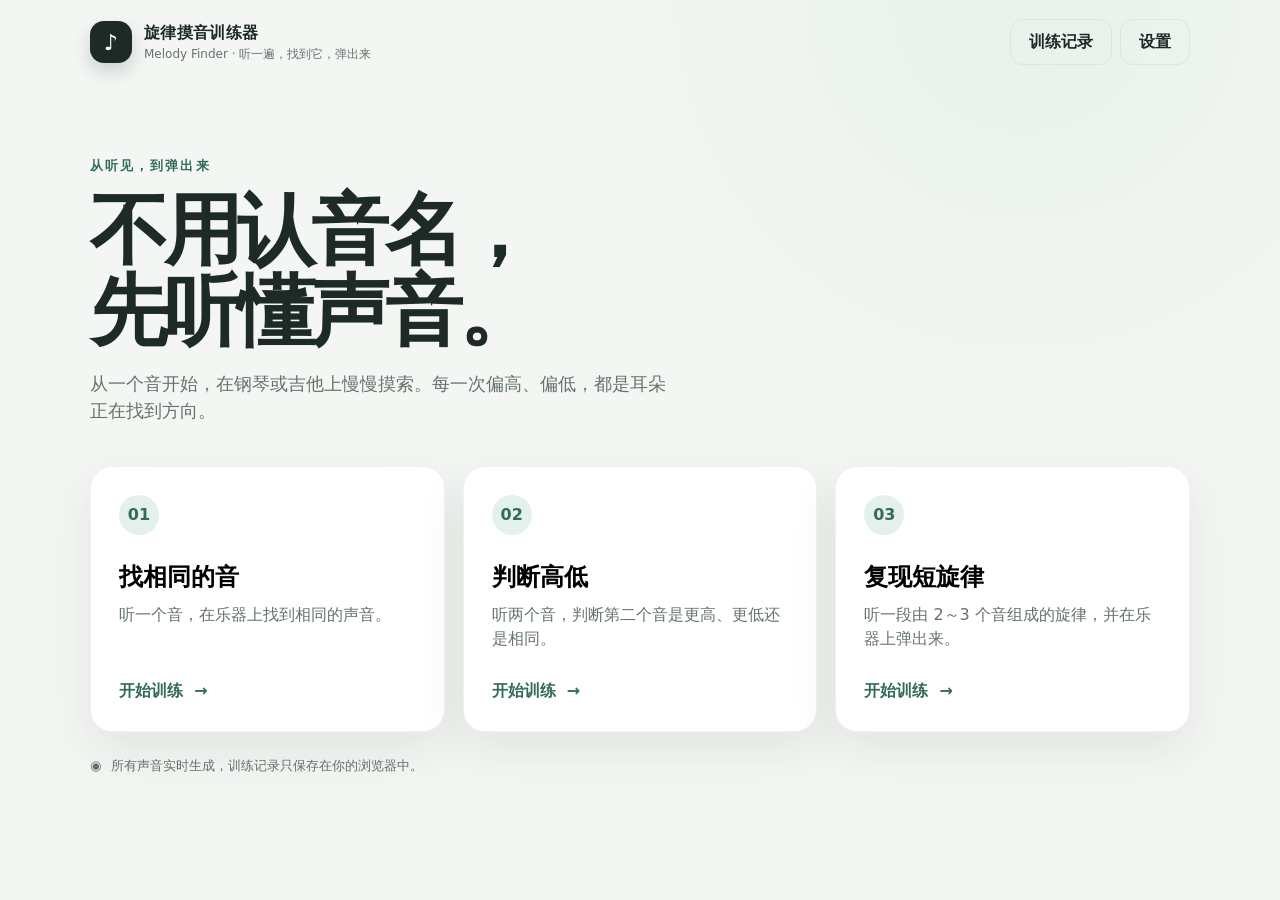
<file: apps/初级练耳/index.html>
<!doctype html>
<html lang="zh-CN">
<head>
  <meta charset="utf-8">
  <meta name="viewport" content="width=device-width,initial-scale=1">
  <meta name="description" content="面向零基础学习者的离线旋律听辨训练工具">
  <title>旋律摸音训练器 · Melody Finder</title>
  <style>
    :root{--bg:#f4f6f3;--paper:#fff;--ink:#1d2a25;--muted:#65736d;--line:#dfe6e1;--brand:#326b58;--brand2:#e4f0eb;--accent:#d8864b;--good:#247153;--bad:#a64e46;--shadow:0 18px 48px rgba(35,55,46,.09);--radius:22px}
    *{box-sizing:border-box}html{scroll-behavior:smooth}body{margin:0;min-height:100vh;background:radial-gradient(circle at 80% 0,#e8f1eb 0,transparent 28rem),var(--bg);color:var(--ink);font-family:ui-rounded,"SF Pro Rounded","PingFang SC","Microsoft YaHei",system-ui,sans-serif;line-height:1.5}
    button,input,select{font:inherit}button{border:0;cursor:pointer}.hidden{display:none!important}
    .app{width:min(1100px,calc(100% - 32px));margin:auto;min-height:100vh;padding-bottom:48px}
    header{height:84px;display:flex;align-items:center;justify-content:space-between;gap:18px}.brand{display:flex;align-items:center;gap:12px}.brand-mark{width:42px;height:42px;border-radius:14px;background:var(--ink);color:#fff;display:grid;place-items:center;font-size:22px;box-shadow:0 8px 18px rgba(29,42,37,.18)}.brand-name{font-weight:800;letter-spacing:.02em}.brand-sub{font-size:12px;color:var(--muted)}.top-actions{display:flex;gap:8px;flex-wrap:wrap;justify-content:flex-end}
    .btn{min-height:44px;padding:10px 18px;border-radius:13px;background:#eef1ef;color:var(--ink);font-weight:700;transition:.18s transform,.18s background,.18s box-shadow}.btn:hover{background:#e4e9e6}.btn:active{transform:translateY(1px)}.btn:focus-visible,.mode-card:focus-visible,.key:focus-visible,.fret:focus-visible{outline:3px solid rgba(50,107,88,.28);outline-offset:3px}.btn.primary{background:var(--brand);color:#fff;box-shadow:0 8px 18px rgba(50,107,88,.18)}.btn.primary:hover{background:#285d4b}.btn.ghost{background:transparent;border:1px solid var(--line)}.btn.danger{color:var(--bad)}.btn:disabled{opacity:.45;cursor:not-allowed;transform:none}.icon-btn{padding:9px 12px}
    main{animation:fade .25s ease}.hero{padding:72px 0 42px;max-width:760px}.eyebrow{font-size:13px;text-transform:uppercase;letter-spacing:.16em;color:var(--brand);font-weight:800}.hero h1{font-size:clamp(42px,7vw,78px);line-height:1.04;letter-spacing:-.055em;margin:14px 0 18px}.hero p{color:var(--muted);font-size:18px;margin:0;max-width:580px}
    .mode-grid{display:grid;grid-template-columns:repeat(3,1fr);gap:18px}.mode-card{position:relative;text-align:left;background:var(--paper);border:1px solid rgba(29,42,37,.06);border-radius:var(--radius);padding:28px;min-height:260px;display:flex;flex-direction:column;box-shadow:var(--shadow);transition:.22s transform,.22s box-shadow}.mode-card:hover{transform:translateY(-4px);box-shadow:0 24px 56px rgba(35,55,46,.13)}.mode-num{width:40px;height:40px;border-radius:50%;display:grid;place-items:center;background:var(--brand2);color:var(--brand);font-weight:900}.mode-card h2{font-size:24px;margin:24px 0 8px}.mode-card p{color:var(--muted);margin:0 0 28px}.card-go{margin-top:auto;color:var(--brand);font-weight:800}.home-note{display:flex;gap:10px;align-items:center;color:var(--muted);font-size:13px;margin-top:24px}
    .intro{max-width:700px;margin:55px auto;background:var(--paper);padding:44px;border-radius:28px;box-shadow:var(--shadow);text-align:center}.intro-icon{width:72px;height:72px;border-radius:24px;margin:auto;display:grid;place-items:center;background:var(--brand2);font-size:34px}.intro h1{font-size:34px;margin:22px 0 10px}.intro p{color:var(--muted);font-size:17px}.setting-summary{display:flex;justify-content:center;gap:8px;flex-wrap:wrap;margin:24px 0 30px}.pill{padding:7px 12px;border-radius:999px;background:#f0f3f1;color:#53625b;font-size:13px;font-weight:700}.intro-actions{display:flex;justify-content:center;gap:10px}
    .train-head{background:var(--paper);padding:18px 22px;border-radius:18px;margin:18px 0 14px;box-shadow:0 8px 24px rgba(35,55,46,.06)}.progress-row{display:flex;align-items:center;justify-content:space-between;gap:16px}.progress-label{font-weight:800}.mode-label{color:var(--muted);font-size:13px}.progress-track{height:7px;background:#e7ece9;border-radius:99px;margin-top:12px;overflow:hidden}.progress-fill{height:100%;background:var(--brand);width:0;transition:width .35s ease;border-radius:99px}
    .question-card{background:var(--paper);border-radius:var(--radius);padding:28px;box-shadow:var(--shadow)}.question-top{text-align:center}.question-top h1{font-size:27px;margin:0 0 6px}.question-top p{color:var(--muted);margin:0}.play-row{display:flex;justify-content:center;gap:10px;margin:22px 0}.sound-btn{min-width:170px}.sound-wave{display:inline-block;margin-right:8px}.is-playing .sound-wave{animation:pulse .55s ease infinite alternate}
    .direction-actions{display:flex;justify-content:center;gap:12px;margin:28px auto 14px}.direction-btn{width:190px;padding:22px 12px;background:#f2f5f3;border:2px solid transparent;border-radius:17px;font-weight:800;font-size:16px}.direction-btn:hover{border-color:#b9cec4}.direction-btn span{display:block;font-size:28px;color:var(--brand);margin-bottom:4px}
    .feedback{min-height:58px;margin:18px auto 6px;max-width:680px;padding:14px 18px;border-radius:14px;background:#f3f5f4;color:var(--muted);text-align:center;font-weight:700;display:flex;align-items:center;justify-content:center}.feedback.good{background:#e5f3ed;color:var(--good);animation:pop .3s ease}.feedback.bad{background:#f8eae8;color:var(--bad);animation:shake .3s ease}.feedback.info{background:#eef2f0;color:#506159}.question-actions{display:flex;justify-content:center;gap:9px;flex-wrap:wrap;margin-top:16px}
    .visual-direction{height:92px;max-width:280px;margin:12px auto;display:flex;justify-content:center;align-items:center;gap:72px;position:relative}.visual-direction:before{content:"";position:absolute;width:150px;height:1px;background:var(--line);transform:rotate(var(--tilt,0deg))}.pitch-dot{width:18px;height:18px;border-radius:50%;background:var(--brand);z-index:1;box-shadow:0 0 0 7px var(--brand2)}.pitch-dot.second{transform:translateY(var(--offset,0px))}
    .melody-slots{display:flex;align-items:center;justify-content:center;gap:15px;margin:24px 0 12px}.note-slot{width:54px;height:54px;border-radius:50%;border:2px dashed #becbc5;display:grid;place-items:center;color:#91a098;font-weight:800}.note-slot.filled{background:var(--brand2);border-style:solid;border-color:#8cb4a4;color:var(--brand)}.note-slot.wrong{background:#f8eae8;border-color:#d8958e;color:var(--bad)}.note-slot.right{background:#e3f3eb;border-color:#78aa96;color:var(--good)}.slot-caption{text-align:center;color:var(--muted);font-size:13px}.compare-row{display:flex;justify-content:center;gap:8px;margin:10px 0}.compare-token{padding:6px 11px;border-radius:99px;background:#f1f3f2;font-size:13px;font-weight:700}
    .instrument-wrap{margin-top:26px;padding-top:23px;border-top:1px solid var(--line)}.instrument-head{display:flex;align-items:center;justify-content:space-between;margin-bottom:14px}.instrument-head strong{font-size:16px}.instrument-help{font-size:13px;color:var(--muted)}
    .piano-scroll{overflow-x:auto;padding:8px 3px 15px}.piano{width:480px;height:240px;position:relative;margin:auto;display:flex;user-select:none}.white-key{position:relative;width:60px;height:230px;background:linear-gradient(#fff,#f8f8f4);border:1px solid #9ca7a1;border-left:0;border-radius:0 0 9px 9px;z-index:1;color:var(--muted);display:flex;align-items:flex-end;justify-content:center;padding-bottom:14px}.white-key:first-child{border-left:1px solid #9ca7a1}.black-key{position:absolute;width:38px;height:142px;background:linear-gradient(145deg,#26322d,#0f1512);border-radius:0 0 7px 7px;z-index:2;color:#fff;align-items:flex-end;justify-content:center;padding-bottom:10px;box-shadow:0 6px 8px rgba(0,0,0,.22)}.key{transition:.09s transform,.12s background}.key:hover{filter:brightness(.97)}.key.pressed{transform:translateY(3px);filter:brightness(.9)}.key.hint{background:#e1b36f!important;box-shadow:inset 0 0 0 4px #ca8243}.key.selected{background:#d8e9e1!important}.key.correct{background:#8fc4ad!important;box-shadow:inset 0 0 0 4px #4b8a70}.key.wrong-key{background:#dca39d!important}.note-name{font-size:12px;font-weight:800}.black-key .note-name{font-size:10px}.keyboard-tip{text-align:center;color:var(--muted);font-size:12px;margin-top:-5px}
    .fretboard-wrap{overflow-x:auto;padding:6px 0 14px}.fretboard{min-width:640px;background:linear-gradient(#8c603f,#71472e);border-radius:16px;padding:28px 22px 22px;position:relative;box-shadow:inset 0 0 18px rgba(42,20,8,.25)}.string-line{height:4px;background:linear-gradient(#f2f0e8,#9b9a91,#f9f7ef);position:absolute;left:22px;right:22px;top:54px;box-shadow:0 2px 2px rgba(0,0,0,.25)}.frets{display:grid;grid-template-columns:.72fr repeat(var(--frets),1fr);position:relative}.fret{height:86px;border-right:4px solid rgba(222,217,197,.78);background:transparent;color:#fff;position:relative}.fret:first-child{border-left:0}.fret:hover{background:rgba(255,255,255,.09)}.fret:after{content:"";width:21px;height:21px;border-radius:50%;background:transparent;position:absolute;top:17px;left:50%;transform:translate(-50%,-50%);transition:.15s}.fret.pressed:after,.fret.selected:after{background:#efc675;box-shadow:0 2px 8px #44210f}.fret.correct:after,.fret.hint:after{background:#9ad2b8;box-shadow:0 0 0 5px rgba(154,210,184,.26)}.fret.wrong-key:after{background:#e49a91}.fret-label{position:absolute;bottom:5px;left:50%;transform:translateX(-50%);font-size:12px;color:#f1dfd2;white-space:nowrap}
    .results{max-width:820px;margin:30px auto}.result-hero{text-align:center;background:var(--paper);padding:38px;border-radius:26px;box-shadow:var(--shadow)}.score-ring{width:132px;height:132px;border-radius:50%;margin:5px auto 18px;display:grid;place-items:center;background:conic-gradient(var(--brand) var(--score),#e5ebe7 0);position:relative}.score-ring:before{content:"";position:absolute;inset:10px;background:#fff;border-radius:50%}.score-ring strong{z-index:1;font-size:32px}.result-hero h1{margin:0 0 6px}.result-hero p{color:var(--muted);margin:0}.stat-grid{display:grid;grid-template-columns:repeat(3,1fr);gap:12px;margin:16px 0}.stat{background:var(--paper);border-radius:17px;padding:18px}.stat small{display:block;color:var(--muted);margin-bottom:5px}.stat strong{font-size:24px}.result-actions{display:flex;justify-content:center;gap:9px;flex-wrap:wrap;margin-top:20px}
    .empty{text-align:center;color:var(--muted);padding:54px 12px}.history{max-width:900px;margin:28px auto}.page-title{display:flex;justify-content:space-between;align-items:end;gap:12px;margin:32px 0 18px}.page-title h1{margin:0;font-size:36px}.page-title p{margin:5px 0 0;color:var(--muted)}.history-list{display:grid;gap:10px}.history-item{display:grid;grid-template-columns:1.3fr 1fr .8fr .7fr .7fr .8fr;align-items:center;gap:10px;background:var(--paper);padding:17px 20px;border-radius:15px}.history-item.header{background:transparent;color:var(--muted);font-size:12px;padding-block:4px}.history-item strong{color:var(--brand)}
    .modal-backdrop{position:fixed;inset:0;background:rgba(16,27,22,.5);backdrop-filter:blur(4px);display:grid;place-items:center;padding:18px;z-index:20}.modal{background:var(--paper);border-radius:24px;width:min(620px,100%);max-height:calc(100vh - 36px);overflow:auto;box-shadow:0 30px 80px rgba(0,0,0,.25);animation:pop .2s ease}.modal-head{position:sticky;top:0;background:rgba(255,255,255,.96);padding:22px 24px 15px;display:flex;justify-content:space-between;align-items:center;z-index:1;border-bottom:1px solid var(--line)}.modal-head h2{margin:0}.modal-body{padding:20px 24px 26px}.setting-group{margin-bottom:23px}.setting-group>label,.setting-title{display:block;font-size:14px;font-weight:800;margin-bottom:9px}.segmented{display:flex;gap:7px;flex-wrap:wrap}.segmented label{position:relative}.segmented input{position:absolute;opacity:0;pointer-events:none}.segmented span{display:block;padding:9px 14px;background:#f0f3f1;border:2px solid transparent;border-radius:11px;font-size:14px;cursor:pointer}.segmented input:checked+span{border-color:var(--brand);background:var(--brand2);color:var(--brand);font-weight:800}.segmented input:focus-visible+span{outline:3px solid rgba(50,107,88,.25)}.range-row{display:flex;align-items:center;gap:12px}.range-row input{flex:1;accent-color:var(--brand)}.notice{position:fixed;left:50%;bottom:24px;transform:translateX(-50%);background:var(--ink);color:#fff;padding:11px 17px;border-radius:11px;z-index:50;box-shadow:var(--shadow);font-size:13px}
    @keyframes fade{from{opacity:0;transform:translateY(5px)}}@keyframes pop{50%{transform:scale(1.02)}}@keyframes shake{25%{transform:translateX(-4px)}75%{transform:translateX(4px)}}@keyframes pulse{to{opacity:.35}}
    @media(max-width:780px){.app{width:min(100% - 20px,1100px)}header{height:auto;padding:16px 0;align-items:flex-start}.brand-sub{display:none}.top-actions .btn{font-size:0;padding:10px 12px}.top-actions .btn:before{font-size:18px}.top-actions [data-action="home"]::before{content:"⌂"}.top-actions [data-action="history"]::before{content:"◷"}.top-actions [data-action="settings"]::before{content:"⚙"}.hero{padding:42px 4px 30px}.mode-grid{grid-template-columns:1fr}.mode-card{min-height:220px}.question-card{padding:22px 14px}.direction-actions{flex-direction:column}.direction-btn{width:100%;padding:14px}.direction-btn span{display:inline;margin-right:8px}.stat-grid{grid-template-columns:repeat(2,1fr)}.history-item{grid-template-columns:1fr 1fr}.history-item.header{display:none}.history-item span:nth-child(n+5){display:none}.intro{padding:30px 20px;margin:28px auto}.instrument-head{align-items:flex-start;flex-direction:column}.page-title h1{font-size:30px}}
    @media(prefers-reduced-motion:reduce){*{animation-duration:.01ms!important;transition-duration:.01ms!important;scroll-behavior:auto!important}}
  </style>
</head>
<body>
  <div class="app">
    <header>
      <div class="brand"><div class="brand-mark" aria-hidden="true">♪</div><div><div class="brand-name">旋律摸音训练器</div><div class="brand-sub">Melody Finder · 听一遍，找到它，弹出来</div></div></div>
      <nav class="top-actions" aria-label="主要导航">
        <button class="btn ghost hidden" data-action="home">返回首页</button>
        <button class="btn ghost" data-action="history">训练记录</button>
        <button class="btn ghost" data-action="settings">设置</button>
      </nav>
    </header>
    <main id="main"></main>
  </div>
  <div id="modalRoot"></div><div id="notice" class="notice hidden" role="status"></div>
  <script>
  (()=>{'use strict';
    const STORAGE={settings:'melodyFinder.settings.v1',history:'melodyFinder.history.v1'};
    const DEFAULTS={instrument:'piano',questionCount:10,playbackSpeed:'normal',hintEnabled:true,difficulty:1,octaveRange:1,autoNext:false,showNoteNames:false,volume:.7,melodyLength:2,guitarString:2,guitarMaxFret:5};
    const DIFFICULTIES={1:{name:'入门',pianoNotes:[60,62]},2:{name:'基础',pianoNotes:[60,62,64]},3:{name:'进阶',pianoNotes:[60,62,64,67,69]}};
    const OPEN_STRINGS={1:64,2:59,3:55};
    const MODE_INFO={singleMatch:{name:'找相同的音',desc:'听一个音，在乐器上找到相同的声音。',icon:'◎'},pitchDirection:{name:'判断高低',desc:'听两个音，判断第二个音是更高、更低还是相同。',icon:'↕'},melodyRepeat:{name:'复现短旋律',desc:'听一段由 2～3 个音组成的旋律，并在乐器上弹出来。',icon:'♫'}};
    const NOTE_NAMES=['C','C♯','D','D♯','E','F','F♯','G','G♯','A','A♯','B'];
    const el={main:document.querySelector('#main'),modal:document.querySelector('#modalRoot'),notice:document.querySelector('#notice'),homeBtn:document.querySelector('[data-action="home"]')};
    let settings=load(STORAGE.settings,DEFAULTS),history=load(STORAGE.history,[]),audioCtx=null,master=null,compressor=null,hammerBuffer=null,activeNodes=[],playToken=0,noticeTimer;
    let state={view:'home',mode:null,totalQuestions:0,currentQuestionIndex:0,targetNotes:[],userNotes:[],attempts:0,replayCount:0,startTime:0,status:'idle',usedAnswerReveal:false,previousTarget:'',questionResults:[],totalAttempts:0,totalReplays:0,directionWrong:0,started:false,playing:false,lastInput:null,comparison:[]};

    function load(key,fallback){try{const x=localStorage.getItem(key);if(!x)return Array.isArray(fallback)?[]:{...fallback};const parsed=JSON.parse(x);return Array.isArray(fallback)?(Array.isArray(parsed)?parsed:[]):{...fallback,...parsed}}catch(e){return Array.isArray(fallback)?[]:{...fallback}}}
    function save(key,value){try{localStorage.setItem(key,JSON.stringify(value));return true}catch(e){showNotice('当前浏览器无法保存训练记录，但不影响本次训练。');return false}}
    function showNotice(text){el.notice.textContent=text;el.notice.classList.remove('hidden');clearTimeout(noticeTimer);noticeTimer=setTimeout(()=>el.notice.classList.add('hidden'),2800)}
    function noteName(m){return NOTE_NAMES[m%12]+(Math.floor(m/12)-1)}
    function modeName(){return MODE_INFO[state.mode]?.name||''}
    function difficultyName(){return DIFFICULTIES[settings.difficulty].name}
    function escapeHtml(s){return String(s).replace(/[&<>"']/g,c=>({'&':'&amp;','<':'&lt;','>':'&gt;','"':'&quot;',"'":'&#39;'}[c]))}
    function setView(view){state.view=view;el.homeBtn.classList.toggle('hidden',view==='home');render()}

    function render(){stopPlayback();if(state.view==='home')renderHome();else if(state.view==='intro')renderIntro();else if(state.view==='training')renderTraining();else if(state.view==='results')renderResults();else if(state.view==='history')renderHistory();}
    function renderHome(){el.main.innerHTML=`<section class="hero"><div class="eyebrow">从听见，到弹出来</div><h1>不用认音名，<br>先听懂声音。</h1><p>从一个音开始，在钢琴或吉他上慢慢摸索。每一次偏高、偏低，都是耳朵正在找到方向。</p></section><section class="mode-grid" aria-label="训练模式">${Object.entries(MODE_INFO).map(([id,m],i)=>`<button class="mode-card" data-mode="${id}"><span class="mode-num">0${i+1}</span><h2>${m.name}</h2><p>${m.desc}</p><span class="card-go">开始训练&nbsp; →</span></button>`).join('')}</section><div class="home-note"><span>◉</span><span>所有声音实时生成，训练记录只保存在你的浏览器中。</span></div>`;el.main.querySelectorAll('[data-mode]').forEach(b=>b.onclick=()=>chooseMode(b.dataset.mode))}
    function chooseMode(mode){state.mode=mode;state.started=false;setView('intro')}
    function renderIntro(){const m=MODE_INFO[state.mode];el.main.innerHTML=`<section class="intro"><div class="intro-icon">${m.icon}</div><h1>${m.name}</h1><p>${m.desc}<br>${state.mode==='melodyRepeat'?'第一个音会先给出，跟着耳朵找到后面的音。':'可以不限次数重听，慢慢比较。'}</p><div class="setting-summary"><span class="pill">${settings.instrument==='piano'?'钢琴':'第 '+settings.guitarString+' 弦吉他'}</span><span class="pill">${settings.octaveRange} 个八度</span><span class="pill">${settings.questionCount} 题</span><span class="pill">${difficultyName()}</span><span class="pill">${settings.playbackSpeed==='slow'?'慢速':'正常速度'}</span>${state.mode==='melodyRepeat'?`<span class="pill">${settings.melodyLength} 个音</span>`:''}</div><div class="intro-actions"><button class="btn ghost" data-back>返回</button><button class="btn primary" data-begin>启用声音并开始</button></div></section>`;el.main.querySelector('[data-back]').onclick=()=>setView('home');el.main.querySelector('[data-begin]').onclick=startTraining}

    async function initAudio(){if(!window.AudioContext&&!window.webkitAudioContext)throw new Error('unsupported');if(!audioCtx){audioCtx=new (window.AudioContext||window.webkitAudioContext)();master=audioCtx.createGain();compressor=audioCtx.createDynamicsCompressor();compressor.threshold.value=-20;compressor.knee.value=18;compressor.ratio.value=3;compressor.attack.value=.004;compressor.release.value=.22;master.gain.value=settings.volume;master.connect(compressor);compressor.connect(audioCtx.destination);hammerBuffer=audioCtx.createBuffer(1,Math.ceil(audioCtx.sampleRate*.035),audioCtx.sampleRate);const data=hammerBuffer.getChannelData(0);for(let i=0;i<data.length;i++)data[i]=(Math.random()*2-1)*Math.pow(1-i/data.length,3)}if(audioCtx.state==='suspended')await audioCtx.resume()}
    async function startTraining(){try{await initAudio()}catch(e){showNotice('当前浏览器不支持所需的音频功能，请使用最新版 Chrome、Edge 或 Safari。');return}state={...state,view:'training',totalQuestions:+settings.questionCount,currentQuestionIndex:0,questionResults:[],totalAttempts:0,totalReplays:0,previousTarget:'',started:true};el.homeBtn.classList.remove('hidden');createNewQuestion()}
    function midiToFrequency(m){return 440*Math.pow(2,(m-69)/12)}
    function stopPlayback(){playToken++;activeNodes.forEach(n=>{try{n.stop()}catch(e){}});activeNodes=[];state.playing=false}
    function soundNote(midi,duration=.5,when=null,token=playToken){if(!audioCtx||token!==playToken)return;const t=when??audioCtx.currentTime,base=midiToFrequency(midi),tail=Math.max(.72,duration*1.65);[[1,1,0],[2,.32,-1.4],[3,.14,1.1],[4,.065,-.7],[5,.028,.6]].forEach(([ratio,level,detune])=>{const osc=audioCtx.createOscillator(),gain=audioCtx.createGain();osc.type='sine';osc.frequency.value=base*ratio;osc.detune.value=detune;const peak=.19*level*Math.min(1.08,Math.pow(440/base,.08));gain.gain.setValueAtTime(.0001,t);gain.gain.exponentialRampToValueAtTime(Math.max(.0001,peak),t+.008+ratio*.0015);gain.gain.exponentialRampToValueAtTime(Math.max(.0001,peak*.34),t+.12);gain.gain.exponentialRampToValueAtTime(.0001,t+tail/(1+(ratio-1)*.16));osc.connect(gain);gain.connect(master);osc.start(t);osc.stop(t+tail+.04);activeNodes.push(osc)});if(hammerBuffer){const hit=audioCtx.createBufferSource(),filter=audioCtx.createBiquadFilter(),gain=audioCtx.createGain();hit.buffer=hammerBuffer;filter.type='bandpass';filter.frequency.value=Math.min(5200,1500+base*3.5);filter.Q.value=.65;gain.gain.setValueAtTime(.014,t);gain.gain.exponentialRampToValueAtTime(.0001,t+.035);hit.connect(filter);filter.connect(gain);gain.connect(master);hit.start(t);hit.stop(t+.04);activeNodes.push(hit)}}
    async function playSequence(notes,isReplay=false){if(state.playing)return;await initAudio();stopPlayback();const token=playToken;state.playing=true;if(isReplay){state.replayCount++;state.totalReplays++;updateLiveMeta()}const duration=settings.playbackSpeed==='slow'?.8:.5,gap=.22;notes.forEach((n,i)=>soundNote(n,duration,audioCtx.currentTime+.06+i*(duration+gap),token));updatePlayButtons(true);setTimeout(()=>{if(token===playToken){state.playing=false;activeNodes=[];updatePlayButtons(false)}},(notes.length*(duration+gap)+.1)*1000)}
    function playInstrumentNote(midi){initAudio().then(()=>{const token=playToken;soundNote(midi,.68,audioCtx.currentTime,token)}).catch(()=>{})}
    function updatePlayButtons(on){document.querySelectorAll('[data-play-question]').forEach(b=>{b.disabled=on;b.classList.toggle('is-playing',on);b.innerHTML=on?'<span class="sound-wave">)))</span> 正在播放':'<span class="sound-wave">◖</span> 再听一次'});document.querySelectorAll('[data-play-answer]').forEach(b=>b.disabled=on)}
    function updateLiveMeta(){const m=document.querySelector('[data-live-meta]');if(m)m.textContent=`尝试 ${state.attempts} 次 · 重播 ${state.replayCount} 次`}

    function getAvailableNotes(){const octaves=+settings.octaveRange||1;if(settings.instrument==='piano'){const base=DIFFICULTIES[settings.difficulty].pianoNotes,notes=[];for(let o=0;o<octaves;o++)base.forEach(n=>notes.push(n+o*12));if(octaves===2)notes.push(84);return[...new Set(notes)].sort((a,b)=>a-b)}const open=OPEN_STRINGS[settings.guitarString],patterns={1:[0,2],2:[0,2,4],3:[0,2,4,5,7]},notes=[];for(let o=0;o<octaves;o++)patterns[settings.difficulty].forEach(f=>notes.push(open+f+o*12));if(octaves===2)notes.push(open+24);return[...new Set(notes)].sort((a,b)=>a-b)}
    function sameTarget(a,b){return a.join(',')===b}
    function pick(arr){return arr[Math.floor(Math.random()*arr.length)]}
    function createNewQuestion(){stopPlayback();state.currentQuestionIndex++;state.userNotes=[];state.attempts=0;state.replayCount=0;state.directionWrong=0;state.usedAnswerReveal=false;state.status='listening';state.startTime=Date.now();state.lastInput=null;state.comparison=[];let target,tries=0;do{target=generateTarget()}while(sameTarget(target,state.previousTarget)&&++tries<12);state.targetNotes=target;state.previousTarget=target.join(',');if(state.mode==='melodyRepeat')state.userNotes=[target[0]];renderTraining();setTimeout(()=>playSequence(target,false),180)}
    function generateTarget(){const notes=getAvailableNotes();if(state.mode==='singleMatch')return[pick(notes)];if(state.mode==='pitchDirection'){let kind;const r=Math.random();kind=r<.4?'higher':r<.8?'lower':'same';if(state.previousTarget){const prev=directionOf(state.previousTarget.split(',').map(Number));if(prev===kind&&Math.random()<.7)kind=pick(['higher','lower','same'].filter(x=>x!==prev))}if(kind==='same'){const n=pick(notes);return[n,n]}const sorted=notes.slice().sort((a,b)=>a-b),lo=pick(sorted.slice(0,-1)),hi=pick(sorted.filter(n=>n>lo));return kind==='higher'?[lo,hi]:[hi,lo]}
      const len=+settings.melodyLength;for(let tries=0;tries<30;tries++){let first=Math.random()<.5?notes[0]:pick(notes),seq=[first];while(seq.length<len){const last=seq[seq.length-1],near=notes.filter(n=>Math.abs(n-last)<=5),idx=near.indexOf(last),options=[near[idx-1],near[idx],near[idx+1]].filter(n=>n!=null);seq.push(pick(options.length?options:[last]))}if(len===2||new Set(seq).size>1)return seq}return len===2?[notes[0],notes[1]||notes[0]]:[notes[0],notes[1]||notes[0],notes[0]]}
    function directionOf(notes){return notes[1]>notes[0]?'higher':notes[1]<notes[0]?'lower':'same'}

    function renderTraining(){const pct=((state.currentQuestionIndex-1)/state.totalQuestions)*100;let prompt=state.mode==='singleMatch'?'请听目标音，然后在乐器上找到相同的声音。':state.mode==='pitchDirection'?'第二个音相对于第一个音，是更高、更低，还是相同？':`第一个音已经给出，请找到后面的 ${settings.melodyLength-1} 个音。`;
      el.main.innerHTML=`<section class="train-head"><div class="progress-row"><div><div class="progress-label">第 ${state.currentQuestionIndex} / ${state.totalQuestions} 题</div><div class="mode-label">${modeName()} · ${difficultyName()}</div></div><div class="mode-label" data-live-meta>尝试 ${state.attempts} 次 · 重播 ${state.replayCount} 次</div></div><div class="progress-track"><div class="progress-fill" style="width:${pct}%"></div></div></section><section class="question-card"><div class="question-top"><h1>${state.mode==='singleMatch'?'找到它':state.mode==='pitchDirection'?'听音高方向':'弹出这段旋律'}</h1><p>${prompt}</p></div><div class="play-row"><button class="btn primary sound-btn" data-play-question><span class="sound-wave">◖</span> 再听一次</button></div><div id="answerArea">${renderAnswerArea()}</div><div id="feedback" class="feedback info">先专心听一遍，再开始作答。</div><div id="questionActions" class="question-actions">${renderQuestionActions()}</div>${state.mode==='pitchDirection'?'':`<div class="instrument-wrap">${renderInstrument()}</div>`}</section>`;
      bindTraining();if(state.mode==='melodyRepeat')markInstrument(state.targetNotes[0],'hint')}
    function renderAnswerArea(){if(state.mode==='singleMatch')return'';if(state.mode==='pitchDirection')return`<div class="direction-actions"><button class="direction-btn" data-direction="higher"><span>↑</span>第二个音更高</button><button class="direction-btn" data-direction="lower"><span>↓</span>第二个音更低</button><button class="direction-btn" data-direction="same"><span>＝</span>两个音相同</button></div><div id="directionVisual"></div>`;return`<div class="melody-slots">${Array.from({length:+settings.melodyLength},(_,i)=>{const n=state.userNotes[i];return`<div class="note-slot ${n!=null?'filled':''}" data-slot="${i}">${i===0?'♪':n!=null?i+1:'○'}</div>`}).join('')}</div><div class="slot-caption">${state.userNotes.length<settings.melodyLength?'点击乐器，依次填入音符':'已填满，可以播放或提交答案'}</div>`}
    function renderQuestionActions(){if(state.mode==='singleMatch')return`<button class="btn ghost" data-reveal>显示答案</button>`;if(state.mode==='pitchDirection')return`<button class="btn ghost hidden" data-reveal>查看答案</button>`;return`<button class="btn ghost" data-delete ${state.userNotes.length<=1?'disabled':''}>删除上一个</button><button class="btn ghost" data-clear ${state.userNotes.length<=1?'disabled':''}>清空重来</button><button class="btn ghost" data-play-answer ${state.userNotes.length<2?'disabled':''}>播放我的答案</button><button class="btn primary" data-submit ${state.userNotes.length<settings.melodyLength?'disabled':''}>提交答案</button>`}
    function renderInstrument(){return`<div class="instrument-head"><div><strong>${settings.instrument==='piano'?'虚拟钢琴':'单弦吉他 · 第 '+settings.guitarString+' 弦'}</strong><div class="instrument-help">${settings.instrument==='piano'?'不用看音名，跟着声音寻找。':'向右音更高，向左音更低。'}</div></div><span class="pill">${settings.showNoteNames?'音名已显示':'音名已隐藏'}</span></div>${settings.instrument==='piano'?renderPiano():renderGuitar()}`}
    function renderPiano(){const end=60+(+settings.octaveRange||1)*12,whites=[],blacks=[];for(let m=60;m<=end;m++){if([0,2,4,5,7,9,11].includes(m%12))whites.push(m);else if(m<end)blacks.push(m)}const width=whites.length*60;return`<div class="piano-scroll"><div class="piano" style="width:${width}px" aria-label="C4 到 ${noteName(end)} 虚拟钢琴">${whites.map(m=>`<button class="white-key key" data-midi="${m}" aria-label="琴键 ${noteName(m)}">${settings.showNoteNames?`<span class="note-name">${noteName(m)}</span>`:''}</button>`).join('')}${blacks.map(m=>{const x=whites.filter(w=>w<m).length*60-19;return`<button class="black-key key" style="left:${x}px" data-midi="${m}" aria-label="琴键 ${noteName(m)}">${settings.showNoteNames?`<span class="note-name">${NOTE_NAMES[m%12]}</span>`:''}</button>`}).join('')}</div></div><div class="keyboard-tip">${settings.octaveRange===1?'也可使用 A W S E D F T G Y H U J K 键弹奏':'键盘可横向滚动；电脑键盘快捷键对应第一个八度'}</div>`}
    function renderGuitar(){const open=OPEN_STRINGS[settings.guitarString],max=(+settings.octaveRange||1)*12;return`<div class="fretboard-wrap"><div class="fretboard" style="--frets:${max};min-width:${Math.max(640,90+max*66)}px"><div class="string-line"></div><div class="frets">${Array.from({length:max+1},(_,f)=>`<button class="fret key" data-midi="${open+f}" aria-label="第 ${f} 品，${noteName(open+f)}"><span class="fret-label">${f===0?'空弦':f+' 品'}${settings.showNoteNames?' · '+noteName(open+f):''}</span></button>`).join('')}</div></div></div>`}
    function bindTraining(){document.querySelector('[data-play-question]').onclick=()=>playSequence(state.targetNotes,true);document.querySelectorAll('[data-midi]').forEach(k=>k.onclick=()=>instrumentInput(+k.dataset.midi,k));document.querySelectorAll('[data-direction]').forEach(b=>b.onclick=()=>checkDirection(b.dataset.direction));const reveal=document.querySelector('[data-reveal]');if(reveal)reveal.onclick=revealAnswer;const del=document.querySelector('[data-delete]');if(del)del.onclick=()=>{if(state.userNotes.length>1)state.userNotes.pop();refreshMelodyUI()};const clear=document.querySelector('[data-clear]');if(clear)clear.onclick=()=>{state.userNotes=[state.targetNotes[0]];state.comparison=[];refreshMelodyUI()};const mine=document.querySelector('[data-play-answer]');if(mine)mine.onclick=()=>playSequence(state.userNotes,false);const submit=document.querySelector('[data-submit]');if(submit)submit.onclick=submitMelody}
    function instrumentInput(midi,key){playInstrumentNote(midi);key.classList.add('pressed');setTimeout(()=>key.classList.remove('pressed'),180);if(state.status==='correct'||state.status==='revealed')return;if(state.mode==='singleMatch')checkSingle(midi);else if(state.mode==='melodyRepeat'&&state.userNotes.length<settings.melodyLength){state.userNotes.push(midi);state.lastInput=midi;markInstrument(midi,'selected');refreshMelodyUI();if(+settings.melodyLength===2)setTimeout(submitMelody,160)}}
    function markInstrument(midi,cls){document.querySelectorAll(`[data-midi="${midi}"]`).forEach(k=>k.classList.add(cls))}
    function setFeedback(text,type='info'){const f=document.querySelector('#feedback');if(!f)return;f.className='feedback '+type;f.textContent=text}
    function checkSingle(midi){state.attempts++;state.totalAttempts++;updateLiveMeta();if(midi===state.targetNotes[0]){markInstrument(midi,'correct');completeQuestion('正确，你找到了相同的音。')}else{markInstrument(midi,'wrong-key');setTimeout(()=>document.querySelectorAll('.wrong-key').forEach(x=>x.classList.remove('wrong-key')),500);const msg=!settings.hintEnabled?'还没有找对，请继续尝试。':midi<state.targetNotes[0]?'这个音偏低，请尝试更高的音。':'这个音偏高，请尝试更低的音。';setFeedback(msg,'bad')}}
    function checkDirection(answer){if(state.status==='correct'||state.status==='revealed')return;state.attempts++;state.totalAttempts++;state.directionWrong++;updateLiveMeta();const correct=directionOf(state.targetNotes);if(answer===correct){const text={higher:'判断正确，第二个音更高。',lower:'判断正确，第二个音更低。',same:'判断正确，两个音相同。'}[correct];showDirectionVisual(correct);completeQuestion(text)}else{let msg='判断不正确，请再听一次。';if(state.directionWrong===2)msg='请重点比较第二个音相对于第一个音的方向。';if(state.directionWrong>=3){msg+=' 现在可以查看答案。';document.querySelector('[data-reveal]').classList.remove('hidden')}setFeedback(msg,'bad')}}
    function showDirectionVisual(dir){const v=document.querySelector('#directionVisual');if(!v)return;const offset=dir==='higher'?-28:dir==='lower'?28:0,tilt=dir==='higher'?-10:dir==='lower'?10:0;v.innerHTML=`<div class="visual-direction" style="--offset:${offset}px;--tilt:${tilt}deg"><i class="pitch-dot"></i><i class="pitch-dot second"></i></div>`}
    function refreshMelodyUI(){const area=document.querySelector('#answerArea'),actions=document.querySelector('#questionActions');area.innerHTML=renderAnswerArea();actions.innerHTML=renderQuestionActions();bindPartialActions();if(state.comparison.length)paintComparison()}
    function bindPartialActions(){const del=document.querySelector('[data-delete]');if(del)del.onclick=()=>{if(state.userNotes.length>1)state.userNotes.pop();state.comparison=[];refreshMelodyUI()};const clear=document.querySelector('[data-clear]');if(clear)clear.onclick=()=>{state.userNotes=[state.targetNotes[0]];state.comparison=[];refreshMelodyUI()};const mine=document.querySelector('[data-play-answer]');if(mine)mine.onclick=()=>playSequence(state.userNotes,false);const submit=document.querySelector('[data-submit]');if(submit)submit.onclick=submitMelody}
    function submitMelody(){if(state.userNotes.length<settings.melodyLength)return;state.attempts++;state.totalAttempts++;updateLiveMeta();state.comparison=state.targetNotes.map((n,i)=>state.userNotes[i]===n?'right':state.userNotes[i]>n?'high':'low');paintComparison();if(state.comparison.every(x=>x==='right')){state.targetNotes.forEach(n=>markInstrument(n,'correct'));completeQuestion('太好了，你按顺序弹出了整段旋律。')}else{setFeedback('还差一点：✓ 正确，↑ 偏高，↓ 偏低。可以修改后再次提交。','bad');document.querySelector('#questionActions').insertAdjacentHTML('beforeend','<button class="btn ghost" data-standard>播放标准旋律</button>');document.querySelector('[data-standard]').onclick=()=>playSequence(state.targetNotes,false)}}
    function paintComparison(){state.comparison.forEach((x,i)=>{const slot=document.querySelector(`[data-slot="${i}"]`);if(slot){slot.classList.remove('filled','right','wrong');slot.classList.add(x==='right'?'right':'wrong');slot.textContent=x==='right'?'✓':x==='high'?'↑':'↓'}})}
    function revealAnswer(){if(state.status==='correct'||state.status==='revealed')return;state.usedAnswerReveal=true;state.status='revealed';state.targetNotes.forEach(n=>markInstrument(n,'correct'));if(state.mode==='pitchDirection'){const d=directionOf(state.targetNotes);showDirectionVisual(d);setFeedback({higher:'答案：第二个音更高。',lower:'答案：第二个音更低。',same:'答案：两个音相同。'}[d],'info')}else{playSequence(state.targetNotes,false);setFeedback(`答案已经在乐器上标出：${settings.showNoteNames?state.targetNotes.map(noteName).join('、'):'请再听一次正确的声音。'}`,'info')}finishQuestionButtons()}
    function completeQuestion(text){state.status='correct';setFeedback(`${text} 尝试 ${state.attempts} 次，用时 ${elapsed()} 秒。`,'good');finishQuestionButtons();if(settings.autoNext)setTimeout(()=>{if(state.view==='training'&&(state.status==='correct'||state.status==='revealed'))nextQuestion()},1000)}
    function elapsed(){return Math.max(.1,(Date.now()-state.startTime)/1000).toFixed(1)}
    function finishQuestionButtons(){const seconds=(Date.now()-state.startTime)/1000;state.questionResults.push({correct:!state.usedAnswerReveal,revealed:state.usedAnswerReveal,attempts:state.attempts,replays:state.replayCount,time:seconds});document.querySelectorAll('.direction-btn').forEach(b=>b.disabled=true);document.querySelector('#questionActions').innerHTML=`${state.mode==='melodyRepeat'?'<button class="btn ghost" data-standard>播放标准旋律</button><button class="btn ghost" data-play-answer>播放我的答案</button>':''}<button class="btn primary" data-next>${state.currentQuestionIndex>=state.totalQuestions?'查看结果':'下一题'}</button>`;document.querySelector('[data-next]').onclick=nextQuestion;const std=document.querySelector('[data-standard]');if(std)std.onclick=()=>playSequence(state.targetNotes,false);const mine=document.querySelector('[data-play-answer]');if(mine)mine.onclick=()=>playSequence(state.userNotes,false)}
    function nextQuestion(){if(state.currentQuestionIndex>=state.totalQuestions)finishTraining();else createNewQuestion()}

    function finishTraining(){const qs=state.questionResults,correct=qs.filter(q=>q.correct).length,revealed=qs.filter(q=>q.revealed).length,avg=qs.reduce((s,q)=>s+q.time,0)/Math.max(1,qs.length),record={id:String(Date.now()),date:new Date().toISOString(),mode:state.mode,instrument:settings.instrument,difficulty:settings.difficulty,questionCount:state.totalQuestions,correctCount:correct,revealedCount:revealed,totalAttempts:state.totalAttempts,replayCount:state.totalReplays,averageTime:+avg.toFixed(1)};history=Array.isArray(history)?history:[];history.push(record);history=history.slice(-100);save(STORAGE.history,history);state.result=record;setView('results')}
    function evaluation(score){if(score>=90)return'非常好，你已经能够比较稳定地完成这一组训练。';if(score>=70)return'表现不错，可以继续巩固当前难度。';if(score>=50)return'你已经开始建立音高感觉，建议继续练习当前难度。';return'不必着急，可以降低难度，多使用高低提示。'}
    function renderResults(){const r=state.result,score=Math.round(r.correctCount/r.questionCount*100);el.main.innerHTML=`<section class="results"><div class="result-hero"><div class="score-ring" style="--score:${score}%"><strong>${score}%</strong></div><h1>这一组完成了</h1><p>${evaluation(score)}</p></div><div class="stat-grid"><div class="stat"><small>完成题数</small><strong>${r.questionCount}</strong></div><div class="stat"><small>独立答对</small><strong>${r.correctCount}</strong></div><div class="stat"><small>查看答案</small><strong>${r.revealedCount}</strong></div><div class="stat"><small>总尝试</small><strong>${r.totalAttempts}</strong></div><div class="stat"><small>总重播</small><strong>${r.replayCount}</strong></div><div class="stat"><small>平均用时</small><strong>${r.averageTime}<small> 秒</small></strong></div></div><div class="result-actions"><button class="btn primary" data-again>再练一组</button>${settings.difficulty>1?'<button class="btn ghost" data-level="down">降低难度</button>':''}${settings.difficulty<3?'<button class="btn ghost" data-level="up">提高难度</button>':''}<button class="btn ghost" data-home>返回首页</button></div></section>`;document.querySelector('[data-again]').onclick=startTraining;document.querySelector('[data-home]').onclick=()=>setView('home');document.querySelectorAll('[data-level]').forEach(b=>b.onclick=()=>{settings.difficulty+=b.dataset.level==='up'?1:-1;save(STORAGE.settings,settings);startTraining()})}
    function renderHistory(){const records=(Array.isArray(history)?history:[]).slice(-10).reverse();el.main.innerHTML=`<section class="history"><div class="page-title"><div><h1>训练记录</h1><p>最近 10 组训练，数据仅保存在此浏览器。</p></div>${records.length?'<button class="btn ghost danger" data-clear-history>清空记录</button>':''}</div>${records.length?`<div class="history-list"><div class="history-item header"><span>日期</span><span>模式</span><span>乐器</span><span>难度</span><span>正确率</span><span>平均用时</span></div>${records.map(r=>`<div class="history-item"><span>${new Date(r.date).toLocaleString('zh-CN',{month:'2-digit',day:'2-digit',hour:'2-digit',minute:'2-digit'})}</span><span>${MODE_INFO[r.mode]?.name||r.mode}</span><span>${r.instrument==='piano'?'钢琴':'吉他'}</span><span>${DIFFICULTIES[r.difficulty]?.name||r.difficulty}</span><strong>${Math.round(r.correctCount/r.questionCount*100)}%</strong><span>${r.averageTime} 秒</span></div>`).join('')}</div>`:'<div class="empty">还没有训练记录。完成第一组练习后，这里会出现你的进步。</div>'}</section>`;const clear=document.querySelector('[data-clear-history]');if(clear)clear.onclick=()=>confirmModal('清空训练记录','确定清空全部训练记录吗？此操作无法撤销。',()=>{history=[];save(STORAGE.history,history);renderHistory()})}

    function openSettings(){const s=settings;el.modal.innerHTML=`<div class="modal-backdrop" data-close-modal><section class="modal" role="dialog" aria-modal="true" aria-labelledby="settingsTitle"><div class="modal-head"><h2 id="settingsTitle">训练设置</h2><button class="btn icon-btn" data-x aria-label="关闭">×</button></div><div class="modal-body"><div class="setting-group"><div class="setting-title">乐器类型</div>${radio('instrument',[['piano','钢琴'],['guitar','吉他']],s.instrument)}</div><div class="setting-group guitar-only ${s.instrument==='guitar'?'':'hidden'}"><div class="setting-title">吉他弦</div>${radio('guitarString',[[1,'第1弦'],[2,'第2弦'],[3,'第3弦']],s.guitarString)}</div><div class="setting-group"><div class="setting-title">音域范围</div>${radio('octaveRange',[[1,'一个八度'],[2,'两个八度']],s.octaveRange)}<div class="instrument-help" style="margin-top:7px">钢琴为 C4–C5 / C4–C6；吉他对应 12 / 24 个品位。</div></div><div class="setting-group"><div class="setting-title">每组题数</div>${radio('questionCount',[[5,'5题'],[10,'10题'],[20,'20题']],s.questionCount)}</div><div class="setting-group"><div class="setting-title">题目难度</div>${radio('difficulty',[[1,'入门 · 2音'],[2,'基础 · 3音'],[3,'进阶 · 5音']],s.difficulty)}</div><div class="setting-group"><div class="setting-title">播放速度</div>${radio('playbackSpeed',[['slow','慢'],['normal','正常']],s.playbackSpeed)}</div><div class="setting-group"><div class="setting-title">短旋律长度</div>${radio('melodyLength',[[2,'两个音'],[3,'三个音']],s.melodyLength)}</div><div class="setting-group"><div class="setting-title">辅助选项</div>${radio('hintEnabled',[[true,'开启高低提示'],[false,'关闭高低提示']],s.hintEnabled)}<div style="height:7px"></div>${radio('showNoteNames',[[false,'隐藏音名'],[true,'显示音名']],s.showNoteNames)}<div style="height:7px"></div>${radio('autoNext',[[false,'手动下一题'],[true,'答对后自动下一题']],s.autoNext)}</div><div class="setting-group"><label for="volume">音量 <span id="volumeValue">${Math.round(s.volume*100)}%</span></label><div class="range-row"><span>◖</span><input id="volume" name="volume" type="range" min="0" max="1" step=".05" value="${s.volume}"><span>◕</span></div></div><button class="btn primary" style="width:100%" data-save-settings>保存设置</button></div></section></div>`;const backdrop=el.modal.querySelector('.modal-backdrop');backdrop.onclick=e=>{if(e.target===backdrop)closeModal()};el.modal.querySelector('[data-x]').onclick=closeModal;el.modal.querySelectorAll('input[name="instrument"]').forEach(x=>x.onchange=()=>el.modal.querySelectorAll('.guitar-only').forEach(g=>g.classList.toggle('hidden',x.value!=='guitar')));el.modal.querySelector('#volume').oninput=e=>el.modal.querySelector('#volumeValue').textContent=Math.round(e.target.value*100)+'%';el.modal.querySelector('[data-save-settings]').onclick=saveSettingsFromModal;setTimeout(()=>el.modal.querySelector('[data-x]').focus(),0)}
    function radio(name,options,value){return`<div class="segmented">${options.map(([v,label])=>`<label><input type="radio" name="${name}" value="${v}" ${String(v)===String(value)?'checked':''}><span>${label}</span></label>`).join('')}</div>`}
    function saveSettingsFromModal(){const value=name=>el.modal.querySelector(`input[name="${name}"]:checked`)?.value;settings={instrument:value('instrument'),guitarString:+value('guitarString')||settings.guitarString,guitarMaxFret:settings.guitarMaxFret,octaveRange:+value('octaveRange')||1,questionCount:+value('questionCount'),difficulty:+value('difficulty'),playbackSpeed:value('playbackSpeed'),melodyLength:+value('melodyLength'),hintEnabled:value('hintEnabled')==='true',showNoteNames:value('showNoteNames')==='true',autoNext:value('autoNext')==='true',volume:+el.modal.querySelector('#volume').value};if(master)master.gain.value=settings.volume;save(STORAGE.settings,settings);closeModal();showNotice('设置已保存');if(state.view==='training'){state.currentQuestionIndex--;createNewQuestion()}else render()}
    function closeModal(){el.modal.innerHTML=''}
    function confirmModal(title,text,onConfirm){el.modal.innerHTML=`<div class="modal-backdrop"><section class="modal" style="max-width:430px" role="alertdialog" aria-modal="true"><div class="modal-body" style="padding:28px"><h2 style="margin-top:0">${title}</h2><p style="color:var(--muted)">${text}</p><div class="question-actions" style="justify-content:flex-end"><button class="btn ghost" data-cancel>取消</button><button class="btn danger" data-confirm>确定</button></div></div></section></div>`;el.modal.querySelector('[data-cancel]').onclick=closeModal;el.modal.querySelector('[data-confirm]').onclick=()=>{closeModal();onConfirm()}}
    function goHome(){if(state.view==='training'&&state.status!=='correct'&&state.status!=='revealed')confirmModal('退出本组训练？','本组训练尚未完成，确定退出吗？',()=>setView('home'));else setView('home')}

    document.querySelector('[data-action="settings"]').onclick=openSettings;document.querySelector('[data-action="history"]').onclick=()=>setView('history');document.querySelector('[data-action="home"]').onclick=goHome;
    document.addEventListener('keydown',e=>{if(e.key==='Escape'&&el.modal.innerHTML){closeModal();return}if(el.modal.innerHTML||state.view!=='training'||/INPUT|SELECT|TEXTAREA/.test(document.activeElement.tagName))return;if(e.code==='Space'){e.preventDefault();document.querySelector('[data-play-question]')?.click()}else if(e.key==='Enter'){e.preventDefault();(document.querySelector('[data-submit]:not(:disabled)')||document.querySelector('[data-next]'))?.click()}else if(e.key==='Backspace'){e.preventDefault();document.querySelector('[data-delete]:not(:disabled)')?.click()}else if(state.mode!=='pitchDirection'){const keys='AWSEDFTGYHUJK',i=keys.indexOf(e.key.toUpperCase());if(i>=0)document.querySelector(`[data-midi="${60+i}"]`)?.click()}});
    renderHome();
  })();
  </script>
</body>
</html>
</file>
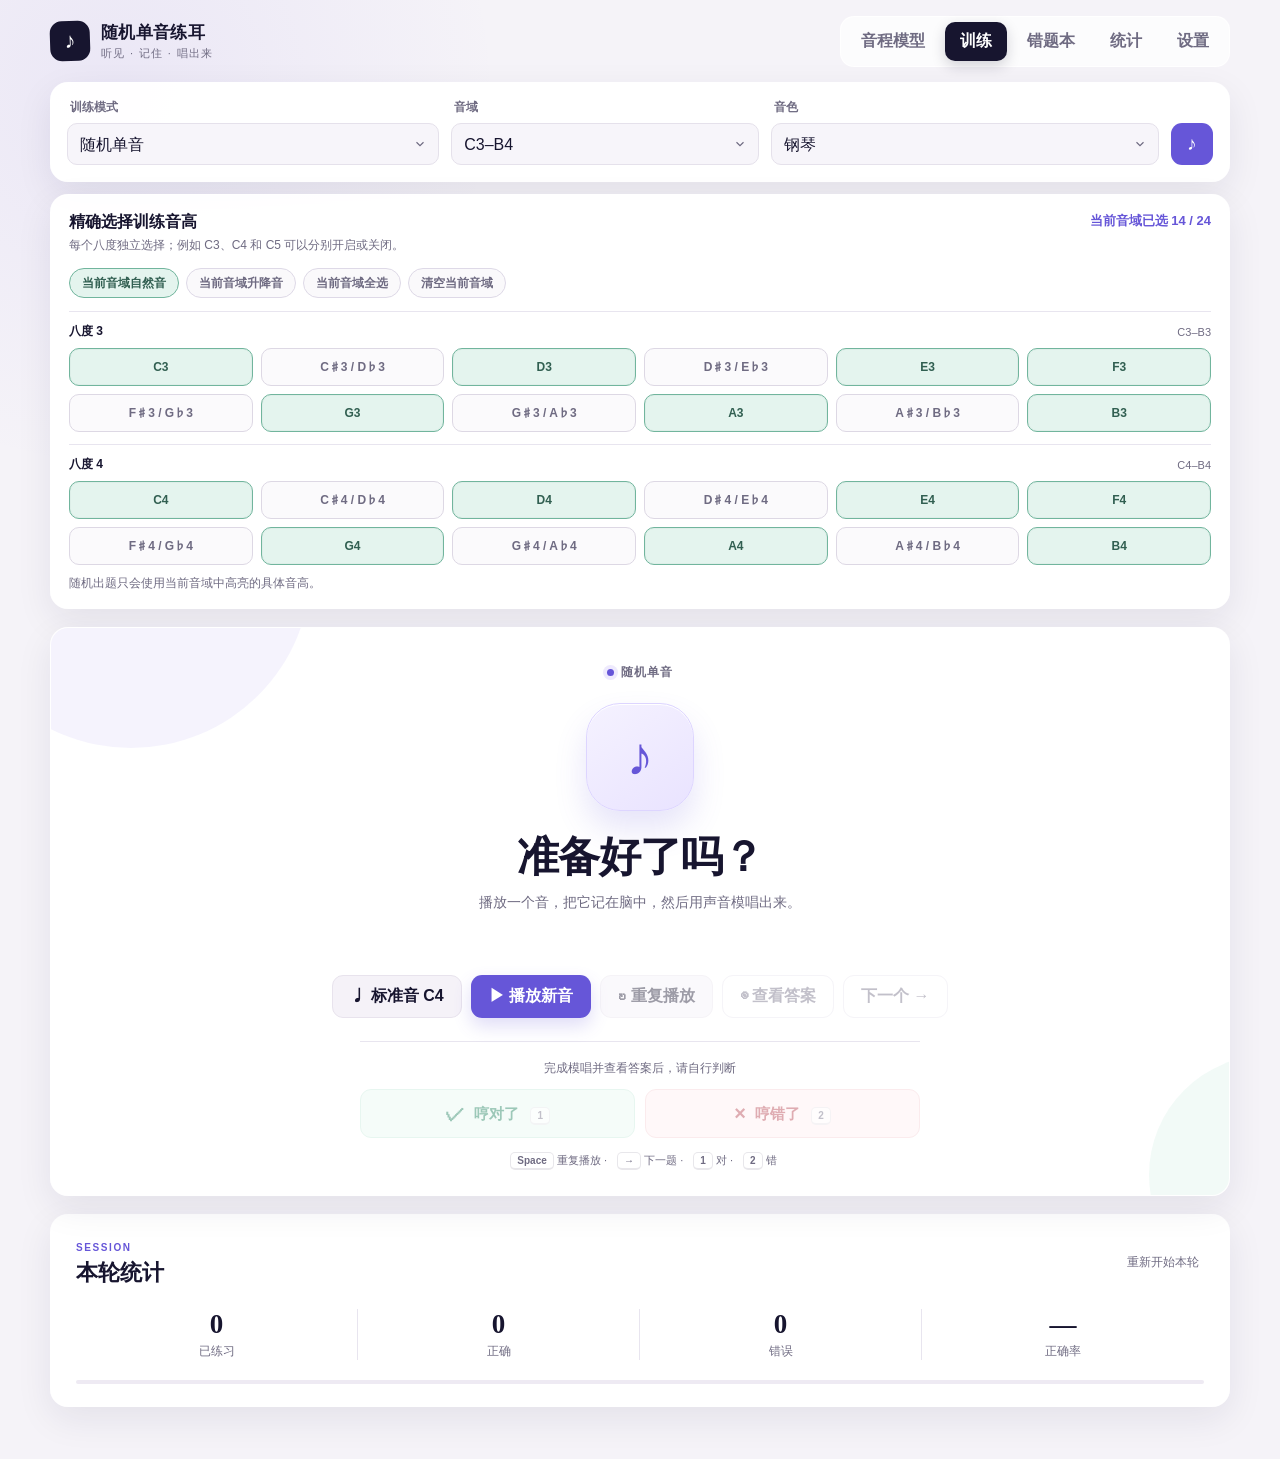
<file: apps/单音训练/index.html>
<!doctype html>
<html lang="zh-CN">
<head>
  <meta charset="UTF-8">
  <meta name="viewport" content="width=device-width, initial-scale=1.0">
  <meta name="theme-color" content="#17152f">
  <title>随机单音练耳</title>
  <link rel="stylesheet" href="style.css">
</head>
<body>
  <div class="app-shell">
    <header class="site-header">
      <a class="brand" href="#" aria-label="随机单音练耳首页">
        <span class="brand-mark" aria-hidden="true">♪</span>
        <span>
          <strong>随机单音练耳</strong>
          <small>听见 · 记住 · 唱出来</small>
        </span>
      </a>
      <nav class="tabs" aria-label="主导航">
        <button class="tab" data-tab="model" type="button">音程模型</button>
        <button class="tab is-active" data-tab="train" type="button">训练</button>
        <button class="tab" data-tab="wrong" type="button">错题本 <span id="wrongBadge" class="badge">0</span></button>
        <button class="tab" data-tab="stats" type="button">统计</button>
        <button class="tab" data-tab="settings" type="button">设置</button>
      </nav>
    </header>

    <main>
      <section id="modelPanel" class="panel" data-panel="model">
        <div class="page-heading interval-model-heading">
          <div>
            <span class="eyebrow">REFERENCE</span>
            <h1>音程模型</h1>
            <p>通过熟悉歌曲建立上行与下行音程的听觉联想。</p>
          </div>
          <div class="interval-model-actions">
            <a class="model-resource-link" href="./assets/音程模型/音程模型.png" target="_blank" rel="noopener">打开高清图</a>
            <a class="model-resource-link" href="./assets/音程模型/音程模型.pdf" target="_blank" rel="noopener">查看原 PDF</a>
          </div>
        </div>
        <figure class="interval-model-card card">
          <div class="interval-model-tip">可在图内上下左右滚动查看；手机端横向滑动可保持文字清晰。</div>
          <div class="interval-model-scroll" tabindex="0" aria-label="音程模型图片查看器">
            <img class="interval-model-image" src="./assets/音程模型/音程模型.png" alt="音程模型：上行与下行音程的歌曲联想图" loading="lazy" decoding="async"/>
          </div>
          <figcaption>资料来源：《音程模型》PDF，已转换为高清图片以提升浏览器和手机兼容性。</figcaption>
        </figure>
      </section>

      <section id="trainPanel" class="panel is-active" data-panel="train">
        <div class="control-strip card">
          <label>
            <span>训练模式</span>
            <select id="modeSelect">
              <option value="random">随机单音</option>
              <option value="natural">自然音专项</option>
              <option value="wrong">错题专项</option>
            </select>
          </label>
          <label>
            <span>音域</span>
            <select id="rangePreset">
              <option value="C2-B2">C2–B2</option>
              <option value="C3-B3">C3–B3</option>
              <option value="C4-B4">C4–B4</option>
              <option value="C5-B5">C5–B5</option>
              <option value="C3-B4">C3–B4</option>
              <option value="C3-B5">C3–B5</option>
              <option value="custom">自定义音域</option>
            </select>
          </label>
          <label>
            <span>音色</span>
            <select id="timbreSelect">
              <option value="piano">钢琴</option>
              <option value="electric">电钢琴</option>
              <option value="sine">正弦波 / 纯音</option>
              <option value="guitar">吉他</option>
              <option value="marimba">木琴 / 马林巴</option>
              <option value="pad">柔和合成器</option>
            </select>
          </label>
          <button id="previewTimbre" class="icon-button" type="button" title="试听当前音色" aria-label="试听当前音色">♪</button>
        </div>

        <div id="customRange" class="custom-range card is-hidden" aria-label="自定义音域">
          <label><span>最低音</span><select id="customMin"></select></label>
          <span class="range-arrow" aria-hidden="true">→</span>
          <label><span>最高音</span><select id="customMax"></select></label>
          <p id="rangeHint" class="field-hint"></p>
        </div>

        <section id="notePicker" class="note-picker card" aria-labelledby="notePickerTitle">
          <div class="note-picker-head">
            <div>
              <h2 id="notePickerTitle">精确选择训练音高</h2>
              <p>每个八度独立选择；例如 C3、C4 和 C5 可以分别开启或关闭。</p>
            </div>
            <strong id="selectedNoteCount">当前音域已选</strong>
          </div>
          <div class="note-presets" aria-label="音符快捷预设">
            <button type="button" data-note-preset="natural">当前音域自然音</button>
            <button type="button" data-note-preset="accidental">当前音域升降音</button>
            <button type="button" data-note-preset="chromatic">当前音域全选</button>
            <button type="button" data-note-preset="clear">清空当前音域</button>
          </div>
          <div id="midiNoteGroups" class="octave-note-groups" aria-label="按八度选择训练音高"></div>
          <p id="notePickerHint" class="note-picker-hint"></p>
        </section>

        <section class="training-stage card" aria-live="polite">
          <div class="stage-kicker"><span id="modeDot" class="status-dot"></span><span id="modeLabel">随机单音</span></div>
          <div id="noteOrb" class="note-orb" aria-hidden="true">
            <span id="orbIcon">♪</span>
          </div>
          <h1 id="stageTitle">准备好了吗？</h1>
          <p id="stageSubtitle">播放一个音，把它记在脑中，然后用声音模唱出来。</p>

          <div id="answerBox" class="answer-box is-hidden">
            <strong id="answerNote">G4</strong>
            <span id="answerFrequency">392.00 Hz</span>
          </div>

          <div class="primary-actions">
            <button id="referenceNoteBtn" class="button button-secondary" type="button"><span aria-hidden="true">♩</span> 标准音 C4</button>
            <button id="newNoteBtn" class="button button-primary" type="button"><span aria-hidden="true">▶</span> 播放新音</button>
            <button id="repeatBtn" class="button button-secondary" type="button" disabled><span aria-hidden="true">↻</span> 重复播放</button>
            <button id="answerBtn" class="button button-ghost" type="button" disabled><span aria-hidden="true">◉</span> 查看答案</button>
            <button id="nextBtn" class="button button-ghost" type="button" disabled>下一个 <span aria-hidden="true">→</span></button>
          </div>

          <div class="self-check">
            <p>完成模唱并查看答案后，请自行判断</p>
            <div>
              <button id="correctBtn" class="button result-button correct" type="button" disabled><span>✓</span> 哼对了 <kbd>1</kbd></button>
              <button id="wrongBtn" class="button result-button wrong" type="button" disabled><span>×</span> 哼错了 <kbd>2</kbd></button>
            </div>
          </div>
          <p class="shortcut-hint"><kbd>Space</kbd> 重复播放 · <kbd>→</kbd> 下一题 · <kbd>1</kbd> 对 · <kbd>2</kbd> 错</p>
        </section>

        <section class="session-summary card" aria-label="本轮统计">
          <div class="summary-heading">
            <div><span class="eyebrow">SESSION</span><h2>本轮统计</h2></div>
            <button id="resetSessionBtn" class="text-button" type="button">重新开始本轮</button>
          </div>
          <div class="metrics">
            <div><strong id="sessionTotal">0</strong><span>已练习</span></div>
            <div><strong id="sessionCorrect">0</strong><span>正确</span></div>
            <div><strong id="sessionWrong">0</strong><span>错误</span></div>
            <div><strong id="sessionRate">—</strong><span>正确率</span></div>
          </div>
          <div class="progress-track"><span id="sessionProgress"></span></div>
        </section>
      </section>

      <section id="wrongPanel" class="panel" data-panel="wrong">
        <div class="page-heading">
          <div><span class="eyebrow">REVIEW</span><h1>错题本</h1><p>多错多练，连续答对 3 次后会移入“已掌握”。</p></div>
          <button id="startWrongPractice" class="button button-primary" type="button">开始错题练习</button>
        </div>
        <div class="segmented" role="tablist" aria-label="错题状态">
          <button class="segment is-active" data-wrong-filter="pending" type="button">待复习 <span id="pendingCount">0</span></button>
          <button class="segment" data-wrong-filter="mastered" type="button">已掌握 <span id="masteredCount">0</span></button>
        </div>
        <div id="wrongList" class="wrong-list"></div>
      </section>

      <section id="statsPanel" class="panel" data-panel="stats">
        <div class="page-heading"><div><span class="eyebrow">PROGRESS</span><h1>训练统计</h1><p>看看你的练习积累和最需要加强的音。</p></div></div>
        <div class="stats-grid">
          <section class="card stat-hero">
            <div class="donut" id="accuracyDonut"><div><strong id="totalRate">—</strong><span>累计正确率</span></div></div>
            <div class="total-metrics">
              <div><span>总练习数</span><strong id="totalAttempts">0</strong></div>
              <div><span>总正确数</span><strong id="totalCorrect">0</strong></div>
              <div><span>总错误数</span><strong id="totalWrong">0</strong></div>
            </div>
          </section>
          <section class="card difficult-card">
            <div class="section-title"><div><span class="eyebrow">TOP NOTES</span><h2>最容易错的音</h2></div></div>
            <div id="difficultNotes" class="difficult-list"></div>
          </section>
        </div>
        <section class="card note-table-card">
          <div class="section-title"><div><span class="eyebrow">DETAIL</span><h2>各音练习明细</h2></div></div>
          <div class="table-wrap">
            <table>
              <thead><tr><th>音符</th><th>练习</th><th>正确</th><th>错误</th><th>正确率</th></tr></thead>
              <tbody id="noteStatsBody"></tbody>
            </table>
          </div>
        </section>
      </section>

      <section id="settingsPanel" class="panel" data-panel="settings">
        <div class="page-heading"><div><span class="eyebrow">PREFERENCES</span><h1>设置</h1><p>设置会自动保存在当前浏览器中。</p></div></div>
        <div class="settings-grid">
          <section class="card settings-card">
            <div class="section-title"><div><span class="eyebrow">PLAYBACK</span><h2>播放参数</h2></div></div>
            <label class="setting-row range-setting">
              <span><strong>音量</strong><small>调整播放响度</small></span>
              <span class="range-control"><input id="volumeRange" type="range" min="0" max="100" step="1"><output id="volumeOutput">70%</output></span>
            </label>
            <label class="setting-row">
              <span><strong>音符持续时间</strong><small>每次播放的长度</small></span>
              <select id="durationSelect">
                <option value="0.5">0.5 秒</option><option value="1">1 秒</option><option value="1.5">1.5 秒</option><option value="2">2 秒</option><option value="3">3 秒</option>
              </select>
            </label>
            <label class="setting-row switch-row">
              <span><strong>自动播放两遍</strong><small>间隔约 500 毫秒后再次播放</small></span>
              <input id="twiceToggle" class="switch" type="checkbox" role="switch">
            </label>
          </section>
          <section class="card settings-card">
            <div class="section-title"><div><span class="eyebrow">DATA</span><h2>数据管理</h2></div></div>
            <div class="data-actions">
              <button id="exportBtn" class="button button-secondary" type="button">导出训练数据</button>
              <button id="importBtn" class="button button-secondary" type="button">导入训练数据</button>
              <input id="importFile" type="file" accept="application/json,.json" hidden>
              <button id="clearDataBtn" class="button danger-outline" type="button">清空训练数据</button>
            </div>
            <p class="data-note">导出文件包含设置、累计统计、错题本和各音练习明细，可用于换设备恢复。</p>
          </section>
        </div>
        <section class="card about-card">
          <span class="about-icon" aria-hidden="true">♫</span>
          <div><h2>练的是“听到并唱出来”</h2><p>本工具不会识别人声，也不会提前显示音名。请先听、在脑中记住音高、完成模唱，再自行判断并按需查看答案。</p></div>
        </section>
      </section>
    </main>
  </div>

  <div id="toast" class="toast" role="status" aria-live="polite"></div>
  <div id="feedback" class="feedback" aria-hidden="true"></div>

  <script src="app.js"></script>
</body>
</html>
</file>
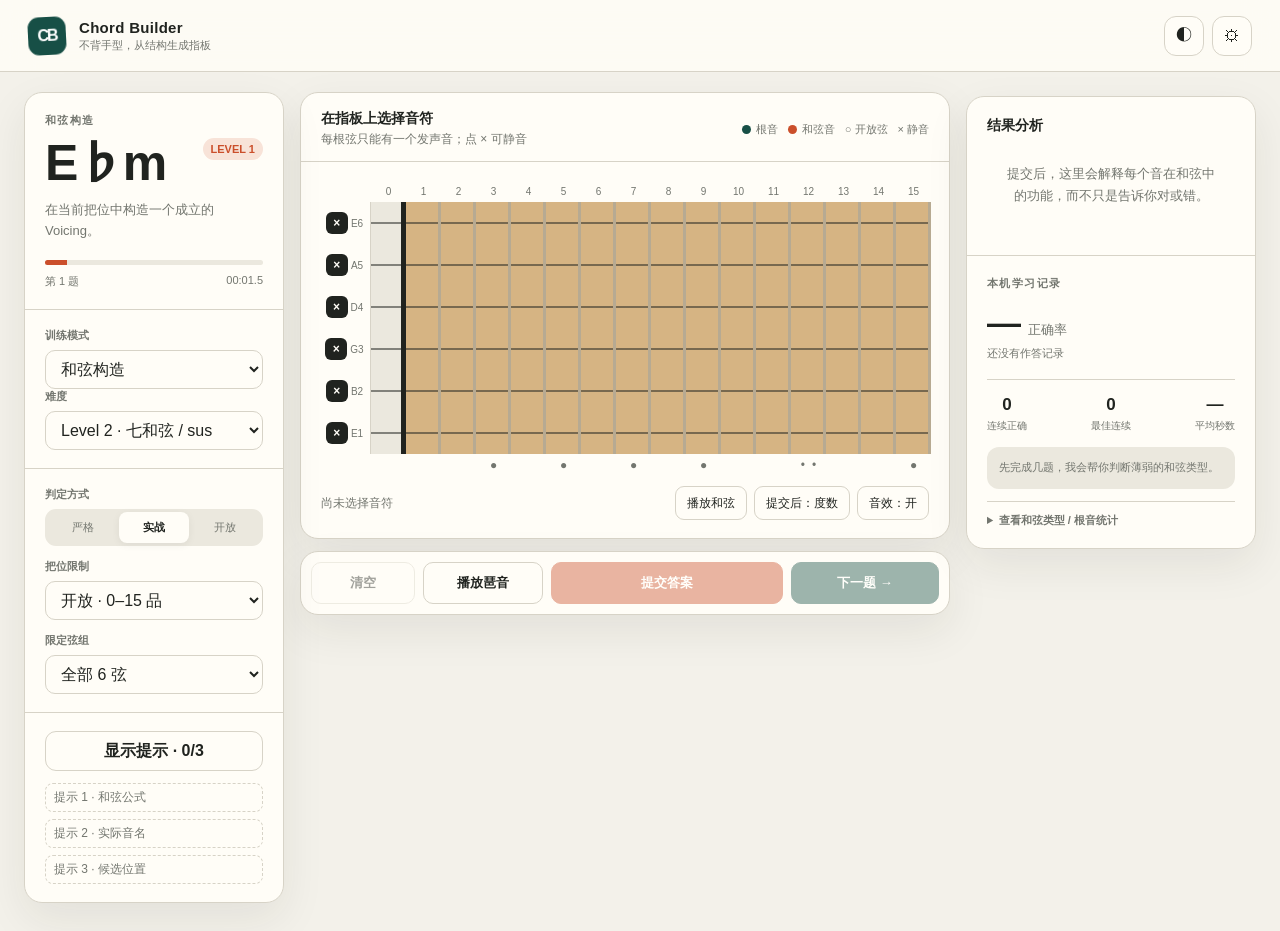
<file: apps/和弦构造器/index.html>
<!doctype html>
<html lang="zh-CN">
<head>
  <meta charset="utf-8">
  <meta name="viewport" content="width=device-width,initial-scale=1,viewport-fit=cover">
  <meta name="description" content="从和弦符号、公式与音名，训练到可演奏的吉他指板 Voicing。">
  <title>Chord Builder · 吉他和弦构造训练器</title>
  <style>
    :root {
      --bg:#f3f1ea; --surface:#fffdf7; --surface-2:#ebe8de; --ink:#20231f;
      --muted:#73766f; --line:#d7d3c7; --accent:#cb4f2b; --accent-2:#174f46;
      --accent-soft:#f8e3d8; --green:#26775e; --red:#bd3e32; --amber:#a36a12;
      --shadow:0 16px 44px rgba(44,40,31,.08); --fret:#b7aa92; --wood:#d6b483;
    }
    [data-theme="dark"] {
      --bg:#151816; --surface:#20231f; --surface-2:#292d29; --ink:#f2eee4;
      --muted:#a5aaa1; --line:#3a3e39; --accent:#ef7a52; --accent-2:#78c4b1;
      --accent-soft:#3a2821; --green:#75c5a3; --red:#ff897d; --amber:#e2ad57;
      --shadow:0 18px 48px rgba(0,0,0,.24); --fret:#746c5d; --wood:#765b3f;
    }
    * { box-sizing:border-box; }
    html { color-scheme:light; }
    html[data-theme="dark"] { color-scheme:dark; }
    body { margin:0; min-width:320px; background:var(--bg); color:var(--ink); font-family:Inter,-apple-system,BlinkMacSystemFont,"Segoe UI","Noto Sans SC",sans-serif; }
    button,select,input { font:inherit; }
    button,select { color:inherit; }
    button { cursor:pointer; }
    button:focus-visible,select:focus-visible,input:focus-visible { outline:3px solid color-mix(in srgb,var(--accent) 35%,transparent); outline-offset:2px; }
    .app { min-height:100vh; }
    .topbar { height:72px; padding:0 28px; display:flex; align-items:center; justify-content:space-between; border-bottom:1px solid var(--line); background:color-mix(in srgb,var(--surface) 82%,transparent); backdrop-filter:blur(16px); position:sticky; top:0; z-index:20; }
    .brand { display:flex; align-items:center; gap:13px; }
    .brand-mark { width:38px; height:38px; border-radius:11px; display:grid; place-items:center; color:#fff; background:var(--accent-2); font-weight:900; letter-spacing:-2px; transform:rotate(-3deg); }
    .brand strong { display:block; font-size:15px; letter-spacing:.02em; }
    .brand span { display:block; margin-top:2px; color:var(--muted); font-size:11px; }
    .top-actions { display:flex; gap:8px; }
    .icon-btn { width:40px; height:40px; border:1px solid var(--line); border-radius:12px; background:var(--surface); display:grid; place-items:center; }
    .workspace { max-width:1760px; margin:0 auto; padding:20px 24px 28px; display:grid; grid-template-columns:260px minmax(0,1fr) 290px; gap:16px; align-items:start; }
    .card { background:var(--surface); border:1px solid var(--line); border-radius:18px; box-shadow:var(--shadow); }
    .left,.right { align-self:start; position:sticky; top:96px; }
    .panel-pad { padding:20px; }
    .eyebrow { color:var(--muted); font-size:11px; font-weight:800; letter-spacing:.13em; text-transform:uppercase; }
    .question-line { display:flex; align-items:flex-start; justify-content:space-between; margin-top:10px; }
    .chord-name { margin:0; font-size:50px; line-height:1; letter-spacing:-.055em; }
    .level-pill { padding:5px 8px; border-radius:999px; background:var(--accent-soft); color:var(--accent); font-size:11px; font-weight:800; }
    .prompt { margin:12px 0 18px; color:var(--muted); font-size:13px; line-height:1.6; min-height:42px; }
    .progress { height:5px; background:var(--surface-2); border-radius:999px; overflow:hidden; }
    .progress > i { display:block; height:100%; width:0%; background:var(--accent); transition:width .25s; }
    .meta-row { margin-top:9px; color:var(--muted); display:flex; justify-content:space-between; font-size:11px; }
    .control-group { padding:18px 20px; border-top:1px solid var(--line); }
    .label { display:block; margin-bottom:7px; color:var(--muted); font-size:11px; font-weight:750; }
    .select { width:100%; height:39px; padding:0 32px 0 11px; border:1px solid var(--line); border-radius:10px; background:var(--surface); }
    .segmented { display:grid; grid-template-columns:repeat(3,1fr); padding:3px; background:var(--surface-2); border-radius:11px; }
    .segmented button { border:0; border-radius:8px; padding:8px 4px; background:transparent; color:var(--muted); font-size:11px; }
    .segmented button.active { background:var(--surface); color:var(--ink); box-shadow:0 2px 8px rgba(0,0,0,.06); font-weight:750; }
    .hint-stack { display:grid; gap:7px; margin-top:12px; }
    .hint-line { display:flex; align-items:center; gap:8px; min-height:29px; padding:5px 8px; border-radius:8px; background:var(--surface-2); font-size:12px; }
    .hint-line b { color:var(--accent); }
    .hint-line.locked { color:var(--muted); background:transparent; border:1px dashed var(--line); }
    .wide-btn { width:100%; min-height:40px; border-radius:11px; border:1px solid var(--line); background:var(--surface); font-weight:700; }
    .wide-btn:hover { border-color:var(--accent); }
    .center { min-width:0; display:grid; grid-template-rows:auto auto; gap:12px; align-self:start; }
    .stage-card { overflow:hidden; }
    .stage-head { padding:17px 20px 13px; display:flex; justify-content:space-between; align-items:center; gap:15px; border-bottom:1px solid var(--line); }
    .stage-title { font-weight:800; font-size:14px; }
    .stage-sub { color:var(--muted); font-size:12px; margin-top:3px; }
    .legend { display:flex; flex-wrap:wrap; justify-content:flex-end; gap:10px; color:var(--muted); font-size:11px; }
    .legend span { display:flex; align-items:center; gap:5px; }
    .dot { width:9px; height:9px; border-radius:50%; background:var(--accent); }
    .dot.root { background:var(--accent-2); }
    .quiz-zone { padding:18px 20px; border-bottom:1px solid var(--line); display:none; }
    .quiz-zone.visible { display:block; }
    .quiz-title { font-size:13px; font-weight:750; margin-bottom:10px; }
    .chips { display:flex; flex-wrap:wrap; gap:8px; }
    .chip { min-width:45px; padding:8px 11px; border:1px solid var(--line); border-radius:999px; background:var(--surface); }
    .chip.selected { background:var(--accent-2); border-color:var(--accent-2); color:#fff; }
    .chip.correct { box-shadow:0 0 0 2px var(--green) inset; }
    .chip.wrong { box-shadow:0 0 0 2px var(--red) inset; }
    .fret-scroll { overflow-x:hidden; padding:18px 18px 10px; }
    .fretboard { width:100%; min-width:0; display:grid; grid-template-columns:52px repeat(var(--frets),minmax(0,1fr)); grid-template-rows:22px repeat(6,42px) 22px; position:relative; user-select:none; }
    .fret-num { display:grid; place-items:center; color:var(--muted); font-size:10px; }
    .string-label { display:flex; align-items:center; justify-content:center; gap:3px; font-size:10px; color:var(--muted); border-right:1px solid var(--line); }
    .mute-toggle { border:0; padding:0; width:22px; height:22px; border-radius:6px; background:var(--surface-2); font-size:12px; font-weight:800; }
    .mute-toggle.active { background:var(--ink); color:var(--surface); }
    .fret-cell { min-width:0; position:relative; border:0; border-right:3px solid var(--fret); background:linear-gradient(180deg,transparent calc(50% - 1px),color-mix(in srgb,var(--ink) 52%,transparent) calc(50% - 1px),color-mix(in srgb,var(--ink) 52%,transparent) calc(50% + 1px),transparent calc(50% + 1px)),var(--wood); padding:0; }
    .fret-cell.open { background:linear-gradient(180deg,transparent calc(50% - 1px),color-mix(in srgb,var(--ink) 52%,transparent) calc(50% - 1px),color-mix(in srgb,var(--ink) 52%,transparent) calc(50% + 1px),transparent calc(50% + 1px)),var(--surface-2); border-right:5px solid var(--ink); }
    .fret-cell.disabled { opacity:.23; cursor:not-allowed; }
    .fret-cell.string-disabled { opacity:.12; cursor:not-allowed; }
    .note-marker { position:absolute; left:50%; top:50%; translate:-50% -50%; width:29px; height:29px; border-radius:50%; display:grid; place-items:center; background:var(--accent); color:#fff; font-size:10px; font-weight:850; box-shadow:0 3px 8px rgba(0,0,0,.18); z-index:2; }
    .note-marker.root { background:var(--accent-2); }
    .note-marker.wrong { background:var(--red); }
    .candidate::after { content:""; position:absolute; left:50%; top:50%; translate:-50% -50%; width:14px; height:14px; border-radius:50%; background:color-mix(in srgb,var(--accent-2) 28%,transparent); border:1px solid color-mix(in srgb,var(--accent-2) 48%,transparent); }
    .answer-position::after { width:18px; height:18px; background:color-mix(in srgb,var(--green) 22%,transparent); border:2px solid color-mix(in srgb,var(--green) 72%,transparent); }
    .inlay { display:grid; place-items:center; color:var(--muted); font-size:12px; }
    .inlay.double { letter-spacing:7px; padding-left:7px; }
    .fretboard-foot { padding:0 20px 18px; display:flex; justify-content:space-between; align-items:center; gap:12px; }
    .selection-summary { color:var(--muted); font-size:12px; }
    .mini-actions { display:flex; gap:7px; }
    .mini-btn { height:34px; padding:0 11px; border:1px solid var(--line); border-radius:9px; background:var(--surface); font-size:12px; }
    .action-bar { padding:10px; display:grid; grid-template-columns:104px 120px minmax(180px,1fr) 148px; gap:8px; align-self:start; }
    .action-btn { height:42px; min-height:42px; padding:0 14px; border-radius:10px; border:1px solid var(--line); background:var(--surface); font-weight:800; font-size:13px; }
    .action-btn.primary { border-color:var(--accent); background:var(--accent); color:white; }
    .action-btn.next { border-color:var(--accent-2); background:var(--accent-2); color:white; }
    .action-btn:disabled { opacity:.42; cursor:not-allowed; }
    .status-empty { color:var(--muted); padding:28px 20px; text-align:center; font-size:13px; line-height:1.7; }
    .result { padding:20px; display:none; }
    .result.visible { display:block; }
    .result-banner { border-radius:13px; padding:14px; display:flex; gap:11px; align-items:flex-start; }
    .result-banner.success { background:color-mix(in srgb,var(--green) 12%,var(--surface)); }
    .result-banner.incomplete { background:color-mix(in srgb,var(--amber) 12%,var(--surface)); }
    .result-banner.error { background:color-mix(in srgb,var(--red) 10%,var(--surface)); }
    .result-icon { font-size:20px; font-weight:900; }
    .result-banner.success .result-icon { color:var(--green); }
    .result-banner.incomplete .result-icon { color:var(--amber); }
    .result-banner.error .result-icon { color:var(--red); }
    .result-title { font-size:14px; font-weight:850; }
    .result-desc { margin-top:4px; color:var(--muted); font-size:12px; line-height:1.55; }
    .analysis-grid { display:grid; gap:0; margin-top:14px; }
    .analysis-row { display:grid; grid-template-columns:76px 1fr; gap:8px; padding:9px 0; border-bottom:1px solid var(--line); font-size:12px; line-height:1.55; }
    .analysis-row:last-child { border-bottom:0; }
    .analysis-row dt { color:var(--muted); }
    .analysis-row dd { margin:0; font-weight:650; }
    .stat-line { display:grid; grid-template-columns:1fr auto; align-items:center; gap:9px; margin-top:10px; font-size:12px; }
    .stat-bar { grid-column:1/-1; height:5px; background:var(--surface-2); border-radius:9px; overflow:hidden; }
    .stat-bar i { display:block; height:100%; background:var(--accent-2); }
    .right h3 { margin:0; font-size:14px; }
    .summary-number { margin-top:12px; font-size:34px; font-weight:850; letter-spacing:-.04em; }
    .summary-number span { color:var(--muted); font-size:13px; font-weight:500; letter-spacing:0; }
    .summary-meta { color:var(--muted); font-size:11px; margin-top:4px; }
    .streak { display:flex; justify-content:space-between; margin-top:18px; padding-top:15px; border-top:1px solid var(--line); }
    .streak div { text-align:center; }
    .streak b { display:block; font-size:17px; }
    .streak span { color:var(--muted); font-size:10px; }
    .coach { margin-top:14px; padding:12px; border-radius:12px; background:var(--surface-2); color:var(--muted); font-size:11px; line-height:1.6; }
    .stats-detail { margin-top:12px; border-top:1px solid var(--line); padding-top:11px; }
    .stats-detail summary { cursor:pointer; color:var(--muted); font-size:11px; font-weight:750; }
    .stats-columns { display:grid; grid-template-columns:1fr 1fr; gap:12px; margin-top:10px; }
    .stats-columns h4 { margin:0 0 6px; font-size:11px; }
    .detail-row { display:flex; justify-content:space-between; gap:8px; padding:4px 0; color:var(--muted); font-size:10px; border-bottom:1px dotted var(--line); }
    .settings-pop { position:fixed; inset:0; z-index:40; background:rgba(0,0,0,.32); display:none; place-items:center; padding:20px; }
    .settings-pop.open { display:grid; }
    .settings-card { width:min(480px,100%); max-height:85vh; overflow:auto; background:var(--surface); border:1px solid var(--line); border-radius:20px; box-shadow:var(--shadow); }
    .settings-head { display:flex; justify-content:space-between; align-items:center; padding:19px 20px; border-bottom:1px solid var(--line); }
    .settings-body { padding:20px; display:grid; gap:18px; }
    .setting-row { display:grid; grid-template-columns:1fr 180px; align-items:center; gap:14px; }
    .setting-row strong { font-size:13px; }
    .setting-row p { margin:3px 0 0; color:var(--muted); font-size:11px; }
    .toast { position:fixed; left:50%; bottom:24px; translate:-50% 20px; opacity:0; pointer-events:none; z-index:60; padding:10px 15px; border-radius:10px; background:var(--ink); color:var(--surface); font-size:12px; transition:.2s; }
    .toast.show { opacity:1; translate:-50% 0; }
    @media (max-width:1180px) {
      .workspace { grid-template-columns:240px minmax(0,1fr); }
      .right { grid-column:1/-1; position:static; display:grid; grid-template-columns:1fr 1fr; gap:14px; background:transparent; border:0; box-shadow:none; }
      .right > * { background:var(--surface); border:1px solid var(--line); border-radius:18px; box-shadow:var(--shadow); }
    }
    @media (max-width:860px) {
      .topbar { padding:0 16px; height:62px; }
      .brand span { display:none; }
      .workspace { padding:14px; grid-template-columns:1fr; }
      .left { position:static; }
      .question-line { align-items:center; }
      .chord-name { font-size:44px; }
      .left .control-group { display:grid; grid-template-columns:1fr 1fr; gap:10px; }
      .left .control-group > * { min-width:0; }
      .hint-stack { grid-column:1/-1; }
      .right { grid-template-columns:1fr; }
      .action-bar { position:sticky; bottom:8px; z-index:12; box-shadow:var(--shadow); }
    }
    @media (max-width:560px) {
      .brand strong { font-size:13px; }
      .left .control-group { grid-template-columns:1fr; }
      .stage-head { align-items:flex-start; }
      .legend { display:none; }
      .action-bar { grid-template-columns:1fr 1fr; }
      .action-btn.primary,.action-btn.next { grid-column:auto; }
      .fret-scroll { padding-inline:8px; }
      .fretboard { grid-template-columns:42px repeat(var(--frets),minmax(0,1fr)); grid-template-rows:20px repeat(6,38px) 20px; }
      .note-marker { width:22px; height:22px; font-size:9px; }
      .setting-row { grid-template-columns:1fr; }
    }
  </style>
</head>
<body>
  <div class="app">
    <header class="topbar">
      <div class="brand"><div class="brand-mark">CB</div><div><strong>Chord Builder</strong><span>不背手型，从结构生成指板</span></div></div>
      <div class="top-actions">
        <button class="icon-btn" id="themeBtn" aria-label="切换深浅色">◐</button>
        <button class="icon-btn" id="settingsBtn" aria-label="打开设置">⚙</button>
      </div>
    </header>

    <main class="workspace">
      <aside class="left card">
        <section class="panel-pad">
          <div class="eyebrow" id="modeEyebrow">和弦构造</div>
          <div class="question-line"><h1 class="chord-name" id="chordName">Bb7</h1><span class="level-pill" id="levelPill">LEVEL 2</span></div>
          <p class="prompt" id="promptText">在当前把位中构造一个成立的 Voicing。</p>
          <div class="progress"><i id="roundProgress"></i></div>
          <div class="meta-row"><span id="roundCount">第 1 题</span><span id="timer">00:00.0</span></div>
        </section>
        <section class="control-group">
          <div><label class="label" for="trainingMode">训练模式</label><select class="select" id="trainingMode"><option value="construct">和弦构造</option><option value="formula">公式 → 指板</option><option value="notes">音名 → 指板</option><option value="locate">寻找指定和弦音</option><option value="family">和弦家族变化</option><option value="mistakes">错题训练</option></select></div>
          <div><label class="label" for="difficulty">难度</label><select class="select" id="difficulty"><option value="1">Level 1 · 大小三和弦</option><option value="2" selected>Level 2 · 七和弦 / sus</option><option value="3">Level 3 · 6 / add9 / ø</option><option value="4">Level 4 · 延伸和弦</option></select></div>
        </section>
        <section class="control-group">
          <label class="label">判定方式</label>
          <div class="segmented" id="judgeMode"><button data-value="strict">严格</button><button class="active" data-value="practical">实战</button><button data-value="open">开放</button></div>
          <div style="margin-top:13px"><label class="label" for="fretRange">把位限制</label><select class="select" id="fretRange"><option value="0-15">开放 · 0–15 品</option><option value="0-5">开放把位 · 0–5 品</option><option value="1-5">1–5 品</option><option value="3-7">3–7 品</option><option value="5-9">5–9 品</option><option value="7-12">7–12 品</option><option value="random4">随机 4 品窗口</option></select></div>
          <div style="margin-top:13px"><label class="label" for="stringGroup">限定弦组</label><select class="select" id="stringGroup"><option value="all">全部 6 弦</option><option value="0,1,2,3">低音四弦 · 6–3</option><option value="1,2,3,4">中间四弦 · 5–2</option><option value="2,3,4,5">高音四弦 · 4–1</option></select></div>
        </section>
        <section class="control-group">
          <button class="wide-btn" id="hintBtn">显示提示 · 0/3</button>
          <div class="hint-stack" id="hintStack">
            <div class="hint-line locked">提示 1 · 和弦公式</div><div class="hint-line locked">提示 2 · 实际音名</div><div class="hint-line locked">提示 3 · 候选位置</div>
          </div>
        </section>
      </aside>

      <section class="center">
        <div class="stage-card card">
          <div class="stage-head"><div><div class="stage-title" id="stageTitle">在指板上选择音符</div><div class="stage-sub" id="stageSub">每根弦只能有一个发声音；点 × 可静音</div></div><div class="legend"><span><i class="dot root"></i>根音</span><span><i class="dot"></i>和弦音</span><span>○ 开放弦</span><span>× 静音</span></div></div>
          <div class="quiz-zone" id="quizZone"><div class="quiz-title" id="quizTitle"></div><div class="chips" id="quizChips"></div></div>
          <div class="fret-scroll"><div class="fretboard" id="fretboard" aria-label="吉他指板"></div></div>
          <div class="fretboard-foot"><div class="selection-summary" id="selectionSummary">尚未选择音符</div><div class="mini-actions"><button class="mini-btn" id="chordBtn">播放和弦</button><button class="mini-btn" id="viewToggle">提交后：度数</button><button class="mini-btn" id="audioToggle">音效：开</button></div></div>
        </div>
        <div class="action-bar card"><button class="action-btn" id="clearBtn">清空</button><button class="action-btn" id="arpBtn">播放琶音</button><button class="action-btn primary" id="submitBtn">提交答案</button><button class="action-btn next" id="nextBtn">下一题 →</button></div>
      </section>

      <aside class="right card">
        <section class="panel-pad" id="analysisPanel"><h3>结果分析</h3><div class="status-empty" id="statusEmpty">提交后，这里会解释每个音在和弦中的功能，而不只是告诉你对或错。</div><div class="result" id="resultBox"><div class="result-banner" id="resultBanner"><div class="result-icon" id="resultIcon"></div><div><div class="result-title" id="resultTitle"></div><div class="result-desc" id="resultDesc"></div></div></div><dl class="analysis-grid" id="analysisGrid"></dl></div></section>
        <section class="panel-pad" style="border-top:1px solid var(--line)"><div class="eyebrow">本机学习记录</div><div class="summary-number" id="accuracy">— <span>正确率</span></div><div class="summary-meta" id="totalMeta">还没有作答记录</div><div class="streak"><div><b id="streakNow">0</b><span>连续正确</span></div><div><b id="bestStreak">0</b><span>最佳连续</span></div><div><b id="avgTime">—</b><span>平均秒数</span></div></div><div class="coach" id="coachText">先完成几题，我会帮你判断薄弱的和弦类型。</div><details class="stats-detail"><summary>查看和弦类型 / 根音统计</summary><div class="stats-columns" id="detailStats"></div></details></section>
      </aside>
    </main>
  </div>

  <div class="settings-pop" id="settingsPop" role="dialog" aria-modal="true" aria-labelledby="settingsTitle">
    <div class="settings-card"><div class="settings-head"><strong id="settingsTitle">训练设置</strong><button class="icon-btn" id="closeSettings" aria-label="关闭">×</button></div><div class="settings-body">
      <div class="setting-row"><div><strong>音名拼写</strong><p>智能模式会跟随题目根音自动选用升降号。</p></div><select class="select" id="spelling"><option value="smart">智能拼写</option><option value="flat">♭ 优先</option><option value="sharp">♯ 优先</option></select></div>
      <div class="setting-row"><div><strong>品数</strong><p>改变指板可见的最远品位。</p></div><select class="select" id="fretCount"><option value="12">0–12 品</option><option value="15" selected>0–15 品</option><option value="22">0–22 品</option></select></div>
      <div class="setting-row"><div><strong>答案圆点</strong><p>提交后显示度数、音名或二者。</p></div><select class="select" id="markerDisplay"><option value="degree">显示度数</option><option value="note">显示音名</option><option value="both">度数 + 音名</option></select></div>
      <div class="setting-row"><div><strong>计时</strong><p>只影响显示，统计仍会记录用时。</p></div><select class="select" id="timerSetting"><option value="on">显示</option><option value="off">隐藏</option></select></div>
      <div class="setting-row"><div><strong>本地数据</strong><p>清空正确率、连续记录与错题权重。</p></div><button class="wide-btn" id="resetStats">清空学习记录</button></div>
    </div></div>
  </div>
  <div class="toast" id="toast"></div>

  <script>
  (() => {
    'use strict';
    const mod = (n,m=12) => ((n%m)+m)%m;
    const NATURAL_PC = {C:0,D:2,E:4,F:5,G:7,A:9,B:11};
    const LETTERS = ['C','D','E','F','G','A','B'];
    const SHARP_NAMES = ['C','C♯','D','D♯','E','F','F♯','G','G♯','A','A♯','B'];
    const FLAT_NAMES = ['C','D♭','D','E♭','E','F','G♭','G','A♭','A','B♭','B'];
    const ROOTS = [
      {name:'C',pc:0},{name:'C♯',pc:1},{name:'D♭',pc:1},{name:'D',pc:2},{name:'E♭',pc:3},{name:'E',pc:4},
      {name:'F',pc:5},{name:'F♯',pc:6},{name:'G♭',pc:6},{name:'G',pc:7},{name:'A♭',pc:8},{name:'A',pc:9},{name:'B♭',pc:10},{name:'B',pc:11}
    ];
    const DEGREE_SEMITONES = {'1':0,'2':2,'3':4,'4':5,'5':7,'6':9,'7':11,'8':12,'9':14,'11':17,'13':21};
    const CHORD_TYPES = {
      major:{suffix:'',spoken:'大三和弦',level:1,intervals:[0,4,7],degrees:['1','3','5'],required:['1','3','5'],openRequired:['3']},
      minor:{suffix:'m',spoken:'小三和弦',level:1,intervals:[0,3,7],degrees:['1','♭3','5'],required:['1','♭3','5'],openRequired:['♭3']},
      sus2:{suffix:'sus2',spoken:'挂二和弦',level:2,intervals:[0,2,7],degrees:['1','2','5'],required:['1','2','5'],openRequired:['2','5']},
      sus4:{suffix:'sus4',spoken:'挂四和弦',level:2,intervals:[0,5,7],degrees:['1','4','5'],required:['1','4','5'],openRequired:['4','5']},
      '6':{suffix:'6',spoken:'六和弦',level:3,intervals:[0,4,7,9],degrees:['1','3','5','6'],required:['1','3','6'],optional:['5'],openRequired:['3','6']},
      m6:{suffix:'m6',spoken:'小六和弦',level:3,intervals:[0,3,7,9],degrees:['1','♭3','5','6'],required:['1','♭3','6'],optional:['5'],openRequired:['♭3','6']},
      maj7:{suffix:'maj7',spoken:'大七和弦',level:2,intervals:[0,4,7,11],degrees:['1','3','5','7'],required:['1','3','7'],optional:['5'],character:['3','7'],openRequired:['3','7']},
      '7':{suffix:'7',spoken:'属七和弦',level:2,intervals:[0,4,7,10],degrees:['1','3','5','♭7'],required:['1','3','♭7'],optional:['5'],character:['3','♭7'],openRequired:['3','♭7']},
      m7:{suffix:'m7',spoken:'小七和弦',level:2,intervals:[0,3,7,10],degrees:['1','♭3','5','♭7'],required:['1','♭3','♭7'],optional:['5'],character:['♭3','♭7'],openRequired:['♭3','♭7']},
      m7b5:{suffix:'m7♭5',spoken:'半减七和弦',level:3,intervals:[0,3,6,10],degrees:['1','♭3','♭5','♭7'],required:['1','♭3','♭5','♭7'],character:['♭3','♭5','♭7'],openRequired:['♭3','♭5','♭7']},
      dim:{suffix:'dim',spoken:'减三和弦',level:3,intervals:[0,3,6],degrees:['1','♭3','♭5'],required:['1','♭3','♭5'],openRequired:['♭3','♭5']},
      dim7:{suffix:'dim7',spoken:'减七和弦',level:4,intervals:[0,3,6,9],degrees:['1','♭3','♭5','♭♭7'],required:['1','♭3','♭5','♭♭7'],openRequired:['♭3','♭5','♭♭7']},
      aug:{suffix:'aug',spoken:'增三和弦',level:3,intervals:[0,4,8],degrees:['1','3','♯5'],required:['1','3','♯5'],openRequired:['3','♯5']},
      add9:{suffix:'add9',spoken:'加九和弦',level:3,intervals:[0,4,7,14],degrees:['1','3','5','9'],required:['1','3','5','9'],character:['3','9'],openRequired:['3','5','9']},
      madd9:{suffix:'madd9',spoken:'小加九和弦',level:3,intervals:[0,3,7,14],degrees:['1','♭3','5','9'],required:['1','♭3','5','9'],openRequired:['♭3','5','9']},
      '9':{suffix:'9',spoken:'属九和弦',level:4,intervals:[0,4,7,10,14],degrees:['1','3','5','♭7','9'],required:['1','3','♭7','9'],optional:['5'],character:['3','♭7','9'],openRequired:['3','♭7','9']},
      maj9:{suffix:'maj9',spoken:'大九和弦',level:4,intervals:[0,4,7,11,14],degrees:['1','3','5','7','9'],required:['1','3','7','9'],optional:['5'],openRequired:['3','7','9']},
      m9:{suffix:'m9',spoken:'小九和弦',level:4,intervals:[0,3,7,10,14],degrees:['1','♭3','5','♭7','9'],required:['1','♭3','♭7','9'],optional:['5'],openRequired:['♭3','♭7','9']},
      '7b9':{suffix:'7♭9',spoken:'属七降九和弦',level:4,intervals:[0,4,7,10,13],degrees:['1','3','5','♭7','♭9'],required:['1','3','♭7','♭9'],optional:['5'],openRequired:['3','♭7','♭9']},
      '7s9':{suffix:'7♯9',spoken:'属七升九和弦',level:4,intervals:[0,4,7,10,15],degrees:['1','3','5','♭7','♯9'],required:['1','3','♭7','♯9'],optional:['5'],openRequired:['3','♭7','♯9']},
      '6/9':{suffix:'6/9',spoken:'六九和弦',level:4,intervals:[0,4,7,9,14],degrees:['1','3','5','6','9'],required:['1','3','6','9'],optional:['5'],openRequired:['3','6','9']},
      'm6/9':{suffix:'m6/9',spoken:'小六九和弦',level:4,intervals:[0,3,7,9,14],degrees:['1','♭3','5','6','9'],required:['1','♭3','6','9'],optional:['5'],openRequired:['♭3','6','9']},
      '7sus4':{suffix:'7sus4',spoken:'属七挂四和弦',level:3,intervals:[0,5,7,10],degrees:['1','4','5','♭7'],required:['1','4','♭7'],optional:['5'],openRequired:['4','♭7']}
    };
    const OPEN_MIDI = [40,45,50,55,59,64];
    const STRING_NAMES = ['E6','A5','D4','G3','B2','E1'];
    const $ = s => document.querySelector(s);
    const $$ = s => [...document.querySelectorAll(s)];

    class ChordEngine {
      static accidentalValue(text){ return [...text].reduce((n,c)=>n+(c==='♯'||c==='#'?1:c==='♭'||c==='b'?-1:0),0); }
      static degreeInfo(label){ const n = Number(label.match(/\d+/)[0]); const accidental = ChordEngine.accidentalValue(label.replace(/\d+/g,'')); return {n,accidental}; }
      static spell(root,degree,pc,preference='smart'){
        if(preference==='sharp') return SHARP_NAMES[pc];
        if(preference==='flat') return FLAT_NAMES[pc];
        const rootLetter = root.name[0];
        const {n} = ChordEngine.degreeInfo(degree);
        const letter = LETTERS[mod(LETTERS.indexOf(rootLetter)+((n-1)%7),7)];
        const natural = NATURAL_PC[letter];
        let delta = mod(pc-natural,12); if(delta>6) delta-=12;
        const accidental = delta===0?'':delta===1?'♯':delta===2?'♯♯':delta===-1?'♭':delta===-2?'♭♭':(root.name.includes('♭')?FLAT_NAMES[pc]:SHARP_NAMES[pc]).slice(1);
        return letter+accidental;
      }
      static build(root,typeKey,preference='smart'){
        const type = CHORD_TYPES[typeKey];
        const pcs = type.intervals.map(i=>mod(root.pc+i));
        const notes = pcs.map((pc,i)=>ChordEngine.spell(root,type.degrees[i],pc,preference));
        return {root,typeKey,type,pcs,notes,name:root.name+type.suffix};
      }
      static degreeForPc(chord,pc){ const i=chord.pcs.indexOf(pc); return i<0?null:chord.type.degrees[i]; }
      static chromaticDegree(rootPc,pc){
        return ['1','♭2','2','♭3','3','4','♭5','5','♭6','6','♭7','7'][mod(pc-rootPc)];
      }
      static identifySameRoot(chord,pcs){
        const set=[...new Set(pcs)].sort((a,b)=>a-b).join(',');
        for(const [key] of Object.entries(CHORD_TYPES)){
          const c=ChordEngine.build(chord.root,key);
          if([...new Set(c.pcs)].sort((a,b)=>a-b).join(',')===set) return c.name;
        }
        return null;
      }
    }

    class VoicingValidator {
      static validate(chord,voices,mode='practical'){
        const pcs=voices.map(v=>v.pc), unique=[...new Set(pcs)], target=new Set(chord.pcs);
        const extras=unique.filter(pc=>!target.has(pc));
        const presentDegrees=chord.type.degrees.filter((d,i)=>unique.includes(chord.pcs[i]));
        let required=mode==='strict'?chord.type.degrees:(mode==='open'?(chord.type.openRequired||chord.type.required):chord.type.required);
        const missingRequired=required.filter(d=>!presentDegrees.includes(d));
        const missingAll=chord.type.degrees.filter(d=>!presentDegrees.includes(d));
        const omittedOptional=missingAll.filter(d=>(chord.type.optional||[]).includes(d));
        let status='error';
        if(!voices.length) status='empty';
        else if(!extras.length&&!missingRequired.length) status='success';
        else if(!extras.length&&missingRequired.length) status='incomplete';
        const counts={}; pcs.forEach(pc=>counts[pc]=(counts[pc]||0)+1);
        const lowest=voices.length?[...voices].sort((a,b)=>a.midi-b.midi)[0]:null;
        const bassDegree=lowest?ChordEngine.degreeForPc(chord,lowest.pc):null;
        const inversion=VoicingValidator.inversion(chord,bassDegree,lowest);
        return {status,pcs,unique,extras,presentDegrees,missingRequired,missingAll,omittedOptional,counts,lowest,bassDegree,inversion,closest:ChordEngine.identifySameRoot(chord,unique)};
      }
      static inversion(chord,degree,lowest){
        if(!lowest) return '—';
        const bassName=noteNameForPc(lowest.pc);
        if(degree==='1') return `原位 · 最低音 ${bassName}`;
        if(!degree) return `最低音 ${bassName}（非目标和弦音）`;
        const simple=degree.replace(/[^0-9]/g,'');
        const order={'3':'第一转位','5':'第二转位','7':'第三转位'};
        return `${chord.name}/${bassName} · ${order[simple]||`${degree} 在低音`}`;
      }
    }

    class StatisticsManager {
      constructor(){ this.key='chordBuilderStatsV1'; this.data=this.load(); }
      empty(){ return {total:0,correct:0,time:0,hints:0,streak:0,best:0,byType:{},byRoot:{},mistakes:{}}; }
      load(){ try{return {...this.empty(),...JSON.parse(localStorage.getItem(this.key)||'{}')};}catch{return this.empty();} }
      save(){ localStorage.setItem(this.key,JSON.stringify(this.data)); }
      record(chord,correct,time,hints){
        const d=this.data; d.total++; d.correct+=correct?1:0; d.time+=time; d.hints+=hints;
        d.streak=correct?d.streak+1:0; d.best=Math.max(d.best,d.streak);
        for(const [bucket,key] of [[d.byType,chord.typeKey],[d.byRoot,chord.root.name]]){ bucket[key] ||= {total:0,correct:0}; bucket[key].total++; bucket[key].correct+=correct?1:0; }
        const id=chord.root.name+'|'+chord.typeKey; const delta=correct?-1:3; d.mistakes[id]=Math.max(0,(d.mistakes[id]||0)+delta+(hints?1:0));
        this.save();
      }
      reset(){ this.data=this.empty(); this.save(); }
    }

    class AudioEngine {
      constructor(){ this.ctx=null; this.enabled=true; }
      ensure(){ if(!this.ctx) this.ctx=new (window.AudioContext||window.webkitAudioContext)(); if(this.ctx.state==='suspended')this.ctx.resume(); }
      play(midi,delay=0,duration=.8,gain=.07){
        if(!this.enabled)return; this.ensure(); const t=this.ctx.currentTime+delay, o=this.ctx.createOscillator(), g=this.ctx.createGain();
        o.type='triangle'; o.frequency.setValueAtTime(440*Math.pow(2,(midi-69)/12),t); g.gain.setValueAtTime(0.0001,t); g.gain.exponentialRampToValueAtTime(gain,t+.018); g.gain.exponentialRampToValueAtTime(.0001,t+duration); o.connect(g).connect(this.ctx.destination); o.start(t); o.stop(t+duration+.03);
      }
      chord(voices,arpeggio=false){ [...voices].sort((a,b)=>a.midi-b.midi).forEach((v,i)=>this.play(v.midi,arpeggio?i*.13:0,arpeggio?.7:1.2,arpeggio?.075:.04)); }
    }

    const settings={theme:localStorage.getItem('cbTheme')||'light',spelling:'smart',fretCount:15,markerDisplay:'degree',timer:'on',judge:'practical',range:'0-15',strings:'all'};
    const state={chord:null,selected:new Map(),locateSelected:new Set(),muted:new Set(),hints:0,submitted:false,start:performance.now(),round:0,quizStage:null,quizSelected:new Set(),range:[0,15],locateDegree:null,familyFrom:null,recorded:false};
    const stats=new StatisticsManager(), audio=new AudioEngine();

    function noteNameForPc(pc){
      if(!state.chord) return SHARP_NAMES[pc];
      const i=state.chord.pcs.indexOf(pc); if(i>=0)return state.chord.notes[i];
      if(settings.spelling==='flat'||(settings.spelling==='smart'&&state.chord.root.name.includes('♭')))return FLAT_NAMES[pc];
      return SHARP_NAMES[pc];
    }
    function typesForLevel(level){ return Object.keys(CHORD_TYPES).filter(k=>CHORD_TYPES[k].level<=level); }
    function weightedMistake(){
      const entries=Object.entries(stats.data.mistakes).filter(([,w])=>w>0); if(!entries.length)return null;
      const total=entries.reduce((s,[,w])=>s+w,0); let r=Math.random()*total;
      for(const [id,w] of entries){r-=w;if(r<=0){const [rootName,typeKey]=id.split('|');return {root:ROOTS.find(x=>x.name===rootName),typeKey};}}
    }
    function chooseQuestion(){
      const mode=$('#trainingMode').value, level=Number($('#difficulty').value);
      let root,typeKey;
      if(mode==='mistakes'){
        const pick=weightedMistake(); if(pick){root=pick.root;typeKey=pick.typeKey;} else toast('错题池为空，先进行普通训练');
      }
      root ||= ROOTS[Math.floor(Math.random()*ROOTS.length)];
      const types=typesForLevel(level); typeKey ||= types[Math.floor(Math.random()*types.length)];
      state.chord=ChordEngine.build(root,typeKey,settings.spelling);
      state.familyFrom=null;
      if(mode==='family'){
        const familyKeys=['major','minor','6','maj7','7','sus4','add9'].filter(k=>CHORD_TYPES[k].level<=Math.max(3,level));
        const alternatives=familyKeys.filter(k=>k!==typeKey); const fromKey=alternatives[Math.floor(Math.random()*alternatives.length)];
        state.familyFrom=ChordEngine.build(root,fromKey,settings.spelling);
      }
      if(mode==='locate') state.locateDegree=state.chord.type.degrees[Math.floor(Math.random()*state.chord.type.degrees.length)];
    }
    function currentRange(){
      const val=$('#fretRange').value, max=settings.fretCount;
      if(val==='random4'){const start=1+Math.floor(Math.random()*Math.max(1,max-4));return [start,Math.min(max,start+3)];}
      const [a,b]=val.split('-').map(Number); return [a,Math.min(b,max)];
    }
    function activeStrings(){ return settings.strings==='all'?[0,1,2,3,4,5]:settings.strings.split(',').map(Number); }
    function resetRound(){
      state.selected.clear();state.locateSelected.clear();state.muted.clear();state.hints=0;state.submitted=false;state.start=performance.now();state.quizSelected.clear();state.recorded=false;state.round++;state.range=currentRange();chooseQuestion();
      setupQuiz();renderAll();
    }
    function setupQuiz(){
      const mode=$('#trainingMode').value;
      state.quizStage=mode==='formula'?'formula':mode==='notes'?'notes':null;
      state.quizSelected.clear();
      const zone=$('#quizZone');zone.classList.toggle('visible',!!state.quizStage);
      if(!state.quizStage)return;
      $('#quizTitle').textContent=state.quizStage==='formula'?'先选出正确的和弦公式':'先选出组成和弦的实际音名';
      const items=state.quizStage==='formula'?['1','♭2','2','♭3','3','4','♭5','5','♯5','6','♭♭7','♭7','7','♭9','9','♯9']:displayNoteBank();
      $('#quizChips').innerHTML=items.map(v=>`<button class="chip" data-value="${v}">${v}</button>`).join('');
      $$('#quizChips .chip').forEach(btn=>btn.onclick=()=>{if(state.submitted)return;const v=btn.dataset.value;state.quizSelected.has(v)?state.quizSelected.delete(v):state.quizSelected.add(v);btn.classList.toggle('selected');renderActions();});
    }
    function noteBankFor(chord,preference=settings.spelling){
      const useFlat=preference==='flat'||(preference==='smart'&&chord.root.name.includes('♭'));
      return useFlat?FLAT_NAMES:SHARP_NAMES;
    }
    function displayNoteBank(){ return noteBankFor(state.chord); }
    function renderAll(){ renderHeader();renderHints();renderFretboard();renderSelection();renderResult();renderStats();renderActions(); }
    function renderHeader(){
      const mode=$('#trainingMode').value, labels={construct:'和弦构造',formula:'公式训练',notes:'音名训练',locate:'和弦音导航',family:'家族变化',mistakes:'错题训练'};
      $('#modeEyebrow').textContent=labels[mode];$('#chordName').textContent=state.chord.name;$('#levelPill').textContent='LEVEL '+state.chord.type.level;$('#roundCount').textContent=`第 ${state.round} 题`;$('#roundProgress').style.width=`${(state.round%10||10)*10}%`;
      let prompt='在当前把位中构造一个成立的 Voicing。';
      if(mode==='formula')prompt=state.quizStage?'先完成和弦公式，再进入指板构造。':'公式正确。现在把它放到指板上。';
      if(mode==='notes')prompt=state.quizStage?'先选出实际音名，再进入指板构造。':'音名正确。现在构造可演奏 Voicing。';
      if(mode==='locate')prompt=`在 ${state.range[0]}–${state.range[1]} 品找出所有 ${state.locateDegree} 音。`;
      if(mode==='family')prompt=`把 ${state.familyFrom.name} 变为 ${state.chord.name}，再构造新的 Voicing。`;
      if(mode==='mistakes')prompt='高权重错题会优先出现。';
      $('#promptText').textContent=prompt;
      $('#stageTitle').textContent=mode==='locate'?`找出所有 ${state.locateDegree} 音`:(state.quizStage?'先完成上方选择':'在指板上选择音符');
      $('#stageSub').textContent=mode==='locate'?'此模式允许在同一根弦选择多个位置':'每根弦只能有一个发声音；点 × 可静音';
      $('#fretboard').style.opacity=state.quizStage?'.38':'1'; $('#fretboard').style.pointerEvents=state.quizStage?'none':'auto';
    }
    function renderHints(){
      $('#hintBtn').textContent=`显示提示 · ${state.hints}/3`; $('#hintBtn').disabled=state.hints>=3;
      const content=[`公式 · ${state.chord.type.degrees.join('  ')}`,`音名 · ${state.chord.notes.join('  ')}`,'候选音已在指板上淡色标出'];
      $('#hintStack').innerHTML=content.map((t,i)=>state.hints>i?`<div class="hint-line"><b>${i+1}</b>${t}</div>`:`<div class="hint-line locked">提示 ${i+1} · ${['和弦公式','实际音名','候选位置'][i]}</div>`).join('');
    }
    function isActiveCell(string,fret){ return activeStrings().includes(string)&&fret>=state.range[0]&&fret<=state.range[1]; }
    function renderFretboard(){
      const fb=$('#fretboard'), frets=settings.fretCount, mode=$('#trainingMode').value; fb.style.setProperty('--frets',frets+1); let html='<div></div>';
      for(let f=0;f<=frets;f++)html+=`<div class="fret-num">${f}</div>`;
      for(let s=0;s<6;s++){
        const stringState=state.selected.has(s)?(state.selected.get(s)===0?'○':'●'):'×';
        html+=`<div class="string-label"><button class="mute-toggle ${stringState==='×'?'active':''}" data-mute="${s}" aria-label="${STRING_NAMES[s]}弦状态：${stringState}">${stringState}</button>${STRING_NAMES[s]}</div>`;
        for(let f=0;f<=frets;f++){
          const pc=mod(OPEN_MIDI[s]+f), id=`${s}-${f}`, active=isActiveCell(s,f), selected=mode==='locate'?state.locateSelected.has(id):state.selected.get(s)===f;
          const degree=ChordEngine.degreeForPc(state.chord,pc), isTarget=!!degree, answerPosition=state.submitted&&isTarget&&active;
          const candidate=(state.hints>=3||state.submitted)&&isTarget&&active;
          let marker='';if(selected){const root=degree==='1', wrong=state.submitted&&!degree;marker=`<span class="note-marker ${root?'root':''} ${wrong?'wrong':''}">${markerText(pc,degree)}</span>`;}
          html+=`<button class="fret-cell ${f===0?'open':''} ${!active?'disabled':''} ${!activeStrings().includes(s)?'string-disabled':''} ${candidate?'candidate':''} ${answerPosition?'answer-position':''}" data-string="${s}" data-fret="${f}" ${!active?'disabled':''} aria-label="${STRING_NAMES[s]}弦 ${f}品">${marker}</button>`;
        }
      }
      html+='<div></div>';
      for(let f=0;f<=frets;f++){const mark=[3,5,7,9,12,15,17,19,21].includes(f);html+=`<div class="inlay ${f===12?'double':''}">${mark?(f===12?'••':'●'):''}</div>`;}
      fb.innerHTML=html;
      $$('.fret-cell').forEach(c=>c.onclick=()=>cellClick(Number(c.dataset.string),Number(c.dataset.fret)));
      $$('.mute-toggle').forEach(b=>b.onclick=()=>toggleMute(Number(b.dataset.mute)));
    }
    function markerText(pc,degree){
      if(!state.submitted)return '';
      if(!degree)return '!';
      if(settings.markerDisplay==='note')return noteNameForPc(pc);
      if(settings.markerDisplay==='both')return `${degree}·${noteNameForPc(pc)}`;
      return degree;
    }
    function cellClick(s,f){
      if(state.submitted)return;
      const mode=$('#trainingMode').value,id=`${s}-${f}`;
      if(mode==='locate'){state.locateSelected.has(id)?state.locateSelected.delete(id):state.locateSelected.add(id);}
      else{if(state.selected.get(s)===f)state.selected.delete(s);else{state.selected.set(s,f);state.muted.delete(s);}}
      if(audio.enabled)audio.play(OPEN_MIDI[s]+f);renderFretboard();renderSelection();
      renderActions();
    }
    function toggleMute(s){ if(state.submitted||$('#trainingMode').value==='locate')return;state.selected.delete(s);state.muted.add(s);renderFretboard();renderSelection();renderActions(); }
    function voices(){ return [...state.selected].map(([s,f])=>({string:s,fret:f,midi:OPEN_MIDI[s]+f,pc:mod(OPEN_MIDI[s]+f)})); }
    function renderSelection(){
      const mode=$('#trainingMode').value;
      if(mode==='locate'){$('#selectionSummary').textContent=state.locateSelected.size?`已标记 ${state.locateSelected.size} 个位置`:'尚未标记位置';return;}
      const vs=voices().sort((a,b)=>a.midi-b.midi); $('#selectionSummary').textContent=vs.length?`已选 ${vs.length} 个发声音 · ${vs.map(v=>noteNameForPc(v.pc)).join('  ')}`:'尚未选择音符';
    }
    function submit(){
      if(state.submitted)return;
      if(state.quizStage){submitQuiz();return;}
      if($('#trainingMode').value==='locate'){submitLocate();return;}
      const vs=voices();if(!vs.length){toast('请先在指板上选择音符');return;}
      state.submitted=true;state.result=VoicingValidator.validate(state.chord,vs,settings.judge);finalizeRecord(state.result.status==='success');renderAll();
      if(state.result.status==='success')audio.chord(vs,false);
    }
    function submitQuiz(){
      const target=new Set(state.quizStage==='formula'?state.chord.type.degrees:state.chord.notes), selected=state.quizSelected;
      const ok=selected.size===target.size&&[...selected].every(x=>target.has(x));
      $$('#quizChips .chip').forEach(b=>{if(target.has(b.dataset.value))b.classList.add('correct');else if(selected.has(b.dataset.value))b.classList.add('wrong');});
      if(!ok){toast('还不完全正确：绿色边框是本题需要的内容');return;}
      state.quizStage=null;state.quizSelected.clear();$('#quizZone').classList.remove('visible');toast('正确，现在进入指板构造');renderHeader();renderActions();
    }
    function targetLocateIds(){
      const i=state.chord.type.degrees.indexOf(state.locateDegree), pc=state.chord.pcs[i], ids=[];
      for(let s=0;s<6;s++)for(let f=0;f<=settings.fretCount;f++)if(isActiveCell(s,f)&&mod(OPEN_MIDI[s]+f)===pc)ids.push(`${s}-${f}`);
      return ids;
    }
    function submitLocate(){
      const target=new Set(targetLocateIds()), selected=state.locateSelected, ok=selected.size===target.size&&[...selected].every(x=>target.has(x));
      state.submitted=true;state.result={status:ok?'success':'incomplete',locate:true,target:[...target],missing:[...target].filter(x=>!selected.has(x)),extras:[...selected].filter(x=>!target.has(x))};finalizeRecord(ok);renderAll();
    }
    function finalizeRecord(correct){ if(state.recorded)return;stats.record(state.chord,correct,(performance.now()-state.start)/1000,state.hints);state.recorded=true; }
    function resultCopy(r){
      if(r.locate){
        if(r.status==='success')return {icon:'✓',title:'全部找到了',desc:`${state.locateDegree} = ${state.chord.notes[state.chord.type.degrees.indexOf(state.locateDegree)]}，当前范围共有 ${r.target.length} 个位置。`};
        return {icon:'△',title:'还差一点',desc:`遗漏 ${r.missing.length} 个位置${r.extras.length?`，另有 ${r.extras.length} 个位置不是目标音`:''}。`};
      }
      if(r.status==='success')return {icon:'✓',title:`${state.chord.name} 成立`,desc:r.omittedOptional.length?`关键音完整；合理省略了 ${r.omittedOptional.join('、')}。`:'所需和弦功能完整，没有非目标音。'};
      if(r.status==='incomplete'){
        if(state.chord.typeKey==='9'&&r.missingRequired.includes('♭7')&&r.presentDegrees.includes('9')) return {icon:'×',title:`尚未构成 ${state.chord.name}`,desc:`这个音集合是 ${state.chord.root.name}add9 的结构；${state.chord.name} 还需要 ♭7 = ${state.chord.notes[state.chord.type.degrees.indexOf('♭7')]}。`};
        const missingNames=r.missingRequired.map(d=>`${d} = ${state.chord.notes[state.chord.type.degrees.indexOf(d)]}`).join('、');
        return {icon:'△',title:'接近正确，但结构不完整',desc:`已选音都属于目标和弦，还缺少 ${missingNames}。`};
      }
      const closest=r.closest&&r.closest!==state.chord.name?`当前音集合更接近 ${r.closest}。`:'';
      const susConflict=(state.chord.typeKey==='sus4'&&r.extras.some(pc=>ChordEngine.chromaticDegree(state.chord.root.pc,pc)==='3'))?'sus4 要求三度被 4 替换；当前仍包含 3 音。':'';
      return {icon:'×',title:`尚未构成 ${state.chord.name}`,desc:`存在 ${r.extras.length} 个非目标音。${susConflict||closest}`};
    }
    function renderResult(){
      const visible=state.submitted;$('#statusEmpty').style.display=visible?'none':'block';$('#resultBox').classList.toggle('visible',visible);if(!visible)return;
      const r=state.result,c=resultCopy(r),banner=$('#resultBanner');banner.className=`result-banner ${r.status==='success'?'success':r.status==='incomplete'?'incomplete':'error'}`;$('#resultIcon').textContent=c.icon;$('#resultTitle').textContent=c.title;$('#resultDesc').textContent=c.desc;
      let rows=[];
      if(r.locate){
        const targetNote=state.chord.notes[state.chord.type.degrees.indexOf(state.locateDegree)];
        rows=[['目标',`${state.chord.name} 的 ${state.locateDegree} = ${targetNote}`],['范围',`${state.range[0]}–${state.range[1]} 品 · ${activeStrings().length} 根弦`],['结果',r.status==='success'?'所有位置完整':`遗漏 ${r.missing.length}，误选 ${r.extras.length}`]];
      }else{
        const vs=voices().sort((a,b)=>a.midi-b.midi), selected=vs.map(v=>noteNameForPc(v.pc)), functions=vs.map(v=>ChordEngine.degreeForPc(state.chord,v.pc)||ChordEngine.chromaticDegree(state.chord.root.pc,v.pc));
        const extras=r.extras.map(pc=>`${noteNameForPc(pc)}（${ChordEngine.chromaticDegree(state.chord.root.pc,pc)}）`);
        const repeats=Object.entries(r.counts).filter(([,n])=>n>1).map(([pc,n])=>`${noteNameForPc(Number(pc))} ×${n}`);
        rows=[['目标结构',`${state.chord.type.degrees.join('  ')} · ${state.chord.notes.join('  ')}`],['你的答案',selected.join('  ')||'—'],['音级功能',functions.join('  ')||'—']];
        if(r.missingRequired.length)rows.push(['缺少关键音',r.missingRequired.map(d=>`${d} = ${state.chord.notes[state.chord.type.degrees.indexOf(d)]}`).join('；')]);
        if(r.status==='success'&&r.omittedOptional.length)rows.push(['合理省略',r.omittedOptional.map(d=>`${d} = ${state.chord.notes[state.chord.type.degrees.indexOf(d)]}`).join('；')]);
        if(extras.length)rows.push(['错误音',extras.join('；')]);
        rows.push(['最低音',r.inversion],['重复音',repeats.length?repeats.join('；'):'无']);
        if(state.familyFrom){
          const from=state.familyFrom.type.degrees,to=state.chord.type.degrees,removed=from.filter(x=>!to.includes(x)),added=to.filter(x=>!from.includes(x));
          rows.push(['结构变化',`${removed.length?removed.join('、'):'—'} → ${added.length?added.join('、'):'—'}${state.chord.typeKey==='sus4'?'（3 被 4 替换）':''}`]);
        }
      }
      rows.push(['本题用时',`${((performance.now()-state.start)/1000).toFixed(1)} 秒 · 使用 ${state.hints} 次提示`]);
      $('#analysisGrid').innerHTML=rows.map(([a,b])=>`<div class="analysis-row"><dt>${a}</dt><dd>${b}</dd></div>`).join('');
    }
    function renderStats(){
      const d=stats.data, pct=d.total?Math.round(d.correct/d.total*100):null;$('#accuracy').innerHTML=pct===null?'— <span>正确率</span>':`${pct}% <span>正确率</span>`;$('#totalMeta').textContent=d.total?`${d.correct} / ${d.total} 题正确 · 平均提示 ${(d.hints/d.total).toFixed(1)} 次`:'还没有作答记录';$('#streakNow').textContent=d.streak;$('#bestStreak').textContent=d.best;$('#avgTime').textContent=d.total?(d.time/d.total).toFixed(1):'—';
      const candidates=Object.entries(d.byType).filter(([,v])=>v.total>=2).sort((a,b)=>a[1].correct/a[1].total-b[1].correct/b[1].total);
      $('#coachText').textContent=candidates.length?`目前最值得复习：${CHORD_TYPES[candidates[0][0]].suffix||'Major'}（${Math.round(candidates[0][1].correct/candidates[0][1].total*100)}%）。错题训练会提高它的出现频率。`:'先完成几题，我会帮你判断薄弱的和弦类型。';
      const rows=entries=>Object.entries(entries).sort((a,b)=>b[1].total-a[1].total).map(([k,v])=>`<div class="detail-row"><span>${CHORD_TYPES[k]?(CHORD_TYPES[k].suffix||'Major'):k}</span><b>${Math.round(v.correct/v.total*100)}%</b></div>`).join('')||'<div class="detail-row"><span>暂无数据</span></div>';
      $('#detailStats').innerHTML=`<div><h4>和弦类型</h4>${rows(d.byType)}</div><div><h4>根音</h4>${rows(d.byRoot)}</div>`;
    }
    function clearSelection(){
      if(state.submitted){ retryRound(); return; }
      state.selected.clear();state.locateSelected.clear();state.muted.clear();state.quizSelected.clear();
      $$('#quizChips .chip').forEach(b=>b.classList.remove('selected','correct','wrong'));
      renderFretboard();renderSelection();renderActions();
    }
    function retryRound(){
      state.selected.clear();state.locateSelected.clear();state.muted.clear();state.submitted=false;state.result=null;state.start=performance.now();state.recorded=true;
      renderAll();toast('题目已保留，请重新作答');
    }
    function hasAnswer(){
      if(state.quizStage)return state.quizSelected.size>0;
      return $('#trainingMode').value==='locate'?state.locateSelected.size>0:state.selected.size>0;
    }
    function renderActions(){
      const submit=$('#submitBtn'), next=$('#nextBtn'), clear=$('#clearBtn');
      submit.textContent=state.quizStage==='formula'?'确认公式':state.quizStage==='notes'?'确认音名':'提交答案';
      submit.disabled=state.submitted||!hasAnswer();
      next.disabled=!state.submitted;
      clear.textContent=state.submitted?'重做本题':'清空';
      clear.disabled=!state.submitted&&!hasAnswer();
    }
    function showHint(){ if(state.hints>=3)return;state.hints++;renderHints();if(state.hints===3)renderFretboard(); }
    function toast(text){const t=$('#toast');t.textContent=text;t.classList.add('show');clearTimeout(toast.timer);toast.timer=setTimeout(()=>t.classList.remove('show'),2200);}
    function saveSettings(){ localStorage.setItem('cbSettings',JSON.stringify(settings)); }
    function loadSettings(){try{Object.assign(settings,JSON.parse(localStorage.getItem('cbSettings')||'{}'));}catch{} }
    function tick(){ if(settings.timer==='off'){$('#timer').textContent='计时隐藏';return;}const t=(performance.now()-state.start)/1000,m=Math.floor(t/60),s=t%60;$('#timer').textContent=`${String(m).padStart(2,'0')}:${s.toFixed(1).padStart(4,'0')}`; }
    function bind(){
      $('#submitBtn').onclick=submit;$('#nextBtn').onclick=resetRound;$('#clearBtn').onclick=clearSelection;$('#hintBtn').onclick=showHint;$('#arpBtn').onclick=()=>{const vs=voices();vs.length?audio.chord(vs,true):toast('请先选择音符');};$('#chordBtn').onclick=()=>{const vs=voices();vs.length?audio.chord(vs,false):toast('请先选择音符');};
      $('#audioToggle').onclick=()=>{audio.enabled=!audio.enabled;$('#audioToggle').textContent=`音效：${audio.enabled?'开':'关'}`;};
      $('#viewToggle').onclick=()=>{const order=['degree','note','both'],i=(order.indexOf(settings.markerDisplay)+1)%3;settings.markerDisplay=order[i];$('#markerDisplay').value=settings.markerDisplay;$('#viewToggle').textContent=`提交后：${['度数','音名','二者'][i]}`;saveSettings();renderFretboard();};
      $('#trainingMode').onchange=resetRound;$('#difficulty').onchange=resetRound;
      $('#fretRange').onchange=()=>{settings.range=$('#fretRange').value;saveSettings();resetRound();};
      $('#stringGroup').onchange=()=>{settings.strings=$('#stringGroup').value;saveSettings();resetRound();};
      $$('#judgeMode button').forEach(b=>b.onclick=()=>{$$('#judgeMode button').forEach(x=>x.classList.remove('active'));b.classList.add('active');settings.judge=b.dataset.value;saveSettings();});
      $('#themeBtn').onclick=()=>{settings.theme=settings.theme==='dark'?'light':'dark';document.documentElement.dataset.theme=settings.theme;localStorage.setItem('cbTheme',settings.theme);};
      $('#settingsBtn').onclick=()=>$('#settingsPop').classList.add('open');$('#closeSettings').onclick=()=>$('#settingsPop').classList.remove('open');$('#settingsPop').onclick=e=>{if(e.target===$('#settingsPop'))$('#settingsPop').classList.remove('open');};
      $('#spelling').onchange=()=>{settings.spelling=$('#spelling').value;saveSettings();state.chord=ChordEngine.build(state.chord.root,state.chord.typeKey,settings.spelling);if(state.familyFrom)state.familyFrom=ChordEngine.build(state.familyFrom.root,state.familyFrom.typeKey,settings.spelling);setupQuiz();renderAll();};
      $('#fretCount').onchange=()=>{settings.fretCount=Number($('#fretCount').value);saveSettings();resetRound();};
      $('#markerDisplay').onchange=()=>{settings.markerDisplay=$('#markerDisplay').value;saveSettings();renderFretboard();};
      $('#timerSetting').onchange=()=>{settings.timer=$('#timerSetting').value;saveSettings();};
      $('#resetStats').onclick=()=>{if(confirm('确定清空本机的全部学习记录与错题权重吗？')){stats.reset();renderStats();toast('学习记录已清空');}};
      document.addEventListener('keydown',e=>{if(e.key==='Escape'){$('#settingsPop').classList.remove('open');return;}if(e.target.matches('select,input,button'))return;if(e.key==='Enter'){state.submitted?resetRound():submit();}if(e.key.toLowerCase()==='n'&&state.submitted)resetRound();});
    }
    function acceptanceTests(){
      const c=ROOTS.find(r=>r.name==='C'), voices=pcs=>pcs.map((pc,i)=>({pc,midi:48+i}));
      const cases=[];
      for(const [key,type] of Object.entries(CHORD_TYPES)){
        const chord=ChordEngine.build(c,key), requiredPcs=type.required.map(d=>chord.pcs[type.degrees.indexOf(d)]);
        cases.push({name:`${key} 严格完整`,pass:VoicingValidator.validate(chord,voices(chord.pcs),'strict').status==='success'});
        cases.push({name:`${key} 实战关键音`,pass:VoicingValidator.validate(chord,voices(requiredPcs),'practical').status==='success'});
        const outsidePc=Array.from({length:12},(_,pc)=>pc).find(pc=>!chord.pcs.includes(pc));
        cases.push({name:`${key} 排除外音`,pass:VoicingValidator.validate(chord,voices([...requiredPcs,outsidePc]),'practical').status==='error'});
      }
      const c7=ChordEngine.build(c,'7'), c9=ChordEngine.build(c,'9'), csus=ChordEngine.build(c,'sus4');
      cases.push({name:'属七实战允许省略五音',pass:VoicingValidator.validate(c7,voices([0,4,10]),'practical').status==='success'});
      cases.push({name:'属七严格模式要求五音',pass:VoicingValidator.validate(c7,voices([0,4,10]),'strict').status==='incomplete'});
      cases.push({name:'属九不能退化为 add9',pass:VoicingValidator.validate(c9,voices([0,4,7,2]),'practical').status==='incomplete'});
      cases.push({name:'sus4 排除大三度',pass:VoicingValidator.validate(csus,voices([0,4,5,7]),'practical').status==='error'});
      const cMinorFlat=ChordEngine.build(c,'minor','flat');
      cases.push({name:'降号音名题包含全部正确选项',pass:cMinorFlat.notes.every(n=>noteBankFor(cMinorFlat,'flat').includes(n))});
      const failed=cases.filter(x=>!x.pass);if(failed.length)console.error('[Chord Builder] 验收失败',failed);
      console.info(`[Chord Builder] 验收测试：${cases.length-failed.length}/${cases.length} 通过`);return failed.length===0;
    }
    function init(){
      loadSettings();document.documentElement.dataset.theme=settings.theme;$('#spelling').value=settings.spelling;$('#fretCount').value=String(settings.fretCount);$('#markerDisplay').value=settings.markerDisplay;$('#timerSetting').value=settings.timer;$('#fretRange').value=settings.range;$('#stringGroup').value=settings.strings;$$('#judgeMode button').forEach(b=>b.classList.toggle('active',b.dataset.value===settings.judge));
      bind();resetRound();acceptanceTests();setInterval(tick,100);
    }
    window.ChordBuilder={ChordEngine,VoicingValidator,CHORD_TYPES,runTests:acceptanceTests};
    init();
  })();
  </script>
</body>
</html>
</file>
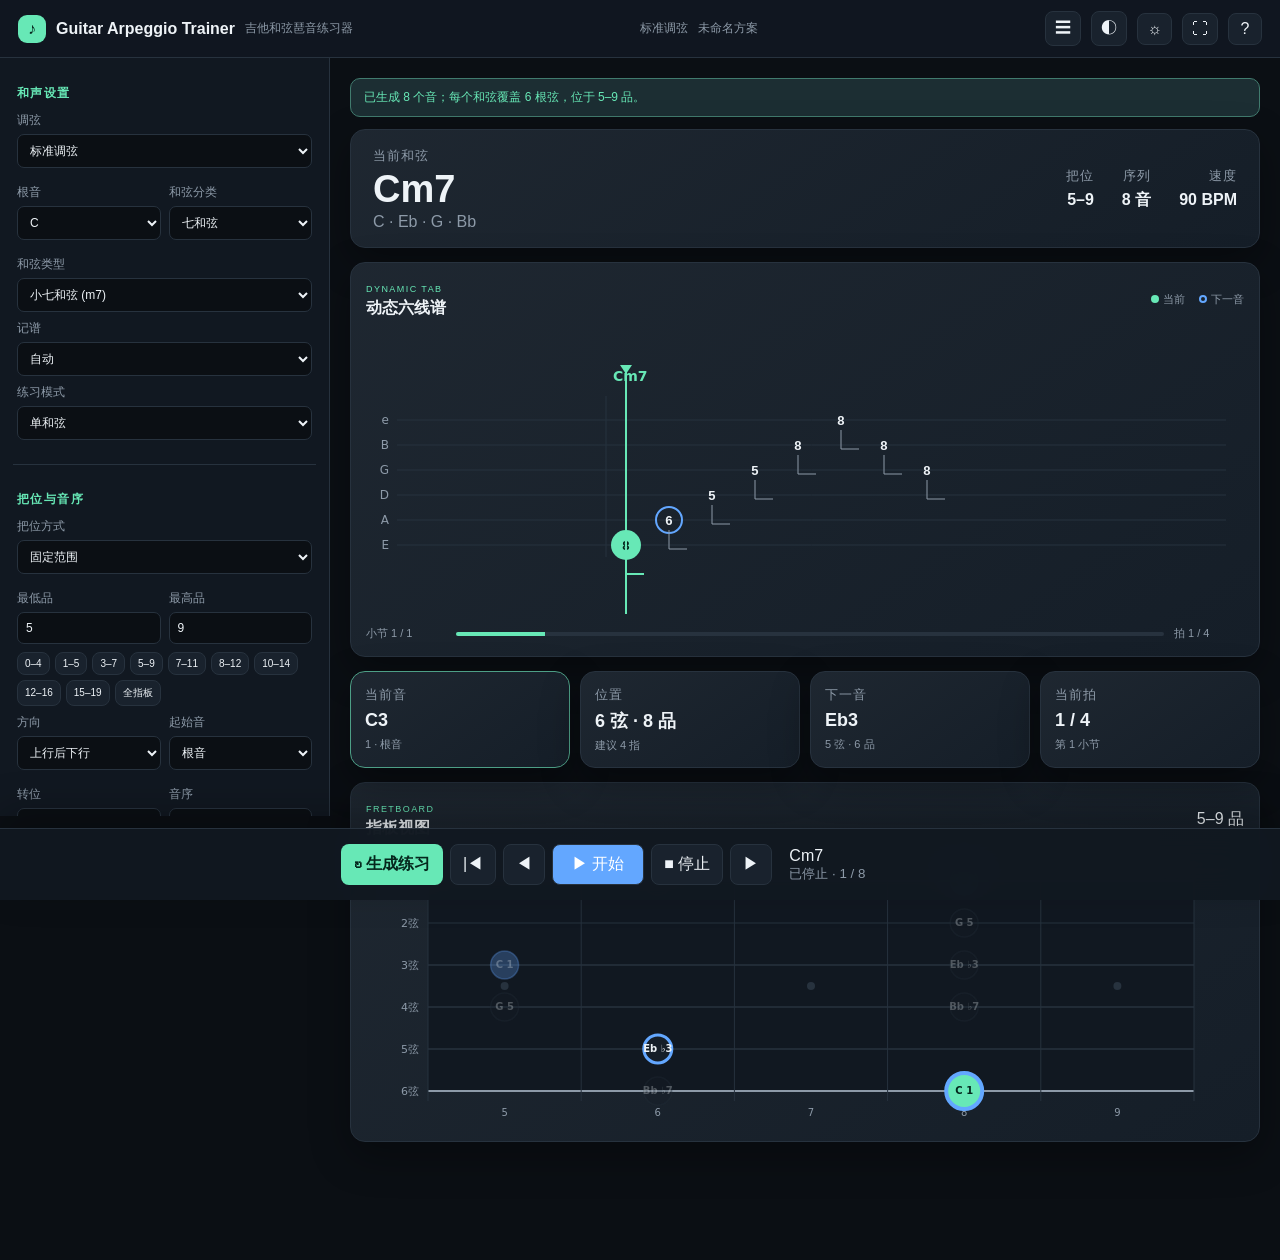
<file: apps/和弦琶音练习器/index.html>
<!doctype html>
<html lang="zh-CN" data-theme="dark">
<head>
  <meta charset="utf-8">
  <meta name="viewport" content="width=device-width,initial-scale=1">
  <meta name="color-scheme" content="dark light">
  <title>Guitar Arpeggio Trainer｜吉他和弦琶音练习器</title>
  <link rel="stylesheet" href="styles.css">
</head>
<body>
  <header class="topbar">
    <div><span class="brand-mark">♪</span><strong>Guitar Arpeggio Trainer</strong><small>吉他和弦琶音练习器</small></div>
    <div class="top-meta"><span id="tuningLabel">标准调弦 · E A D G B E</span><span id="presetLabel">未命名方案</span></div>
    <div class="top-actions">
      <button id="panelToggle" class="icon-btn" aria-label="展开或收起控制面板">☰</button>
      <button id="focusBtn" class="icon-btn" aria-label="专注模式">◐</button>
      <button id="themeBtn" class="icon-btn" aria-label="切换主题">☼</button>
      <button id="fullscreenBtn" class="icon-btn" aria-label="全屏">⛶</button>
      <button id="helpBtn" class="icon-btn" aria-label="帮助">?</button>
    </div>
  </header>

  <div class="app-shell">
    <aside id="controls" class="controls" aria-label="练习设置">
      <section>
        <h2>和声设置</h2>
        <label>调弦<select id="tuning"></select></label>
        <div id="customTuning" class="custom-tuning hidden"></div>
        <button id="saveTuningBtn" class="small hidden">保存自定义调弦</button>
        <div class="two-col">
          <label>根音<select id="root"></select></label>
          <label>和弦分类<select id="category"></select></label>
        </div>
        <label>和弦类型<select id="chordType"></select></label>
        <div id="customChordBox" class="hidden custom-chord-box">
          <label>自定义和弦名称<input id="customChordName" placeholder="例如：Dream"></label>
          <div id="customDegrees" class="degree-grid"></div>
          <div class="chips"><button id="saveCustomChord" type="button">保存自定义和弦</button><button id="deleteCustomChord" class="danger" type="button">删除当前和弦</button></div>
        </div>
        <label>记谱<select id="accidental"><option value="auto">自动</option><option value="sharp">升号</option><option value="flat">降号</option></select></label>
        <label>练习模式<select id="practiceMode"><option value="single">单和弦</option><option value="progression">和弦进行</option></select></label>
        <div id="progressionBox" class="hidden">
          <label>和弦进行<input id="progression" value="Cm7 | Fm7 | Bb7 | Ebmaj7" placeholder="Cm7 | Fm7 | Bb7"></label>
          <label>常用模板<select id="progressionTemplate"><option value="">选择模板…</option><option value="1,4,5,1">I–IV–V–I</option><option value="1,5,6,4">I–V–vi–IV</option><option value="2m,5,1maj7">ii–V–I</option><option value="2dim,5,1m">minor ii–V–i</option><option value="1,6m,2m,5">I–vi–ii–V</option><option value="blues">十二小节布鲁斯</option><option value="cycle">循环五度</option></select></label>
        </div>
      </section>

      <section>
        <h2>把位与音序</h2>
        <label>把位方式<select id="positionMode"><option value="fixed">固定范围</option><option value="caged">CAGED</option><option value="auto">自动选择</option></select></label>
        <div id="fixedPosition">
          <div class="two-col"><label>最低品<input id="minFret" type="number" min="0" max="23" value="5"></label><label>最高品<input id="maxFret" type="number" min="1" max="24" value="9"></label></div>
          <div id="rangeShortcuts" class="chips"></div>
        </div>
        <div id="cagedPosition" class="hidden"><div class="two-col"><label>形状<select id="cagedShape"><option>C</option><option>A</option><option>G</option><option>E</option><option>D</option></select></label><label>范围<select id="cagedStrict"><option value="strict">严格形状</option><option value="expand">附近扩展 2 品</option></select></label></div><small id="cagedRange"></small></div>
        <div class="two-col"><label>方向<select id="direction"><option value="up">上行</option><option value="down">下行</option><option value="updown">上行后下行</option><option value="downup">下行后上行</option><option value="alternate">往返循环</option><option value="random">随机方向</option></select></label><label>起始音<select id="startDegree"><option value="root">根音</option><option value="lowest">最低可用音</option><option value="highest">最高可用音</option><option value="random">随机和弦音</option><option value="3">三音</option><option value="5">五音</option><option value="7">七音</option><option value="9">九音</option></select></label></div>
        <div class="two-col"><label>转位<select id="inversion"><option value="0">原位</option><option value="1">第一转位</option><option value="2">第二转位</option><option value="3">第三转位</option><option value="smooth">自动平滑连接</option></select></label><label>音序<select id="pattern"><option>1-3-5-7</option><option>1-5-3-7</option><option>1-7-5-3</option><option>1-3-5-7-9</option><option>1-5-7-3</option><option>1-3-7-5</option><option>1-5-3-7-9</option><option value="custom">自定义</option></select></label></div>
        <label id="customPatternLabel" class="hidden">自定义音序<input id="customPattern" value="1 3 5 7 9 7 5 3"></label>
      </section>

      <section>
        <h2>节奏与声音</h2>
        <div class="bpm-row"><button id="bpmDown" class="small">−5</button><label>BPM<input id="bpm" type="number" min="30" max="300" value="90"></label><button id="bpmUp" class="small">+5</button><button id="tapBtn" class="small">Tap</button></div>
        <input id="bpmRange" aria-label="BPM 滑块" type="range" min="30" max="300" value="90">
        <div class="two-col"><label>拍号<select id="timeSignature"><option>2/4</option><option>3/4</option><option selected>4/4</option><option>5/4</option><option>6/8</option><option>7/8</option><option>9/8</option><option>12/8</option></select></label><label>音符时值<select id="noteValue"><option value="1">四分音符</option><option value="2" selected>八分音符</option><option value="3">八分三连音</option><option value="4">十六分音符</option><option value="6">十六分三连音</option><option value="0.5">二分音符</option><option value="0.25">全音符</option></select></label></div>
        <div class="two-col"><label>每和弦拍数<input id="chordBeats" type="number" min="1" max="32" value="4"></label><label>Swing<select id="swing"><option value="0.5">关闭</option><option value="0.56">轻微</option><option value="0.62">中等</option><option value="0.68">强</option></select></label></div>
        <div class="toggle-row"><label><input id="metronome" type="checkbox" checked> 节拍器</label><label><input id="countIn" type="checkbox"> 预备 1 小节</label><label><input id="loop" type="checkbox" checked> 循环</label></div>
        <label>总音量<input id="masterVolume" type="range" min="0" max="1" step="0.01" value="0.8"></label>
        <div class="two-col"><label>琶音音量<input id="arpVolume" type="range" min="0" max="1" step="0.01" value="0.72"></label><label>节拍音量<input id="metroVolume" type="range" min="0" max="1" step="0.01" value="0.35"></label></div>
        <label>延音<input id="sustain" type="range" min="0.08" max="1.5" step="0.02" value="0.65"></label>
      </section>

      <section>
        <h2>显示与方案</h2>
        <button id="randomizeBtn" type="button">⚄ 随机生成练习</button>
        <div class="two-col"><label>显示内容<select id="displayMode"><option value="both">音名 + 级数</option><option value="note">音名</option><option value="degree">级数</option><option value="current">仅当前音</option></select></label><label>视图<select id="viewMode"><option value="all">TAB + 指板</option><option value="tab">TAB</option><option value="fretboard">指板</option></select></label></div>
        <label>方案名称<input id="presetName" value="我的琶音练习"></label>
        <div class="button-grid"><button id="newPreset" class="small">新建</button><button id="savePreset" class="small">保存</button><button id="saveAsPreset" class="small">另存为</button><button id="renamePreset" class="small">重命名</button><button id="deletePreset" class="small danger">删除</button><button id="exportPreset" class="small">导出 JSON</button><button id="importPreset" class="small">导入 JSON</button><button id="resetPreset" class="small">恢复默认</button></div>
        <label>已保存方案<select id="presetList"><option value="">— 未选择 —</option></select></label>
        <input id="importFile" class="hidden" type="file" accept="application/json">
      </section>
    </aside>

    <main class="stage">
      <div id="notice" class="notice" role="status">已生成默认练习。点击开始播放。</div>
      <section class="hero-card">
        <div><small>当前和弦</small><h1 id="currentChord">Cm7</h1><p id="chordNotes">C · E♭ · G · B♭</p></div>
        <div class="hero-stats"><div><small>把位</small><strong id="positionStat">5–9</strong></div><div><small>序列</small><strong id="sequenceStat">0 音</strong></div><div><small>速度</small><strong id="tempoStat">90 BPM</strong></div></div>
      </section>

      <section id="tabSection" class="display-card tab-card">
        <div class="card-head"><div><span class="eyebrow">DYNAMIC TAB</span><h2>动态六线谱</h2></div><div class="legend"><span><i class="dot current"></i>当前</span><span><i class="dot next"></i>下一音</span></div></div>
        <canvas id="tabCanvas" height="300" aria-label="动态吉他六线谱"></canvas>
        <div class="timeline-strip"><span id="barInfo">小节 1 / 1</span><div class="progress"><i id="progressBar"></i></div><span id="beatInfo">拍 1 / 4</span></div>
        <div id="noteEditor" class="note-editor hidden"><strong>编辑选中音</strong><label>弦<select id="editString"></select></label><label>品<input id="editFret" type="number" min="0" max="24"></label><button id="applyEdit" class="small">应用</button><button id="insertBefore" class="small">前插入</button><button id="insertAfter" class="small">后插入</button><button id="deleteNote" class="small danger">删除</button><button id="lockNote" class="small">锁定</button><button id="regenBar" class="small">重生成本小节</button><button id="closeEditor" class="small">关闭</button></div>
      </section>

      <section class="now-grid">
        <article class="now-card accent"><small>当前音</small><strong id="nowNote">C3</strong><span id="nowDegree">1 · 根音</span></article>
        <article class="now-card"><small>位置</small><strong id="nowPosition">6 弦 · 8 品</strong><span id="nowFinger">建议 4 指</span></article>
        <article class="now-card"><small>下一音</small><strong id="nextNote">E♭3</strong><span id="nextPosition">5 弦 · 6 品</span></article>
        <article class="now-card beat-pulse" id="beatCard"><small>当前拍</small><strong id="nowBeat">1 / 4</strong><span id="nowBar">第 1 小节</span></article>
      </section>

      <section id="fretboardSection" class="display-card fretboard-card">
        <div class="card-head"><div><span class="eyebrow">FRETBOARD</span><h2>指板视图</h2></div><span id="fretRangeLabel">5–9 品</span></div>
        <div class="canvas-scroll"><canvas id="fretboardCanvas" height="280" aria-label="吉他指板"></canvas></div>
      </section>
    </main>
  </div>

  <footer class="transport" aria-label="播放控制">
    <button id="generateBtn" class="generate">↻ 生成练习</button>
    <button id="rewindBtn" aria-label="回到开头">|◀</button><button id="prevBarBtn" aria-label="上一小节">◀</button>
    <button id="playBtn" class="play">▶ 开始</button><button id="stopBtn">■ 停止</button>
    <button id="nextBarBtn" aria-label="下一小节">▶</button>
    <div class="transport-readout"><span id="transportChord">Cm7</span><small id="transportStatus">已停止 · 1 / 1</small></div>
  </footer>

  <dialog id="helpDialog"><button id="closeHelp" class="dialog-close" aria-label="关闭">×</button><h2>快速帮助</h2><p>先设置和弦、把位和节奏，再点击“生成练习”。点击开始后，TAB、指板、声音与拍数会沿同一时间轴推进。</p><dl><dt>Space</dt><dd>开始 / 暂停 / 继续</dd><dt>Esc</dt><dd>停止</dd><dt>R</dt><dd>回到开头</dd><dt>← / →</dt><dd>上一个 / 下一个音</dd><dt>↑ / ↓</dt><dd>BPM ±5</dd><dt>F / L / M</dt><dd>全屏 / 循环 / 节拍器</dd></dl></dialog>

  <script src="js/constants.js" defer></script>
  <script src="js/music-theory.js" defer></script>
  <script src="js/fretboard-engine.js" defer></script>
  <script src="js/fingering-engine.js" defer></script>
  <script src="js/sequence-engine.js" defer></script>
  <script src="js/audio-engine.js" defer></script>
  <script src="js/renderers.js" defer></script>
  <script src="js/preset-manager.js" defer></script>
  <script src="js/app.js" defer></script>
</body>
</html>
</file>
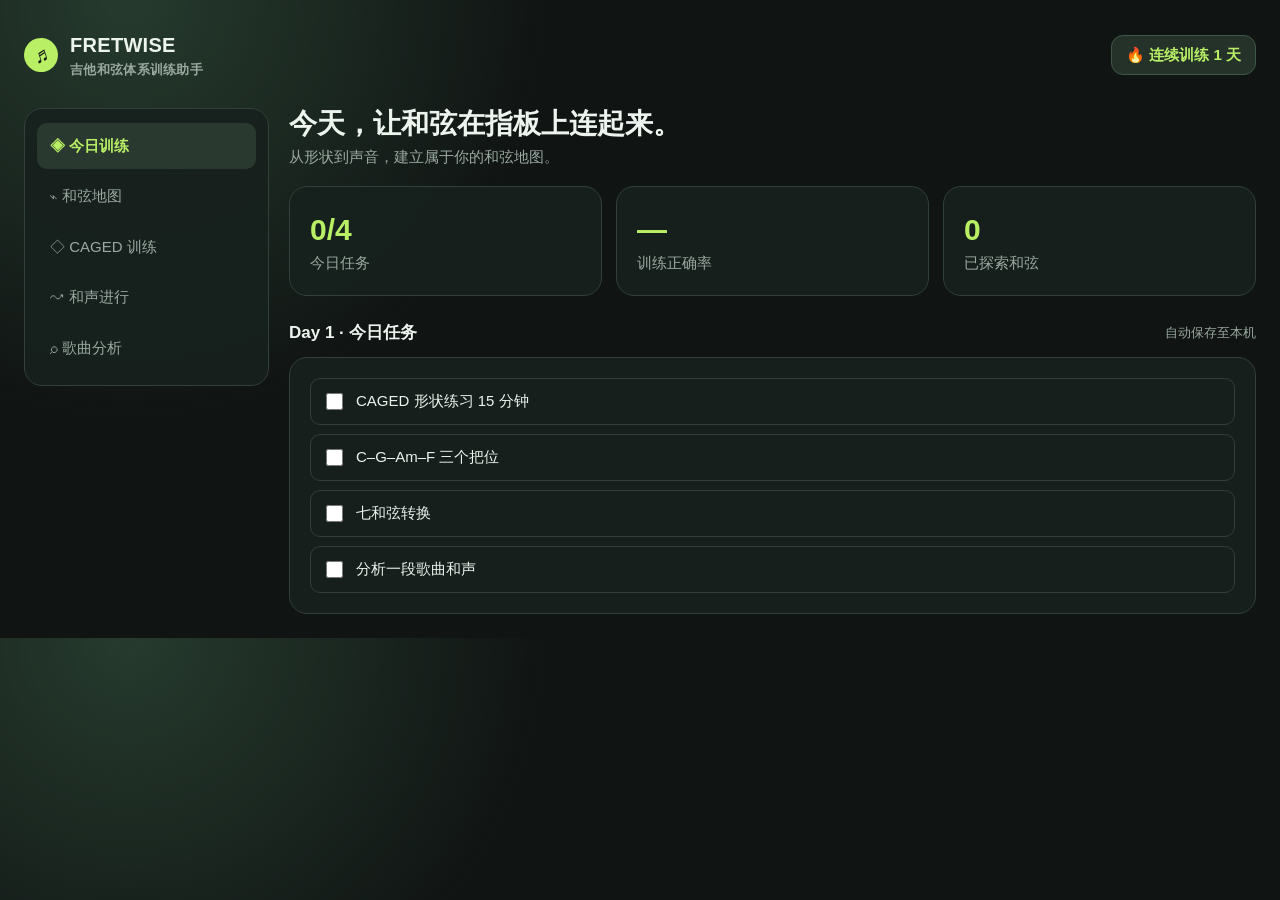
<file: apps/和弦训练器/index.html>
<!doctype html>
<html lang="zh-CN">
<head>
  <meta charset="UTF-8" />
  <meta name="viewport" content="width=device-width, initial-scale=1.0" />
  <title>Fretwise · 吉他和弦训练</title>
  <style>
    :root { --bg:#101413; --panel:#17201d; --panel2:#202a26; --line:#314039; --text:#edf4ee; --muted:#9aa9a0; --green:#b8ef65; --orange:#ffbb69; --red:#fa7d72; }
    *{box-sizing:border-box} body{margin:0;background:radial-gradient(circle at 10% 0,#263b2e 0,transparent 32%),var(--bg);color:var(--text);font:15px/1.5 Inter,"Microsoft YaHei",sans-serif}
    button,select,input{font:inherit} button{cursor:pointer;border:0;color:inherit}.app{max-width:1440px;margin:auto;padding:24px}
    header{display:flex;align-items:center;justify-content:space-between;padding:6px 0 28px}.brand{display:flex;gap:12px;align-items:center;font-weight:800;font-size:20px;letter-spacing:.3px}.pick{color:#101413;background:var(--green);border-radius:50%;width:34px;height:34px;display:grid;place-items:center;transform:rotate(-18deg)}.subtitle{color:var(--muted);font-size:13px}
    .streak{background:#24322a;border:1px solid #3e5747;border-radius:12px;padding:8px 14px;color:var(--green);font-weight:700}.layout{display:grid;grid-template-columns:245px 1fr;gap:20px}.sidebar,.card{background:rgba(23,32,29,.94);border:1px solid var(--line);border-radius:18px}.sidebar{padding:12px;height:max-content;position:sticky;top:15px}.nav{width:100%;text-align:left;padding:12px 13px;background:transparent;border-radius:10px;color:var(--muted);margin:2px 0}.nav.active,.nav:hover{background:#2a3930;color:var(--text)}.nav.active{color:var(--green);font-weight:700}.content{min-width:0}.view{display:none}.view.active{display:block}.hero{display:flex;justify-content:space-between;align-items:end;margin:0 0 18px}.hero h1{font-size:28px;line-height:1.15;margin:0 0 6px}.hero p{margin:0;color:var(--muted)}
    .grid{display:grid;grid-template-columns:repeat(3,1fr);gap:14px}.card{padding:20px}.stat strong{font-size:30px;display:block;color:var(--green)}.stat span{color:var(--muted)}.section-title{display:flex;justify-content:space-between;align-items:center;margin:24px 0 12px}.section-title h2{font-size:17px;margin:0}.progress{height:8px;background:#2a3730;border-radius:99px;overflow:hidden}.progress i{display:block;height:100%;background:var(--green);border-radius:inherit}.tasks{display:grid;gap:9px}.task{display:flex;gap:10px;align-items:center;padding:11px;border:1px solid var(--line);border-radius:10px}.task input{accent-color:var(--green);width:17px;height:17px}.task.done{color:var(--muted);text-decoration:line-through}
    .controls{display:flex;gap:9px;flex-wrap:wrap}.control,select,input[type=text]{background:#202b26;border:1px solid #415248;border-radius:9px;padding:9px 11px;color:var(--text)}.control.primary{background:var(--green);color:#152017;font-weight:800}.control.warn{background:var(--orange);color:#34220d;font-weight:800}.chord-grid{display:grid;grid-template-columns:330px 1fr;gap:16px}.chord-info h2{font-size:36px;margin:0}.tags{display:flex;gap:6px;flex-wrap:wrap;margin:12px 0}.tag{font-size:12px;background:#2b3a31;color:var(--green);padding:4px 8px;border-radius:99px}.notes{font-size:18px;letter-spacing:3px;color:var(--orange)}.position-list{display:grid;gap:8px;margin-top:16px}.position{width:100%;background:#202b26;text-align:left;padding:10px;border:1px solid transparent;border-radius:10px}.position.selected{border-color:var(--green);background:#2a3930}.position small{color:var(--muted);display:block}
    .fret-card{padding:16px;overflow:auto}.fretboard{min-width:720px;padding:9px 9px 16px}.frets{display:grid;grid-template-columns:48px repeat(13,1fr);gap:0;align-items:center}.fret-num{color:var(--muted);font-size:11px;text-align:center;height:24px}.string-label{font-size:11px;color:var(--muted);text-align:right;padding-right:8px}.cell{height:48px;border-left:2px solid #748279;border-bottom:1px solid #88958b;position:relative;background:linear-gradient(90deg,transparent 48%,rgba(255,255,255,.05) 48%,rgba(255,255,255,.05) 52%,transparent 52%)}.cell.nut{border-left:5px solid #dbe6de}.cell::after{content:"";height:2px;background:#b9c4ba;position:absolute;left:0;right:0;top:50%;opacity:.7}.note{z-index:2;position:absolute;top:50%;left:50%;transform:translate(-50%,-50%);width:29px;height:29px;border-radius:50%;display:grid;place-items:center;background:var(--green);color:#132013;font-size:11px;font-weight:800;border:2px solid #e9ffca}.note.root{background:var(--orange);border-color:#ffe0ab}.note.selected-note{box-shadow:0 0 0 4px rgba(184,239,101,.25)}.legend{display:flex;gap:14px;color:var(--muted);font-size:12px;align-items:center}.dot{width:10px;height:10px;border-radius:50%;display:inline-block;background:var(--green)}.dot.root{background:var(--orange)}
    .caged{display:grid;grid-template-columns:1fr 1fr;gap:16px}.question{background:linear-gradient(140deg,#293c2e,#1b2821);border:1px solid #48634e;border-radius:16px;padding:22px}.question h2{margin:8px 0;font-size:26px}.answer-row{display:flex;gap:8px;flex-wrap:wrap}.answer{background:#26342c;border:1px solid #415248;padding:10px 15px;border-radius:9px}.answer.good{background:#395238;border-color:var(--green)}.answer.bad{background:#50342f;border-color:var(--red)}.feedback{min-height:24px;margin-top:14px;font-weight:700}.success{color:var(--green)}.error{color:var(--red)}.progression{font-size:30px;letter-spacing:1px;color:var(--orange);margin:15px 0}.roman{color:var(--muted)}
    .analysis-result{margin-top:16px}.suggestions{display:flex;flex-wrap:wrap;gap:8px}.suggestion{padding:8px 10px;background:#26342c;border-radius:8px}.small{font-size:13px;color:var(--muted)}
    .diagram-grid{display:grid;grid-template-columns:repeat(auto-fit,minmax(185px,1fr));gap:12px}.diagram{background:#202b26;border:1px solid var(--line);border-radius:13px;padding:13px}.diagram.active{border-color:var(--green);box-shadow:0 0 0 1px rgba(184,239,101,.18)}.diagram-head{display:flex;justify-content:space-between;align-items:start;margin-bottom:7px}.diagram h3{margin:0;font-size:16px}.diagram small{color:var(--muted)}.chord-chart{width:125px;height:150px;margin:4px auto;position:relative;display:grid;grid-template-columns:repeat(6,1fr);grid-template-rows:repeat(5,1fr);border-top:3px solid #cad4cb;background:repeating-linear-gradient(to bottom,transparent 0,transparent 28px,#718077 29px,#718077 30px),repeating-linear-gradient(to right,transparent 0,transparent 19px,#718077 20px,#718077 21px)}.chord-chart.high{border-top:1px solid #718077}.chart-fret{position:absolute;left:-18px;top:-3px;font-size:10px;color:var(--muted)}.finger{z-index:1;width:19px;height:19px;border-radius:50%;background:var(--green);color:#172017;font:bold 10px Inter;display:grid;place-items:center;align-self:center;justify-self:center}.finger.root{background:var(--orange)}.open-mark{position:absolute;top:-22px;font-size:12px;color:var(--muted);transform:translateX(-50%)}.diagram-meta{font-size:11px;color:var(--muted);text-align:center;margin-top:5px}.answer-stack{display:grid;gap:16px}.answer-block{padding:15px;background:#1d2722;border:1px solid var(--line);border-radius:13px}.answer-block h3{margin:0 0 10px}.replace-row{display:grid;grid-template-columns:minmax(70px,1fr) 1.5fr auto;gap:9px;align-items:center;margin:8px 0}.replace-row select{width:100%}.metro{display:flex;gap:9px;align-items:center;flex-wrap:wrap;margin-top:20px;padding-top:15px;border-top:1px solid var(--line)}.beat{display:flex;gap:6px}.beat i{width:13px;height:13px;border-radius:50%;background:#3b4941}.beat i.on{background:var(--orange);box-shadow:0 0 12px rgba(255,187,105,.7)}
    @media(max-width:850px){.layout{grid-template-columns:1fr}.sidebar{position:static;display:flex;overflow:auto;padding:8px}.nav{white-space:nowrap;width:auto}.grid,.chord-grid,.caged{grid-template-columns:1fr}.app{padding:15px}.streak{display:none}.hero{align-items:start}.hero h1{font-size:24px}}
  </style>
</head>
<body>
<main class="app">
  <header><div class="brand"><span class="pick">♬</span><div>FRETWISE <div class="subtitle">吉他和弦体系训练助手</div></div></div><div class="streak">🔥 连续训练 <span id="streak">1</span> 天</div></header>
  <div class="layout"><aside class="sidebar">
    <button class="nav active" data-view="home">◈ 今日训练</button><button class="nav" data-view="map">⌁ 和弦地图</button><button class="nav" data-view="caged">◇ CAGED 训练</button><button class="nav" data-view="progression">↝ 和声进行</button><button class="nav" data-view="analysis">⌕ 歌曲分析</button>
  </aside><section class="content">
    <div id="home" class="view active"><div class="hero"><div><h1>今天，让和弦在指板上连起来。</h1><p>从形状到声音，建立属于你的和弦地图。</p></div></div><div class="grid"><div class="card stat"><strong id="completedCount">0/4</strong><span>今日任务</span></div><div class="card stat"><strong id="accuracy">—</strong><span>训练正确率</span></div><div class="card stat"><strong id="knownCount">0</strong><span>已探索和弦</span></div></div><div class="section-title"><h2>Day <span id="day">1</span> · 今日任务</h2><span class="small">自动保存至本机</span></div><div class="card tasks" id="tasks"></div></div>
    <div id="map" class="view"><div class="hero"><div><h1>和弦地图</h1><p>按根音、色彩、把位和根音所在弦筛选可直接弹奏的指法。</p></div><div class="controls"><select id="rootSelect"></select><select id="typeSelect"></select><select id="positionFilter"><option value="all">全部把位</option><option value="low">低把位 0–4 品</option><option value="mid">中把位 3–7 品</option><option value="high">高把位 7 品以上</option></select><select id="rootStringFilter"><option value="all">根音所在弦：全部</option><option value="6">6 弦根音</option><option value="5">5 弦根音</option><option value="4">4 弦根音</option></select></div></div><div class="chord-grid"><div class="card chord-info"><h2 id="chordName">C</h2><div class="tags"><span class="tag" id="chordType">Major</span><span class="tag" id="shapeTag">C 形</span></div><div class="small">和弦构成音</div><div class="notes" id="chordNotes">C · E · G</div><div class="position-list" id="positionList"></div></div><div class="card fret-card"><div class="legend"><span><i class="dot root"></i> 根音</span><span><i class="dot"></i> 和弦音</span><span>点击音符可练习定位</span></div><div class="fretboard" id="fretboard"></div></div></div><div class="section-title"><h2>可按的和弦指法</h2><span class="small">橙色为根音；数字为手指（1=食指）</span></div><div class="diagram-grid" id="mapDiagrams"></div></div>
    <div id="caged" class="view"><div class="hero"><div><h1>CAGED 查询与训练</h1><p>同一个和弦，在五种开放和弦形状中移动。</p></div><button class="control primary" id="newCaged">换一道题</button></div><div class="caged"><div class="question"><span class="tag">随机定位</span><h2 id="cagedQuestion">加载题目中…</h2><p class="small">选择该和弦可以使用的 CAGED 形状。</p><div class="answer-row" id="cagedAnswers"></div><div class="feedback" id="cagedFeedback"></div></div><div class="card"><h2 style="margin-top:0">CAGED 速记</h2><p class="small">下方给出同一和弦的多种实用抓法；不是每一个 CAGED 形状都适合完整六弦扫弦。</p><div class="position-list" id="cagedReference"></div></div></div><div class="section-title"><h2>本题可用指法</h2></div><div class="diagram-grid" id="cagedDiagrams"></div></div>
    <div id="progression" class="view"><div class="hero"><div><h1>和声进行训练</h1><p>预设进行或自定义进行，均可生成多把位、多方案的可弹奏答案。</p></div><div class="controls"><select id="keySelect"></select><select id="patternSelect"></select><button class="control primary" id="newProgression">载入预设</button></div></div><div class="card"><span class="tag" id="progressionStyle">流行</span><div class="progression" id="progressionChords">C – G – Am – F</div><div class="roman" id="progressionRoman">I – V – vi – IV</div><p class="small" id="progressionHint"></p><hr style="border:0;border-top:1px solid var(--line);margin:20px 0"><label class="small">自定义和声进行（例如：Cmaj7-Am7-Dm7-G7，支持 # / b 与常见色彩和弦）</label><div class="controls" style="margin-top:9px"><input type="text" id="customProgression" value="Cmaj7-Am7-Dm7-G7" style="flex:1;min-width:245px"><button class="control primary" id="useCustomProgression">使用自定义进行</button></div><p>选择想练习的把位，答案会保留多种可行抓法：</p><div class="answer-row" id="rangeAnswers"><button class="answer" data-range="low">低把位（开放与 1–4 品）</button><button class="answer" data-range="mid">中把位（3–7 品）</button><button class="answer" data-range="high">高把位（7 品以上）</button></div><div class="feedback" id="rangeFeedback"></div></div><div class="section-title"><h2>和弦进行指法答案</h2><span class="small">每套方案均可横向比较，优先共同音和短距离移动</span></div><div id="progressionAnswers" class="answer-stack"></div></div>
    <div id="analysis" class="view"><div class="hero"><div><h1>歌曲和声分析</h1><p>输入和弦进行，识别调内级数、逐个替换，并配合节拍器练习。</p></div></div><div class="card"><label class="small">用连字符、空格或逗号分隔和弦，例如：C-G-Am-Em-F-C-Dm-G</label><div class="controls" style="margin-top:10px"><input type="text" id="analysisInput" value="C-G-Am-Em-F-C-Dm-G" style="flex:1;min-width:220px"><select id="analysisKey"></select><button class="control primary" id="analyzeBtn">开始分析</button></div><div class="analysis-result" id="analysisResult"></div><div class="metro"><b>和声节拍器</b><input id="tempo" type="range" min="50" max="180" value="84"><span id="tempoValue">84 BPM</span><button class="control warn" id="metroBtn">开始</button><span class="small">每小节（4 拍）切换下一个和弦</span><div class="beat" id="beats"><i></i><i></i><i></i><i></i></div></div></div></div>
  </section></div>
</main>
<script>
const NOTES=['C','C#','D','D#','E','F','F#','G','G#','A','A#','B'];
const FLATS={'C#':'Db','D#':'Eb','F#':'Gb','G#':'Ab','A#':'Bb'};
const TYPES={major:{label:'Major',intervals:[0,4,7],suffix:''},minor:{label:'Minor',intervals:[0,3,7],suffix:'m'},dim:{label:'Diminished',intervals:[0,3,6],suffix:'dim'},maj7:{label:'maj7',intervals:[0,4,7,11],suffix:'maj7'},m7:{label:'m7',intervals:[0,3,7,10],suffix:'m7'},'7':{label:'7',intervals:[0,4,7,10],suffix:'7'},add9:{label:'add9',intervals:[0,4,7,2],suffix:'add9'},'9':{label:'9',intervals:[0,4,7,10,2],suffix:'9'},sus2:{label:'sus2',intervals:[0,2,7],suffix:'sus2'},sus4:{label:'sus4',intervals:[0,5,7],suffix:'sus4'},'6':{label:'6',intervals:[0,4,7,9],suffix:'6'}};
const SHAPES={C:['x32010','x35553'],A:['x02220','x02225'],G:['320003','320033'],E:['022100','022104'],D:['xx0232','xx0235']};
const SHAPE_META={E:{rootString:6},A:{rootString:5},D:{rootString:4}};
const PATTERNS={major:{E:[0,2,2,1,0,0],A:['x',0,2,2,2,0],D:['x','x',0,2,3,2]},minor:{E:[0,2,2,0,0,0],A:['x',0,2,2,1,0],D:['x','x',0,2,3,1]},maj7:{E:[0,2,1,1,0,0],A:['x',0,2,1,2,0],D:['x','x',0,2,2,2]},m7:{E:[0,2,0,0,0,0],A:['x',0,2,0,1,0],D:['x','x',0,2,1,1]},'7':{E:[0,2,0,1,0,0],A:['x',0,2,0,2,0],D:['x','x',0,2,1,2]},sus4:{E:[0,2,2,2,0,0],A:['x',0,2,2,3,0]},sus2:{E:[0,2,2,0,0,0],A:['x',0,2,2,0,0]},'6':{E:[0,2,2,1,2,0],A:['x',0,2,2,2,2]},add9:{E:[0,2,4,1,0,0],A:['x',0,2,4,2,0]},'9':{E:[0,2,0,1,0,2],A:['x',0,2,0,2,2]},dim:{E:['x',1,2,0,2,'x'],D:['x','x',0,1,0,1]}};
let currentProgression=[],metroTimer=null,metroBeat=0,metroChord=0;
const OPEN=[4,9,2,7,11,4]; // high E to low E
const tasks=['CAGED 形状练习 15 分钟','C–G–Am–F 三个把位','七和弦转换','分析一段歌曲和声'];
let state=JSON.parse(localStorage.getItem('fretwise-v1')||'{}'); state.tasks=state.tasks||[false,false,false,false];state.correct=state.correct||0;state.attempts=state.attempts||0;state.seen=state.seen||[];state.day=state.day||1;state.streak=state.streak||1;
const save=()=>localStorage.setItem('fretwise-v1',JSON.stringify(state));
const note=(root,i)=>NOTES[(NOTES.indexOf(root)+i+12)%12]; const chordName=(root,type)=>root+TYPES[type].suffix; const chordNotes=(root,type)=>TYPES[type].intervals.map(i=>note(root,i));
function fillSelect(el,values,selected){el.innerHTML=values.map(v=>`<option value="${v}">${v}</option>`).join('');el.value=selected||values[0]}
function init(){fillSelect(rootSelect,NOTES,'C');fillSelect(keySelect,NOTES,'C');fillSelect(analysisKey,NOTES,'C');typeSelect.innerHTML=Object.entries(TYPES).map(([k,v])=>`<option value="${k}">${v.label}</option>`).join('');fillSelect(patternSelect,patterns.map((p,i)=>i+'|'+p.style),'0|流行');patternSelect.innerHTML=patterns.map((p,i)=>`<option value="${i}">${p.style}：${p.roman.join('–')}</option>`).join('');renderTasks();renderMap();newCaged();newProgression();updateStats();}
function renderTasks(){tasksEl=tasks;document.getElementById('tasks').innerHTML=tasks.map((t,i)=>`<label class="task ${state.tasks[i]?'done':''}"><input type="checkbox" data-task="${i}" ${state.tasks[i]?'checked':''}>${t}</label>`).join('');document.querySelectorAll('[data-task]').forEach(x=>x.onchange=()=>{state.tasks[x.dataset.task]=x.checked;save();renderTasks();updateStats()})}
function updateStats(){document.getElementById('completedCount').textContent=state.tasks.filter(Boolean).length+'/4';document.getElementById('accuracy').textContent=state.attempts?Math.round(state.correct/state.attempts*100)+'%':'—';document.getElementById('knownCount').textContent=state.seen.length;document.getElementById('day').textContent=state.day;document.getElementById('streak').textContent=state.streak}
function positions(root,type){let base=NOTES.indexOf(root);return Object.entries(SHAPES).map(([shape,forms],i)=>({shape,frets:forms[type==='major'?0:1]||forms[0],base:1+((base+[0,5,7,8,10][i])%12),label:`${shape} 形`}))}
function renderMap(){const root=rootSelect.value,type=typeSelect.value, notes=chordNotes(root,type);document.getElementById('chordName').textContent=chordName(root,type);document.getElementById('chordType').textContent=TYPES[type].label;document.getElementById('chordNotes').textContent=notes.join(' · ');let ps=positions(root,type);document.getElementById('shapeTag').textContent=ps[0].label;document.getElementById('positionList').innerHTML=ps.map((p,i)=>`<button class="position ${i===0?'selected':''}" data-pos="${i}"><b>${p.shape} 形</b><small>${p.base} 品附近 · ${p.frets}</small></button>`).join('');document.querySelectorAll('[data-pos]').forEach(x=>x.onclick=()=>{document.querySelectorAll('[data-pos]').forEach(y=>y.classList.remove('selected'));x.classList.add('selected');document.getElementById('shapeTag').textContent=ps[x.dataset.pos].label}); renderFretboard(notes,root);renderDiagramSet('mapDiagrams',root,type)}
function renderFretboard(chordTones,root){let html='<div class="frets"><div></div>'+Array.from({length:13},(_,i)=>`<div class="fret-num">${i}</div>`).join('')+'</div>';OPEN.forEach((open,s)=>{html+='<div class="frets"><div class="string-label">'+['1弦 E','2弦 B','3弦 G','4弦 D','5弦 A','6弦 E'][s]+'</div>';for(let f=0;f<=12;f++){let n=NOTES[(open+f)%12],show=chordTones.includes(n);html+=`<div class="cell ${f===0?'nut':''}" data-fret="${f}" data-string="${s}">${show?`<button class="note ${n===root?'root':''}" title="${n}">${n}</button>`:''}</div>`}html+='</div>'});document.getElementById('fretboard').innerHTML=html;document.querySelectorAll('.note').forEach(n=>n.onclick=()=>{n.classList.toggle('selected-note'); if(!state.seen.includes(chordName(rootSelect.value,typeSelect.value))){state.seen.push(chordName(rootSelect.value,typeSelect.value));save();updateStats()}})}
function voicings(root,type){let out=[];Object.entries(PATTERNS[type]||PATTERNS.major).forEach(([shape,frets])=>{let rootIndex=NOTES.indexOf(root),base=(rootIndex-(shape==='E'?4:shape==='A'?9:2)+12)%12;if(base===0&&root!== (shape==='E'?'E':shape==='A'?'A':'D'))base=12;let range=base<=4?'low':base<=7?'mid':'high';out.push({shape,frets,base,range,rootString:SHAPE_META[shape].rootString})});return out}
function chartHTML(v,root,type){let shown=v.frets.map(f=>f==='x'?'x':v.base===0?f:f+1);let marks=shown.map((f,i)=>f==='x'?`<span class="open-mark" style="left:${(i+.5)*16.67}%">×</span>`:f===0?`<span class="open-mark" style="left:${(i+.5)*16.67}%">○</span>`:'').join('');let fingers=shown.map((f,i)=>{if(f==='x'||f===0)return '';let rootMark=(v.shape==='E'&&(i===0||i===5))||(v.shape==='A'&&i===1)||(v.shape==='D'&&i===2);let finger=Math.min(4,Math.max(1,Number(f)));return `<span class="finger ${rootMark?'root':''}" style="grid-column:${i+1};grid-row:${Math.min(5,Number(f))}">${finger}</span>`}).join('');return `<div class="chord-chart ${v.base?'high':''}">${marks}${v.base?`<span class="chart-fret">${v.base}fr</span>`:''}${fingers}</div>`}
function renderDiagramSet(target,root,type,range='all'){let all=voicings(root,type).filter(v=>range==='all'||v.range===range);let rootString=rootStringFilter?rootStringFilter.value:'all';if(target==='mapDiagrams'&&rootString!=='all')all=all.filter(v=>String(v.rootString)===rootString);if(target==='mapDiagrams'&&positionFilter.value!=='all')all=all.filter(v=>v.range===positionFilter.value);document.getElementById(target).innerHTML=all.length?all.map(v=>`<article class="diagram"><div class="diagram-head"><div><h3>${chordName(root,type)}</h3><small>${v.shape} 形 · ${v.base||'开放'}把位</small></div><span class="tag">${v.rootString}弦根音</span></div>${chartHTML(v,root,type)}<div class="diagram-meta">${v.base?`${v.base} 品起，横按请用 1 指`:'开放和弦指法'}</div></article>`).join(''):'<p class="small">当前筛选下没有现成指法，试试放宽把位或根音弦条件。</p>'}
function newCaged(){let root=NOTES[Math.floor(Math.random()*NOTES.length)],correct=['C','A','G','E','D'][Math.floor(Math.random()*5)];document.getElementById('cagedQuestion').textContent=`请找到 ${chordName(root,'major')} 的 ${correct} 形位置`;let answers=['C','A','G','E','D'].sort(()=>Math.random()-.5);let box=document.getElementById('cagedAnswers');box.innerHTML=answers.map(a=>`<button class="answer" data-shape="${a}">${a} 形</button>`).join('');document.getElementById('cagedFeedback').textContent='';document.getElementById('cagedReference').innerHTML=positions(root,'major').map(p=>`<div class="position"><b>${chordName(root,'major')} · ${p.shape} 形</b><small>${p.base} 品附近（示意）</small></div>`).join('');renderDiagramSet('cagedDiagrams',root,'major');box.querySelectorAll('button').forEach(b=>b.onclick=()=>{state.attempts++;let ok=b.dataset.shape===correct;if(ok){state.correct++;b.classList.add('good');document.getElementById('cagedFeedback').innerHTML='<span class="success">正确！下方是这组和弦的实用抓法；比较它们的根音弦与把位。</span>'}else{b.classList.add('bad');document.getElementById('cagedFeedback').innerHTML=`<span class="error">再试一次。目标是 ${correct} 形。</span>`}save();updateStats()})}
const patterns=[
 {style:'流行经典',roman:['I','V','vi','IV'],degrees:[0,4,5,3],hint:'万能流行循环：练习开放位、横按与副歌推进感。'},
 {style:'抒情 1564',roman:['I','vi','IV','V'],degrees:[0,5,3,4],hint:'稳定、回归感明显，适合慢歌与尾奏。'},
 {style:'卡农走向',roman:['I','V','vi','iii','IV','I','IV','V'],degrees:[0,4,5,2,3,0,3,4],hint:'八小节循环；适合训练长进行中的共同音。'},
 {style:'小调流行',roman:['vi','IV','I','V'],degrees:[5,3,0,4],hint:'从 vi 出发，适合更内省的主歌色彩。'},
 {style:'爵士 ii–V–I',roman:['ii7','V7','Imaj7'],degrees:[1,4,0],types:['m7','7','maj7'],hint:'核心爵士终止；比较 m7→7→maj7 的半音移动。'},
 {style:'爵士 1625',roman:['Imaj7','vi7','ii7','V7'],degrees:[0,5,1,4],types:['maj7','m7','m7','7'],hint:'常见 Turnaround，可循环回到 I。'},
 {style:'Neo Soul',roman:['Imaj7','iii7','vi7','ii7','V7'],degrees:[0,2,5,1,4],types:['maj7','m7','m7','m7','7'],hint:'七和弦链条；适合中高把位的小型抓法。'},
 {style:'借用和弦',roman:['I','V','vi','IV','iv','I'],degrees:[0,4,5,3,3,0],types:['major','major','minor','major','minor','major'],hint:'IV→iv 是常用同主音小调借用，带来叙事转折。'},
 {style:'次属属和弦',roman:['I','III7','vi','IV','V'],degrees:[0,2,5,3,4],types:['major','7','minor','major','major'],hint:'III7 可视为 V/vi，制造强烈的向 vi 倾向。'}
];
function parseChord(c){let m=c.trim().match(/^([A-G](?:#|b)?)(.*)$/);if(!m)return null;let root=m[1].replace('Db','C#').replace('Eb','D#').replace('Gb','F#').replace('Ab','G#').replace('Bb','A#'),s=m[2]||'';let ordered=['maj7','add9','sus2','sus4','dim','m7','m','9','7','6'];let type=ordered.find(t=>s===t)||'major';return {root,type}}
function inferRoman(item,key){let scale=[0,2,4,5,7,9,11].map(x=>note(key,x)),i=scale.indexOf(item.root);if(i<0)return '调外和弦';let base=['I','ii','iii','IV','V','vi','vii°'][i];return base+(item.type==='maj7'?'maj7':item.type==='m7'?'7':item.type==='7'?'7':'')}
function newProgression(){let p=patterns[Number(patternSelect.value)],key=keySelect.value;currentProgression=p.degrees.map((d,i)=>({root:note(key,[0,2,4,5,7,9,11][d]),type:p.types?p.types[i]:(d===1||d===2||d===5?'minor':'major')}));document.getElementById('progressionStyle').textContent=p.style;document.getElementById('progressionChords').textContent=currentProgression.map(x=>chordName(x.root,x.type)).join(' – ');document.getElementById('progressionRoman').textContent=p.roman.join(' – ');document.getElementById('progressionHint').textContent=p.hint;document.getElementById('customProgression').value=currentProgression.map(x=>chordName(x.root,x.type)).join('-');document.getElementById('rangeFeedback').textContent='';renderProgressionAnswers('low')}
function useCustom(){let parsed=customProgression.value.split(/[\s,\-]+/).filter(Boolean).map(parseChord);if(!parsed.length||parsed.some(x=>!x)){document.getElementById('rangeFeedback').innerHTML='<span class="error">请使用类似 Cmaj7-Am7-Dm7-G7 的格式。</span>';return}currentProgression=parsed;document.getElementById('progressionStyle').textContent='自定义进行';document.getElementById('progressionChords').textContent=parsed.map(x=>chordName(x.root,x.type)).join(' – ');document.getElementById('progressionRoman').textContent=parsed.map(x=>inferRoman(x,keySelect.value)).join(' – ');document.getElementById('progressionHint').textContent='已按当前调性标注级数；“调外和弦”可作为借用、次属或转调线索继续探索。';document.getElementById('rangeFeedback').textContent='';renderProgressionAnswers('low')}
function renderProgressionAnswers(range){let container=document.getElementById('progressionAnswers');let choices=currentProgression.map(x=>voicings(x.root,x.type).filter(v=>v.range===range));if(choices.some(x=>!x.length)){container.innerHTML='<p class="small">这个把位暂缺某个和弦的预置指法；请选择另一把位。</p>';return}let sets=[0,1].map(variant=>currentProgression.map((x,i)=>({...x,v:choices[i][variant%choices[i].length]})));container.innerHTML=sets.map((set,idx)=>`<div class="answer-block"><h3>方案 ${String.fromCharCode(65+idx)} <span class="small">${idx===0?'优先同一根音弦，适合建立把位感':'换用相邻形状，适合比较不同连接'}</span></h3><div class="diagram-grid">${set.map(x=>`<article class="diagram"><div class="diagram-head"><div><h3>${chordName(x.root,x.type)}</h3><small>${x.v.shape} 形 · ${x.v.base||'开放'}把位</small></div></div>${chartHTML(x.v,x.root,x.type)}</article>`).join('')}</div></div>`).join('')}
function analyze(){let key=analysisKey.value,raw=analysisInput.value.trim().split(/[\s,\-]+/).filter(Boolean),scale=[0,2,4,5,7,9,11].map(x=>note(key,x)),romans=['I','ii','iii','IV','V','vi','vii°'];let result=raw.map(c=>{let m=c.match(/^([A-G](?:#|b)?)(.*)$/);if(!m)return {c,r:'?',root:'C'};let root=m[1].replace('Db','C#').replace('Eb','D#').replace('Gb','F#').replace('Ab','G#').replace('Bb','A#'),i=scale.indexOf(root);return {c,root,r:i>=0?romans[i]+(m[2].includes('7')?'7':''):'♭?'}}),color={I:['major','maj7','6','add9'],ii:['minor','m7'],iii:['minor','m7'],IV:['major','maj7','add9'],V:['major','7','9','sus4'],vi:['minor','m7']};document.getElementById('analysisResult').innerHTML=`<p>推定调性：<b>${key} 大调</b></p><div class="progression" id="finalProgression">${raw.join(' – ')}</div><div class="roman">${result.map(x=>x.r).join(' – ')}</div><div class="section-title"><h2>逐和弦自定义替换</h2><span class="small">替换后会即时更新最终进行</span></div><div id="replaceRows">${result.map((x,i)=>{let opts=color[x.r.replace(/[7°]/g,'')]||Object.keys(TYPES);return `<div class="replace-row"><b>${x.c}</b><select data-replace="${i}">${opts.map(t=>`<option value="${t}">${x.root}${TYPES[t]?.suffix||''}</option>`).join('')}</select><span class="small">${x.r} 功能</span></div>`}).join('')}</div>`;document.querySelectorAll('[data-replace]').forEach(s=>s.onchange=()=>{let i=Number(s.dataset.replace);raw[i]=result[i].root+(TYPES[s.value]?.suffix||'');document.getElementById('finalProgression').textContent=raw.join(' – ');analysisInput.value=raw.join('-')})}
function tick(){metroBeat=(metroBeat+1)%4;document.querySelectorAll('#beats i').forEach((x,i)=>x.classList.toggle('on',i===metroBeat));if(metroBeat===0&&currentProgression.length){metroChord=(metroChord+1)%currentProgression.length;document.getElementById('progressionChords').style.color=metroChord%2?'var(--green)':'var(--orange)'}let ctx=new (window.AudioContext||window.webkitAudioContext)(),o=ctx.createOscillator(),g=ctx.createGain();o.frequency.value=metroBeat===0?880:550;g.gain.setValueAtTime(.06,ctx.currentTime);g.gain.exponentialRampToValueAtTime(.001,ctx.currentTime+.07);o.connect(g);g.connect(ctx.destination);o.start();o.stop(ctx.currentTime+.08)}
function toggleMetro(){if(metroTimer){clearInterval(metroTimer);metroTimer=null;metroBtn.textContent='开始';document.querySelectorAll('#beats i').forEach(x=>x.classList.remove('on'));return}metroBeat=3;tick();metroTimer=setInterval(tick,60000/Number(tempo.value));metroBtn.textContent='停止'}
document.querySelectorAll('.nav').forEach(b=>b.onclick=()=>{document.querySelectorAll('.nav').forEach(x=>x.classList.remove('active'));document.querySelectorAll('.view').forEach(x=>x.classList.remove('active'));b.classList.add('active');document.getElementById(b.dataset.view).classList.add('active')});rootSelect.onchange=renderMap;typeSelect.onchange=renderMap;positionFilter.onchange=renderMap;rootStringFilter.onchange=renderMap;document.getElementById('newCaged').onclick=newCaged;document.getElementById('newProgression').onclick=newProgression;document.getElementById('useCustomProgression').onclick=useCustom;keySelect.onchange=newProgression;patternSelect.onchange=newProgression;document.querySelectorAll('[data-range]').forEach(x=>x.onclick=()=>{state.attempts++;state.correct++;save();updateStats();document.querySelectorAll('[data-range]').forEach(y=>y.classList.remove('good'));x.classList.add('good');renderProgressionAnswers(x.dataset.range);document.getElementById('rangeFeedback').innerHTML='<span class="success">已展示两套可行答案。先练方案 A，再比较方案 B 中共同音与移动距离。</span>'});document.getElementById('analyzeBtn').onclick=analyze;tempo.oninput=()=>{tempoValue.textContent=tempo.value+' BPM';if(metroTimer){clearInterval(metroTimer);metroTimer=setInterval(tick,60000/Number(tempo.value))}};metroBtn.onclick=toggleMetro;
init();analyze();
</script>
</body></html>
</file>
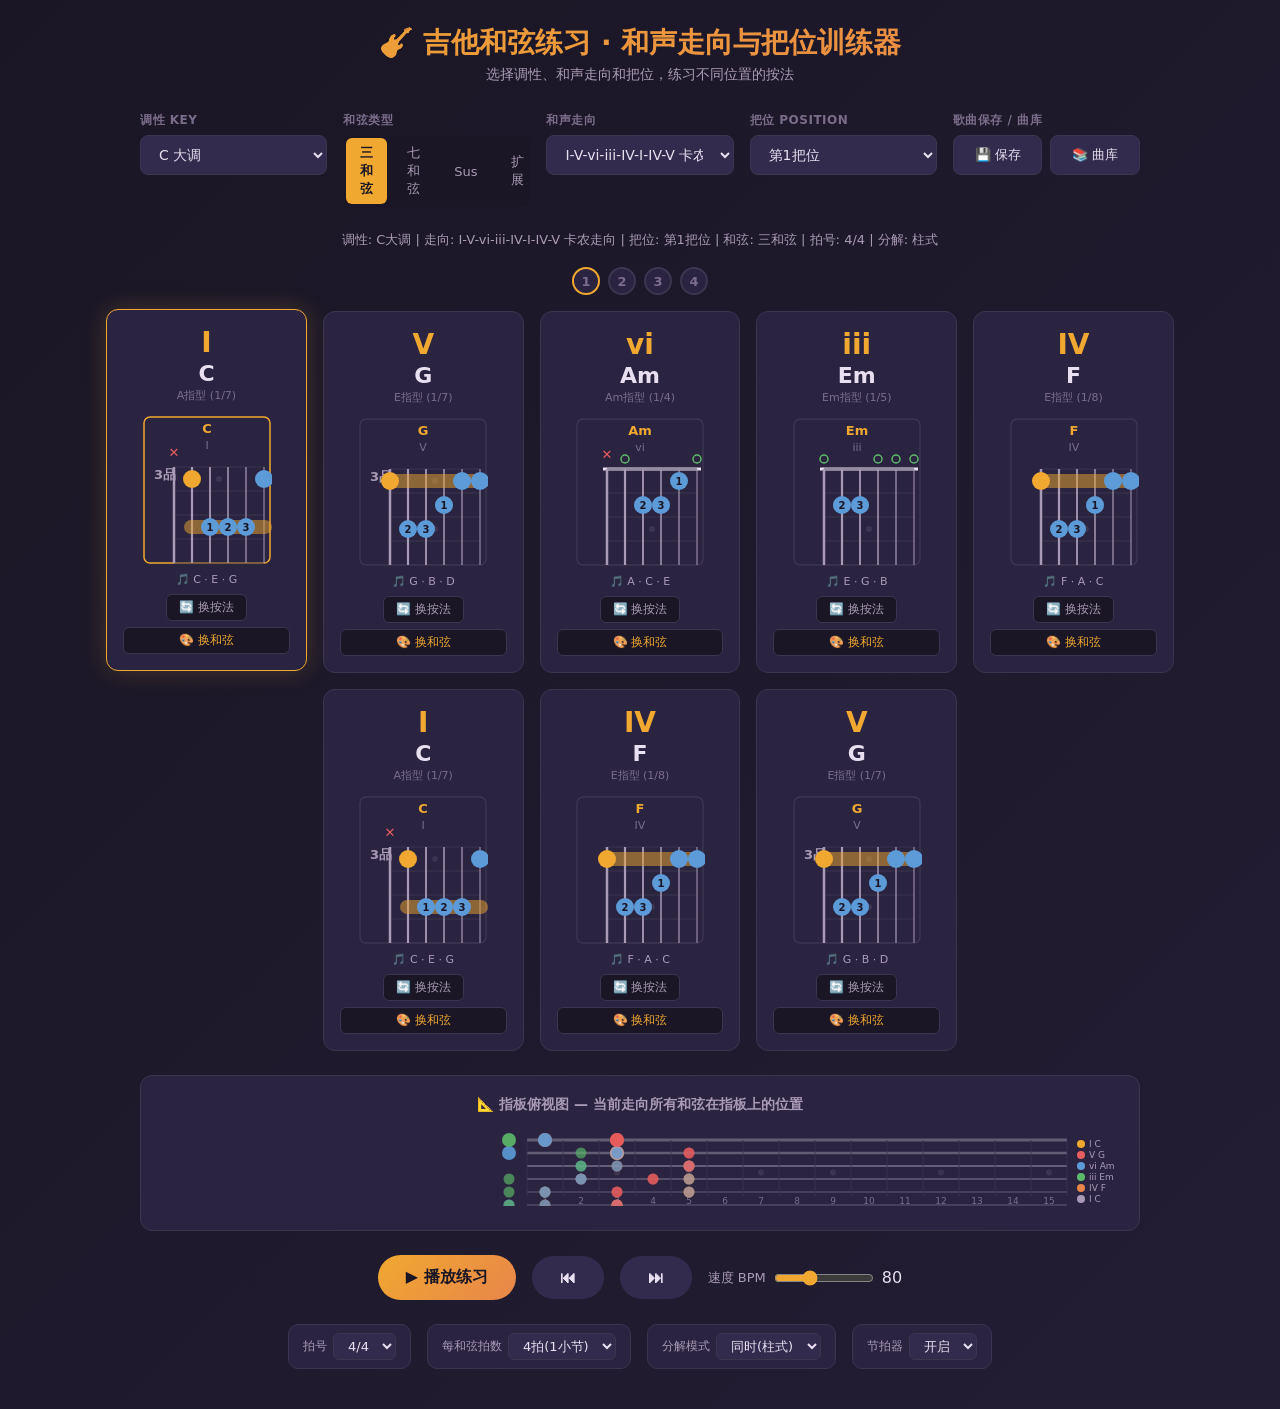
<file: apps/和弦进行指法训练/index.html>
<!DOCTYPE html>
<html lang="zh-CN">
<head>
<meta charset="UTF-8">
<meta name="viewport" content="width=device-width, initial-scale=1.0">
<title>吉他和弦练习 · 和声走向与把位训练器</title>
<style>
:root {
  --bg: #1a1625; --bg2: #221d33; --card: #2a2440; --card2: #332b4d;
  --border: #3d344f; --accent: #f0a830; --accent2: #e8854a;
  --text: #e8e0f0; --text2: #a99bb5; --text3: #7a6d8a;
  --red: #e85d5d; --green: #5dba6a; --blue: #5d9bd8;
  --radius: 12px; --gap: 16px;
}
*,*::before,*::after { margin:0; padding:0; box-sizing:border-box; }
body {
  font-family: 'Segoe UI', 'PingFang SC', 'Microsoft YaHei', system-ui, sans-serif;
  background: linear-gradient(135deg, var(--bg), var(--bg2));
  color: var(--text); min-height: 100vh; padding: 24px;
}
.header {
  text-align: center; margin-bottom: 28px;
}
.header h1 {
  font-size: 28px; font-weight: 700;
  background: linear-gradient(135deg, var(--accent), var(--accent2));
  -webkit-background-clip: text; -webkit-text-fill-color: transparent;
  background-clip: text; margin-bottom: 4px;
}
.header p { color: var(--text2); font-size: 14px; }

.controls {
  display: grid; grid-template-columns: repeat(auto-fit, minmax(180px, 1fr));
  gap: var(--gap); margin-bottom: 24px; max-width: 1000px; margin-inline: auto;
}
.ctrl-group { display: flex; flex-direction: column; gap: 6px; }
.ctrl-group label { font-size: 12px; color: var(--text3); font-weight: 600; text-transform: uppercase; letter-spacing: 0.5px; }
.ctrl-group select, .ctrl-group button {
  background: var(--card2); color: var(--text); border: 1.5px solid var(--border);
  border-radius: 8px; padding: 10px 14px; font-size: 14px; cursor: pointer;
  transition: all 0.2s; font-family: inherit;
}
.ctrl-group select:hover, .ctrl-group button:hover { border-color: var(--accent); background: var(--card); }
.ctrl-group select:focus { outline: none; border-color: var(--accent); box-shadow: 0 0 0 3px rgba(240,168,48,0.15); }

.chords-area {
  display: flex; flex-wrap: wrap; gap: var(--gap); justify-content: center;
  margin-bottom: 24px;
}
.chord-card {
  background: var(--card); border: 1.5px solid var(--border); border-radius: var(--radius);
  padding: 16px; min-width: 170px; text-align: center; transition: all 0.3s;
}
.chord-card.active { border-color: var(--accent); box-shadow: 0 0 24px rgba(240,168,48,0.2); transform: translateY(-2px); }
.chord-card .degree { font-size: 28px; font-weight: 700; color: var(--accent); margin-bottom: 2px; }
.chord-card .chord-name { font-size: 22px; font-weight: 600; margin-bottom: 2px; }
.chord-card .shape-label { font-size: 11px; color: var(--text3); margin-bottom: 12px; }
.chord-card svg { display: block; margin: 0 auto; }
.chord-card .notes { font-size: 11px; color: var(--text2); margin-top: 8px; }
.chord-card .voicing-btn {
  margin-top: 8px; background: var(--bg); border: 1px solid var(--border);
  color: var(--text2); padding: 4px 12px; border-radius: 6px; cursor: pointer;
  font-size: 12px; font-family: inherit; transition: all 0.2s;
}
.chord-card .voicing-btn:hover { border-color: var(--accent); color: var(--accent); }

.fretboard-section {
  background: var(--card); border: 1.5px solid var(--border); border-radius: var(--radius);
  padding: 20px; margin-bottom: 24px; max-width: 1000px; margin-inline: auto; overflow-x: auto;
}
.fretboard-section h3 { font-size: 14px; color: var(--text2); margin-bottom: 12px; text-align: center; }

.play-controls {
  display: flex; gap: var(--gap); justify-content: center; align-items: center;
  margin-bottom: 24px; flex-wrap: wrap;
}
.play-btn {
  background: linear-gradient(135deg, var(--accent), var(--accent2));
  color: #1a1625; border: none; border-radius: 50px; padding: 12px 28px;
  font-size: 16px; font-weight: 700; cursor: pointer; transition: all 0.2s;
  font-family: inherit;
}
.play-btn:hover { transform: scale(1.04); box-shadow: 0 4px 20px rgba(240,168,48,0.3); }
.play-btn.playing { background: var(--red); color: #fff; }
.tempo-group { display: flex; align-items: center; gap: 8px; }
.tempo-group label { color: var(--text2); font-size: 13px; }
.tempo-group input { width: 60px; }
.tempo-group input[type="range"] { cursor: pointer; accent-color: var(--accent); width: 100px; }

.info-bar {
  text-align: center; color: var(--text2); font-size: 13px;
  margin-bottom: 16px; min-height: 20px;
}
.chord-types-toggle {
  display: flex; gap: 6px; background: var(--bg); border-radius: 8px; padding: 3px;
}
.chord-types-toggle button {
  padding: 6px 14px; border-radius: 6px; border: none; cursor: pointer;
  font-size: 13px; font-family: inherit; background: transparent; color: var(--text2);
  transition: all 0.2s;
}
.chord-types-toggle button.active { background: var(--accent); color: var(--bg); font-weight: 600; }

/* Metronome */
.metronome-bar {
  display: flex; gap: 8px; justify-content: center; align-items: center;
  margin-bottom: 16px;
}
.beat-dot {
  width: 28px; height: 28px; border-radius: 50%; border: 2px solid var(--border);
  background: var(--card); display: flex; align-items: center; justify-content: center;
  font-size: 13px; font-weight: 700; color: var(--text3); transition: all 0.1s;
}
.beat-dot.beat-1 { border-color: var(--accent); }
.beat-dot.active { background: var(--accent); color: var(--bg); transform: scale(1.15); box-shadow: 0 0 12px rgba(240,168,48,0.4); }
.beat-dot.beat-1.active { background: var(--red); border-color: var(--red); color: #fff; box-shadow: 0 0 12px rgba(232,93,93,0.4); }

/* Arpeggio & extra controls */
.extra-controls {
  display: flex; gap: var(--gap); justify-content: center; align-items: center;
  margin-bottom: 16px; flex-wrap: wrap;
}
.extra-controls .ctrl-inline {
  display: flex; align-items: center; gap: 6px; background: var(--card);
  border: 1.5px solid var(--border); border-radius: 10px; padding: 8px 14px;
}
.extra-controls label { color: var(--text2); font-size: 12px; white-space: nowrap; }
.extra-controls select {
  background: var(--card2); color: var(--text); border: 1px solid var(--border);
  border-radius: 6px; padding: 4px 10px; font-size: 13px; cursor: pointer; font-family: inherit;
}
.extra-controls select:focus { outline: none; border-color: var(--accent); }

/* Modal */
.modal-overlay {
  position: fixed; inset: 0; background: rgba(0,0,0,0.65); z-index: 1000;
  display: none; align-items: center; justify-content: center; padding: 20px;
}
.modal-overlay.show { display: flex; }
.modal-content {
  background: var(--bg2); border: 1.5px solid var(--border); border-radius: 16px;
  padding: 28px; max-width: 480px; width: 100%; max-height: 85vh; overflow-y: auto;
  box-shadow: 0 20px 60px rgba(0,0,0,0.5);
}
.modal-content.modal-large { max-width: 640px; }
.modal-content h3 {
  font-size: 20px; margin-bottom: 20px; color: var(--accent);
}
.modal-content .picker-degree-label {
  font-size: 14px; color: var(--text2); margin-bottom: 16px;
}
.picker-row { display: flex; align-items: center; gap: 12px; margin-bottom: 14px; }
.picker-row label { font-size: 13px; color: var(--text2); min-width: 70px; }
.picker-row select, .picker-row input {
  flex: 1; background: var(--card); color: var(--text); border: 1.5px solid var(--border);
  border-radius: 8px; padding: 8px 12px; font-size: 14px; font-family: inherit; cursor: pointer;
}
.picker-row select:focus, .picker-row input:focus { outline: none; border-color: var(--accent); }
.picker-preview {
  background: var(--card); border-radius: 10px; padding: 12px; margin-bottom: 16px;
  text-align: center; min-height: 60px; display: flex; align-items: center; justify-content: center;
}
.picker-preview .voicing-info { font-size: 13px; color: var(--text2); }
.picker-preview .voicing-info b { color: var(--accent); font-size: 16px; }
.picker-actions { display: flex; gap: 10px; justify-content: flex-end; }
.picker-actions button {
  background: var(--card2); color: var(--text); border: 1.5px solid var(--border);
  border-radius: 8px; padding: 8px 20px; font-size: 14px; cursor: pointer; font-family: inherit;
  transition: all 0.2s;
}
.picker-actions button:hover { border-color: var(--accent); }
.picker-actions button.primary {
  background: linear-gradient(135deg, var(--accent), var(--accent2)); color: var(--bg);
  border: none; font-weight: 600;
}
.picker-actions button.danger { border-color: var(--red); color: var(--red); }
.picker-actions button.danger:hover { background: var(--red); color: #fff; }

/* Save/Library buttons in controls */
.save-library-group { display: flex; gap: 8px; }
.save-library-group button {
  flex: 1; background: var(--card2); color: var(--text); border: 1.5px solid var(--border);
  border-radius: 8px; padding: 10px 14px; font-size: 13px; cursor: pointer; font-family: inherit;
  transition: all 0.2s; text-align: center;
}
.save-library-group button:hover { border-color: var(--accent); color: var(--accent); }

/* Override badge on chord cards */
.chord-card .override-badge {
  display: inline-block; font-size: 10px; color: var(--accent); background: rgba(240,168,48,0.15);
  padding: 2px 8px; border-radius: 4px; margin-bottom: 4px;
}
.chord-card .chord-picker-btn {
  margin-top: 6px; background: var(--bg); border: 1px solid var(--border);
  color: var(--accent); padding: 4px 12px; border-radius: 6px; cursor: pointer;
  font-size: 12px; font-family: inherit; transition: all 0.2s; width: 100%;
}
.chord-card .chord-picker-btn:hover { border-color: var(--accent); background: rgba(240,168,48,0.1); }

/* Song list */
.song-item {
  background: var(--card); border: 1px solid var(--border); border-radius: 10px;
  padding: 14px 16px; margin-bottom: 10px; display: flex; align-items: center; gap: 12px;
  transition: all 0.2s;
}
.song-item:hover { border-color: var(--accent); }
.song-item .song-info { flex: 1; }
.song-item .song-title { font-size: 15px; font-weight: 600; color: var(--text); }
.song-item .song-meta { font-size: 12px; color: var(--text3); margin-top: 2px; }
.song-item .song-prog { font-size: 11px; color: var(--text2); margin-top: 2px; }
.song-item button {
  background: var(--card2); border: 1px solid var(--border); color: var(--text);
  border-radius: 6px; padding: 6px 14px; font-size: 12px; cursor: pointer; font-family: inherit;
  transition: all 0.2s; white-space: nowrap;
}
.song-item button.load-btn:hover { border-color: var(--green); color: var(--green); }
.song-item button.del-btn:hover { border-color: var(--red); color: var(--red); }
.song-empty { text-align: center; color: var(--text3); padding: 40px 0; font-size: 14px; }

@media (max-width: 768px) {
  .chord-card { min-width: 140px; padding: 12px; }
  .controls { grid-template-columns: repeat(2, 1fr); }
}
</style>
</head>
<body>

<div class="header">
  <h1>🎸 吉他和弦练习 · 和声走向与把位训练器</h1>
  <p>选择调性、和声走向和把位，练习不同位置的按法</p>
</div>

<div class="controls" id="controls">
  <div class="ctrl-group">
    <label>调性 Key</label>
    <select id="keySelect"></select>
  </div>
  <div class="ctrl-group">
    <label>和弦类型</label>
    <div class="chord-types-toggle" id="chordTypeToggle">
      <button data-type="triad" class="active">三和弦</button>
      <button data-type="seventh">七和弦</button>
      <button data-type="sus">Sus</button>
      <button data-type="extended">扩展</button>
    </div>
  </div>
  <div class="ctrl-group">
    <label>和声走向</label>
    <select id="progressionSelect"></select>
  </div>
  <div class="ctrl-group">
    <label>把位 Position</label>
    <select id="positionSelect"></select>
  </div>
  <div class="ctrl-group">
    <label>歌曲保存 / 曲库</label>
    <div class="save-library-group">
      <button id="saveSongBtn">💾 保存</button>
      <button id="libraryBtn">📚 曲库</button>
    </div>
  </div>
</div>

<div class="info-bar" id="infoBar"></div>

<div class="metronome-bar" id="metronomeBar"></div>

<div class="chords-area" id="chordsArea"></div>

<div class="fretboard-section" id="fretboardSection">
  <h3>📐 指板俯视图 — 当前走向所有和弦在指板上的位置</h3>
  <div id="fretboardView"></div>
</div>

<div class="play-controls">
  <button class="play-btn" id="playBtn">▶ 播放练习</button>
  <button class="play-btn" id="prevBtn" style="background:var(--card2);color:var(--text);">⏮</button>
  <button class="play-btn" id="nextBtn" style="background:var(--card2);color:var(--text);">⏭</button>
  <div class="tempo-group">
    <label>速度 BPM</label>
    <input type="range" id="tempoSlider" min="40" max="160" value="80" step="5">
    <span id="tempoLabel">80</span>
  </div>
</div>

<div class="extra-controls">
  <div class="ctrl-inline">
    <label>拍号</label>
    <select id="timeSigSelect">
      <option value="4/4" selected>4/4</option>
      <option value="3/4">3/4</option>
      <option value="6/8">6/8</option>
    </select>
  </div>
  <div class="ctrl-inline">
    <label>每和弦拍数</label>
    <select id="beatsPerChordSelect">
      <option value="1">1拍</option>
      <option value="2">2拍</option>
      <option value="4" selected>4拍(1小节)</option>
    </select>
  </div>
  <div class="ctrl-inline">
    <label>分解模式</label>
    <select id="arpeggioSelect">
      <option value="block">同时(柱式)</option>
      <option value="up">上行</option>
      <option value="down">下行</option>
      <option value="alt">交替(上下)</option>
      <option value="rand">随机</option>
    </select>
  </div>
  <div class="ctrl-inline">
    <label>节拍器</label>
    <select id="metronomeSelect">
      <option value="on" selected>开启</option>
      <option value="off">关闭</option>
    </select>
  </div>
</div>

<!-- Chord Picker Modal -->
<div class="modal-overlay" id="chordPickerModal">
  <div class="modal-content">
    <h3>🎨 自定义和弦</h3>
    <div class="picker-degree-label" id="pickerDegreeLabel"></div>
    <div class="picker-row">
      <label>根音</label>
      <select id="pickerRoot"></select>
    </div>
    <div class="picker-row">
      <label>和弦色彩</label>
      <select id="pickerQuality">
        <option value="M">大三和弦 (Major)</option>
        <option value="m">小三和弦 (minor)</option>
        <option value="7">属七 (7)</option>
        <option value="M7">大七 (maj7)</option>
        <option value="m7">小七 (m7)</option>
        <option value="sus4">挂四 (sus4)</option>
        <option value="sus2">挂二 (sus2)</option>
        <option value="add9">加九 (add9)</option>
        <option value="9">属九 (9)</option>
        <option value="m9">小九 (m9)</option>
        <option value="11">属十一 (11)</option>
      </select>
    </div>
    <div class="picker-preview" id="pickerPreview"></div>
    <div class="picker-actions">
      <button class="danger" id="pickerResetBtn">恢复默认</button>
      <button id="pickerCancelBtn">取消</button>
      <button class="primary" id="pickerApplyBtn">应用</button>
    </div>
  </div>
</div>

<!-- Save Song Modal -->
<div class="modal-overlay" id="saveSongModal">
  <div class="modal-content">
    <h3>💾 保存歌曲</h3>
    <div class="picker-row">
      <label>歌曲名</label>
      <input type="text" id="songNameInput" placeholder="如：突然好想你" maxlength="50">
    </div>
    <div class="picker-row">
      <label>歌手/乐队</label>
      <input type="text" id="songArtistInput" placeholder="如：五月天" maxlength="30">
    </div>
    <div class="picker-row">
      <label>备注</label>
      <input type="text" id="songNotesInput" placeholder="如：副歌4536251走向" maxlength="100">
    </div>
    <div class="picker-preview" id="songSettingsPreview" style="flex-direction:column;gap:4px;align-items:flex-start;text-align:left;"></div>
    <div class="picker-actions">
      <button id="saveCancelBtn">取消</button>
      <button class="primary" id="saveConfirmBtn">保存</button>
    </div>
  </div>
</div>

<!-- Song Library Modal -->
<div class="modal-overlay" id="songLibraryModal">
  <div class="modal-content modal-large">
    <h3>📚 我的曲库</h3>
    <div id="songList"></div>
    <div class="picker-actions" style="margin-top:16px;">
      <button id="libraryCloseBtn">关闭</button>
    </div>
  </div>
</div>

<script>
// ==== DATA LAYER ====
const NOTES = ['C','C#','D','D#','E','F','F#','G','G#','A','A#','B'];
const SEMI = {C:0,'C#':1,Db:1,D:2,'D#':3,Eb:3,E:4,F:5,'F#':6,Gb:6,G:7,'G#':8,Ab:8,A:9,'A#':10,Bb:10,B:11};
const ENH = {'Db':'C#','Eb':'D#','Gb':'F#','Ab':'G#','Bb':'A#'};
const STR_OPEN = [4,9,2,7,11,4]; // E,A,D,G,B,E (semitone, C=0)

function noteName(i) { return NOTES[((i%12)+12)%12]; }
function fretOf(noteSemi, strIdx) {
  let d = noteSemi - STR_OPEN[strIdx];
  return ((d % 12) + 12) % 12;
}

// Major scale intervals: W-W-H-W-W-W-H
const MAJ_INTERVALS = [0,2,4,5,7,9,11];
const DEGREE_NAMES = ['I','ii','iii','IV','V','vi','vii°'];
const DEGREE_QUALITY = ['M','m','m','M','M','m','dim'];
const NUMERALS = {'I':1,'ii':2,'iii':3,'IV':4,'V':5,'vi':6,'vii°':7};

// Build a major scale
function majorScale(key) {
  const root = SEMI[key];
  return MAJ_INTERVALS.map(i => (root + i) % 12);
}

// Chord qualities available for each scale degree
function degreeChord(root, quality, chordType) {
  if (quality === 'dim') return { root, quality: 'dim', name: noteName(root)+'°' };
  const name = noteName(root);
  if (chordType === 'seventh') {
    if (quality === 'M') return { root, quality: 'M7', name: name+'maj7' };
    if (quality === 'm') return { root, quality: 'm7', name: name+'m7' };
    // V chord in 7th context gets dominant 7
    return { root, quality: 'M7', name: name+'maj7' };
  }
  return { root, quality, name: quality==='m' ? name+'m' : name };
}

// Override for V chord in 7th mode
function getChordInfo(degreeIdx, chordType) {
  const quality = CHORD_MODE_QUALITIES[chordType][degreeIdx];
  if (quality === 'dim') {
    return { root: null, quality: 'dim', name: '(vii° 省略)' };
  }
  const rootSemi = majorScale(currentKey)[degreeIdx];
  const name = noteName(rootSemi) + (QUAL_SUFFIX[quality] || '');
  return { root: rootSemi, quality, name };
}

// Movable chord shapes. frets relative to barre/root position (-1=muted, 0=root/barre)
// rootStr: 1=6弦(低E)~6=1弦(高E). fingers: 0=开放, 1=食指,2=中指,3=无名指,4=小指
const SHAPES = {
  'M_E':  {frets:[0,2,2,1,0,0], fingers:[0,2,3,1,0,0], barre:[6,1], rootStr:6, label:'E指型'},
  'M_A':  {frets:[-1,0,2,2,2,0], fingers:[-1,0,1,2,3,0], barre:[5,1], rootStr:5, label:'A指型'},
  'M_C':  {frets:[-1,3,2,0,1,0], fingers:[-1,3,2,0,1,0], barre:[5,1], rootStr:5, label:'C指型'},
  'M_G':  {frets:[3,2,0,0,0,3], fingers:[2,1,0,0,0,3], barre:[3,1], rootStr:6, label:'G指型'},
  'M_D':  {frets:[-1,-1,0,2,3,2], fingers:[-1,-1,0,1,3,2], barre:null, rootStr:4, label:'D指型'},
  'm_E':  {frets:[0,2,2,0,0,0], fingers:[0,2,3,0,0,0], barre:[6,1], rootStr:6, label:'Em指型'},
  'm_A':  {frets:[-1,0,2,2,1,0], fingers:[-1,0,2,3,1,0], barre:[5,1], rootStr:5, label:'Am指型'},
  'm_D':  {frets:[-1,-1,0,2,3,1], fingers:[-1,-1,0,2,3,1], barre:null, rootStr:4, label:'Dm指型'},
  '7_E':  {frets:[0,2,0,1,0,0], fingers:[0,2,0,1,0,0], barre:[6,1], rootStr:6, label:'E7指型'},
  '7_A':  {frets:[-1,0,2,0,2,0], fingers:[-1,0,2,0,3,0], barre:[5,1], rootStr:5, label:'A7指型'},
  '7_D':  {frets:[-1,-1,0,2,1,2], fingers:[-1,-1,0,2,1,3], barre:null, rootStr:4, label:'D7指型'},
  'M7_E': {frets:[0,2,1,1,0,0], fingers:[0,2,1,1,0,0], barre:[6,1], rootStr:6, label:'Emaj7指型'},
  'M7_A': {frets:[-1,0,2,1,2,0], fingers:[-1,0,3,2,4,0], barre:[5,1], rootStr:5, label:'Amaj7指型'},
  'm7_E': {frets:[0,2,0,0,0,0], fingers:[0,2,0,0,0,0], barre:[6,1], rootStr:6, label:'Em7指型'},
  'm7_A': {frets:[-1,0,2,0,1,0], fingers:[-1,0,2,0,1,0], barre:[5,1], rootStr:5, label:'Am7指型'},
  // sus4
  'sus4_E': {frets:[0,2,2,2,0,0], fingers:[0,2,3,4,0,0], barre:[6,1], rootStr:6, label:'Esus4指型'},
  'sus4_A': {frets:[-1,0,2,2,3,0], fingers:[-1,0,1,2,3,0], barre:[5,1], rootStr:5, label:'Asus4指型'},
  'sus4_D': {frets:[-1,-1,0,2,3,3], fingers:[-1,-1,0,1,3,4], barre:null, rootStr:4, label:'Dsus4指型'},
  // sus2
  'sus2_E': {frets:[0,2,4,4,0,0], fingers:[0,1,3,4,0,0], barre:[6,1], rootStr:6, label:'Esus2指型'},
  'sus2_A': {frets:[-1,0,2,2,0,0], fingers:[-1,0,1,2,0,0], barre:[5,1], rootStr:5, label:'Asus2指型'},
  'sus2_D': {frets:[-1,-1,0,2,3,0], fingers:[-1,-1,0,1,3,0], barre:null, rootStr:4, label:'Dsus2指型'},
  // add9
  'add9_E': {frets:[0,2,4,1,0,2], fingers:[0,2,4,1,0,3], barre:[6,1], rootStr:6, label:'Eadd9指型'},
  'add9_A': {frets:[-1,0,2,4,2,0], fingers:[-1,0,1,4,2,0], barre:[5,1], rootStr:5, label:'Aadd9指型'},
  // dom9
  '9_E': {frets:[0,2,0,1,0,2], fingers:[0,2,0,1,0,4], barre:[6,1], rootStr:6, label:'E9指型'},
  '9_A': {frets:[-1,0,2,4,2,3], fingers:[-1,0,1,4,2,3], barre:null, rootStr:5, label:'A9指型'},
  // m9
  'm9_E': {frets:[0,2,0,0,0,2], fingers:[0,2,0,0,0,4], barre:[6,1], rootStr:6, label:'Em9指型'},
  'm9_A': {frets:[-1,0,2,4,1,3], fingers:[-1,0,2,4,1,3], barre:null, rootStr:5, label:'Am9指型'},
  // 11
  '11_A': {frets:[-1,0,0,0,0,0], fingers:[-1,0,0,0,0,0], barre:null, rootStr:5, label:'A11指型'},
  '11_E': {frets:[0,0,0,1,0,0], fingers:[0,0,0,1,0,0], barre:[6,1], rootStr:6, label:'E11指型'},
};

// Quality -> available shape prefixes
const QUAL_SHAPES = {
  'M': ['M_E','M_A','M_C','M_G','M_D'],
  'm': ['m_E','m_A','m_D'],
  '7': ['7_E','7_A','7_D'],
  'M7': ['M7_E','M7_A'],
  'm7': ['m7_E','m7_A'],
  'sus4': ['sus4_E','sus4_A','sus4_D'],
  'sus2': ['sus2_E','sus2_A','sus2_D'],
  'add9': ['add9_E','add9_A'],
  '9': ['9_E','9_A'],
  'm9': ['m9_E','m9_A'],
  '11': ['11_E','11_A'],
  'dim': []
};

// Chord mode -> quality for each scale degree [I,ii,iii,IV,V,vi,vii°]
const CHORD_MODE_QUALITIES = {
  triad:    ['M','m','m','M','M','m','dim'],
  seventh:  ['M7','m7','m7','M7','7','m7','dim'],
  sus:      ['sus4','sus2','sus2','sus4','sus4','sus4','dim'],
  extended: ['add9','m9','m9','add9','9','m9','dim'],
};

// Display names for chord modes
const CHORD_MODE_LABELS = {
  triad: '三和弦', seventh: '七和弦', sus: 'Sus和弦', extended: '扩展和弦'
};

// Note intervals for each chord quality
const QUAL_INTERVALS = {
  'M':[0,4,7], 'm':[0,3,7], '7':[0,4,7,10],
  'M7':[0,4,7,11], 'm7':[0,3,7,10], 'dim':[0,3,6],
  'sus4':[0,5,7], 'sus2':[0,2,7],
  'add9':[0,4,7,14], '9':[0,4,7,10,14],
  'm9':[0,3,7,10,14], '11':[0,4,7,10,14,17],
};

// Chord name suffixes
const QUAL_SUFFIX = {
  'M':'', 'm':'m', '7':'7', 'M7':'maj7', 'm7':'m7',
  'sus4':'sus4', 'sus2':'sus2',
  'add9':'add9', '9':'9', 'm9':'m9', '11':'11', 'dim':'°'
};

// Progressions
const PROGRESSIONS = [
  { id:'canon_full', name:'I-V-vi-iii-IV-I-IV-V 卡农走向', degrees:[0,4,5,2,3,0,3,4], desc:'帕赫贝尔卡农完整8和弦，华语流行最常见走向'},
  { id:'pop4536251', name:'IV-V-iii-vi-ii-V-I 4536251', degrees:[3,4,2,5,1,4,0], desc:'华语抒情歌万能走向，《突然好想你》《那些年》等'},
  { id:'pop1564', name:'I-V-vi-IV 流行万能走向', degrees:[0,4,5,3], desc:'最常见流行走向，适用数百首歌曲'},
  { id:'pop6415', name:'vi-IV-I-V 流行变体', degrees:[5,3,0,4], desc:'小调起始的热门走向，《倔强》《飞得更高》'},
  { id:'pop1645', name:'I-vi-IV-V 1645', degrees:[0,5,3,4], desc:'华语经典走向，《朋友》《光辉岁月》'},
  { id:'pop156341', name:'I-V-vi-iii-IV-I 卡农前6', degrees:[0,4,5,2,3,0], desc:'卡农走向前6和弦，《童话》《今天你要嫁给我》'},
  { id:'pop1436', name:'I-IV-iii-vi 流行变体', degrees:[0,3,2,5], desc:'iii代替V的变体，《丁香花》'},
  { id:'pop1364', name:'I-iii-vi-IV 流行变体2', degrees:[0,2,5,3], desc:'iii代替V的另一变体'},
  { id:'descending', name:'IV-iii-ii-I 下行走向', degrees:[3,2,1,0], desc:'四度下行，忧伤感'},
  { id:'jazz1625', name:'I-vi-ii-V 爵士1625', degrees:[0,5,1,4], desc:'爵士标准曲常用，支持七和弦'},
  { id:'jazz251',  name:'ii-V-I 爵士251',   degrees:[1,4,0], desc:'爵士乐最基础的和声进行'},
  { id:'blues145', name:'I-IV-V 布鲁斯三和弦', degrees:[0,3,4], desc:'摇滚/布鲁斯基石，简洁有力'},
  { id:'50s1645', name:'I-vi-IV-V 50年代', degrees:[0,5,3,4], desc:'经典走向，也称"蓝月亮"走向'},
  { id:'pop6251', name:'vi-ii-V-I 6251', degrees:[5,1,4,0], desc:'小调起手的爵士流行走向'},
  { id:'pop4536', name:'IV-V-iii-vi 4536', degrees:[3,4,2,5], desc:'4536251前半段，《说谎》《可惜不是你》'},
  { id:'pop2516', name:'ii-V-I-vi 2516', degrees:[1,4,0,5], desc:'251接6，常见副歌走向'},
];

// Position presets
const POSITIONS = [
  { id:0, name:'开放把位', fret:0, desc:'多用空弦音' },
  { id:1, name:'第1把位', fret:2, desc:'低把位，食指在第1-2品' },
  { id:2, name:'第3把位', fret:4, desc:'中低把位' },
  { id:3, name:'第5把位', fret:6, desc:'最常用中把位' },
  { id:4, name:'第7把位', fret:8, desc:'中高把位' },
  { id:5, name:'第9把位', fret:10, desc:'高把位' },
];

// State
let currentKey = 'C';
let currentProg = PROGRESSIONS[0];
let currentPos = POSITIONS[1]; // 1st position default
let currentChordType = 'triad';
let activeChordIdx = 0;
let voicingOffsets = {}; // chord index -> selected voicing index
let isPlaying = false;
let playbackTimer = null;
let currentBeat = 0;
let beatTimer = null;
let arpeggioTimer = null;
let currentBeatInMeasure = 0;
let currentMeasure = 0;

// Metronome settings
let timeSigBeats = 4; // beats per measure (4 for 4/4, 3 for 3/4, 6 for 6/8)
let timeSigUnit = 4; // note value (4 = quarter, 8 = eighth)
let metronomeOn = true;

// Arpeggiation settings
let arpeggioMode = 'block'; // 'block','up','down','alt','rand'
let beatsPerChord = 4; // how many beats each chord lasts

// Custom chord overrides: chord index -> { root, quality, name }
let chordOverrides = {};
let pickerChordIdx = -1;

// Saved songs (localStorage)
const STORAGE_KEY = 'guitarChordTrainer_songs';
// ==== APP LOGIC ====
let audioCtx = null;

function getCurrentChordData() {
  const scale = majorScale(currentKey);
  const progDegrees = currentProg.degrees;
  const chords = [];
  for (let i = 0; i < progDegrees.length; i++) {
    const di = progDegrees[i];
    
    // Check for per-chord custom override
    if (chordOverrides[i]) {
      const ov = chordOverrides[i];
      const voicings = findVoicings(ov.root, ov.quality, currentPos.fret);
      const offset = voicingOffsets[i] || 0;
      chords.push({
        degree: DEGREE_NAMES[di],
        info: { root: ov.root, quality: ov.quality, name: ov.name },
        voicings,
        voicing: voicings.length > 0 ? voicings[Math.min(offset, voicings.length - 1)] : null,
        isOverride: true
      });
      continue;
    }
    
    const quality = CHORD_MODE_QUALITIES[currentChordType][di];
    if (quality === 'dim') {
      chords.push({ degree: DEGREE_NAMES[di], info: {root:null,quality:'dim',name:'略'}, voicings:[], voicing:null });
      continue;
    }
    const ci = getChordInfo(di, currentChordType);
    const voicings = findVoicings(ci.root, ci.quality, currentPos.fret);
    const offset = voicingOffsets[i] || 0;
    chords.push({
      degree: DEGREE_NAMES[di],
      info: ci,
      voicings,
      voicing: voicings.length > 0 ? voicings[Math.min(offset, voicings.length - 1)] : null
    });
  }
  return chords;
}

function renderAll() {
  const chords = getCurrentChordData();
  const area = document.getElementById('chordsArea');
  let html = '';
  chords.forEach((ch, i) => {
    const active = (i === activeChordIdx) ? ' active' : '';
    const v = ch.voicing;
    const shapeName = v ? v.shape.label : '';
    const altCount = ch.voicings.length;
    const overrideBadge = ch.isOverride ? '<span class="override-badge">自定义</span>' : '';
    html += `<div class="chord-card${active}" id="chordCard${i}" onclick="selectChord(${i})">
      ${overrideBadge}
      <div class="degree">${ch.degree}</div>
      <div class="chord-name">${ch.info.name}</div>
      <div class="shape-label">${shapeName}${altCount>1 ? ' ('+((voicingOffsets[i]||0)+1)+'/'+altCount+')' : ''}</div>
      ${renderChordDiagram(v, ch.info.name, ch.degree, i===activeChordIdx)}
      <div class="notes">${getChordNotes(ch.info.root, ch.info.quality)}</div>
      ${altCount > 1 ? `<button class="voicing-btn" onclick="event.stopPropagation();cycleVoicing(${i})">🔄 换按法</button>` : ''}
      <button class="chord-picker-btn" onclick="event.stopPropagation();openChordPicker(${i})">🎨 换和弦</button>
    </div>`;
  });
  area.innerHTML = html;

  // Fretboard overview
  document.getElementById('fretboardView').innerHTML = renderFretboard(chords.map((ch,i) => {
    if (!ch.voicing) return null;
    return {
      ...ch.voicing,
      degree: ch.degree,
      name: ch.info.name
    };
  }).filter(Boolean));

  // Info bar
  document.getElementById('infoBar').textContent =
    `调性: ${currentKey}大调 | 走向: ${currentProg.name} | 把位: ${currentPos.name} | 和弦: ${CHORD_MODE_LABELS[currentChordType]||currentChordType} | 拍号: ${timeSigBeats}/${timeSigUnit} | 分解: ${{'block':'柱式','up':'上行','down':'下行','alt':'交替','rand':'随机'}[arpeggioMode]}`;
}

function getChordNotes(root, quality) {
  if (root === null || root === undefined) return '';
  const iv = QUAL_INTERVALS[quality] || [0,4,7];
  return '🎵 ' + iv.map(iv => noteName((root + iv) % 12)).join(' · ');
}

function selectChord(idx) {
  if (idx === activeChordIdx) return;
  activeChordIdx = idx;
  initAudio();
  const ch = getCurrentChordData()[idx];
  if (ch && ch.voicing) {
    if (arpeggioMode === 'block') {
      playChord(ch.voicing, 1.5);
    } else {
      // Quick arpeggio preview
      for (let b = 0; b < Math.min(beatsPerChord, 8); b++) {
        const note = getArpNote(ch.voicing, arpeggioMode, b);
        if (note) setTimeout(() => playNote(note.freq, null, 0.35), b * 90);
      }
    }
  }
  renderAll();
}

function cycleVoicing(idx) {
  const chords = getCurrentChordData();
  const ch = chords[idx];
  if (ch.voicings.length <= 1) return;
  voicingOffsets[idx] = ((voicingOffsets[idx] || 0) + 1) % ch.voicings.length;
  const v = ch.voicings[voicingOffsets[idx]];
  initAudio();
  if (arpeggioMode === 'block') {
    playChord(v, 1.2);
  } else {
    for (let b = 0; b < Math.min(beatsPerChord, 8); b++) {
      const note = getArpNote(v, arpeggioMode, b);
      if (note) setTimeout(() => playNote(note.freq, null, 0.3), b * 90);
    }
  }
  renderAll();
}

// ==== CHORD PICKER (custom chord replacement) ====
function openChordPicker(idx) {
  pickerChordIdx = idx;
  const chords = getCurrentChordData();
  const ch = chords[idx];
  const di = currentProg.degrees[idx];
  
  document.getElementById('pickerDegreeLabel').textContent = 
    `位置 ${idx+1}/${currentProg.degrees.length} — 音级 ${DEGREE_NAMES[di]}`;
  
  // Populate root notes
  const rootSel = document.getElementById('pickerRoot');
  rootSel.innerHTML = '';
  NOTES.forEach(n => {
    const opt = document.createElement('option');
    opt.value = SEMI[n]; opt.textContent = n;
    rootSel.appendChild(opt);
  });
  
  // Set current root
  const curRoot = ch.info.root !== null ? ch.info.root : majorScale(currentKey)[di];
  rootSel.value = curRoot;
  
  // Set current quality
  const qualSel = document.getElementById('pickerQuality');
  qualSel.value = ch.info.quality || 'M';
  
  // Show/hide reset button
  document.getElementById('pickerResetBtn').style.display = 
    chordOverrides[idx] ? '' : 'none';
  
  updatePickerPreview();
  document.getElementById('chordPickerModal').classList.add('show');
  
  // Listeners (remove old, add new)
  rootSel.onchange = updatePickerPreview;
  qualSel.onchange = updatePickerPreview;
}

function updatePickerPreview() {
  const rootSel = document.getElementById('pickerRoot');
  const qualSel = document.getElementById('pickerQuality');
  const root = parseInt(rootSel.value);
  const quality = qualSel.value;
  const name = noteName(root) + (QUAL_SUFFIX[quality] || '');
  const voicings = findVoicings(root, quality, currentPos.fret);
  const notes = QUAL_INTERVALS[quality] || [0,4,7];
  const noteStr = notes.map(iv => noteName((root + iv) % 12)).join(' · ');
  
  let html = `<div class="voicing-info"><b>${name}</b><br>` +
    `<span style="font-size:12px;">组成音: ${noteStr}</span><br>` +
    `<span style="font-size:12px;">可用指型: ${voicings.length} 个</span>`;
  if (voicings.length > 0) {
    html += `<br><span style="font-size:11px;color:var(--text3);">最佳: ${voicings[0].shape.label} (${voicings[0].isOpen?'开放':'第'+voicings[0].minF+'品'})</span>`;
  }
  html += `</div>`;
  document.getElementById('pickerPreview').innerHTML = html;
}

function applyChordOverride() {
  if (pickerChordIdx < 0) return;
  const root = parseInt(document.getElementById('pickerRoot').value);
  const quality = document.getElementById('pickerQuality').value;
  const name = noteName(root) + (QUAL_SUFFIX[quality] || '');
  chordOverrides[pickerChordIdx] = { root, quality, name };
  voicingOffsets[pickerChordIdx] = 0;
  closeChordPicker();
  initAudio();
  const ch = getCurrentChordData()[pickerChordIdx];
  if (ch && ch.voicing) playChord(ch.voicing, 1.0);
  renderAll();
}

function resetChordOverride() {
  if (pickerChordIdx < 0) return;
  delete chordOverrides[pickerChordIdx];
  delete voicingOffsets[pickerChordIdx];
  closeChordPicker();
  renderAll();
}

function closeChordPicker() {
  document.getElementById('chordPickerModal').classList.remove('show');
  pickerChordIdx = -1;
}

function stopPlayback() {
  if (beatTimer) { clearInterval(beatTimer); beatTimer = null; }
  if (arpeggioTimer) { clearTimeout(arpeggioTimer); arpeggioTimer = null; }
  isPlaying = false;
  currentBeatInMeasure = 0;
  document.getElementById('playBtn').textContent = '▶ 播放练习';
  document.getElementById('playBtn').classList.remove('playing');
  updateBeatIndicator(-1);
}

function getBpm() { return parseInt(document.getElementById('tempoSlider').value); }

function getBeatDuration() {
  const bpm = getBpm();
  let dur = (60 / bpm) * 1000; // ms per beat
  if (timeSigBeats === 6) dur /= 2; // 6/8: eighth note = half a quarter
  return dur;
}

// Get arpeggio note for a given beat index within the chord
function getArpNote(voicing, pattern, beatIdx) {
  const notes = [];
  voicing.frets.forEach((fret, si) => {
    if (fret < 0) return;
    const noteIdx = STR_OPEN[si] + fret;
    const freq = 440 * Math.pow(2, (noteIdx - 9) / 12);
    notes.push({ freq, string: si });
  });
  notes.sort((a, b) => b.string - a.string); // low to high (string 6 = lowest)
  if (!notes.length) return null;

  let idx;
  switch (pattern) {
    case 'up':
      return notes[beatIdx % notes.length];
    case 'down':
      return notes[(notes.length - 1 - (beatIdx % notes.length))];
    case 'alt': {
      const cycleLen = notes.length * 2 - 2;
      const pos = beatIdx % (cycleLen || 1);
      idx = pos < notes.length ? pos : cycleLen - pos;
      return notes[idx];
    }
    case 'rand':
      return notes[Math.floor(Math.random() * notes.length)];
    default:
      return null;
  }
}

function playMetronomeClick(isDownbeat) {
  if (!audioCtx) return;
  const t = audioCtx.currentTime;
  const osc = audioCtx.createOscillator();
  const gain = audioCtx.createGain();
  osc.type = 'sine';
  osc.frequency.setValueAtTime(isDownbeat ? 1200 : 800, t);
  gain.gain.setValueAtTime(isDownbeat ? 0.2 : 0.12, t);
  gain.gain.exponentialRampToValueAtTime(0.001, t + 0.05);
  osc.connect(gain);
  gain.connect(audioCtx.destination);
  osc.start(t);
  osc.stop(t + 0.05);
}

function updateBeatIndicator(activeBeat) {
  const bar = document.getElementById('metronomeBar');
  let html = '';
  for (let i = 0; i < timeSigBeats; i++) {
    const isBeat1 = i === 0;
    const isActive = i === activeBeat;
    html += `<div class="beat-dot ${isBeat1?'beat-1':''} ${isActive?'active':''}">${i+1}</div>`;
  }
  bar.innerHTML = html;
}

function playBeat() {
  const beatInMeasure = currentBeatInMeasure % timeSigBeats;
  const isDownbeat = beatInMeasure === 0;
  const beatInChord = currentBeatInMeasure % beatsPerChord;

  // Metronome
  if (metronomeOn) playMetronomeClick(isDownbeat);

  // Chord / arpeggio
  const chords = getCurrentChordData();
  const ch = chords[activeChordIdx];
  if (ch && ch.voicing) {
    if (arpeggioMode === 'block') {
      if (beatInChord === 0) {
        const dur = (getBeatDuration() / 1000) * beatsPerChord * 0.9;
        playChord(ch.voicing, dur);
      }
    } else {
      const note = getArpNote(ch.voicing, arpeggioMode, beatInChord);
      if (note) {
        const dur = (getBeatDuration() / 1000) * 0.9;
        playNote(note.freq, null, dur);
      }
    }
  }

  // Visual
  updateBeatIndicator(beatInMeasure);
}

function togglePlay() {
  initAudio();
  if (isPlaying) { stopPlayback(); return; }
  isPlaying = true;
  document.getElementById('playBtn').textContent = '⏸ 停止';
  document.getElementById('playBtn').classList.add('playing');
  activeChordIdx = 0;
  currentBeatInMeasure = 0;
  renderAll();
  playBeat();

  const beatDur = getBeatDuration();
  beatTimer = setInterval(() => {
    currentBeatInMeasure++;
    const beatInChord = currentBeatInMeasure % beatsPerChord;
    if (beatInChord === 0) {
      activeChordIdx = (activeChordIdx + 1) % currentProg.degrees.length;
      renderAll();
    }
    playBeat();
  }, beatDur);
}

function selectPrev() {
  stopPlayback();
  const len = currentProg.degrees.length;
  activeChordIdx = ((activeChordIdx - 1) % len + len) % len;
  selectChord(activeChordIdx);
}

function selectNext() {
  stopPlayback();
  activeChordIdx = (activeChordIdx + 1) % currentProg.degrees.length;
  selectChord(activeChordIdx);
}

// ==== SONG SAVE / LOAD ====
function getSavedSongs() {
  try {
    return JSON.parse(localStorage.getItem(STORAGE_KEY) || '[]');
  } catch(e) { return []; }
}

function saveSongs(songs) {
  localStorage.setItem(STORAGE_KEY, JSON.stringify(songs));
}

function openSaveModal() {
  stopPlayback();
  // Show current settings preview
  const chords = getCurrentChordData();
  const chordSummary = chords.map(c => c.info.name).join(' → ');
  const overrideCount = Object.keys(chordOverrides).length;
  let html = `<div style="font-size:13px;line-height:1.8;">`;
  html += `<div>调性: <b style="color:var(--accent)">${currentKey}大调</b></div>`;
  html += `<div>走向: <b style="color:var(--accent)">${currentProg.name}</b></div>`;
  html += `<div>把位: <b style="color:var(--accent)">${currentPos.name}</b></div>`;
  html += `<div>和弦类型: <b style="color:var(--accent)">${CHORD_MODE_LABELS[currentChordType]||currentChordType}</b>${overrideCount ? ` <span style="color:var(--accent2)">(${overrideCount}个自定义)</span>` : ''}</div>`;
  html += `<div>拍速: <b style="color:var(--accent)">${getBpm()} BPM</b> | 拍号: <b style="color:var(--accent)">${timeSigBeats}/${timeSigUnit}</b></div>`;
  html += `<div>每和弦: <b style="color:var(--accent)">${beatsPerChord}拍</b> | 分解: <b style="color:var(--accent)">${{block:'柱式',up:'上行',down:'下行',alt:'交替',rand:'随机'}[arpeggioMode]}</b></div>`;
  html += `<div style="margin-top:6px;color:var(--text2);font-size:12px;">${chordSummary}</div>`;
  html += `</div>`;
  document.getElementById('songSettingsPreview').innerHTML = html;
  document.getElementById('saveSongModal').classList.add('show');
  document.getElementById('songNameInput').focus();
}

function closeSaveModal() {
  document.getElementById('saveSongModal').classList.remove('show');
  document.getElementById('songNameInput').value = '';
  document.getElementById('songArtistInput').value = '';
  document.getElementById('songNotesInput').value = '';
}

function confirmSaveSong() {
  const name = document.getElementById('songNameInput').value.trim();
  if (!name) { document.getElementById('songNameInput').focus(); return; }
  const artist = document.getElementById('songArtistInput').value.trim();
  const notes = document.getElementById('songNotesInput').value.trim();
  
  // Capture voicing offsets for each chord
  const chords = getCurrentChordData();
  const voicingData = {};
  for (let i = 0; i < chords.length; i++) {
    if (chords[i].voicings.length > 0) {
      voicingData[i] = voicingOffsets[i] || 0;
    }
  }
  
  const song = {
    id: Date.now().toString(),
    name, artist, notes,
    savedAt: new Date().toISOString(),
    key: currentKey,
    progressionId: currentProg.id,
    positionId: currentPos.id,
    chordType: currentChordType,
    chordOverrides: { ...chordOverrides },
    voicingOffsets: voicingData,
    bpm: getBpm(),
    timeSigBeats, timeSigUnit,
    beatsPerChord,
    arpeggioMode,
    metronomeOn
  };
  
  const songs = getSavedSongs();
  songs.unshift(song);
  saveSongs(songs);
  closeSaveModal();
  
  // Show confirmation
  const btn = document.getElementById('saveSongBtn');
  const orig = btn.textContent;
  btn.textContent = '✅ 已保存';
  btn.style.color = 'var(--green)';
  setTimeout(() => { btn.textContent = orig; btn.style.color = ''; }, 1500);
}

function openSongLibrary() {
  stopPlayback();
  renderSongList();
  document.getElementById('songLibraryModal').classList.add('show');
}

function closeSongLibrary() {
  document.getElementById('songLibraryModal').classList.remove('show');
}

function renderSongList() {
  const songs = getSavedSongs();
  const container = document.getElementById('songList');
  if (!songs.length) {
    container.innerHTML = '<div class="song-empty">还没有保存的歌曲<br>练习时点击「💾 保存」来收藏和弦走向</div>';
    return;
  }
  container.innerHTML = songs.map(s => {
    const prog = PROGRESSIONS.find(p => p.id === s.progressionId);
    const progName = prog ? prog.name : s.progressionId;
    const date = new Date(s.savedAt).toLocaleDateString('zh-CN', {month:'short',day:'numeric'});
    const overrideStr = Object.keys(s.chordOverrides||{}).length ? ` · ${Object.keys(s.chordOverrides).length}个自定义` : '';
    return `<div class="song-item">
      <div class="song-info">
        <div class="song-title">${escapeHtml(s.name)}</div>
        <div class="song-meta">${escapeHtml(s.artist||'未知')} · ${s.key}大调 · ${s.bpm}BPM · ${s.timeSigBeats}/${s.timeSigUnit}${overrideStr}</div>
        <div class="song-prog">${escapeHtml(progName)}${s.notes ? ' · ' + escapeHtml(s.notes) : ''} · ${date}</div>
      </div>
      <button class="load-btn" onclick="loadSong('${s.id}')">▶ 加载</button>
      <button class="del-btn" onclick="deleteSong('${s.id}')">🗑</button>
    </div>`;
  }).join('');
}

function loadSong(songId) {
  const songs = getSavedSongs();
  const song = songs.find(s => s.id === songId);
  if (!song) return;
  
  stopPlayback();
  
  // Restore all settings
  currentKey = song.key;
  currentProg = PROGRESSIONS.find(p => p.id === song.progressionId) || PROGRESSIONS[0];
  currentPos = POSITIONS.find(p => p.id === song.positionId) || POSITIONS[1];
  currentChordType = song.chordType || 'triad';
  chordOverrides = { ...(song.chordOverrides || {}) };
  voicingOffsets = { ...(song.voicingOffsets || {}) };
  timeSigBeats = song.timeSigBeats || 4;
  timeSigUnit = song.timeSigUnit || 4;
  beatsPerChord = song.beatsPerChord || 4;
  arpeggioMode = song.arpeggioMode || 'block';
  metronomeOn = song.metronomeOn !== undefined ? song.metronomeOn : true;
  activeChordIdx = 0;
  currentBeatInMeasure = 0;
  
  // Update UI controls
  document.getElementById('keySelect').value = song.key;
  document.getElementById('progressionSelect').value = song.progressionId;
  document.getElementById('positionSelect').value = song.positionId;
  document.getElementById('tempoSlider').value = song.bpm;
  document.getElementById('tempoLabel').textContent = song.bpm;
  document.getElementById('timeSigSelect').value = `${song.timeSigBeats}/${song.timeSigUnit}`;
  document.getElementById('beatsPerChordSelect').value = song.beatsPerChord;
  document.getElementById('arpeggioSelect').value = song.arpeggioMode;
  document.getElementById('metronomeSelect').value = song.metronomeOn ? 'on' : 'off';
  
  // Update chord type toggle
  document.querySelectorAll('#chordTypeToggle button').forEach(b => {
    b.classList.toggle('active', b.dataset.type === currentChordType);
  });
  
  closeSongLibrary();
  updateBeatIndicator(-1);
  renderAll();
  
  // Show confirmation
  const btn = document.getElementById('libraryBtn');
  const orig = btn.textContent;
  btn.textContent = '✅ 已加载';
  btn.style.color = 'var(--green)';
  setTimeout(() => { btn.textContent = orig; btn.style.color = ''; }, 1500);
}

function deleteSong(songId) {
  if (!confirm('确定删除这首歌曲？')) return;
  const songs = getSavedSongs().filter(s => s.id !== songId);
  saveSongs(songs);
  renderSongList();
}

function escapeHtml(s) {
  const d = document.createElement('div');
  d.textContent = s;
  return d.innerHTML;
}

// ==== INIT ====
function initUI() {
  // Key select
  const keySel = document.getElementById('keySelect');
  NOTES.forEach(n => {
    const opt = document.createElement('option');
    opt.value = n; opt.textContent = n + ' 大调';
    if (n === 'C') opt.selected = true;
    keySel.appendChild(opt);
  });
  keySel.addEventListener('change', () => {
    stopPlayback();
    currentKey = keySel.value;
    voicingOffsets = {};
    chordOverrides = {};
    activeChordIdx = 0;
    renderAll();
  });

  // Progression select
  const progSel = document.getElementById('progressionSelect');
  PROGRESSIONS.forEach(p => {
    const opt = document.createElement('option');
    opt.value = p.id; opt.textContent = p.name;
    progSel.appendChild(opt);
  });
  progSel.addEventListener('change', () => {
    stopPlayback();
    currentProg = PROGRESSIONS.find(p => p.id === progSel.value);
    voicingOffsets = {};
    chordOverrides = {};
    activeChordIdx = 0;
    renderAll();
  });

  // Position select
  const posSel = document.getElementById('positionSelect');
  POSITIONS.forEach(p => {
    const opt = document.createElement('option');
    opt.value = p.id; opt.textContent = p.name;
    if (p.id === 1) opt.selected = true;
    posSel.appendChild(opt);
  });
  posSel.addEventListener('change', () => {
    stopPlayback();
    currentPos = POSITIONS.find(p => p.id === parseInt(posSel.value));
    voicingOffsets = {};
    activeChordIdx = 0;
    renderAll();
  });

  // Chord type toggle
  document.getElementById('chordTypeToggle').addEventListener('click', (e) => {
    if (e.target.tagName === 'BUTTON') {
      document.querySelectorAll('#chordTypeToggle button').forEach(b => b.classList.remove('active'));
      e.target.classList.add('active');
      stopPlayback();
      currentChordType = e.target.dataset.type;
      voicingOffsets = {};
      activeChordIdx = 0;
      renderAll();
    }
  });

  // Play controls
  document.getElementById('playBtn').addEventListener('click', togglePlay);
  document.getElementById('prevBtn').addEventListener('click', selectPrev);
  document.getElementById('nextBtn').addEventListener('click', selectNext);

  // Tempo
  const tempoSlider = document.getElementById('tempoSlider');
  const tempoLabel = document.getElementById('tempoLabel');
  tempoSlider.addEventListener('input', () => {
    tempoLabel.textContent = tempoSlider.value;
    if (isPlaying) {
      stopPlayback();
      togglePlay(); // restart with new tempo
    }
  });

  // Time signature
  const timeSigSel = document.getElementById('timeSigSelect');
  timeSigSel.addEventListener('change', () => {
    const [beats, unit] = timeSigSel.value.split('/').map(Number);
    timeSigBeats = beats; timeSigUnit = unit;
    if (isPlaying) { stopPlayback(); togglePlay(); }
    updateBeatIndicator(-1);
    renderAll();
  });

  // Beats per chord
  const bpcSel = document.getElementById('beatsPerChordSelect');
  bpcSel.addEventListener('change', () => {
    beatsPerChord = parseInt(bpcSel.value);
    if (isPlaying) { stopPlayback(); togglePlay(); }
    renderAll();
  });

  // Arpeggio mode
  const arpSel = document.getElementById('arpeggioSelect');
  arpSel.addEventListener('change', () => {
    arpeggioMode = arpSel.value;
    renderAll();
  });

  // Metronome toggle
  const metroSel = document.getElementById('metronomeSelect');
  metroSel.addEventListener('change', () => {
    metronomeOn = metroSel.value === 'on';
  });

  // Save / Library buttons
  document.getElementById('saveSongBtn').addEventListener('click', openSaveModal);
  document.getElementById('libraryBtn').addEventListener('click', openSongLibrary);
  
  // Chord picker modal buttons
  document.getElementById('pickerApplyBtn').addEventListener('click', applyChordOverride);
  document.getElementById('pickerCancelBtn').addEventListener('click', closeChordPicker);
  document.getElementById('pickerResetBtn').addEventListener('click', resetChordOverride);
  
  // Save song modal buttons
  document.getElementById('saveConfirmBtn').addEventListener('click', confirmSaveSong);
  document.getElementById('saveCancelBtn').addEventListener('click', closeSaveModal);
  document.getElementById('songNameInput').addEventListener('keydown', (e) => {
    if (e.key === 'Enter') confirmSaveSong();
  });
  
  // Library close button
  document.getElementById('libraryCloseBtn').addEventListener('click', closeSongLibrary);
  
  // Close modals on overlay click
  document.querySelectorAll('.modal-overlay').forEach(overlay => {
    overlay.addEventListener('click', (e) => {
      if (e.target === overlay) overlay.classList.remove('show');
    });
  });

  // Initialize metronome bar
  updateBeatIndicator(-1);

  // Keyboard shortcuts
  document.addEventListener('keydown', (e) => {
    if (e.target.tagName === 'SELECT' || e.target.tagName === 'INPUT') return;
    switch(e.key) {
      case ' ': e.preventDefault(); togglePlay(); break;
      case 'Escape':
        document.querySelectorAll('.modal-overlay.show').forEach(m => m.classList.remove('show'));
        break;
      case 'ArrowLeft': selectPrev(); break;
      case 'ArrowRight': selectNext(); break;
      case 'm': case 'M':
        metronomeOn = !metronomeOn;
        metroSel.value = metronomeOn ? 'on' : 'off';
        break;
      case 'a': case 'A': {
        const modes = ['block','up','down','alt','rand'];
        arpeggioMode = modes[(modes.indexOf(arpeggioMode)+1) % modes.length];
        arpSel.value = arpeggioMode;
        renderAll();
        break;
      }
      case 'ArrowUp':
        // next position
        stopPlayback();
        currentPos = POSITIONS[Math.min(POSITIONS.length-1, POSITIONS.findIndex(p=>p.id===currentPos.id)+1)];
        posSel.value = currentPos.id;
        voicingOffsets = {};
        activeChordIdx = 0;
        renderAll();
        break;
      case 'ArrowDown':
        // prev position
        stopPlayback();
        currentPos = POSITIONS[Math.max(0, POSITIONS.findIndex(p=>p.id===currentPos.id)-1)];
        posSel.value = currentPos.id;
        voicingOffsets = {};
        activeChordIdx = 0;
        renderAll();
        break;
    }
  });

  renderAll();
}

// Opener: init AudioContext on first user interaction for browser policy
document.addEventListener('click', () => { if (!audioCtx) initAudio(); }, {once: true});
document.addEventListener('keydown', () => { if (!audioCtx) initAudio(); }, {once: true});

window.addEventListener('DOMContentLoaded', initUI);

// ==== VOICING ENGINE ====
function findVoicings(rootSemi, quality, targetFret) {
  const shapeKeys = QUAL_SHAPES[quality] || [];
  const results = [];
  if (!shapeKeys.length) return results;

  for (const sk of shapeKeys) {
    const shape = SHAPES[sk];
    // rootStr: 1=6弦(低E)~6=1弦(高E). STR_OPEN idx: 0=6弦~5=1弦. 转换: 6-rootStr
    const rf = fretOf(rootSemi, 6 - shape.rootStr);
    for (const rootFret of [rf, rf + 12]) {
      if (rootFret < 0 || rootFret > 15) continue;
      const frets = shape.frets.map(f => f === -1 ? -1 : f + rootFret);
      const played = frets.filter(f => f >= 0);
      if (!played.length) continue;
      const minF = Math.min(...played), maxF = Math.max(...played);
      const center = (minF + maxF) / 2;
      const span = maxF - minF;
      // Open position preference
      const isOpen = rootFret === 0;
      const isBarre = rootFret > 0 && shape.barre !== null;
      // Score: distance to target (lower better), prefer open at pos 0
      let score = Math.abs(center - targetFret);
      if (targetFret === 0 && isOpen) score -= 3;
      if (isBarre && span > 4) score += 2;
      results.push({ sk, shape, rootFret, frets, fingers: shape.fingers, minF, maxF, center, score, isOpen });
    }
  }
  results.sort((a,b) => a.score - b.score);
  return results;
}

// ==== SVG CHORD DIAGRAM ====
function renderChordDiagram(voicing, chordName, degree, isActive) {
  if (!voicing) {
    return `<svg viewBox="0 0 130 150" width="130" height="150"><text x="65" y="75" text-anchor="middle" fill="#7a6d8a" font-size="13">不可用</text></svg>`;
  }
  const { frets, fingers, rootFret, minF, maxF, isOpen, shape } = voicing;
  const W = 130, fretW = 22, y0 = 52, dx = 18, dy = 24;
  const baseFret = isOpen ? 1 : (minF > 0 ? minF : 1);
  const relFrets = frets.map(f => f < 0 ? -1 : f - baseFret + 1);
  const showFrets = Math.min(5, Math.max(maxF - baseFret + 2, 4));

  let svg = `<svg viewBox="0 0 ${W} 150" width="${W}" height="150" xmlns="http://www.w3.org/2000/svg">`;
  // Background
  svg += `<rect x="2" y="2" width="${W-4}" height="146" rx="6" fill="#2a2440" stroke="${isActive?'#f0a830':'#3d344f'}" stroke-width="1.5"/>`;
  // Chord name
  svg += `<text x="${W/2}" y="18" text-anchor="middle" fill="#f0a830" font-size="13" font-weight="600">${chordName}</text>`;
  // Degree
  svg += `<text x="${W/2}" y="34" text-anchor="middle" fill="#7a6d8a" font-size="11">${degree}</text>`;

  // Fret position label
  if (!isOpen && baseFret > 1) {
    svg += `<text x="12" y="${y0+dy/2}" fill="#a99bb5" font-size="13" font-weight="600">${baseFret}品</text>`;
  }

  const sx = 32; // string start x
  // Nut / fret lines
  if (isOpen) {
    svg += `<line x1="${sx-4}" y1="${y0}" x2="${sx+dx*5+4}" y2="${y0}" stroke="#e8e0f0" stroke-width="3"/>`;
  }
  for (let f = 0; f <= showFrets; f++) {
    const y = y0 + f * dy;
    svg += `<line x1="${sx}" y1="${y}" x2="${sx+dx*5}" y2="${y}" stroke="#3d344f" stroke-width="1"/>`;
  }
  // String lines
  const strWidths = [2.5,2.2,1.8,1.5,1.2,1];
  for (let s = 0; s < 6; s++) {
    const x = sx + s * dx;
    svg += `<line x1="${x}" y1="${y0}" x2="${x}" y2="${y0+showFrets*dy}" stroke="#a99bb5" stroke-width="${strWidths[s]}"/>`;
  }
  // Fret markers
  for (const mf of [3,5,7,9,12,15]) {
    if (mf >= baseFret && mf <= baseFret + showFrets - 1) {
      const y = y0 + (mf - baseFret + 0.5) * dy;
      svg += `<circle cx="${sx+dx*2.5}" cy="${y}" r="3" fill="#3d344f"/>`;
    }
  }

  // String open/muted markers
  for (let s = 0; s < 6; s++) {
    const x = sx + s * dx;
    if (frets[s] < 0) {
      svg += `<text x="${x}" y="42" text-anchor="middle" fill="#e85d5d" font-size="13" font-weight="700">✕</text>`;
    } else if (frets[s] === 0 && isOpen) {
      svg += `<circle cx="${x}" cy="42" r="4" fill="none" stroke="#5dba6a" stroke-width="1.5"/>`;
    }
  }

  // Barre
  if (voicing.shape.barre && rootFret > 0) {
    const [fromStr, toStr] = voicing.shape.barre;
    const bf = relFrets[fromStr - 1];
    if (bf >= 1 && bf <= showFrets) {
      const x1 = sx + (6 - fromStr) * dx;
      const x2 = sx + (6 - toStr) * dx;
      const y = y0 + (bf - 0.5) * dy;
      svg += `<rect x="${Math.min(x1,x2)-8}" y="${y-7}" width="${Math.abs(x2-x1)+16}" height="14" rx="7" fill="#f0a830" opacity="0.5"/>`;
    }
  }

  // Finger dots
  for (let s = 0; s < 6; s++) {
    if (frets[s] < 0) continue;
    const f = relFrets[s];
    if (f > 0 && f <= showFrets) {
      const x = sx + s * dx;
      const y = y0 + (f - 0.5) * dy;
      const isRoot = (f + baseFret - 1) === voicing.rootFret && s === 6 - voicing.shape.rootStr;
      const fill = isRoot ? '#f0a830' : '#5d9bd8';
      svg += `<circle cx="${x}" cy="${y}" r="9" fill="${fill}"/>`;
      if (fingers[s] > 0) {
        svg += `<text x="${x}" y="${y+4}" text-anchor="middle" fill="#1a1625" font-size="10" font-weight="700">${fingers[s]}</text>`;
      }
    }
  }

  svg += `</svg>`;
  return svg;
}

// ==== FRETBOARD OVERVIEW SVG ====
function renderFretboard(allChords) {
  const numFrets = 15, fw = 36, sw = 20, h = 28;
  const W = sw + 6 * fw + 30, H = 80;
  let svg = `<svg viewBox="0 0 ${W} ${H}" width="100%" height="${H}" xmlns="http://www.w3.org/2000/svg">`;
  // Strings
  const strW = [3,2.5,2,1.5,1.2,1];
  for (let s = 0; s < 6; s++) {
    svg += `<line x1="${sw}" y1="${14+s*13}" x2="${sw+numFrets*fw}" y2="${14+s*13}" stroke="#e8e0f0" stroke-width="${strW[s]}" opacity="0.3"/>`;
  }
  // Frets
  for (let f = 0; f <= numFrets; f++) {
    const x = sw + f * fw;
    svg += `<line x1="${x}" y1="14" x2="${x}" y2="${H-10}" stroke="#3d344f" stroke-width="0.8"/>`;
    if (f > 0) svg += `<text x="${x-fw/2}" y="${H-2}" text-anchor="middle" fill="#7a6d8a" font-size="9">${f}</text>`;
  }
  // Fret markers
  [3,5,7,9,12,15].forEach(mf => {
    const mx = sw + (mf - 0.5) * fw;
    svg += `<circle cx="${mx}" cy="${14+2.5*13}" r="3" fill="#3d344f"/>`;
  });

  // Chord dots
  const colors = ['#f0a830','#e85d5d','#5d9bd8','#5dba6a','#e8854a','#a99bb5','#5d9bd8','#e85d5d'];
  if (allChords) allChords.forEach((ch, ci) => {
    if (!ch || !ch.frets) return;
    const color = colors[ci % colors.length];
    ch.frets.forEach((fret, si) => {
      if (fret < 0 || fret > numFrets) return;
      const cx = sw + (fret - 0.5) * fw;
      const cy = 14 + si * 13;
      const isRoot = fret === ch.rootFret && si === 6 - ch.shape.rootStr;
      svg += `<circle cx="${cx}" cy="${cy}" r="${isRoot?7:5.5}" fill="${color}" opacity="${isRoot?0.9:0.65}"/>`;
    });
    // Legend dot
    svg += `<circle cx="${sw+numFrets*fw+14}" cy="${18+ci*11}" r="4" fill="${color}"/>`;
    svg += `<text x="${sw+numFrets*fw+22}" y="${21+ci*11}" fill="#a99bb5" font-size="9">${ch.degree} ${ch.name}</text>`;
  });

  svg += `</svg>`;
  return svg;
}

// ==== AUDIO ENGINE ====
function initAudio() {
  if (!audioCtx) audioCtx = new (window.AudioContext || window.webkitAudioContext)();
}

function playNote(freq, startTime, duration) {
  if (!audioCtx) return;
  const osc = audioCtx.createOscillator();
  const gain = audioCtx.createGain();
  const t = startTime || audioCtx.currentTime;
  osc.type = 'triangle';
  osc.frequency.setValueAtTime(freq, t);
  // Simple ADSR for guitar-like tone
  gain.gain.setValueAtTime(0, t);
  gain.gain.linearRampToValueAtTime(0.3, t + 0.01);
  gain.gain.setValueAtTime(0.3, t + 0.02);
  gain.gain.exponentialRampToValueAtTime(0.001, t + duration);
  osc.connect(gain);
  gain.connect(audioCtx.destination);
  osc.start(t);
  osc.stop(t + duration);
}

function playChord(voicing, duration = 1.2) {
  if (!audioCtx || !voicing) return;
  const now = audioCtx.currentTime;
  voicing.frets.forEach((fret, si) => {
    if (fret < 0) return;
    const noteIdx = STR_OPEN[si] + fret;
    const freq = 440 * Math.pow(2, (noteIdx - 9) / 12); // A4=440
    playNote(freq, now + Math.random() * 0.02, duration);
  });
}

function playClick() {
  if (!audioCtx) return;
  const t = audioCtx.currentTime;
  const osc = audioCtx.createOscillator();
  const gain = audioCtx.createGain();
  osc.type = 'sine';
  osc.frequency.setValueAtTime(800, t);
  gain.gain.setValueAtTime(0.15, t);
  gain.gain.exponentialRampToValueAtTime(0.001, t + 0.06);
  osc.connect(gain);
  gain.connect(audioCtx.destination);
  osc.start(t);
  osc.stop(t + 0.06);
}
</script>

</body>
</html>
</file>
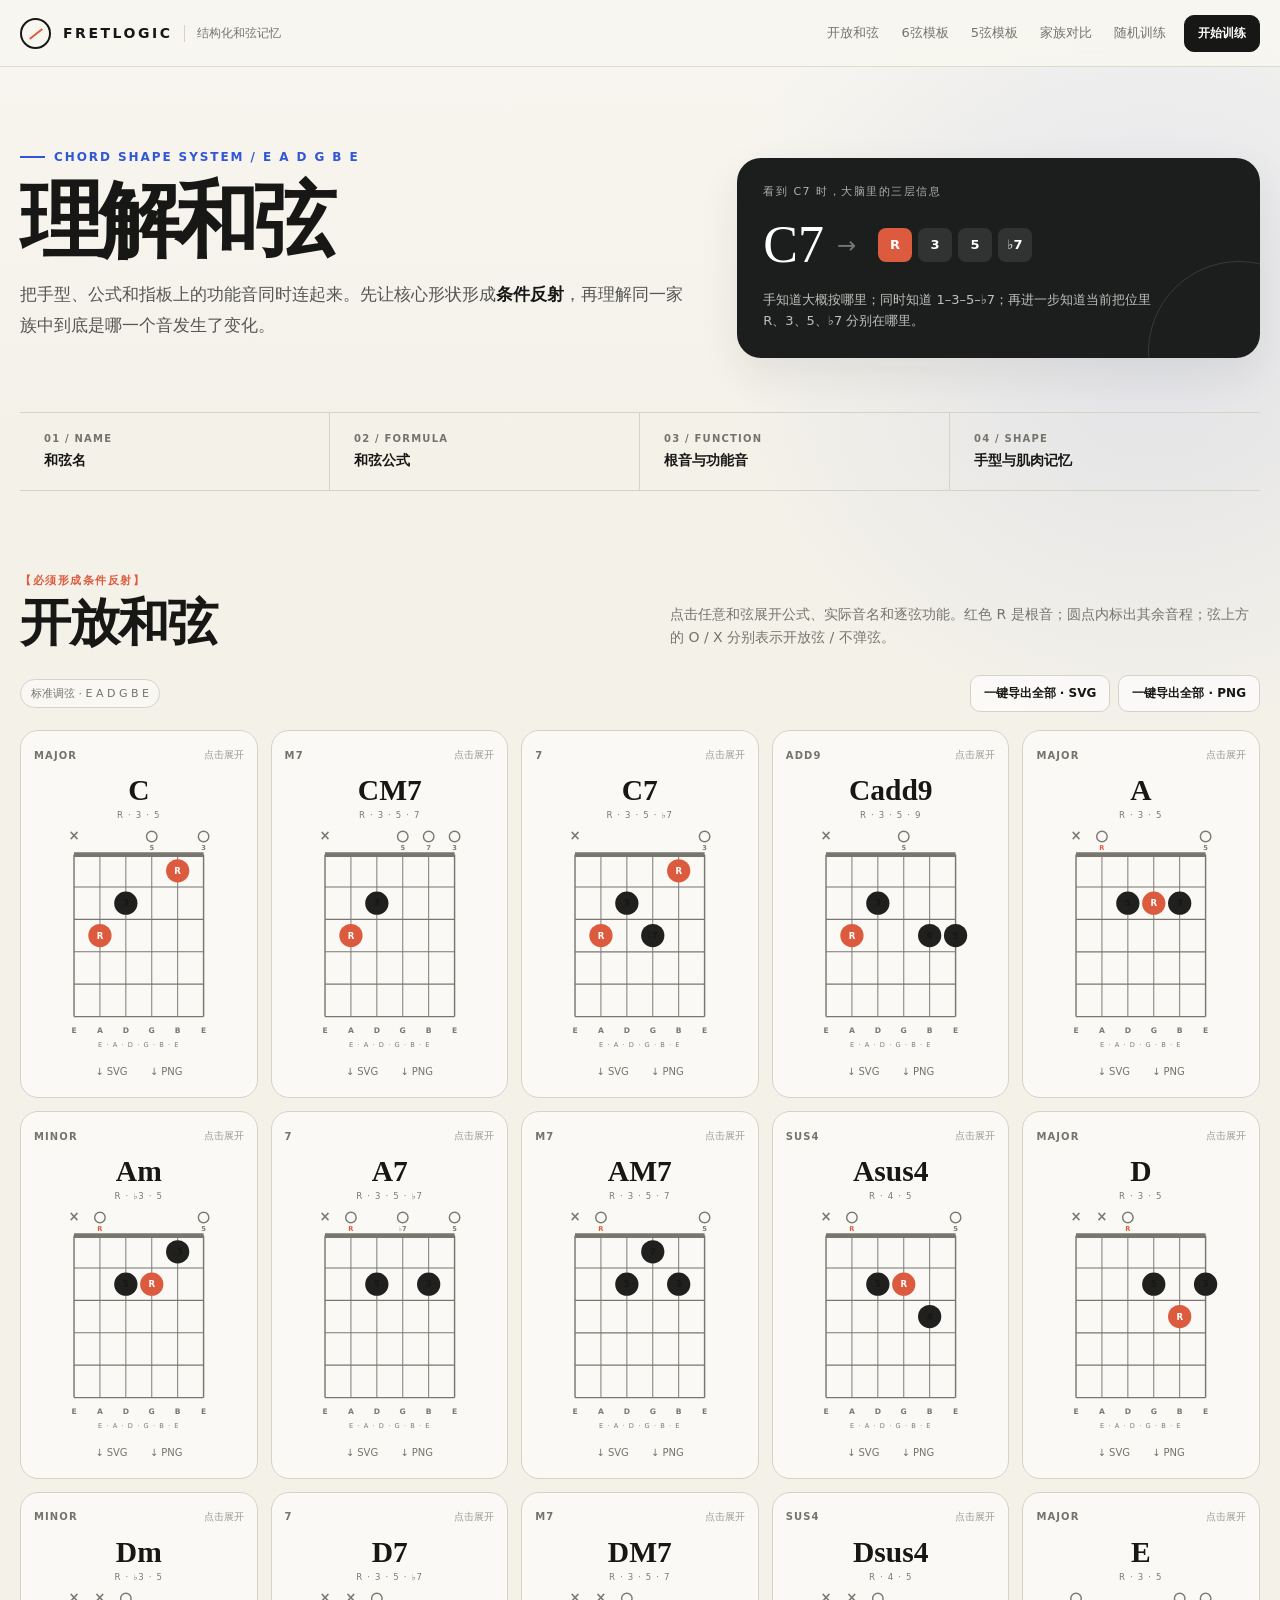
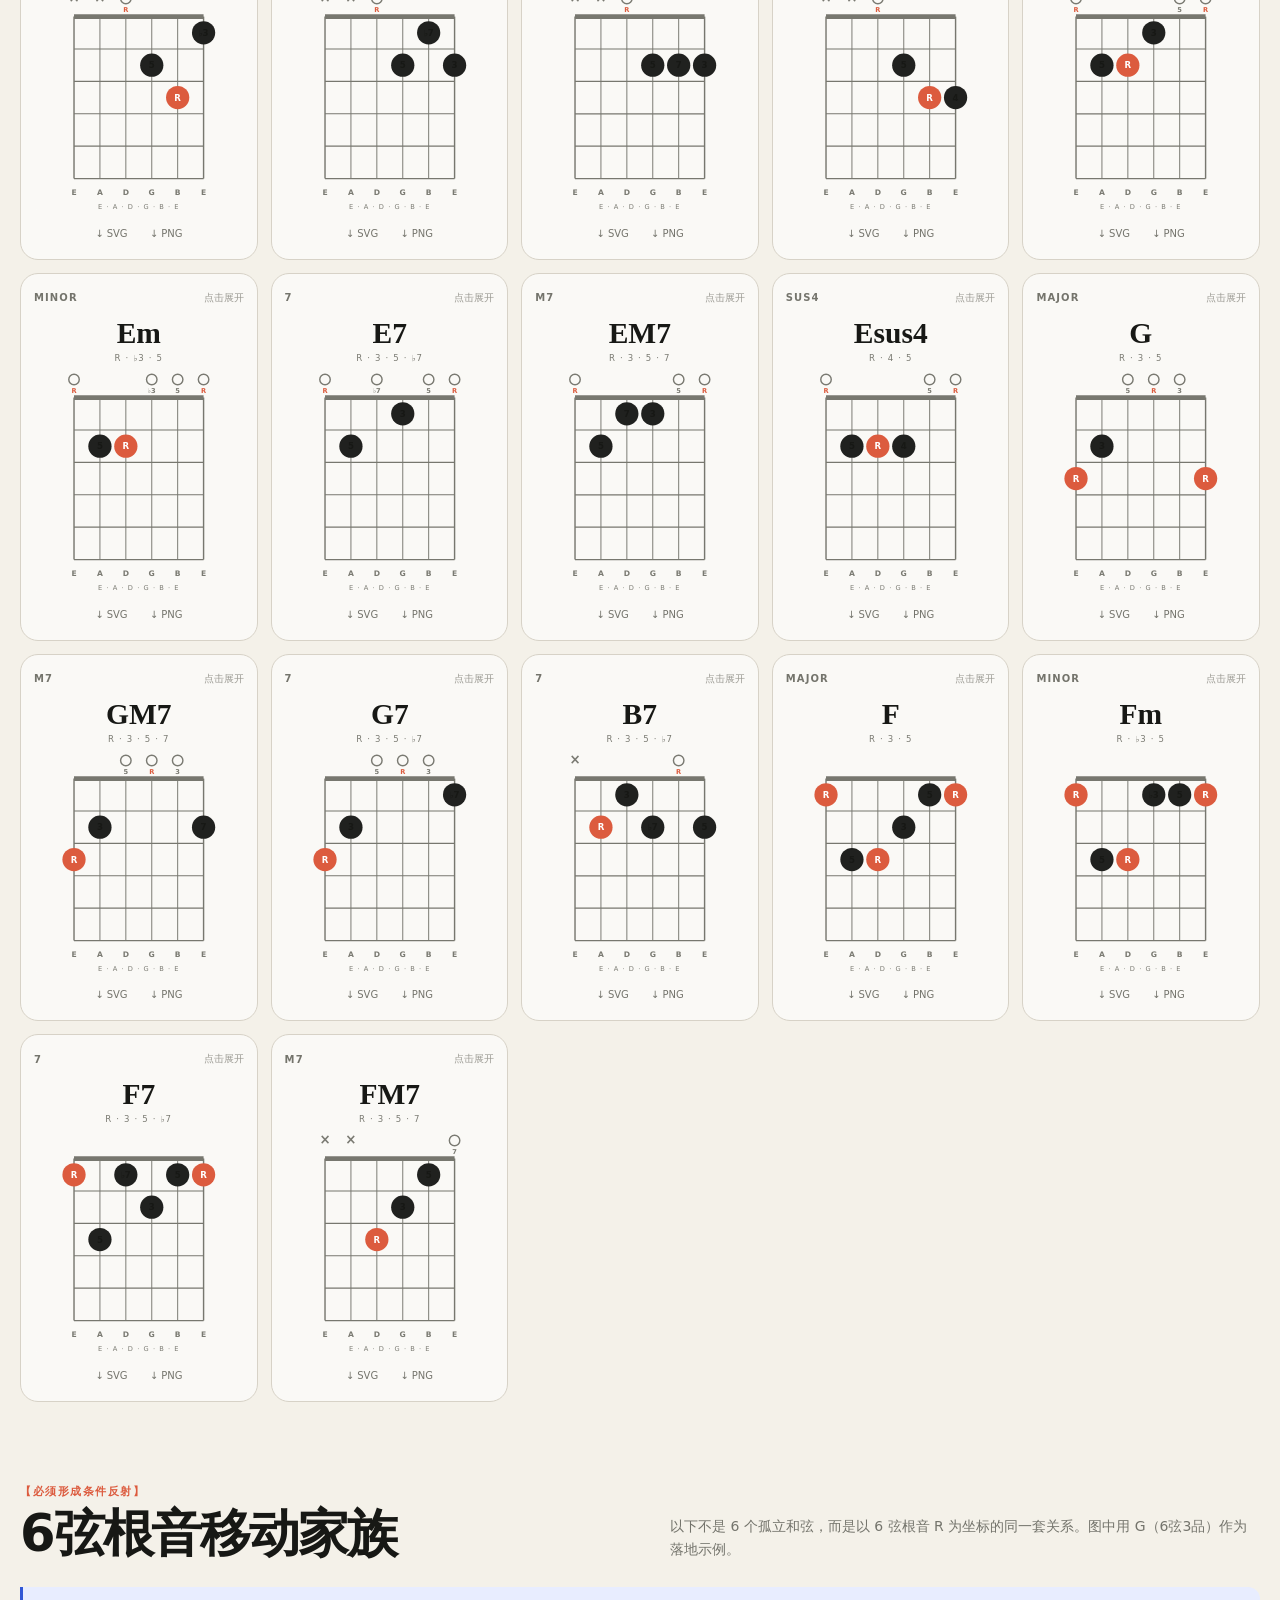
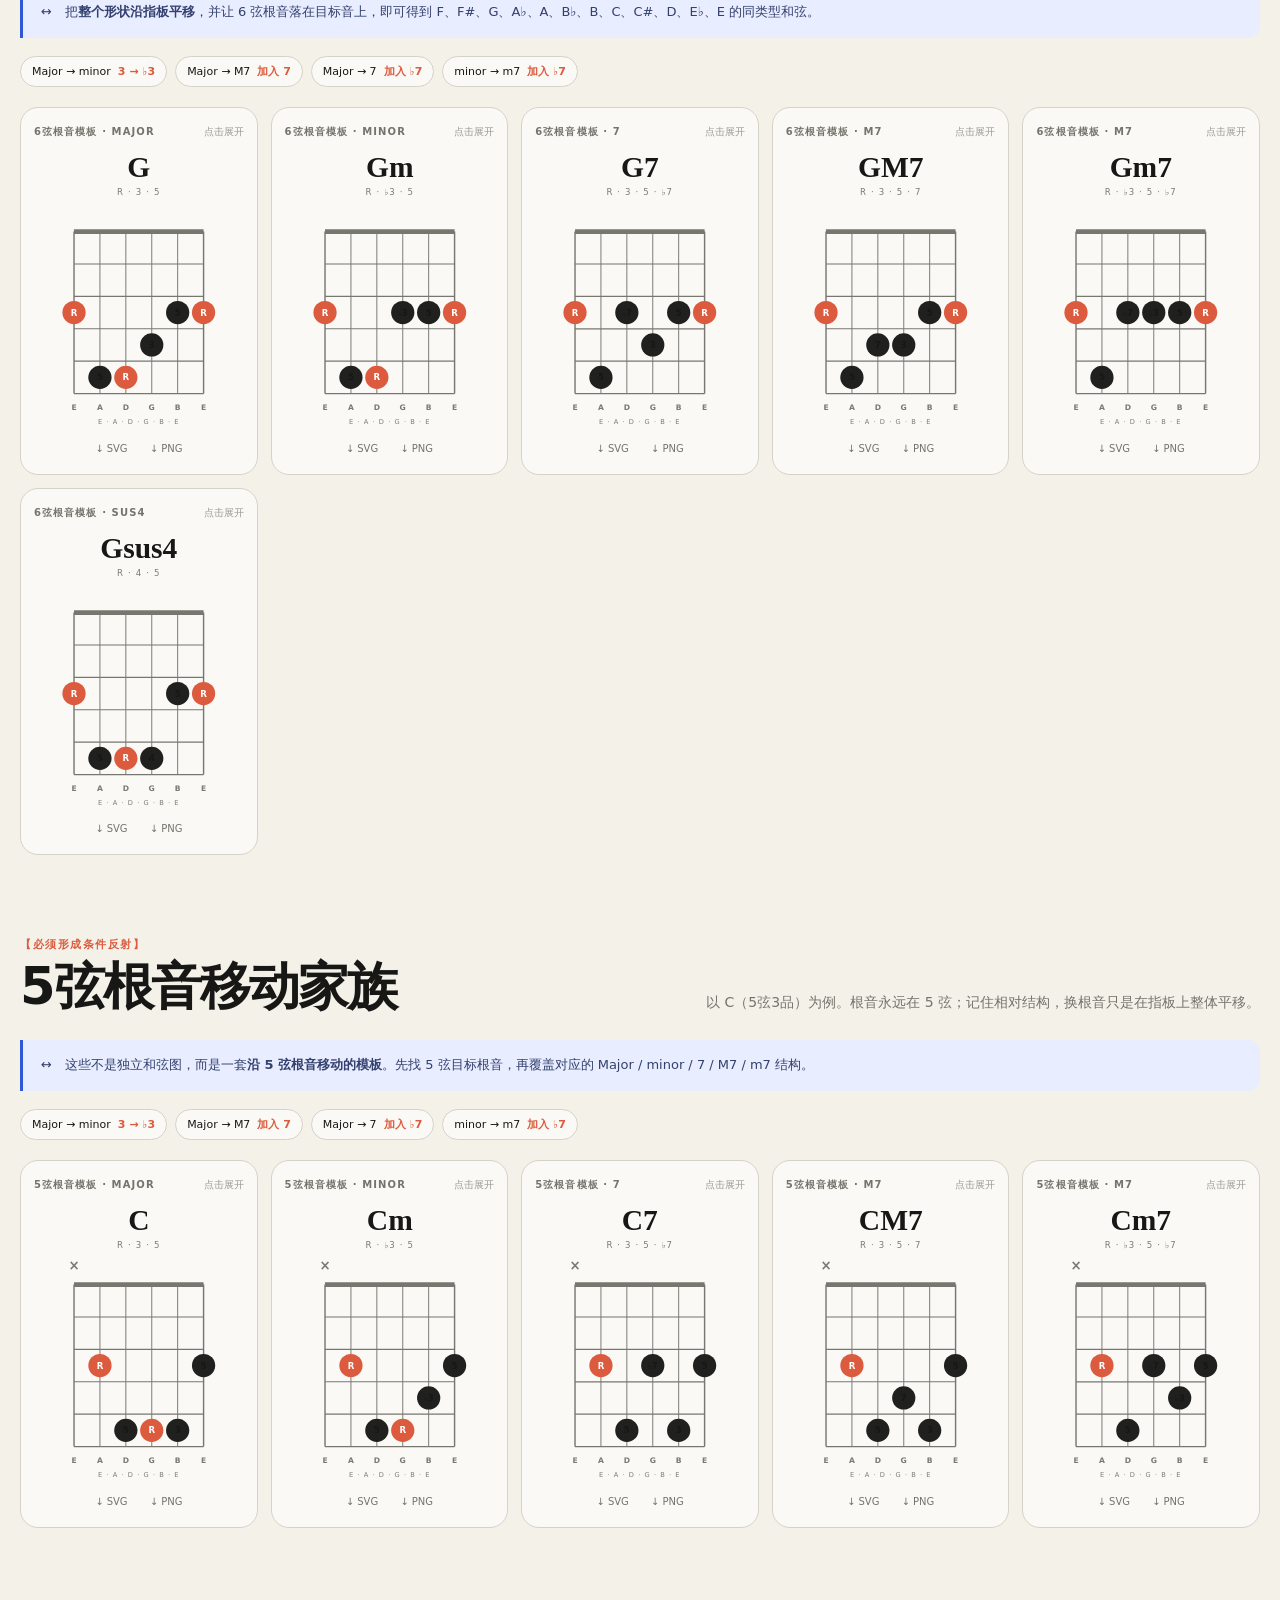
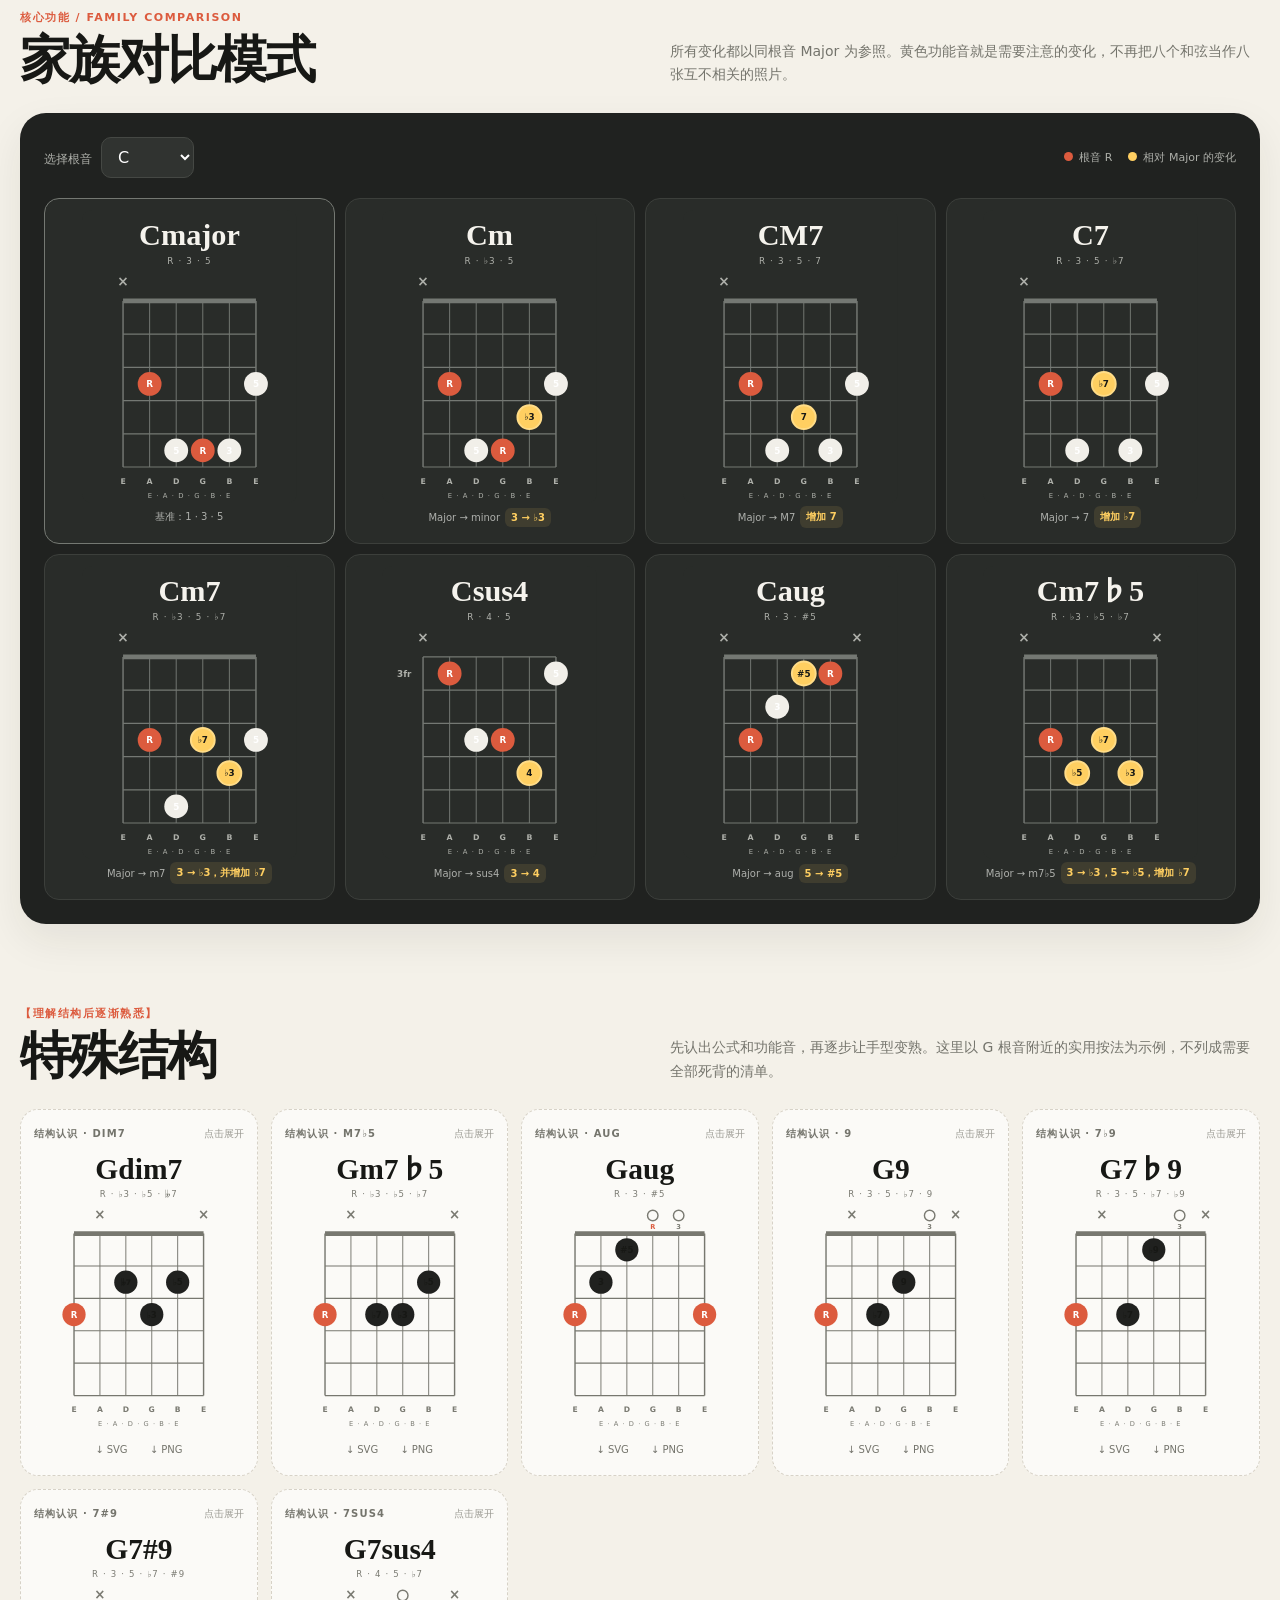
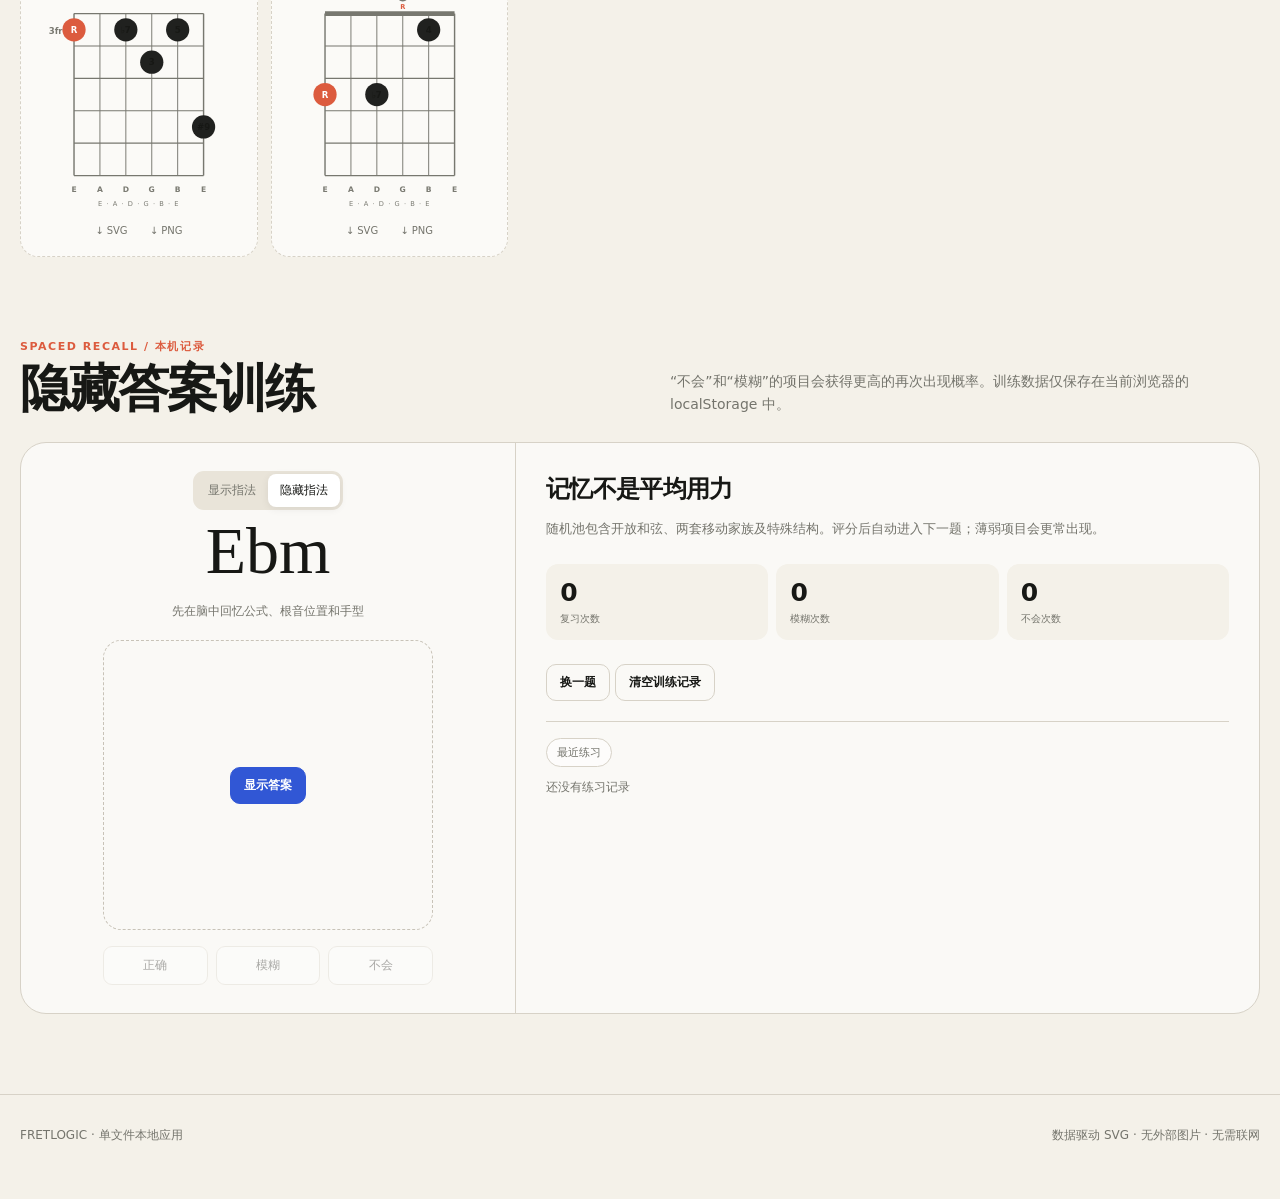
<file: apps/理解和弦/index.html>
<!DOCTYPE html>
<html lang="zh-CN">
<head>
  <meta charset="UTF-8">
  <meta name="viewport" content="width=device-width, initial-scale=1.0">
  <meta name="theme-color" content="#f4f1e9">
  <title>FRETLOGIC · 吉他核心和弦指法图生成器</title>
  <style>
    :root {
      --paper: #f4f1e9;
      --paper-deep: #e9e4d9;
      --ink: #171815;
      --muted: #74746c;
      --line: #d7d2c7;
      --card: rgba(255,255,255,.62);
      --blue: #3157d5;
      --blue-soft: #e8edff;
      --root: #dc5b3e;
      --root-soft: #ffe9e2;
      --green: #28765a;
      --shadow: 0 16px 40px rgba(39,34,24,.08);
      --radius: 18px;
    }

    * { box-sizing: border-box; }
    html { scroll-behavior: smooth; }
    body {
      margin: 0;
      color: var(--ink);
      background:
        radial-gradient(circle at 90% 4%, rgba(49,87,213,.10), transparent 27rem),
        linear-gradient(180deg, #f8f6f0 0, var(--paper) 28rem);
      font-family: Inter, ui-sans-serif, system-ui, -apple-system, BlinkMacSystemFont, "Segoe UI", "PingFang SC", "Noto Sans CJK SC", sans-serif;
      -webkit-font-smoothing: antialiased;
    }
    button, select { font: inherit; }
    button { color: inherit; }
    button:focus-visible, select:focus-visible, [tabindex]:focus-visible { outline: 3px solid rgba(49,87,213,.28); outline-offset: 3px; }
    .shell { width: min(1480px, calc(100% - 40px)); margin: 0 auto; }

    .topbar {
      position: sticky; top: 0; z-index: 20;
      background: rgba(248,246,240,.88); backdrop-filter: blur(18px);
      border-bottom: 1px solid rgba(215,210,199,.78);
    }
    .topbar-inner { min-height: 66px; display: flex; align-items: center; justify-content: space-between; gap: 20px; }
    .brand { display: flex; align-items: center; gap: 12px; min-width: 0; }
    .brand-mark { width: 31px; height: 31px; border: 2px solid var(--ink); border-radius: 50%; position: relative; flex: none; }
    .brand-mark::before { content: ""; position: absolute; width: 16px; height: 2px; background: var(--root); transform: rotate(-38deg); left: 6px; top: 13px; }
    .brand strong { font-size: 14px; letter-spacing: .18em; }
    .brand span { font-size: 12px; color: var(--muted); padding-left: 12px; border-left: 1px solid var(--line); }
    .top-actions { display: flex; align-items: center; gap: 8px; }
    .nav { display: flex; gap: 2px; overflow-x: auto; scrollbar-width: none; }
    .nav a { color: var(--muted); text-decoration: none; white-space: nowrap; font-size: 13px; padding: 9px 10px; border-radius: 8px; }
    .nav a:hover { color: var(--ink); background: rgba(0,0,0,.04); }

    .hero { padding: 76px 0 54px; display: grid; grid-template-columns: 1.12fr .88fr; gap: 52px; align-items: end; }
    .eyebrow { display: inline-flex; align-items: center; gap: 9px; color: var(--blue); font-size: 12px; font-weight: 750; letter-spacing: .16em; text-transform: uppercase; }
    .eyebrow::before { content: ""; width: 25px; height: 2px; background: currentColor; }
    h1 { margin: 18px 0 20px; font-size: clamp(48px, 6.5vw, 92px); line-height: .93; letter-spacing: -.065em; font-weight: 770; max-width: 900px; }
    .hero-copy { font-size: 17px; color: #555650; line-height: 1.8; max-width: 680px; }
    .hero-copy strong { color: var(--ink); }
    .logic-card { background: #1c1e1d; color: #fff; border-radius: 24px; padding: 26px; box-shadow: var(--shadow); overflow: hidden; position: relative; }
    .logic-card::after { content: ""; position: absolute; width: 180px; height: 180px; border: 1px solid rgba(255,255,255,.12); border-radius: 50%; right: -70px; bottom: -85px; }
    .logic-title { font-size: 11px; letter-spacing: .14em; color: #aeb0aa; text-transform: uppercase; }
    .logic-flow { display: grid; grid-template-columns: auto 28px 1fr; gap: 13px; align-items: center; margin-top: 20px; }
    .logic-name { font-family: Georgia, serif; font-size: 52px; line-height: 1; }
    .logic-arrow { color: #747874; font-size: 23px; }
    .formula { display: flex; gap: 6px; flex-wrap: wrap; }
    .formula b { display: grid; place-items: center; min-width: 34px; height: 34px; padding: 0 8px; border-radius: 8px; background: #303332; font-size: 13px; }
    .formula b.root { background: var(--root); }
    .logic-caption { margin: 19px 0 0; color: #bfc1bc; line-height: 1.6; font-size: 13px; max-width: 390px; }

    .principles { display: grid; grid-template-columns: repeat(4, 1fr); border-top: 1px solid var(--line); border-bottom: 1px solid var(--line); }
    .principle { padding: 20px 24px; border-right: 1px solid var(--line); }
    .principle:last-child { border: 0; }
    .principle small { display: block; color: var(--muted); font-size: 10px; font-weight: 700; letter-spacing: .12em; margin-bottom: 6px; }
    .principle strong { font-size: 14px; }

    main { padding-bottom: 80px; }
    section { scroll-margin-top: 88px; padding-top: 82px; }
    .section-head { display: flex; align-items: end; justify-content: space-between; gap: 28px; margin-bottom: 26px; }
    .section-kicker { margin: 0 0 8px; color: var(--root); font-size: 11px; font-weight: 750; letter-spacing: .14em; }
    .section-title { margin: 0; font-size: clamp(30px, 4vw, 52px); line-height: 1.05; letter-spacing: -.04em; }
    .section-desc { margin: 0; max-width: 590px; color: var(--muted); line-height: 1.65; font-size: 14px; }
    .tag { display: inline-flex; padding: 6px 10px; border: 1px solid var(--line); border-radius: 999px; color: var(--muted); font-size: 11px; background: rgba(255,255,255,.48); }

    .toolbar { display: flex; align-items: center; justify-content: space-between; gap: 14px; margin: 18px 0; flex-wrap: wrap; }
    .toolbar-group { display: flex; align-items: center; gap: 8px; flex-wrap: wrap; }
    .btn { border: 1px solid var(--line); background: rgba(255,255,255,.65); border-radius: 10px; padding: 9px 13px; cursor: pointer; font-size: 12px; font-weight: 650; transition: .18s ease; }
    .btn:hover { border-color: #aaa69d; transform: translateY(-1px); background: white; }
    .btn.primary { background: var(--ink); color: white; border-color: var(--ink); }
    .btn.blue { background: var(--blue); color: white; border-color: var(--blue); }
    .btn.ghost { background: transparent; }
    .select { border: 1px solid var(--line); background: rgba(255,255,255,.75); border-radius: 10px; padding: 9px 34px 9px 12px; color: var(--ink); }
    .segmented { display: inline-flex; background: var(--paper-deep); padding: 3px; border-radius: 11px; }
    .segmented button { border: 0; background: transparent; padding: 8px 12px; border-radius: 8px; cursor: pointer; font-size: 12px; color: var(--muted); }
    .segmented button.active { color: var(--ink); background: #fff; box-shadow: 0 2px 8px rgba(0,0,0,.07); }

    .chord-grid { display: grid; grid-template-columns: repeat(auto-fill, minmax(230px, 1fr)); gap: 13px; }
    .chord-card { background: var(--card); border: 1px solid var(--line); border-radius: var(--radius); overflow: hidden; cursor: pointer; transition: transform .2s ease, border-color .2s ease, box-shadow .2s ease; min-width: 0; }
    .chord-card:hover { transform: translateY(-3px); border-color: #b8b3a8; box-shadow: var(--shadow); }
    .chord-card.expanded { grid-column: span 2; background: rgba(255,255,255,.86); border-color: #a9a49a; }
    .card-main { padding: 13px 13px 8px; }
    .card-meta { display: flex; align-items: center; justify-content: space-between; min-height: 22px; }
    .card-type { color: var(--muted); font-size: 10px; font-weight: 700; letter-spacing: .11em; text-transform: uppercase; }
    .mini-hint { font-size: 10px; color: #9a9992; }
    .diagram-wrap { width: 100%; display: grid; place-items: center; }
    .diagram-wrap svg { width: min(100%, 224px); height: auto; display: block; }
    .card-actions { display: flex; justify-content: center; gap: 6px; padding: 0 12px 14px; }
    .icon-btn { border: 0; background: transparent; color: var(--muted); cursor: pointer; font-size: 10px; padding: 6px 8px; border-radius: 7px; }
    .icon-btn:hover { background: var(--paper-deep); color: var(--ink); }
    .card-detail { display: none; border-top: 1px solid var(--line); padding: 18px; cursor: default; }
    .expanded .card-detail { display: block; }
    .detail-top { display: flex; justify-content: space-between; gap: 20px; align-items: start; margin-bottom: 16px; }
    .detail-block small { display: block; color: var(--muted); font-size: 10px; font-weight: 700; letter-spacing: .12em; margin-bottom: 6px; }
    .detail-value { font-family: ui-monospace, SFMono-Regular, Menlo, monospace; font-size: 13px; }
    .string-table { width: 100%; border-collapse: collapse; font-size: 12px; }
    .string-table th, .string-table td { text-align: left; border-top: 1px solid #e7e3db; padding: 8px 6px; }
    .string-table th { color: var(--muted); font-weight: 600; }
    .function-root { color: var(--root); font-weight: 800; }

    .template-note { display: flex; align-items: center; gap: 13px; padding: 15px 18px; border-left: 3px solid var(--blue); background: var(--blue-soft); color: #34406e; border-radius: 0 12px 12px 0; line-height: 1.6; font-size: 13px; margin-bottom: 18px; }
    .template-note b { color: #1f327d; }
    .transition-strip { display: flex; gap: 8px; flex-wrap: wrap; margin: 0 0 20px; }
    .transition { display: flex; align-items: center; gap: 7px; background: rgba(255,255,255,.6); border: 1px solid var(--line); border-radius: 999px; padding: 7px 11px; font-size: 11px; }
    .transition .change { color: var(--root); font-weight: 800; }

    .family-panel { background: #202220; color: #f7f5ef; border-radius: 26px; padding: 24px; box-shadow: var(--shadow); }
    .family-controls { display: flex; align-items: center; justify-content: space-between; gap: 20px; margin-bottom: 20px; }
    .family-controls label { color: #adafa9; font-size: 12px; margin-right: 9px; }
    .family-controls .select { background: #303330; border-color: #454844; color: #fff; }
    .family-legend { display: flex; align-items: center; gap: 16px; color: #adafa9; font-size: 11px; }
    .legend-dot { display: inline-block; width: 9px; height: 9px; border-radius: 50%; margin-right: 6px; }
    .legend-root { background: var(--root); }
    .legend-change { background: #ffcf61; }
    .family-grid { display: grid; grid-template-columns: repeat(4, 1fr); gap: 10px; }
    .family-card { background: #292c29; border: 1px solid #3c3f3b; border-radius: 15px; padding: 11px; min-width: 0; }
    .family-card.base { border-color: #747872; }
    .family-card .diagram-wrap svg { width: min(100%, 215px); }
    .delta { min-height: 29px; display: flex; justify-content: center; align-items: center; gap: 5px; color: #aeb0ac; font-size: 10px; text-align: center; }
    .delta b { color: #ffcf61; background: rgba(255,207,97,.1); border-radius: 6px; padding: 4px 6px; }

    .training-panel { display: grid; grid-template-columns: minmax(300px, .8fr) 1.2fr; background: rgba(255,255,255,.62); border: 1px solid var(--line); border-radius: 26px; overflow: hidden; }
    .training-stage { min-height: 500px; padding: 28px; display: grid; place-items: center; border-right: 1px solid var(--line); position: relative; }
    .training-card { width: min(100%, 330px); text-align: center; }
    .training-name { font-family: Georgia, "Times New Roman", serif; font-size: 66px; line-height: 1; margin: 8px 0 19px; }
    .training-prompt { color: var(--muted); font-size: 12px; margin-bottom: 20px; }
    .training-answer { min-height: 290px; display: grid; place-items: center; }
    .training-answer.concealed { border: 1px dashed #c8c3b8; border-radius: 18px; color: var(--muted); font-size: 13px; }
    .rating-row { display: grid; grid-template-columns: repeat(3, 1fr); gap: 8px; margin-top: 16px; }
    .rate { border: 1px solid var(--line); background: white; padding: 10px 6px; border-radius: 9px; cursor: pointer; font-size: 12px; }
    .rate.good:hover { border-color: var(--green); color: var(--green); }
    .rate.fuzzy:hover { border-color: #bd831c; color: #9d6810; }
    .rate.bad:hover { border-color: var(--root); color: var(--root); }
    .rate:disabled { opacity: .35; cursor: not-allowed; }
    .training-side { padding: 30px; }
    .training-side h3 { margin: 0 0 8px; font-size: 24px; letter-spacing: -.03em; }
    .training-side > p { color: var(--muted); font-size: 13px; line-height: 1.7; }
    .stat-grid { display: grid; grid-template-columns: repeat(3, 1fr); gap: 8px; margin: 24px 0; }
    .stat { background: var(--paper); border-radius: 12px; padding: 14px; }
    .stat b { display: block; font-size: 25px; }
    .stat small { color: var(--muted); font-size: 10px; }
    .recent-list { border-top: 1px solid var(--line); margin-top: 20px; padding-top: 16px; }
    .recent-item { display: grid; grid-template-columns: 1fr auto auto; gap: 12px; padding: 9px 0; border-bottom: 1px solid #e6e2da; font-size: 12px; }
    .recent-item span { color: var(--muted); }

    .special-grid .chord-card { border-style: dashed; }
    footer { border-top: 1px solid var(--line); padding: 32px 0 55px; color: var(--muted); font-size: 12px; }
    .footer-inner { display: flex; justify-content: space-between; gap: 20px; }
    .toast { position: fixed; left: 50%; bottom: 26px; z-index: 60; transform: translate(-50%, 20px); padding: 11px 16px; background: #171815; color: white; border-radius: 10px; font-size: 12px; opacity: 0; pointer-events: none; transition: .22s ease; box-shadow: var(--shadow); }
    .toast.show { opacity: 1; transform: translate(-50%, 0); }

    @media (max-width: 1050px) {
      .hero { grid-template-columns: 1fr; }
      .logic-card { max-width: 650px; }
      .family-grid { grid-template-columns: repeat(2, 1fr); }
      .nav { display: none; }
    }
    @media (max-width: 760px) {
      .shell { width: min(100% - 24px, 1480px); }
      .brand span { display: none; }
      .hero { padding-top: 50px; gap: 34px; }
      .principles { grid-template-columns: repeat(2, 1fr); }
      .principle:nth-child(2) { border-right: 0; }
      .principle:nth-child(-n+2) { border-bottom: 1px solid var(--line); }
      section { padding-top: 62px; }
      .section-head { display: block; }
      .section-desc { margin-top: 15px; }
      .chord-grid { grid-template-columns: repeat(2, minmax(0,1fr)); gap: 8px; }
      .chord-card.expanded { grid-column: 1 / -1; }
      .card-main { padding: 8px; }
      .card-type, .mini-hint { font-size: 8px; }
      .family-panel { padding: 12px; border-radius: 18px; }
      .family-controls { align-items: flex-start; }
      .family-legend { display: none; }
      .training-panel { grid-template-columns: 1fr; }
      .training-stage { border-right: 0; border-bottom: 1px solid var(--line); min-height: 450px; }
      .training-side { padding: 22px; }
      .footer-inner { display: block; }
    }
    @media (max-width: 420px) {
      h1 { font-size: 46px; }
      .chord-grid { grid-template-columns: 1fr; }
      .family-grid { grid-template-columns: 1fr; }
      .principles { grid-template-columns: 1fr; }
      .principle { border-right: 0; border-bottom: 1px solid var(--line); }
      .logic-flow { grid-template-columns: 1fr; }
      .logic-arrow { transform: rotate(90deg); }
    }
  </style>
</head>
<body>
  <header class="topbar">
    <div class="shell topbar-inner">
      <div class="brand"><i class="brand-mark" aria-hidden="true"></i><strong>FRETLOGIC</strong><span>结构化和弦记忆</span></div>
      <div class="top-actions">
        <nav class="nav" aria-label="页面导航">
          <a href="#open">开放和弦</a><a href="#root6">6弦模板</a><a href="#root5">5弦模板</a><a href="#family">家族对比</a><a href="#training">随机训练</a>
        </nav>
        <button class="btn primary" data-action="jump-training">开始训练</button>
      </div>
    </div>
  </header>

  <div class="shell">
    <div class="hero">
      <div>
        <span class="eyebrow">Chord shape system / E A D G B E</span>
        <h1>理解和弦</h1>
        <p class="hero-copy">把手型、公式和指板上的功能音同时连起来。先让核心形状形成<strong>条件反射</strong>，再理解同一家族中到底是哪一个音发生了变化。</p>
      </div>
      <aside class="logic-card">
        <div class="logic-title">看到 C7 时，大脑里的三层信息</div>
        <div class="logic-flow">
          <div class="logic-name">C7</div><div class="logic-arrow">→</div>
          <div class="formula"><b class="root">R</b><b>3</b><b>5</b><b>♭7</b></div>
        </div>
        <p class="logic-caption">手知道大概按哪里；同时知道 1–3–5–♭7；再进一步知道当前把位里 R、3、5、♭7 分别在哪里。</p>
      </aside>
    </div>
    <div class="principles">
      <div class="principle"><small>01 / NAME</small><strong>和弦名</strong></div>
      <div class="principle"><small>02 / FORMULA</small><strong>和弦公式</strong></div>
      <div class="principle"><small>03 / FUNCTION</small><strong>根音与功能音</strong></div>
      <div class="principle"><small>04 / SHAPE</small><strong>手型与肌肉记忆</strong></div>
    </div>
  </div>

  <main class="shell">
    <section id="open">
      <div class="section-head">
        <div><p class="section-kicker">【必须形成条件反射】</p><h2 class="section-title">开放和弦</h2></div>
        <p class="section-desc">点击任意和弦展开公式、实际音名和逐弦功能。红色 R 是根音；圆点内标出其余音程；弦上方的 O / X 分别表示开放弦 / 不弹弦。</p>
      </div>
      <div class="toolbar">
        <span class="tag">标准调弦 · E A D G B E</span>
        <div class="toolbar-group"><button class="btn" data-action="export-all-svg">一键导出全部 · SVG</button><button class="btn" data-action="export-all-png">一键导出全部 · PNG</button></div>
      </div>
      <div id="open-grid" class="chord-grid"></div>
    </section>

    <section id="root6">
      <div class="section-head">
        <div><p class="section-kicker">【必须形成条件反射】</p><h2 class="section-title">6弦根音移动家族</h2></div>
        <p class="section-desc">以下不是 6 个孤立和弦，而是以 6 弦根音 R 为坐标的同一套关系。图中用 G（6弦3品）作为落地示例。</p>
      </div>
      <div class="template-note"><span>↔</span><span>把<strong>整个形状沿指板平移</strong>，并让 6 弦根音落在目标音上，即可得到 F、F#、G、A♭、A、B♭、B、C、C#、D、E♭、E 的同类型和弦。</span></div>
      <div class="transition-strip"><span class="transition">Major → minor <b class="change">3 → ♭3</b></span><span class="transition">Major → M7 <b class="change">加入 7</b></span><span class="transition">Major → 7 <b class="change">加入 ♭7</b></span><span class="transition">minor → m7 <b class="change">加入 ♭7</b></span></div>
      <div id="root6-grid" class="chord-grid"></div>
    </section>

    <section id="root5">
      <div class="section-head">
        <div><p class="section-kicker">【必须形成条件反射】</p><h2 class="section-title">5弦根音移动家族</h2></div>
        <p class="section-desc">以 C（5弦3品）为例。根音永远在 5 弦；记住相对结构，换根音只是在指板上整体平移。</p>
      </div>
      <div class="template-note"><span>↔</span><span>这些不是独立和弦图，而是一套<strong>沿 5 弦根音移动的模板</strong>。先找 5 弦目标根音，再覆盖对应的 Major / minor / 7 / M7 / m7 结构。</span></div>
      <div class="transition-strip"><span class="transition">Major → minor <b class="change">3 → ♭3</b></span><span class="transition">Major → M7 <b class="change">加入 7</b></span><span class="transition">Major → 7 <b class="change">加入 ♭7</b></span><span class="transition">minor → m7 <b class="change">加入 ♭7</b></span></div>
      <div id="root5-grid" class="chord-grid"></div>
    </section>

    <section id="family">
      <div class="section-head">
        <div><p class="section-kicker">核心功能 / FAMILY COMPARISON</p><h2 class="section-title">家族对比模式</h2></div>
        <p class="section-desc">所有变化都以同根音 Major 为参照。黄色功能音就是需要注意的变化，不再把八个和弦当作八张互不相关的照片。</p>
      </div>
      <div class="family-panel">
        <div class="family-controls">
          <div><label for="family-root">选择根音</label><select id="family-root" class="select" aria-label="选择家族根音"></select></div>
          <div class="family-legend"><span><i class="legend-dot legend-root"></i>根音 R</span><span><i class="legend-dot legend-change"></i>相对 Major 的变化</span></div>
        </div>
        <div id="family-grid" class="family-grid"></div>
      </div>
    </section>

    <section id="special">
      <div class="section-head">
        <div><p class="section-kicker">【理解结构后逐渐熟悉】</p><h2 class="section-title">特殊结构</h2></div>
        <p class="section-desc">先认出公式和功能音，再逐步让手型变熟。这里以 G 根音附近的实用按法为示例，不列成需要全部死背的清单。</p>
      </div>
      <div id="special-grid" class="chord-grid special-grid"></div>
    </section>

    <section id="training">
      <div class="section-head">
        <div><p class="section-kicker">SPACED RECALL / 本机记录</p><h2 class="section-title">隐藏答案训练</h2></div>
        <p class="section-desc">“不会”和“模糊”的项目会获得更高的再次出现概率。训练数据仅保存在当前浏览器的 localStorage 中。</p>
      </div>
      <div class="training-panel">
        <div class="training-stage">
          <div class="training-card">
            <div class="segmented" aria-label="训练显示模式"><button data-mode="show">显示指法</button><button data-mode="hide" class="active">隐藏指法</button></div>
            <div id="training-name" class="training-name">Bb7</div>
            <div id="training-prompt" class="training-prompt">先在脑中回忆公式、根音位置和手型</div>
            <div id="training-answer" class="training-answer concealed"><button class="btn blue" data-action="reveal">显示答案</button></div>
            <div class="rating-row"><button class="rate good" data-rating="good" disabled>正确</button><button class="rate fuzzy" data-rating="fuzzy" disabled>模糊</button><button class="rate bad" data-rating="bad" disabled>不会</button></div>
          </div>
        </div>
        <aside class="training-side">
          <h3>记忆不是平均用力</h3>
          <p>随机池包含开放和弦、两套移动家族及特殊结构。评分后自动进入下一题；薄弱项目会更常出现。</p>
          <div class="stat-grid"><div class="stat"><b id="stat-reviews">0</b><small>复习次数</small></div><div class="stat"><b id="stat-fuzzy">0</b><small>模糊次数</small></div><div class="stat"><b id="stat-wrong">0</b><small>不会次数</small></div></div>
          <button class="btn ghost" data-action="next">换一题</button>
          <button class="btn ghost" data-action="reset-stats">清空训练记录</button>
          <div class="recent-list"><span class="tag">最近练习</span><div id="recent-items"></div></div>
        </aside>
      </div>
    </section>
  </main>

  <footer><div class="shell footer-inner"><span>FRETLOGIC · 单文件本地应用</span><span>数据驱动 SVG · 无外部图片 · 无需联网</span></div></footer>
  <div id="toast" class="toast" role="status" aria-live="polite"></div>

  <script>
  (() => {
    'use strict';

    const TUNING = ['E', 'A', 'D', 'G', 'B', 'E'];
    const NOTE_TO_PC = { C:0, 'C#':1, Db:1, D:2, 'D#':3, Eb:3, E:4, F:5, 'F#':6, Gb:6, G:7, 'G#':8, Ab:8, A:9, 'A#':10, Bb:10, B:11 };
    const PC_SHARP = ['C','C#','D','D#','E','F','F#','G','G#','A','A#','B'];
    const PC_FLAT = ['C','Db','D','Eb','E','F','Gb','G','Ab','A','Bb','B'];
    const ROOTS = ['C','C#','D','Eb','E','F','F#','G','Ab','A','Bb','B'];
    const FORMULAS = {
      major: ['R','3','5'], minor: ['R','♭3','5'], dom7: ['R','3','5','♭7'], maj7: ['R','3','5','7'],
      m7: ['R','♭3','5','♭7'], sus4: ['R','4','5'], add9: ['R','3','5','9'], dim7: ['R','♭3','♭5','𝄫7'],
      m7b5: ['R','♭3','♭5','♭7'], aug: ['R','3','#5'], nine: ['R','3','5','♭7','9'],
      sevenb9: ['R','3','5','♭7','♭9'], sevens9: ['R','3','5','♭7','#9'], sevenSus4: ['R','4','5','♭7']
    };
    const QUALITY_LABEL = { major:'Major', minor:'minor', dom7:'7', maj7:'M7', m7:'m7', sus4:'sus4', add9:'add9', dim7:'dim7', m7b5:'m7♭5', aug:'aug', nine:'9', sevenb9:'7♭9', sevens9:'7#9', sevenSus4:'7sus4' };

    // 所有和弦数据集中于此；HTML 中没有硬编码任何一张和弦图。
    const CHORD_DATA = {
      open: [
        ['C','x32010','major'], ['CM7','x32000','maj7'], ['C7','x32310','dom7'], ['Cadd9','x32033','add9'],
        ['A','x02220','major'], ['Am','x02210','minor'], ['A7','x02020','dom7'], ['AM7','x02120','maj7'], ['Asus4','x02230','sus4'],
        ['D','xx0232','major'], ['Dm','xx0231','minor'], ['D7','xx0212','dom7'], ['DM7','xx0222','maj7'], ['Dsus4','xx0233','sus4'],
        ['E','022100','major'], ['Em','022000','minor'], ['E7','020100','dom7'], ['EM7','021100','maj7'], ['Esus4','022200','sus4'],
        ['G','320003','major'], ['GM7','320002','maj7'], ['G7','320001','dom7'], ['B7','x21202','dom7'],
        ['F','133211','major'], ['Fm','133111','minor'], ['F7','131211','dom7'], ['FM7','xx3210','maj7']
      ],
      root6: [
        ['G','355433','major'], ['Gm','355333','minor'], ['G7','353433','dom7'], ['GM7','354433','maj7'], ['Gm7','353333','m7'], ['Gsus4','355533','sus4']
      ],
      root5: [
        ['C','x35553','major'], ['Cm','x35543','minor'], ['C7','x35353','dom7'], ['CM7','x35453','maj7'], ['Cm7','x35343','m7']
      ],
      special: [
        ['Gdim7',[3,'x',2,3,2,'x'],'dim7'], ['Gm7♭5',[3,'x',3,3,2,'x'],'m7b5'], ['Gaug',[3,2,1,0,0,3],'aug'],
        ['G9',[3,'x',3,2,0,'x'],'nine'], ['G7♭9',[3,'x',3,1,0,'x'],'sevenb9'], ['G7#9',[3,'x',3,4,3,6],'sevens9'], ['G7sus4',[3,'x',3,0,1,'x'],'sevenSus4']
      ],
      templates: {
        root6: { rootString: 0, baseRoot: 'G', baseFret: 3, shapes: { major:[0,2,2,1,0,0], minor:[0,2,2,0,0,0], dom7:[0,2,0,1,0,0], maj7:[0,2,1,1,0,0], m7:[0,2,0,0,0,0], sus4:[0,2,2,2,0,0] } },
        root5: { rootString: 1, baseRoot: 'C', baseFret: 3, shapes: { major:['x',0,2,2,2,0], minor:['x',0,2,2,1,0], dom7:['x',0,2,0,2,0], maj7:['x',0,2,1,2,0], m7:['x',0,2,0,1,0], sus4:['x',0,2,2,3,0], aug:['x',0,-1,-2,-2,'x'], m7b5:['x',0,1,0,1,'x'] } }
      }
    };

    function parseFingering(value) {
      if (Array.isArray(value)) return value.slice();
      return value.split('').map(v => v.toLowerCase() === 'x' ? 'x' : Number(v));
    }
    function rootFromName(name) { return (name.match(/^[A-G](?:#|b)?/) || ['C'])[0]; }
    function noteAt(stringIndex, fret) { return (NOTE_TO_PC[TUNING[stringIndex]] + fret) % 12; }
    function displayNote(pc, root) {
      const flats = root.includes('b') || ['F','Bb','Eb','Ab'].includes(root);
      return (flats ? PC_FLAT : PC_SHARP)[pc];
    }
    function intervalFor(pc, root, quality) {
      const d = (pc - NOTE_TO_PC[root] + 12) % 12;
      const base = ['R','♭2','2','♭3','3','4','♭5','5','#5','6','♭7','7'][d];
      if (d === 2 && ['add9','nine'].includes(quality)) return '9';
      if (d === 1 && quality === 'sevenb9') return '♭9';
      if (d === 3 && quality === 'sevens9') return '#9';
      if (d === 9 && quality === 'dim7') return '𝄫7';
      return base;
    }
    function chord(name, fingering, quality, group, extra={}) {
      return { id: `${group}-${name}-${String(fingering)}`.replace(/[^a-zA-Z0-9#♭]+/g,'_'), name, fingering: parseFingering(fingering), quality, group, ...extra };
    }
    const OPEN = CHORD_DATA.open.map(d => chord(d[0],d[1],d[2],'open'));
    const ROOT6 = CHORD_DATA.root6.map(d => chord(d[0],d[1],d[2],'root6',{template:true}));
    const ROOT5 = CHORD_DATA.root5.map(d => chord(d[0],d[1],d[2],'root5',{template:true}));
    const SPECIAL = CHORD_DATA.special.map(d => chord(d[0],d[1],d[2],'special'));

    function notesFor(c) {
      const root = rootFromName(c.name);
      return c.fingering.map((fret, i) => {
        if (fret === 'x') return { string: 6-i, tuning:TUNING[i], fret:'X', note:'—', interval:'X' };
        const pc = noteAt(i, fret);
        return { string: 6-i, tuning:TUNING[i], fret, note:displayNote(pc, root), interval:intervalFor(pc, root, c.quality) };
      });
    }
    function formulaText(c) { return FORMULAS[c.quality].join(' · '); }

    function svgEl(tag, attrs={}, text='') {
      const el = document.createElementNS('http://www.w3.org/2000/svg', tag);
      Object.entries(attrs).forEach(([k,v]) => el.setAttribute(k, v));
      if (text) el.textContent = text;
      return el;
    }
    function renderDiagram(c, options={}) {
      const dark = !!options.dark;
      const changed = new Set(options.changed || []);
      const svg = svgEl('svg', { viewBox:'0 0 220 300', role:'img', 'aria-label':`${c.name} 和弦图`, xmlns:'http://www.w3.org/2000/svg' });
      svg.dataset.chordId = c.id;
      const ink = dark ? '#f5f3ed' : '#171815', line = dark ? '#747873' : '#77776f', muted = dark ? '#aeb0aa' : '#7a7a72';
      svg.append(svgEl('rect',{x:0,y:0,width:220,height:300,fill:dark?'#292c29':'#fff','fill-opacity':dark?1:.01,rx:10}));
      svg.append(svgEl('text',{x:110,y:36,'text-anchor':'middle','font-family':'Georgia, serif','font-size':31,'font-weight':700,fill:ink},c.name));
      svg.append(svgEl('text',{x:110,y:55,'text-anchor':'middle','font-family':'system-ui, sans-serif','font-size':9,'letter-spacing':1.2,fill:muted},formulaText(c)));
      const fretted = c.fingering.filter(v => typeof v === 'number' && v > 0);
      const min = fretted.length ? Math.min(...fretted) : 1, max = fretted.length ? Math.max(...fretted) : 4;
      let start = max <= 5 ? 1 : min;
      if (max - start > 4) start = Math.max(1, max-4);
      const x0=42, xGap=27.2, y0=93, yGap=34, strings=6, frets=5;
      if (start > 1) svg.append(svgEl('text',{x:30,y:y0+21,'text-anchor':'end','font-family':'system-ui','font-size':9,'font-weight':700,fill:muted},`${start}fr`));
      for(let s=0;s<strings;s++) svg.append(svgEl('line',{x1:x0+s*xGap,y1:y0,x2:x0+s*xGap,y2:y0+frets*yGap,stroke:line,'stroke-width':s===0||s===5?1.5:1}));
      for(let f=0;f<=frets;f++) svg.append(svgEl('line',{x1:x0,y1:y0+f*yGap,x2:x0+5*xGap,y2:y0+f*yGap,stroke:line,'stroke-width':f===0&&start===1?5:1.25}));
      const noteData = notesFor(c);
      c.fingering.forEach((fret,s) => {
        const x=x0+s*xGap, nd=noteData[s];
        if (fret === 'x') {
          svg.append(svgEl('text',{x,y:78,'text-anchor':'middle','font-family':'system-ui','font-size':14,'font-weight':650,fill:muted},'×'));
        } else if (fret === 0) {
          svg.append(svgEl('circle',{cx:x,cy:74,r:5.5,fill:'none',stroke:muted,'stroke-width':1.5}));
          svg.append(svgEl('text',{x,y:88,'text-anchor':'middle','font-family':'system-ui','font-size':7,'font-weight':800,fill:nd.interval==='R'?'#dc5b3e':muted},nd.interval));
        } else {
          const row=fret-start, cy=y0+(row+.5)*yGap;
          const isRoot=nd.interval==='R', isChanged=changed.has(nd.interval);
          const fill=isRoot?'#dc5b3e':isChanged?'#ffcf61':(dark?'#f1efe9':'#20211f');
          const txt=isRoot||(!isChanged&&dark)?'#fff':'#171815';
          svg.append(svgEl('circle',{cx:x,cy,r:12.2,fill,stroke:isChanged?'#ffdc87':fill,'stroke-width':isChanged?2:0}));
          svg.append(svgEl('text',{x,y:cy+3.2,'text-anchor':'middle','font-family':'system-ui','font-size':nd.interval.length>2?8:9,'font-weight':800,fill:txt},nd.interval));
        }
        svg.append(svgEl('text',{x,y:280,'text-anchor':'middle','font-family':'system-ui','font-size':8,'font-weight':650,fill:muted},TUNING[s]));
      });
      svg.append(svgEl('text',{x:110,y:295,'text-anchor':'middle','font-family':'system-ui','font-size':7,'letter-spacing':1.1,fill:muted},'E  ·  A  ·  D  ·  G  ·  B  ·  E'));
      return svg;
    }

    function detailHtml(c) {
      const rows = notesFor(c).map(n => `<tr><td>${n.string}弦</td><td>${n.tuning}</td><td>${n.fret}</td><td>${n.note}</td><td class="${n.interval==='R'?'function-root':''}">${n.interval}</td></tr>`).join('');
      const actual = [...new Set(notesFor(c).filter(n=>n.note!=='—').map(n=>n.note))].join(' · ');
      return `<div class="detail-top"><div class="detail-block"><small>和弦公式</small><div class="detail-value">${formulaText(c)}</div></div><div class="detail-block"><small>实际音名</small><div class="detail-value">${actual}</div></div></div><table class="string-table"><thead><tr><th>弦</th><th>空弦音</th><th>品位</th><th>实际音</th><th>功能</th></tr></thead><tbody>${rows}</tbody></table>`;
    }

    function makeCard(c, options={}) {
      const card=document.createElement('article'); card.className='chord-card'; card.dataset.id=c.id; card.tabIndex=0;
      const type=options.type || QUALITY_LABEL[c.quality];
      card.innerHTML=`<div class="card-main"><div class="card-meta"><span class="card-type">${type}</span><span class="mini-hint">点击展开</span></div><div class="diagram-wrap"></div></div><div class="card-actions"><button class="icon-btn" data-export="svg">↓ SVG</button><button class="icon-btn" data-export="png">↓ PNG</button></div><div class="card-detail">${detailHtml(c)}</div>`;
      card.querySelector('.diagram-wrap').append(renderDiagram(c));
      const toggle=()=>card.classList.toggle('expanded');
      card.addEventListener('click',e=>{ if(!e.target.closest('button')&&!e.target.closest('.card-detail')) toggle(); });
      card.addEventListener('keydown',e=>{ if((e.key==='Enter'||e.key===' ')&&!e.target.closest('button')){e.preventDefault();toggle();} });
      card.querySelectorAll('[data-export]').forEach(btn=>btn.addEventListener('click',e=>{e.stopPropagation(); exportSingle(c,btn.dataset.export);}));
      return card;
    }
    function renderGrid(id, data, typeMaker) {
      const grid=document.getElementById(id); grid.innerHTML=''; data.forEach(c=>grid.append(makeCard(c,{type:typeMaker?typeMaker(c):undefined})));
    }

    function absoluteShape(templateName, root, quality) {
      const t=CHORD_DATA.templates[templateName];
      let targetFret;
      if(templateName==='root6') {
        targetFret=(NOTE_TO_PC[root]-NOTE_TO_PC.E+12)%12;
        if(targetFret===0) targetFret=12;
      } else {
        targetFret=(NOTE_TO_PC[root]-NOTE_TO_PC.A+12)%12;
        // A 形的 aug 变体会向根音左侧延伸 2 品；低于 3 品时统一上移一个八度，
        // 让整个家族始终保持可平移的同一结构，而不会出现“负品位”。
        if(targetFret<3) targetFret+=12;
      }
      return t.shapes[quality].map(v=>v==='x'?'x':targetFret+v);
    }
    function qualityName(root, q) {
      return root + ({major:'',minor:'m',dom7:'7',maj7:'M7',m7:'m7',sus4:'sus4',aug:'aug',m7b5:'m7♭5'}[q]||q);
    }

    const FAMILY_QUALITIES=[
      ['major','基准：1 · 3 · 5',[]], ['minor','3 → ♭3',['♭3']], ['maj7','增加 7',['7']], ['dom7','增加 ♭7',['♭7']],
      ['m7','3 → ♭3，并增加 ♭7',['♭3','♭7']], ['sus4','3 → 4',['4']], ['aug','5 → #5',['#5']], ['m7b5','3 → ♭3，5 → ♭5，增加 ♭7',['♭3','♭5','♭7']]
    ];
    function renderFamily(root='C') {
      const grid=document.getElementById('family-grid'); grid.innerHTML='';
      FAMILY_QUALITIES.forEach(([quality,delta,changed],index)=>{
        const c=chord(qualityName(root,quality),absoluteShape('root5',root,quality),quality,'family',{root});
        const el=document.createElement('div'); el.className=`family-card ${index===0?'base':''}`;
        el.innerHTML=`<div class="diagram-wrap"></div><div class="delta">${index===0?delta:`Major → ${QUALITY_LABEL[quality]} <b>${delta}</b>`}</div>`;
        el.querySelector('.diagram-wrap').append(renderDiagram(c,{dark:true,changed})); grid.append(el);
      });
    }

    function serializeSvg(svg) {
      const clone=svg.cloneNode(true); clone.setAttribute('xmlns','http://www.w3.org/2000/svg');
      return `<?xml version="1.0" encoding="UTF-8"?>\n${new XMLSerializer().serializeToString(clone)}`;
    }
    function safeFile(name) { return name.replace('#','sharp').replace('♭','flat').replace(/[^a-zA-Z0-9_-]/g,''); }
    function downloadBlob(blob,filename) {
      const url=URL.createObjectURL(blob), a=document.createElement('a'); a.href=url; a.download=filename; document.body.append(a); a.click(); a.remove(); setTimeout(()=>URL.revokeObjectURL(url),1200);
    }
    function exportSingle(c,type) {
      const svg=renderDiagram(c), source=serializeSvg(svg);
      if(type==='svg') { downloadBlob(new Blob([source],{type:'image/svg+xml;charset=utf-8'}),`${safeFile(c.name)}-chord.svg`); toast(`${c.name} SVG 已导出`); return; }
      svgToPng(source,660,900,`${safeFile(c.name)}-chord.png`,()=>toast(`${c.name} PNG 已导出`));
    }
    function svgToPng(source,width,height,filename,done) {
      const img=new Image(), url=URL.createObjectURL(new Blob([source],{type:'image/svg+xml'}));
      img.onload=()=>{ const canvas=document.createElement('canvas'); canvas.width=width; canvas.height=height; const ctx=canvas.getContext('2d'); ctx.fillStyle='#f7f5ef';ctx.fillRect(0,0,width,height);ctx.drawImage(img,0,0,width,height);URL.revokeObjectURL(url);canvas.toBlob(blob=>{downloadBlob(blob,filename);done&&done();},'image/png'); };
      img.src=url;
    }
    function contactSheet() {
      const all=[...OPEN,...ROOT6,...ROOT5,...SPECIAL], cols=5, cellW=220, cellH=300, gap=18, pad=28;
      const rows=Math.ceil(all.length/cols), width=pad*2+cols*cellW+(cols-1)*gap, height=80+rows*cellH+(rows-1)*gap+pad;
      const sheet=svgEl('svg',{xmlns:'http://www.w3.org/2000/svg',viewBox:`0 0 ${width} ${height}`,width,height});
      sheet.append(svgEl('rect',{width,height,fill:'#f4f1e9'}));
      sheet.append(svgEl('text',{x:pad,y:39,'font-family':'system-ui','font-size':20,'font-weight':800,fill:'#171815'},'FRETLOGIC · 核心和弦总览'));
      sheet.append(svgEl('text',{x:width-pad,y:39,'text-anchor':'end','font-family':'system-ui','font-size':10,fill:'#74746c'},'E · A · D · G · B · E'));
      all.forEach((c,i)=>{const child=renderDiagram(c); child.setAttribute('x',pad+(i%cols)*(cellW+gap));child.setAttribute('y',62+Math.floor(i/cols)*(cellH+gap));child.setAttribute('width',cellW);child.setAttribute('height',cellH);sheet.append(child);});
      return {sheet,width,height,count:all.length};
    }
    function exportAll(type) {
      const {sheet,width,height,count}=contactSheet(), source=serializeSvg(sheet);
      if(type==='svg') {downloadBlob(new Blob([source],{type:'image/svg+xml;charset=utf-8'}),'FRETLOGIC-core-chords.svg');toast(`已导出 ${count} 张核心图的 SVG 总览`);}
      else svgToPng(source,width*1.5,height*1.5,'FRETLOGIC-core-chords.png',()=>toast(`已导出 ${count} 张核心图的 PNG 总览`));
    }

    function buildTrainingDeck() {
      const deck=[...OPEN];
      ROOTS.forEach(root=>{
        ['major','minor','dom7','maj7','m7','sus4'].forEach(q=>deck.push(chord(qualityName(root,q),absoluteShape('root6',root,q),q,'training6')));
        ['major','minor','dom7','maj7','m7'].forEach(q=>deck.push(chord(qualityName(root,q),absoluteShape('root5',root,q),q,'training5')));
      });
      deck.push(...SPECIAL); return deck;
    }
    const TRAINING_DECK=buildTrainingDeck();
    let stats={}; try{stats=JSON.parse(localStorage.getItem('fretlogic-training-v1')||'{}')||{};}catch(e){stats={};}
    let mode='hide', current=null, revealed=false;
    function statKey(c){return `${c.group}|${c.name}`;}
    function weight(c){const s=stats[statKey(c)]||{};return 1+(s.wrong||0)*3+(s.fuzzy||0)*1.6-Math.min((s.good||0)*.12,.6);}
    function weightedPick(){const items=TRAINING_DECK.map(c=>[c,Math.max(.4,weight(c))]),total=items.reduce((n,x)=>n+x[1],0);let r=Math.random()*total;for(const [c,w] of items){r-=w;if(r<=0)return c;}return items[0][0];}
    function nextTraining(){let next=weightedPick();if(current&&TRAINING_DECK.length>1){let guard=0;while(next.id===current.id&&guard++<8)next=weightedPick();}current=next;revealed=mode==='show';renderTraining();}
    function renderTraining(){
      document.getElementById('training-name').textContent=current.name;
      const answer=document.getElementById('training-answer');answer.innerHTML='';answer.classList.toggle('concealed',!revealed);
      if(revealed){answer.append(renderDiagram(current));document.getElementById('training-prompt').textContent=formulaText(current);}
      else{answer.innerHTML='<button class="btn blue" data-action="reveal">显示答案</button>';answer.querySelector('button').addEventListener('click',reveal);document.getElementById('training-prompt').textContent='先在脑中回忆公式、根音位置和手型';}
      document.querySelectorAll('[data-rating]').forEach(b=>b.disabled=!revealed); updateStatsUI();
    }
    function reveal(){revealed=true;renderTraining();}
    function rate(kind){
      const key=statKey(current), s=stats[key]||{reviews:0,good:0,fuzzy:0,wrong:0};s.reviews++;s[kind]=(s[kind]||0)+1;s.last=Date.now();s.name=current.name;stats[key]=s;localStorage.setItem('fretlogic-training-v1',JSON.stringify(stats));nextTraining();
    }
    function updateStatsUI(){
      const vals=Object.values(stats), sum=k=>vals.reduce((n,s)=>n+(s[k]||0),0);
      document.getElementById('stat-reviews').textContent=sum('reviews');document.getElementById('stat-fuzzy').textContent=sum('fuzzy');document.getElementById('stat-wrong').textContent=sum('wrong');
      const recent=vals.filter(s=>s.last).sort((a,b)=>b.last-a.last).slice(0,5), holder=document.getElementById('recent-items');
      holder.innerHTML=recent.length?recent.map(s=>`<div class="recent-item"><b>${s.name}</b><span>${s.reviews} 次</span><span>${relativeTime(s.last)}</span></div>`).join(''):'<p style="color:var(--muted);font-size:12px">还没有练习记录</p>';
    }
    function relativeTime(ts){const sec=Math.floor((Date.now()-ts)/1000);if(sec<60)return '刚刚';if(sec<3600)return `${Math.floor(sec/60)} 分钟前`;if(sec<86400)return `${Math.floor(sec/3600)} 小时前`;return `${Math.floor(sec/86400)} 天前`;}
    function toast(msg){const el=document.getElementById('toast');el.textContent=msg;el.classList.add('show');clearTimeout(toast.t);toast.t=setTimeout(()=>el.classList.remove('show'),2200);}

    function init(){
      renderGrid('open-grid',OPEN);
      renderGrid('root6-grid',ROOT6,c=>`6弦根音模板 · ${QUALITY_LABEL[c.quality]}`);
      renderGrid('root5-grid',ROOT5,c=>`5弦根音模板 · ${QUALITY_LABEL[c.quality]}`);
      renderGrid('special-grid',SPECIAL,c=>`结构认识 · ${QUALITY_LABEL[c.quality]}`);
      const select=document.getElementById('family-root');ROOTS.forEach(r=>{const o=document.createElement('option');o.value=r;o.textContent=r;o.selected=r==='C';select.append(o);});select.addEventListener('change',()=>renderFamily(select.value));renderFamily('C');
      document.querySelector('[data-action="jump-training"]').addEventListener('click',()=>document.getElementById('training').scrollIntoView({behavior:'smooth'}));
      document.querySelector('[data-action="export-all-svg"]').addEventListener('click',()=>exportAll('svg'));
      document.querySelector('[data-action="export-all-png"]').addEventListener('click',()=>exportAll('png'));
      document.querySelector('[data-action="next"]').addEventListener('click',nextTraining);
      document.querySelector('[data-action="reset-stats"]').addEventListener('click',()=>{if(confirm('确定清空本机的全部训练记录吗？')){stats={};localStorage.removeItem('fretlogic-training-v1');updateStatsUI();toast('训练记录已清空');}});
      document.querySelectorAll('[data-mode]').forEach(btn=>btn.addEventListener('click',()=>{mode=btn.dataset.mode;document.querySelectorAll('[data-mode]').forEach(b=>b.classList.toggle('active',b===btn));revealed=mode==='show';renderTraining();}));
      document.querySelectorAll('[data-rating]').forEach(btn=>btn.addEventListener('click',()=>rate(btn.dataset.rating)));
      nextTraining();
    }
    init();
  })();
  </script>
</body>
</html>
</file>
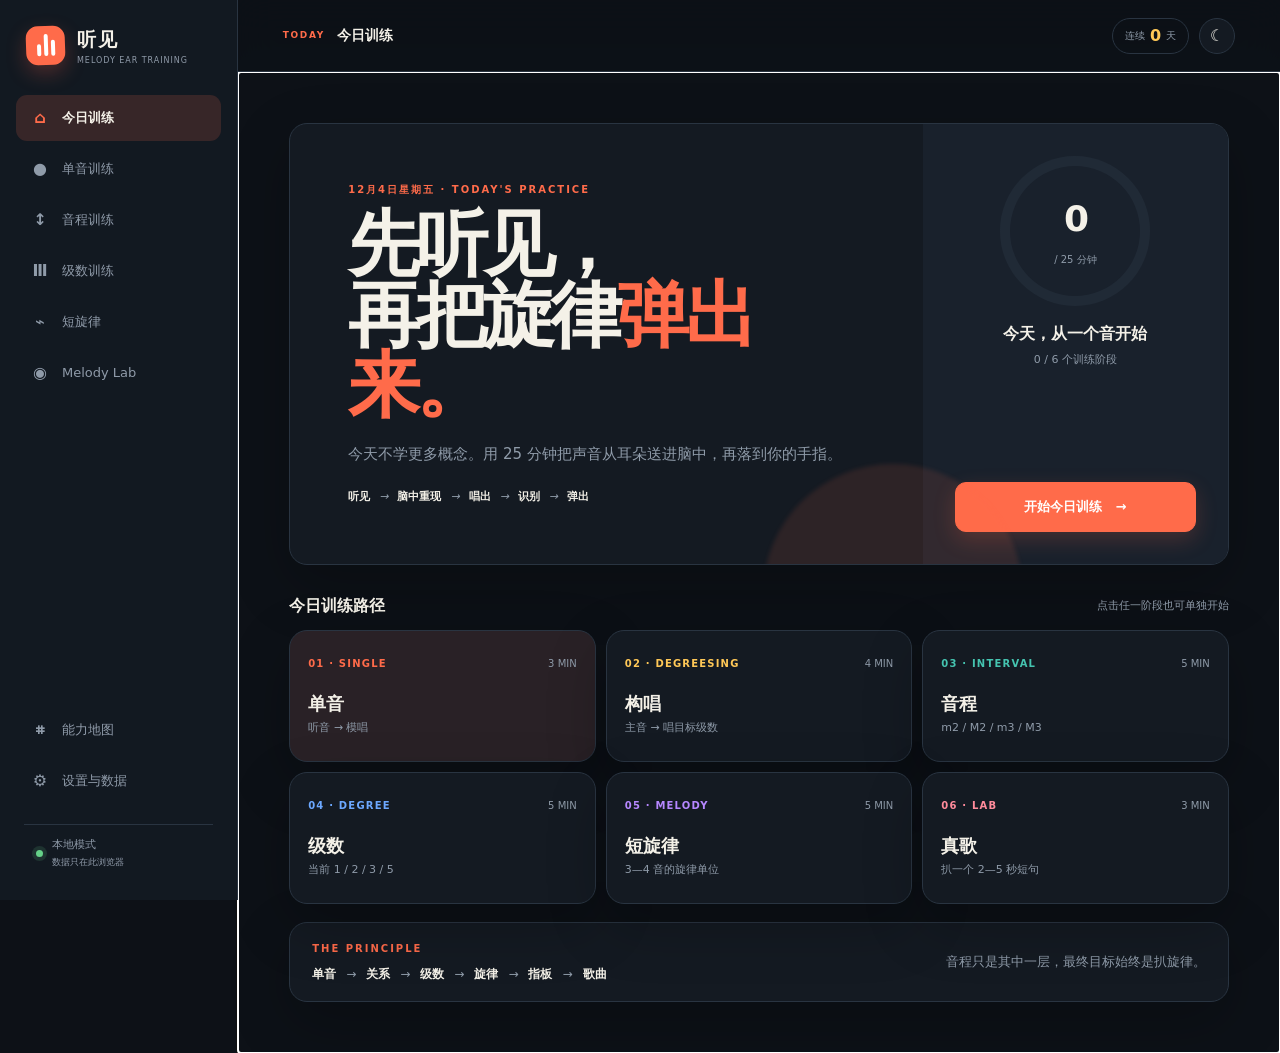
<file: apps/视唱练耳基础/index.html>
<!doctype html>
<html lang="zh-CN">
<head>
  <meta charset="utf-8">
  <meta name="viewport" content="width=device-width,initial-scale=1,viewport-fit=cover">
  <meta name="description" content="从单音、关系、级数到短旋律与真实歌曲的本地吉他练耳训练系统。">
  <meta name="color-scheme" content="dark light">
  <title>听见 · 旋律听觉训练系统</title>
  <link rel="stylesheet" href="styles.css">
</head>
<body>
  <div class="app-shell">
    <aside class="sidebar" id="sidebar">
      <div class="brand" aria-label="听见 Melody Ear Training">
        <div class="brand-mark"><span></span><span></span><span></span></div>
        <div><strong>听见</strong><small>MELODY EAR TRAINING</small></div>
      </div>
      <nav class="nav" aria-label="主导航">
        <button class="nav-item active" data-route="today"><span class="nav-icon">⌂</span><span>今日训练</span></button>
        <button class="nav-item" data-route="single"><span class="nav-icon">●</span><span>单音训练</span></button>
        <button class="nav-item" data-route="interval"><span class="nav-icon">↕</span><span>音程训练</span></button>
        <button class="nav-item" data-route="degree"><span class="nav-icon">Ⅲ</span><span>级数训练</span></button>
        <button class="nav-item" data-route="melody"><span class="nav-icon">⌁</span><span>短旋律</span></button>
        <button class="nav-item" data-route="lab"><span class="nav-icon">◉</span><span>Melody Lab</span></button>
      </nav>
      <div class="sidebar-foot">
        <button class="nav-item" data-route="stats"><span class="nav-icon">⌗</span><span>能力地图</span></button>
        <button class="nav-item" data-route="settings"><span class="nav-icon">⚙</span><span>设置与数据</span></button>
        <div class="local-badge"><i></i><span>本地模式<br><small>数据只在此浏览器</small></span></div>
      </div>
    </aside>

    <div class="main-column">
      <header class="topbar">
        <button class="mobile-menu" id="mobileMenu" aria-label="打开菜单">☰</button>
        <div class="breadcrumb"><span id="routeEyebrow">TODAY</span><strong id="routeTitle">今日训练</strong></div>
        <div class="top-actions">
          <div class="streak-pill"><span>连续</span><b id="streakCount">0</b><span>天</span></div>
          <button class="icon-button" id="themeToggle" aria-label="切换主题" title="切换主题">☾</button>
        </div>
      </header>
      <main id="main" tabindex="-1"></main>
    </div>
  </div>

  <div class="toast" id="toast" role="status" aria-live="polite"></div>
  <input type="file" id="dataImportInput" accept="application/json,.json" hidden>

  <script src="js/music-theory.js" defer></script>
  <script src="js/audio-engine.js" defer></script>
  <script src="js/storage.js" defer></script>
  <script src="js/trainers.js" defer></script>
  <script src="js/app.js" defer></script>
</body>
</html>
</file>
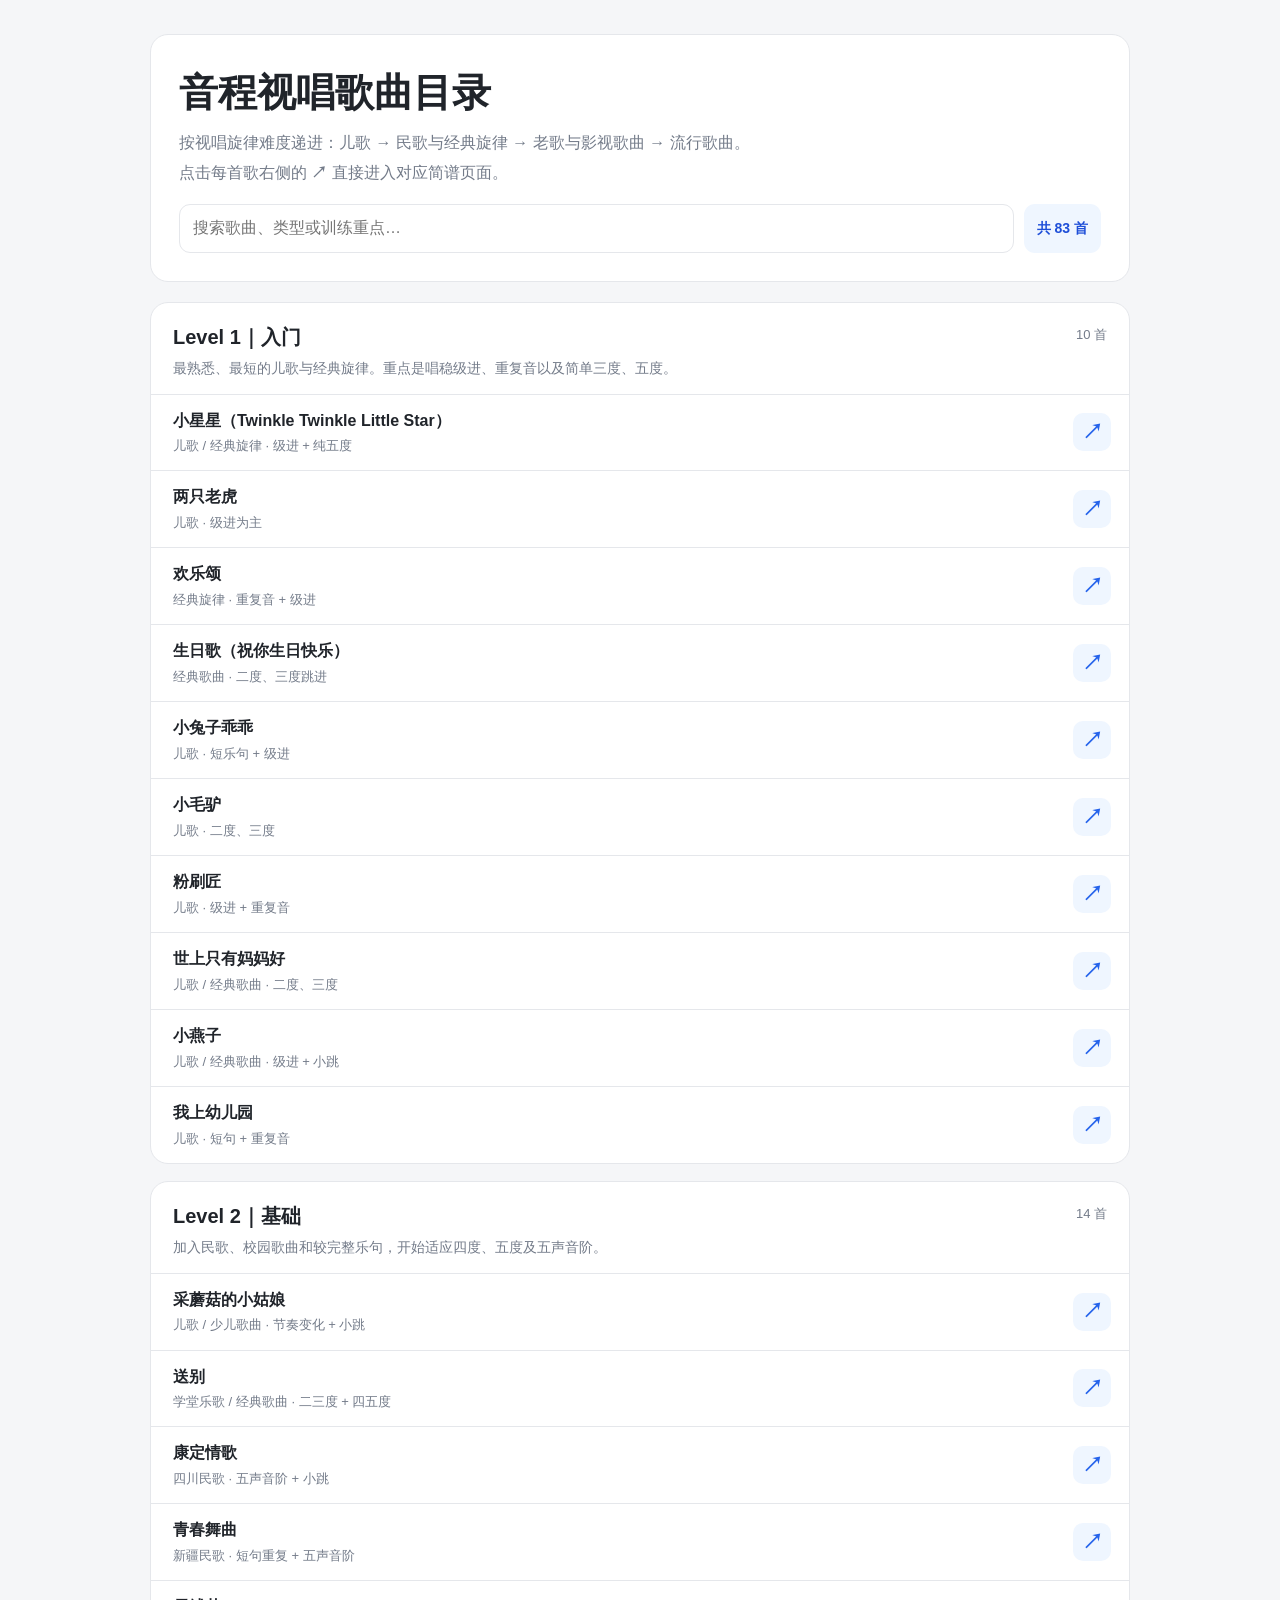
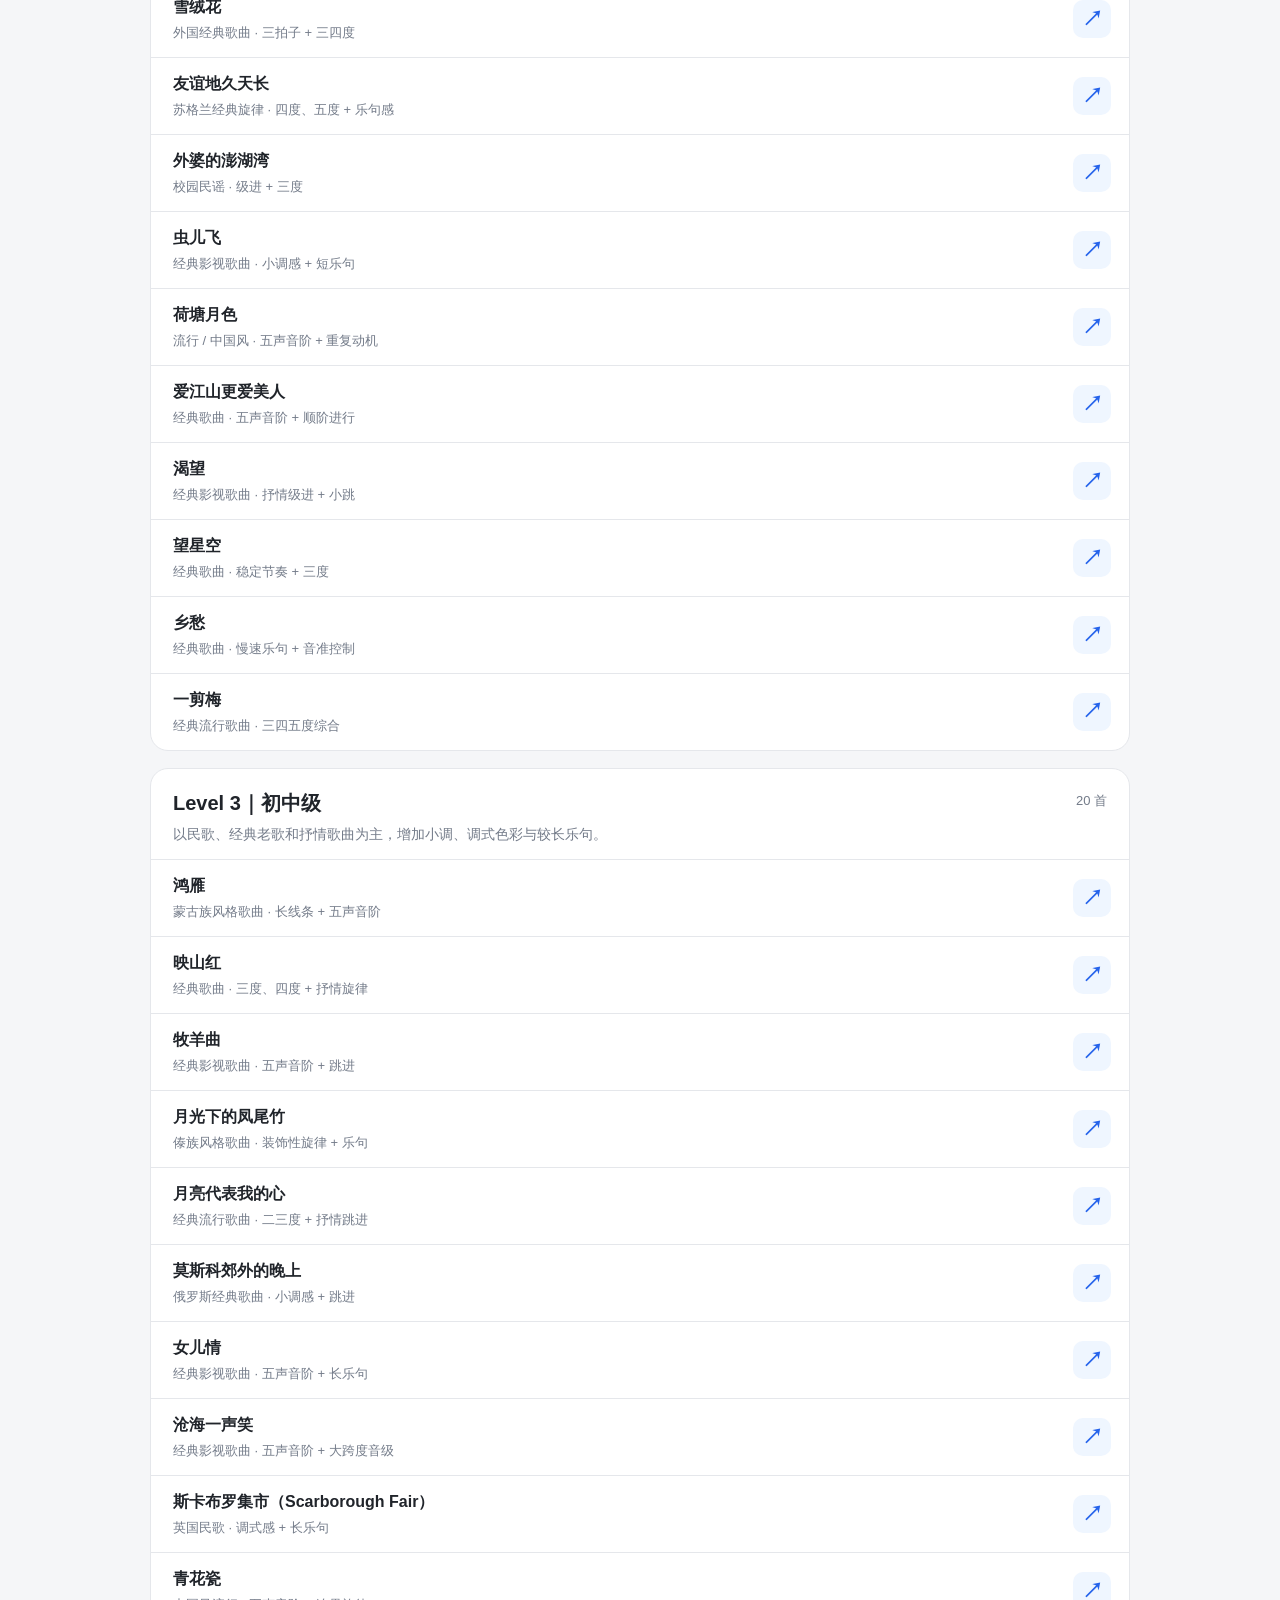
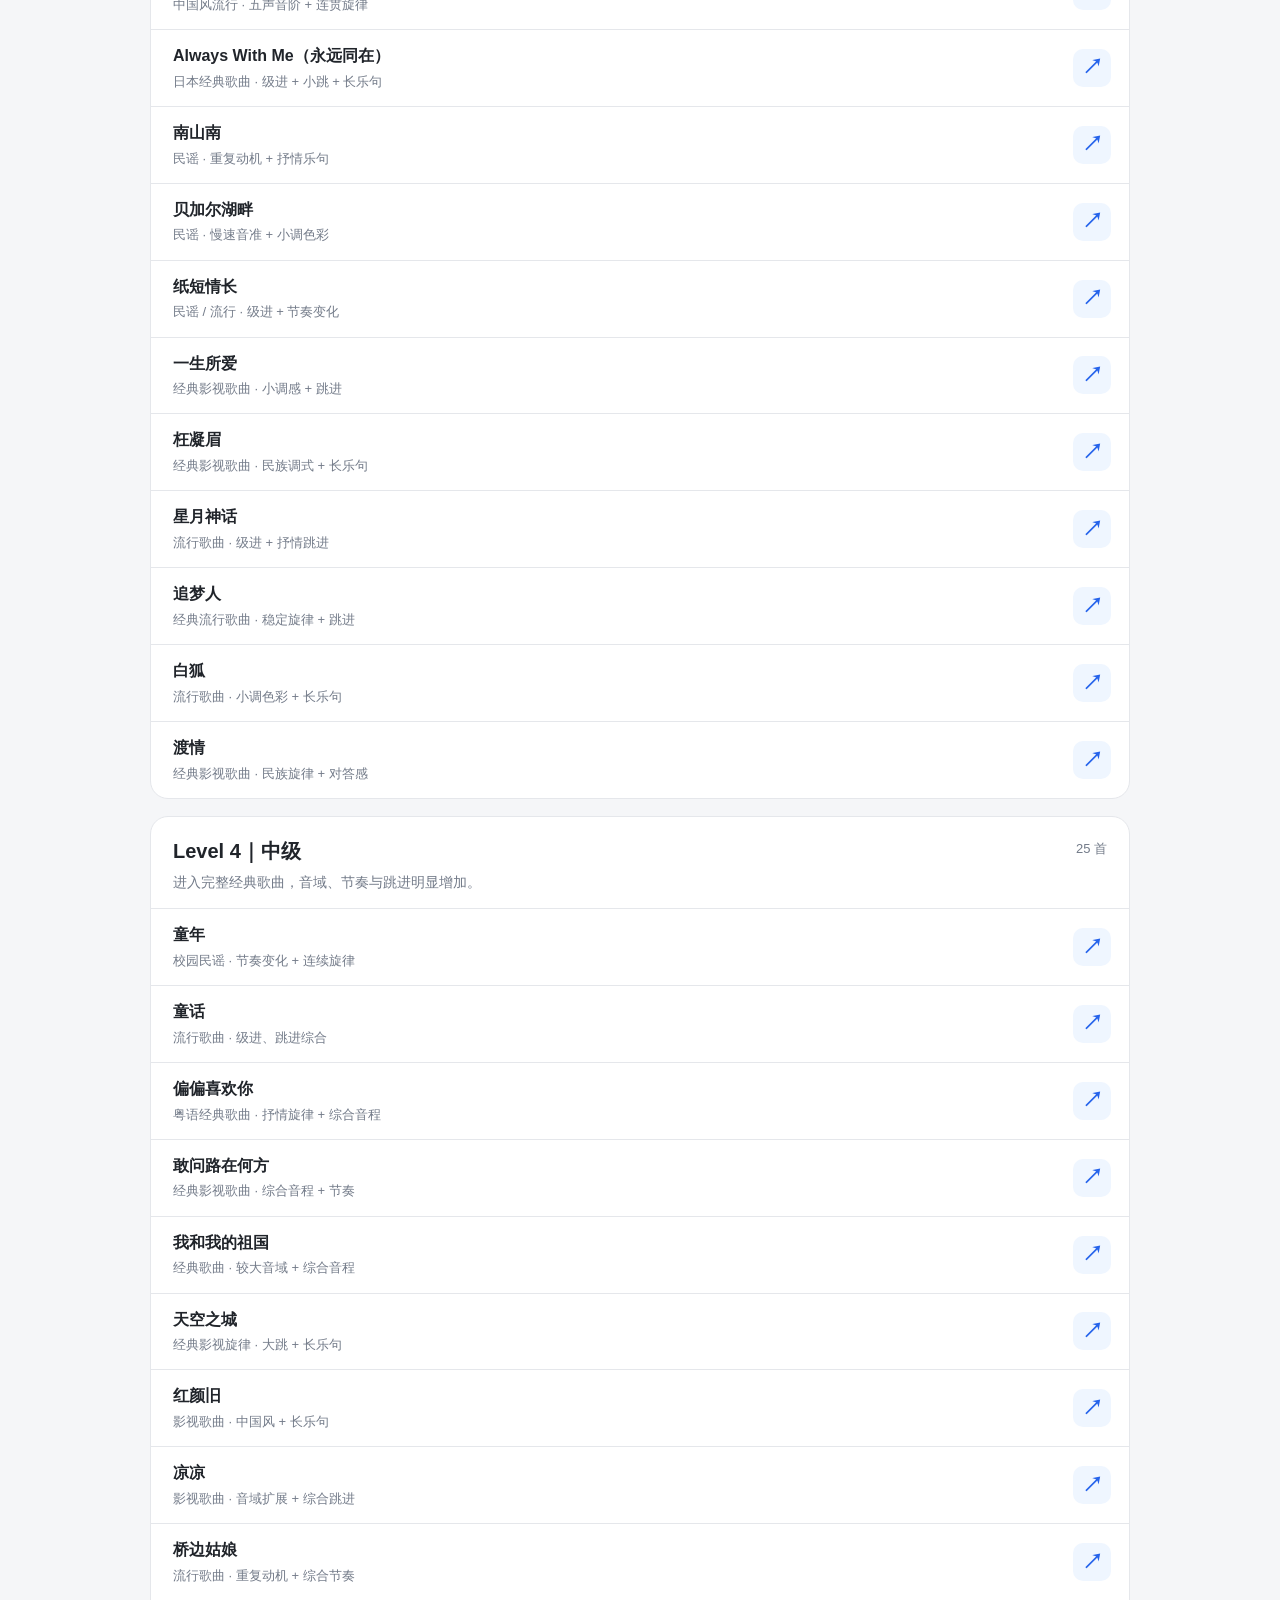
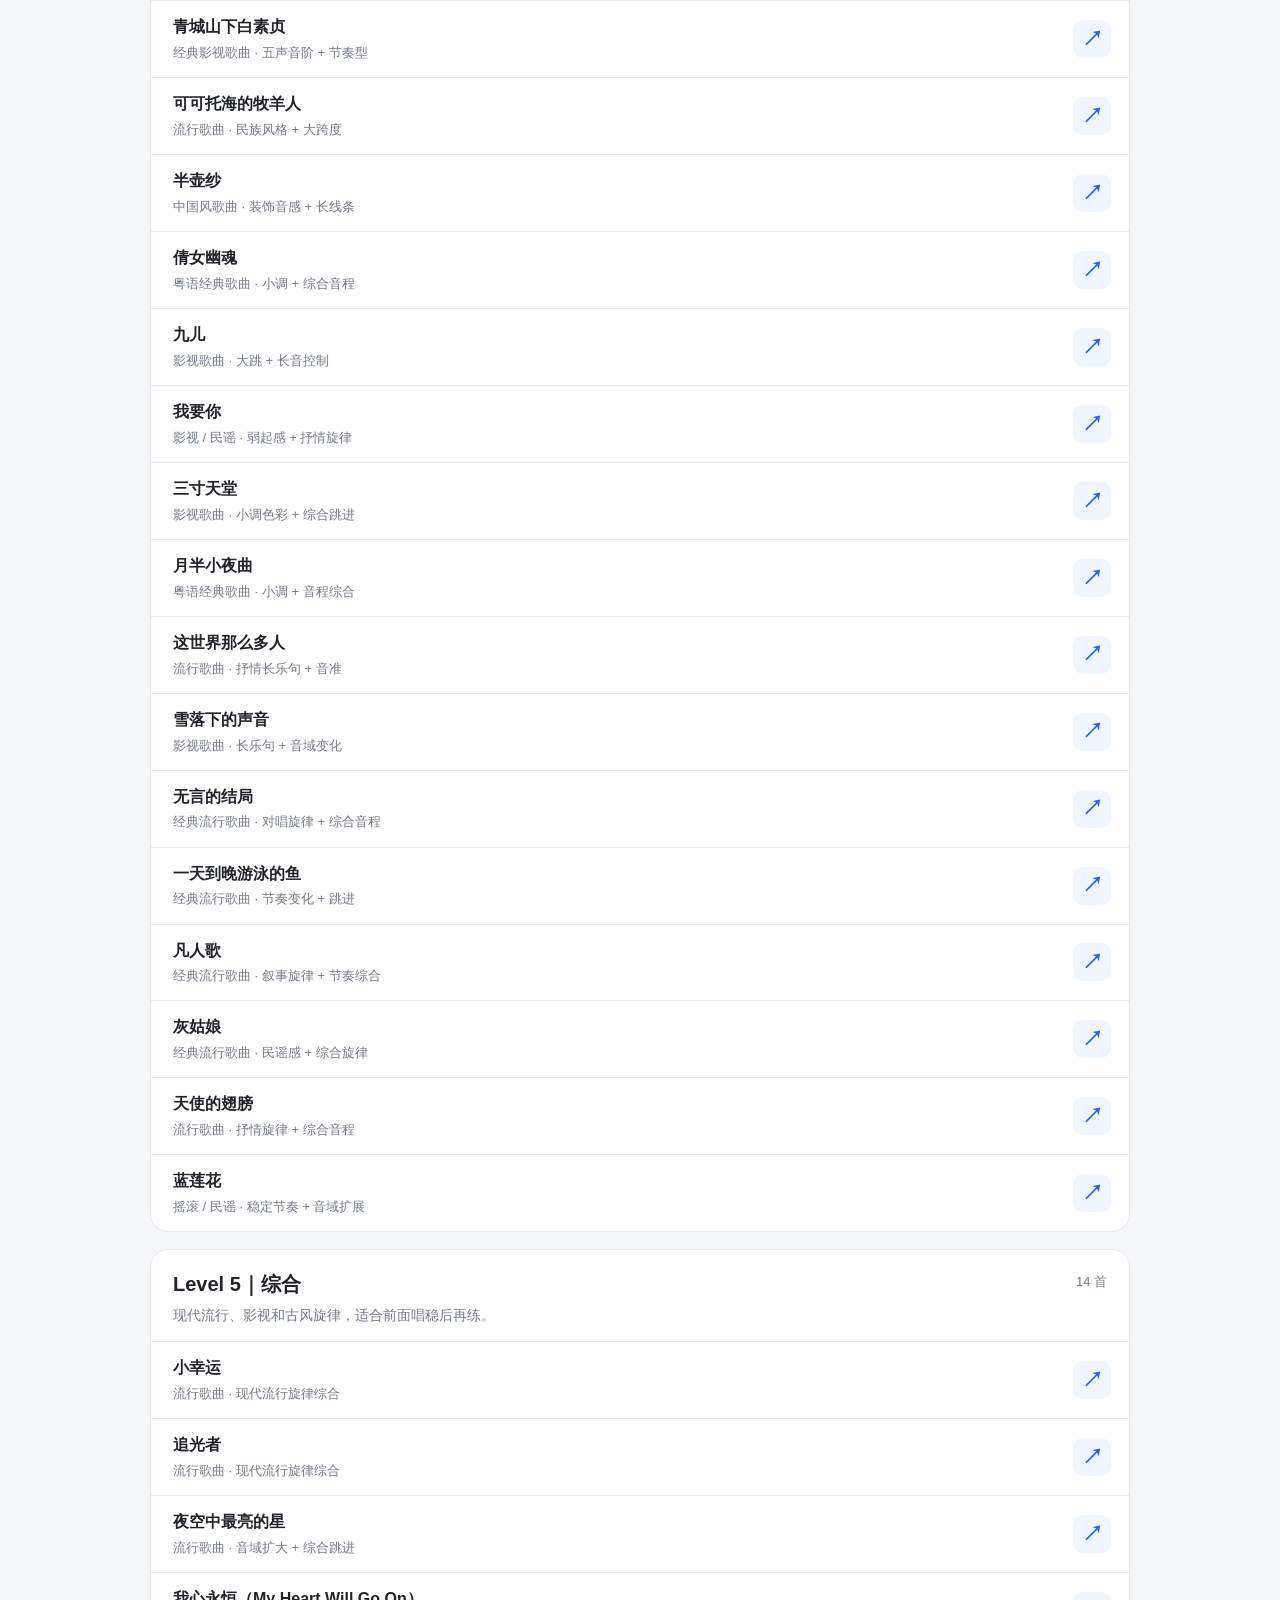
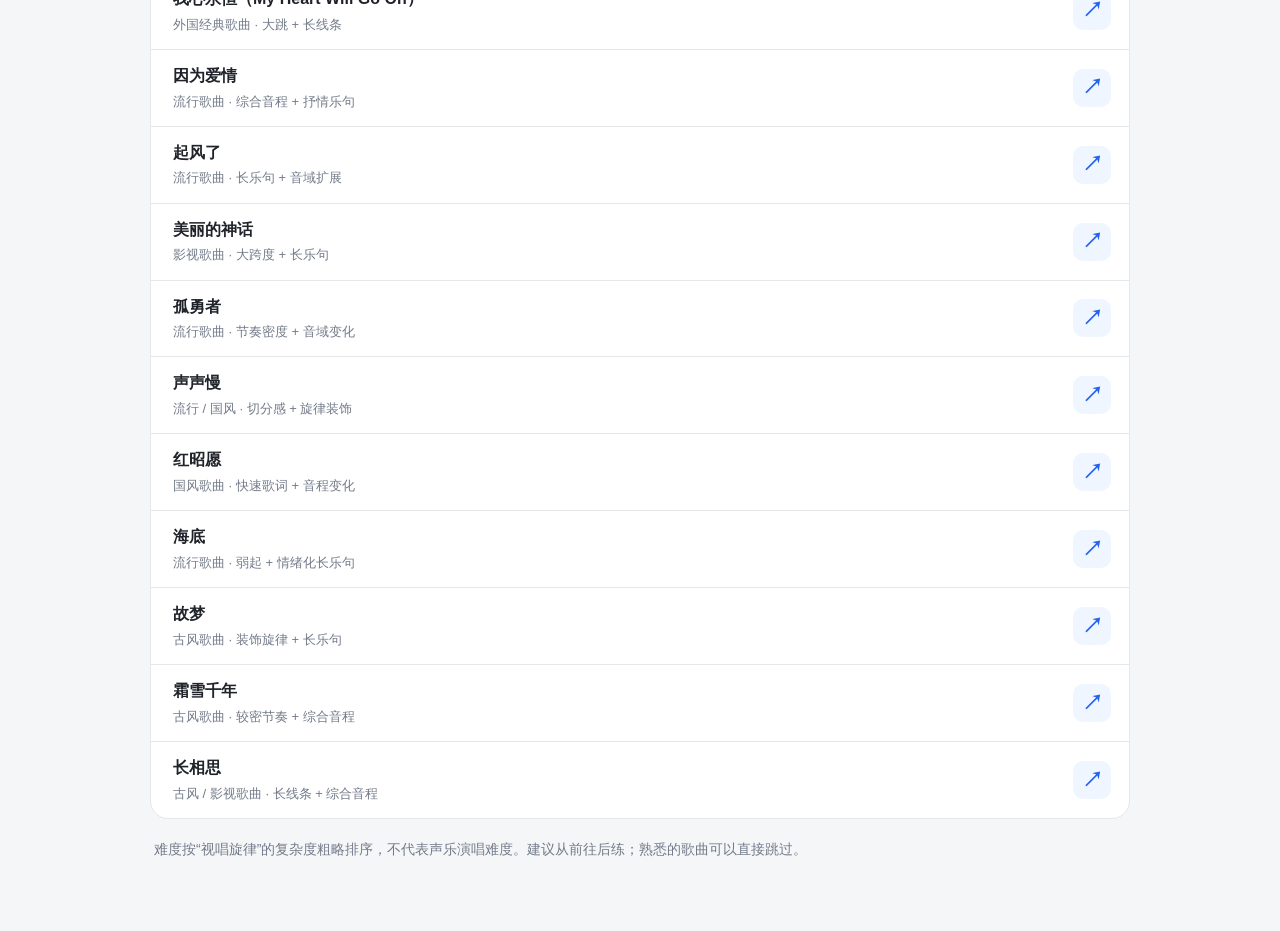
<file: apps/音程歌曲视唱/index.html>
<!doctype html>
<html lang="zh-CN">
<head>
<meta charset="utf-8">
<meta name="viewport" content="width=device-width, initial-scale=1">
<title>音程视唱歌曲目录</title>
<style>
  :root {
    --bg:#f5f6f8; --card:#fff; --text:#20242a; --muted:#737b89;
    --line:#e5e7eb; --accent:#2563eb; --accent-bg:#eff6ff;
  }
  * { box-sizing:border-box; }
  body {
    margin:0; background:var(--bg); color:var(--text);
    font-family:-apple-system,BlinkMacSystemFont,"Segoe UI","Microsoft YaHei",sans-serif;
    line-height:1.55;
  }
  .wrap { width:min(980px,calc(100% - 28px)); margin:auto; padding:34px 0 70px; }
  .hero {
    background:var(--card); border:1px solid var(--line); border-radius:18px;
    padding:28px; margin-bottom:20px;
  }
  h1 { margin:0 0 8px; font-size:clamp(26px,4vw,39px); }
  .hero p { margin:5px 0; color:var(--muted); }
  .toolbar { display:flex; gap:10px; flex-wrap:wrap; margin-top:18px; }
  #search {
    flex:1 1 280px; border:1px solid var(--line); background:#fff;
    border-radius:11px; padding:11px 13px; font:inherit; outline:none;
  }
  #search:focus { border-color:#a5b4fc; box-shadow:0 0 0 3px #eef2ff; }
  .count {
    display:flex; align-items:center; padding:10px 13px; border-radius:11px;
    background:var(--accent-bg); color:#1d4ed8; font-size:14px; font-weight:600;
  }
  .level {
    background:var(--card); border:1px solid var(--line);
    border-radius:18px; overflow:hidden; margin-top:17px;
  }
  .level-head {
    display:flex; justify-content:space-between; gap:20px; align-items:flex-start;
    padding:19px 22px 14px; border-bottom:1px solid var(--line);
  }
  .level-head h2 { margin:0 0 5px; font-size:20px; }
  .level-head p { margin:0; color:var(--muted); font-size:14px; }
  .level-count { white-space:nowrap; font-size:13px; color:var(--muted); margin-top:3px; }
  .song-list { display:grid; }
  .song-card {
    display:flex; justify-content:space-between; align-items:center; gap:20px;
    padding:14px 18px 14px 22px; border-bottom:1px solid var(--line);
  }
  .song-card:last-child { border-bottom:0; }
  .song-card:hover { background:#fafbfc; }
  .song-title { font-weight:650; margin-bottom:3px; }
  .song-meta { color:var(--muted); font-size:13px; }
  .link-icon {
    flex:0 0 38px; width:38px; height:38px; border-radius:10px;
    display:grid; place-items:center; text-decoration:none; font-size:21px;
    color:var(--accent); background:var(--accent-bg); font-weight:700;
    transition:transform .12s ease, background .12s ease;
  }
  .link-icon:hover { transform:translateY(-1px); background:#dbeafe; }
  .footer {
    margin-top:20px; padding:0 4px; color:var(--muted); font-size:14px;
  }
  @media(max-width:620px) {
    .hero { padding:22px 18px; }
    .level-head { padding:17px 17px 13px; }
    .song-card { padding:13px 14px 13px 17px; }
    .song-meta { font-size:12px; }
  }
</style>
</head>
<body>
<div class="wrap">
  <header class="hero">
    <h1>音程视唱歌曲目录</h1>
    <p>按视唱旋律难度递进：儿歌 → 民歌与经典旋律 → 老歌与影视歌曲 → 流行歌曲。</p>
    <p>点击每首歌右侧的 <strong>↗</strong> 直接进入对应简谱页面。</p>
    <div class="toolbar">
      <input id="search" type="search" placeholder="搜索歌曲、类型或训练重点…">
      <div class="count" id="count">共 83 首</div>
    </div>
  </header>

  
    <section class="level" data-level="1">
      <div class="level-head">
        <div>
          <h2>Level 1｜入门</h2>
          <p>最熟悉、最短的儿歌与经典旋律。重点是唱稳级进、重复音以及简单三度、五度。</p>
        </div>
        <span class="level-count">10 首</span>
      </div>
      <div class="song-list">
        <div class="song-card">
          <div class="song-main">
            <div class="song-title">小星星（Twinkle Twinkle Little Star）</div>
            <div class="song-meta">儿歌 / 经典旋律 · 级进 + 纯五度</div>
          </div>
          <a class="link-icon" href="https://www.kuaiyuepu.com/jianpu/IgFEa125F.html" target="_blank" rel="noopener noreferrer"
             aria-label="打开 小星星（Twinkle Twinkle Little Star） 的曲谱链接" title="打开链接">↗</a>
        </div>
        

        <div class="song-card">
          <div class="song-main">
            <div class="song-title">两只老虎</div>
            <div class="song-meta">儿歌 · 级进为主</div>
          </div>
          <a class="link-icon" href="https://www.kuaiyuepu.com/jianpu/eHllp18Ej.html" target="_blank" rel="noopener noreferrer"
             aria-label="打开 两只老虎 的曲谱链接" title="打开链接">↗</a>
        </div>
        

        <div class="song-card">
          <div class="song-main">
            <div class="song-title">欢乐颂</div>
            <div class="song-meta">经典旋律 · 重复音 + 级进</div>
          </div>
          <a class="link-icon" href="https://www.kuaiyuepu.com/jianpu/pxCwq10Qw.html" target="_blank" rel="noopener noreferrer"
             aria-label="打开 欢乐颂 的曲谱链接" title="打开链接">↗</a>
        </div>
        

        <div class="song-card">
          <div class="song-main">
            <div class="song-title">生日歌（祝你生日快乐）</div>
            <div class="song-meta">经典歌曲 · 二度、三度跳进</div>
          </div>
          <a class="link-icon" href="https://www.kuaiyuepu.com/jianpu/sM41f1bA5.html" target="_blank" rel="noopener noreferrer"
             aria-label="打开 生日歌（祝你生日快乐） 的曲谱链接" title="打开链接">↗</a>
        </div>
        

        <div class="song-card">
          <div class="song-main">
            <div class="song-title">小兔子乖乖</div>
            <div class="song-meta">儿歌 · 短乐句 + 级进</div>
          </div>
          <a class="link-icon" href="https://www.kuaiyuepu.com/jianpu/x14Ka1osy.html" target="_blank" rel="noopener noreferrer"
             aria-label="打开 小兔子乖乖 的曲谱链接" title="打开链接">↗</a>
        </div>
        

        <div class="song-card">
          <div class="song-main">
            <div class="song-title">小毛驴</div>
            <div class="song-meta">儿歌 · 二度、三度</div>
          </div>
          <a class="link-icon" href="https://www.kuaiyuepu.com/jianpu/1UGMa1eIN.html" target="_blank" rel="noopener noreferrer"
             aria-label="打开 小毛驴 的曲谱链接" title="打开链接">↗</a>
        </div>
        

        <div class="song-card">
          <div class="song-main">
            <div class="song-title">粉刷匠</div>
            <div class="song-meta">儿歌 · 级进 + 重复音</div>
          </div>
          <a class="link-icon" href="https://www.kuaiyuepu.com/jianpu/XryVa1m3m.html" target="_blank" rel="noopener noreferrer"
             aria-label="打开 粉刷匠 的曲谱链接" title="打开链接">↗</a>
        </div>
        

        <div class="song-card">
          <div class="song-main">
            <div class="song-title">世上只有妈妈好</div>
            <div class="song-meta">儿歌 / 经典歌曲 · 二度、三度</div>
          </div>
          <a class="link-icon" href="https://www.kuaiyuepu.com/jianpu/rxAHa1RLG.html" target="_blank" rel="noopener noreferrer"
             aria-label="打开 世上只有妈妈好 的曲谱链接" title="打开链接">↗</a>
        </div>
        

        <div class="song-card">
          <div class="song-main">
            <div class="song-title">小燕子</div>
            <div class="song-meta">儿歌 / 经典歌曲 · 级进 + 小跳</div>
          </div>
          <a class="link-icon" href="https://www.kuaiyuepu.com/jianpu/V39ph1j75.html" target="_blank" rel="noopener noreferrer"
             aria-label="打开 小燕子 的曲谱链接" title="打开链接">↗</a>
        </div>
        

        <div class="song-card">
          <div class="song-main">
            <div class="song-title">我上幼儿园</div>
            <div class="song-meta">儿歌 · 短句 + 重复音</div>
          </div>
          <a class="link-icon" href="https://www.kuaiyuepu.com/jianpu/jWIGc1cmf.html" target="_blank" rel="noopener noreferrer"
             aria-label="打开 我上幼儿园 的曲谱链接" title="打开链接">↗</a>
        </div>
        </div>
    </section>
    
    <section class="level" data-level="2">
      <div class="level-head">
        <div>
          <h2>Level 2｜基础</h2>
          <p>加入民歌、校园歌曲和较完整乐句，开始适应四度、五度及五声音阶。</p>
        </div>
        <span class="level-count">14 首</span>
      </div>
      <div class="song-list">
        <div class="song-card">
          <div class="song-main">
            <div class="song-title">采蘑菇的小姑娘</div>
            <div class="song-meta">儿歌 / 少儿歌曲 · 节奏变化 + 小跳</div>
          </div>
          <a class="link-icon" href="https://www.kuaiyuepu.com/jianpu/e3Olr1H90.html" target="_blank" rel="noopener noreferrer"
             aria-label="打开 采蘑菇的小姑娘 的曲谱链接" title="打开链接">↗</a>
        </div>
        

        <div class="song-card">
          <div class="song-main">
            <div class="song-title">送别</div>
            <div class="song-meta">学堂乐歌 / 经典歌曲 · 二三度 + 四五度</div>
          </div>
          <a class="link-icon" href="https://www.kuaiyuepu.com/jianpu/8hxIa1C6k.html" target="_blank" rel="noopener noreferrer"
             aria-label="打开 送别 的曲谱链接" title="打开链接">↗</a>
        </div>
        

        <div class="song-card">
          <div class="song-main">
            <div class="song-title">康定情歌</div>
            <div class="song-meta">四川民歌 · 五声音阶 + 小跳</div>
          </div>
          <a class="link-icon" href="https://www.kuaiyuepu.com/jianpu/e3Yrl1Qut.html" target="_blank" rel="noopener noreferrer"
             aria-label="打开 康定情歌 的曲谱链接" title="打开链接">↗</a>
        </div>
        

        <div class="song-card">
          <div class="song-main">
            <div class="song-title">青春舞曲</div>
            <div class="song-meta">新疆民歌 · 短句重复 + 五声音阶</div>
          </div>
          <a class="link-icon" href="https://www.kuaiyuepu.com/jianpu/z2Vqf14YS.html" target="_blank" rel="noopener noreferrer"
             aria-label="打开 青春舞曲 的曲谱链接" title="打开链接">↗</a>
        </div>
        

        <div class="song-card">
          <div class="song-main">
            <div class="song-title">雪绒花</div>
            <div class="song-meta">外国经典歌曲 · 三拍子 + 三四度</div>
          </div>
          <a class="link-icon" href="https://www.kuaiyuepu.com/jianpu/nEuye17kx.html" target="_blank" rel="noopener noreferrer"
             aria-label="打开 雪绒花 的曲谱链接" title="打开链接">↗</a>
        </div>
        

        <div class="song-card">
          <div class="song-main">
            <div class="song-title">友谊地久天长</div>
            <div class="song-meta">苏格兰经典旋律 · 四度、五度 + 乐句感</div>
          </div>
          <a class="link-icon" href="https://www.kuaiyuepu.com/jianpu/1TFqe1vLw.html" target="_blank" rel="noopener noreferrer"
             aria-label="打开 友谊地久天长 的曲谱链接" title="打开链接">↗</a>
        </div>
        

        <div class="song-card">
          <div class="song-main">
            <div class="song-title">外婆的澎湖湾</div>
            <div class="song-meta">校园民谣 · 级进 + 三度</div>
          </div>
          <a class="link-icon" href="https://www.kuaiyuepu.com/jianpu/473Cf1zYU.html" target="_blank" rel="noopener noreferrer"
             aria-label="打开 外婆的澎湖湾 的曲谱链接" title="打开链接">↗</a>
        </div>
        

        <div class="song-card">
          <div class="song-main">
            <div class="song-title">虫儿飞</div>
            <div class="song-meta">经典影视歌曲 · 小调感 + 短乐句</div>
          </div>
          <a class="link-icon" href="https://www.kuaiyuepu.com/jianpu/8ptJa1bYz.html" target="_blank" rel="noopener noreferrer"
             aria-label="打开 虫儿飞 的曲谱链接" title="打开链接">↗</a>
        </div>
        

        <div class="song-card">
          <div class="song-main">
            <div class="song-title">荷塘月色</div>
            <div class="song-meta">流行 / 中国风 · 五声音阶 + 重复动机</div>
          </div>
          <a class="link-icon" href="https://www.kuaiyuepu.com/jianpu/n5vca11HF.html" target="_blank" rel="noopener noreferrer"
             aria-label="打开 荷塘月色 的曲谱链接" title="打开链接">↗</a>
        </div>
        

        <div class="song-card">
          <div class="song-main">
            <div class="song-title">爱江山更爱美人</div>
            <div class="song-meta">经典歌曲 · 五声音阶 + 顺阶进行</div>
          </div>
          <a class="link-icon" href="https://www.kuaiyuepu.com/jianpu/cMaMa1T8s.html" target="_blank" rel="noopener noreferrer"
             aria-label="打开 爱江山更爱美人 的曲谱链接" title="打开链接">↗</a>
        </div>
        

        <div class="song-card">
          <div class="song-main">
            <div class="song-title">渴望</div>
            <div class="song-meta">经典影视歌曲 · 抒情级进 + 小跳</div>
          </div>
          <a class="link-icon" href="https://www.kuaiyuepu.com/jianpu/3pK0b1eGi.html" target="_blank" rel="noopener noreferrer"
             aria-label="打开 渴望 的曲谱链接" title="打开链接">↗</a>
        </div>
        

        <div class="song-card">
          <div class="song-main">
            <div class="song-title">望星空</div>
            <div class="song-meta">经典歌曲 · 稳定节奏 + 三度</div>
          </div>
          <a class="link-icon" href="https://www.kuaiyuepu.com/jianpu/dgNDw12Uk.html" target="_blank" rel="noopener noreferrer"
             aria-label="打开 望星空 的曲谱链接" title="打开链接">↗</a>
        </div>
        

        <div class="song-card">
          <div class="song-main">
            <div class="song-title">乡愁</div>
            <div class="song-meta">经典歌曲 · 慢速乐句 + 音准控制</div>
          </div>
          <a class="link-icon" href="https://www.kuaiyuepu.com/jianpu/ThMDw18Am.html" target="_blank" rel="noopener noreferrer"
             aria-label="打开 乡愁 的曲谱链接" title="打开链接">↗</a>
        </div>
        

        <div class="song-card">
          <div class="song-main">
            <div class="song-title">一剪梅</div>
            <div class="song-meta">经典流行歌曲 · 三四五度综合</div>
          </div>
          <a class="link-icon" href="https://www.kuaiyuepu.com/jianpu/oPvEa1D7r.html" target="_blank" rel="noopener noreferrer"
             aria-label="打开 一剪梅 的曲谱链接" title="打开链接">↗</a>
        </div>
        </div>
    </section>
    
    <section class="level" data-level="3">
      <div class="level-head">
        <div>
          <h2>Level 3｜初中级</h2>
          <p>以民歌、经典老歌和抒情歌曲为主，增加小调、调式色彩与较长乐句。</p>
        </div>
        <span class="level-count">20 首</span>
      </div>
      <div class="song-list">
        <div class="song-card">
          <div class="song-main">
            <div class="song-title">鸿雁</div>
            <div class="song-meta">蒙古族风格歌曲 · 长线条 + 五声音阶</div>
          </div>
          <a class="link-icon" href="https://www.kuaiyuepu.com/jianpu/Jn3ca105H.html" target="_blank" rel="noopener noreferrer"
             aria-label="打开 鸿雁 的曲谱链接" title="打开链接">↗</a>
        </div>
        

        <div class="song-card">
          <div class="song-main">
            <div class="song-title">映山红</div>
            <div class="song-meta">经典歌曲 · 三度、四度 + 抒情旋律</div>
          </div>
          <a class="link-icon" href="https://www.kuaiyuepu.com/jianpu/N7QCb1eNi.html" target="_blank" rel="noopener noreferrer"
             aria-label="打开 映山红 的曲谱链接" title="打开链接">↗</a>
        </div>
        

        <div class="song-card">
          <div class="song-main">
            <div class="song-title">牧羊曲</div>
            <div class="song-meta">经典影视歌曲 · 五声音阶 + 跳进</div>
          </div>
          <a class="link-icon" href="https://www.kuaiyuepu.com/jianpu/5sHOa1h64.html" target="_blank" rel="noopener noreferrer"
             aria-label="打开 牧羊曲 的曲谱链接" title="打开链接">↗</a>
        </div>
        

        <div class="song-card">
          <div class="song-main">
            <div class="song-title">月光下的凤尾竹</div>
            <div class="song-meta">傣族风格歌曲 · 装饰性旋律 + 乐句</div>
          </div>
          <a class="link-icon" href="https://www.kuaiyuepu.com/jianpu/lr2Ya1Vk6.html" target="_blank" rel="noopener noreferrer"
             aria-label="打开 月光下的凤尾竹 的曲谱链接" title="打开链接">↗</a>
        </div>
        

        <div class="song-card">
          <div class="song-main">
            <div class="song-title">月亮代表我的心</div>
            <div class="song-meta">经典流行歌曲 · 二三度 + 抒情跳进</div>
          </div>
          <a class="link-icon" href="https://www.kuaiyuepu.com/jianpu/NZsHa1HKq.html" target="_blank" rel="noopener noreferrer"
             aria-label="打开 月亮代表我的心 的曲谱链接" title="打开链接">↗</a>
        </div>
        

        <div class="song-card">
          <div class="song-main">
            <div class="song-title">莫斯科郊外的晚上</div>
            <div class="song-meta">俄罗斯经典歌曲 · 小调感 + 跳进</div>
          </div>
          <a class="link-icon" href="https://www.kuaiyuepu.com/jianpu/s5AHa1uV6.html" target="_blank" rel="noopener noreferrer"
             aria-label="打开 莫斯科郊外的晚上 的曲谱链接" title="打开链接">↗</a>
        </div>
        

        <div class="song-card">
          <div class="song-main">
            <div class="song-title">女儿情</div>
            <div class="song-meta">经典影视歌曲 · 五声音阶 + 长乐句</div>
          </div>
          <a class="link-icon" href="https://www.kuaiyuepu.com/jianpu/LmiNa1aQm.html" target="_blank" rel="noopener noreferrer"
             aria-label="打开 女儿情 的曲谱链接" title="打开链接">↗</a>
        </div>
        

        <div class="song-card">
          <div class="song-main">
            <div class="song-title">沧海一声笑</div>
            <div class="song-meta">经典影视歌曲 · 五声音阶 + 大跨度音级</div>
          </div>
          <a class="link-icon" href="https://www.kuaiyuepu.com/jianpu/bdkKa1IPy.html" target="_blank" rel="noopener noreferrer"
             aria-label="打开 沧海一声笑 的曲谱链接" title="打开链接">↗</a>
        </div>
        

        <div class="song-card">
          <div class="song-main">
            <div class="song-title">斯卡布罗集市（Scarborough Fair）</div>
            <div class="song-meta">英国民歌 · 调式感 + 长乐句</div>
          </div>
          <a class="link-icon" href="https://www.kuaiyuepu.com/jianpu/XXHKa1wRO.html" target="_blank" rel="noopener noreferrer"
             aria-label="打开 斯卡布罗集市（Scarborough Fair） 的曲谱链接" title="打开链接">↗</a>
        </div>
        

        <div class="song-card">
          <div class="song-main">
            <div class="song-title">青花瓷</div>
            <div class="song-meta">中国风流行 · 五声音阶 + 连贯旋律</div>
          </div>
          <a class="link-icon" href="https://www.kuaiyuepu.com/jianpu/S4Ypa1VGW.html" target="_blank" rel="noopener noreferrer"
             aria-label="打开 青花瓷 的曲谱链接" title="打开链接">↗</a>
        </div>
        

        <div class="song-card">
          <div class="song-main">
            <div class="song-title">Always With Me（永远同在）</div>
            <div class="song-meta">日本经典歌曲 · 级进 + 小跳 + 长乐句</div>
          </div>
          <a class="link-icon" href="https://www.kuaiyuepu.com/jianpu/KCyua1xti.html" target="_blank" rel="noopener noreferrer"
             aria-label="打开 Always With Me（永远同在） 的曲谱链接" title="打开链接">↗</a>
        </div>
        

        <div class="song-card">
          <div class="song-main">
            <div class="song-title">南山南</div>
            <div class="song-meta">民谣 · 重复动机 + 抒情乐句</div>
          </div>
          <a class="link-icon" href="https://www.kuaiyuepu.com/jianpu/08CBb1pzM.html" target="_blank" rel="noopener noreferrer"
             aria-label="打开 南山南 的曲谱链接" title="打开链接">↗</a>
        </div>
        

        <div class="song-card">
          <div class="song-main">
            <div class="song-title">贝加尔湖畔</div>
            <div class="song-meta">民谣 · 慢速音准 + 小调色彩</div>
          </div>
          <a class="link-icon" href="https://www.kuaiyuepu.com/jianpu/onNib1yf1.html" target="_blank" rel="noopener noreferrer"
             aria-label="打开 贝加尔湖畔 的曲谱链接" title="打开链接">↗</a>
        </div>
        

        <div class="song-card">
          <div class="song-main">
            <div class="song-title">纸短情长</div>
            <div class="song-meta">民谣 / 流行 · 级进 + 节奏变化</div>
          </div>
          <a class="link-icon" href="https://www.kuaiyuepu.com/jianpu/tem5f1j1A.html" target="_blank" rel="noopener noreferrer"
             aria-label="打开 纸短情长 的曲谱链接" title="打开链接">↗</a>
        </div>
        

        <div class="song-card">
          <div class="song-main">
            <div class="song-title">一生所爱</div>
            <div class="song-meta">经典影视歌曲 · 小调感 + 跳进</div>
          </div>
          <a class="link-icon" href="https://www.kuaiyuepu.com/jianpu/lxf6b1QMh.html" target="_blank" rel="noopener noreferrer"
             aria-label="打开 一生所爱 的曲谱链接" title="打开链接">↗</a>
        </div>
        

        <div class="song-card">
          <div class="song-main">
            <div class="song-title">枉凝眉</div>
            <div class="song-meta">经典影视歌曲 · 民族调式 + 长乐句</div>
          </div>
          <a class="link-icon" href="https://www.kuaiyuepu.com/jianpu/d3qLa1Z3I.html" target="_blank" rel="noopener noreferrer"
             aria-label="打开 枉凝眉 的曲谱链接" title="打开链接">↗</a>
        </div>
        

        <div class="song-card">
          <div class="song-main">
            <div class="song-title">星月神话</div>
            <div class="song-meta">流行歌曲 · 级进 + 抒情跳进</div>
          </div>
          <a class="link-icon" href="https://www.kuaiyuepu.com/jianpu/GelKa1nvP.html" target="_blank" rel="noopener noreferrer"
             aria-label="打开 星月神话 的曲谱链接" title="打开链接">↗</a>
        </div>
        

        <div class="song-card">
          <div class="song-main">
            <div class="song-title">追梦人</div>
            <div class="song-meta">经典流行歌曲 · 稳定旋律 + 跳进</div>
          </div>
          <a class="link-icon" href="https://www.kuaiyuepu.com/jianpu/FSpcb1fRZ.html" target="_blank" rel="noopener noreferrer"
             aria-label="打开 追梦人 的曲谱链接" title="打开链接">↗</a>
        </div>
        

        <div class="song-card">
          <div class="song-main">
            <div class="song-title">白狐</div>
            <div class="song-meta">流行歌曲 · 小调色彩 + 长乐句</div>
          </div>
          <a class="link-icon" href="https://www.kuaiyuepu.com/jianpu/0bLia1d4Z.html" target="_blank" rel="noopener noreferrer"
             aria-label="打开 白狐 的曲谱链接" title="打开链接">↗</a>
        </div>
        

        <div class="song-card">
          <div class="song-main">
            <div class="song-title">渡情</div>
            <div class="song-meta">经典影视歌曲 · 民族旋律 + 对答感</div>
          </div>
          <a class="link-icon" href="https://www.kuaiyuepu.com/jianpu/HQcMa1mRZ.html" target="_blank" rel="noopener noreferrer"
             aria-label="打开 渡情 的曲谱链接" title="打开链接">↗</a>
        </div>
        </div>
    </section>
    
    <section class="level" data-level="4">
      <div class="level-head">
        <div>
          <h2>Level 4｜中级</h2>
          <p>进入完整经典歌曲，音域、节奏与跳进明显增加。</p>
        </div>
        <span class="level-count">25 首</span>
      </div>
      <div class="song-list">
        <div class="song-card">
          <div class="song-main">
            <div class="song-title">童年</div>
            <div class="song-meta">校园民谣 · 节奏变化 + 连续旋律</div>
          </div>
          <a class="link-icon" href="https://www.kuaiyuepu.com/jianpu/0VgXv1Lgz.html" target="_blank" rel="noopener noreferrer"
             aria-label="打开 童年 的曲谱链接" title="打开链接">↗</a>
        </div>
        

        <div class="song-card">
          <div class="song-main">
            <div class="song-title">童话</div>
            <div class="song-meta">流行歌曲 · 级进、跳进综合</div>
          </div>
          <a class="link-icon" href="https://www.kuaiyuepu.com/jianpu/slrEa1qZd.html" target="_blank" rel="noopener noreferrer"
             aria-label="打开 童话 的曲谱链接" title="打开链接">↗</a>
        </div>
        

        <div class="song-card">
          <div class="song-main">
            <div class="song-title">偏偏喜欢你</div>
            <div class="song-meta">粤语经典歌曲 · 抒情旋律 + 综合音程</div>
          </div>
          <a class="link-icon" href="https://www.kuaiyuepu.com/jianpu/qDX7b1kXM.html" target="_blank" rel="noopener noreferrer"
             aria-label="打开 偏偏喜欢你 的曲谱链接" title="打开链接">↗</a>
        </div>
        

        <div class="song-card">
          <div class="song-main">
            <div class="song-title">敢问路在何方</div>
            <div class="song-meta">经典影视歌曲 · 综合音程 + 节奏</div>
          </div>
          <a class="link-icon" href="https://www.kuaiyuepu.com/jianpu/8JGMa192L.html" target="_blank" rel="noopener noreferrer"
             aria-label="打开 敢问路在何方 的曲谱链接" title="打开链接">↗</a>
        </div>
        

        <div class="song-card">
          <div class="song-main">
            <div class="song-title">我和我的祖国</div>
            <div class="song-meta">经典歌曲 · 较大音域 + 综合音程</div>
          </div>
          <a class="link-icon" href="https://www.kuaiyuepu.com/jianpu/HEdCb1qu8.html" target="_blank" rel="noopener noreferrer"
             aria-label="打开 我和我的祖国 的曲谱链接" title="打开链接">↗</a>
        </div>
        

        <div class="song-card">
          <div class="song-main">
            <div class="song-title">天空之城</div>
            <div class="song-meta">经典影视旋律 · 大跳 + 长乐句</div>
          </div>
          <a class="link-icon" href="https://www.kuaiyuepu.com/jianpu/qyiBa1mPa.html" target="_blank" rel="noopener noreferrer"
             aria-label="打开 天空之城 的曲谱链接" title="打开链接">↗</a>
        </div>
        

        <div class="song-card">
          <div class="song-main">
            <div class="song-title">红颜旧</div>
            <div class="song-meta">影视歌曲 · 中国风 + 长乐句</div>
          </div>
          <a class="link-icon" href="https://www.kuaiyuepu.com/jianpu/vpKRa1EZh.html" target="_blank" rel="noopener noreferrer"
             aria-label="打开 红颜旧 的曲谱链接" title="打开链接">↗</a>
        </div>
        

        <div class="song-card">
          <div class="song-main">
            <div class="song-title">凉凉</div>
            <div class="song-meta">影视歌曲 · 音域扩展 + 综合跳进</div>
          </div>
          <a class="link-icon" href="https://www.kuaiyuepu.com/jianpu/VGCcc1jy9.html" target="_blank" rel="noopener noreferrer"
             aria-label="打开 凉凉 的曲谱链接" title="打开链接">↗</a>
        </div>
        

        <div class="song-card">
          <div class="song-main">
            <div class="song-title">桥边姑娘</div>
            <div class="song-meta">流行歌曲 · 重复动机 + 综合节奏</div>
          </div>
          <a class="link-icon" href="https://www.kuaiyuepu.com/jianpu/iFeei1w4y.html" target="_blank" rel="noopener noreferrer"
             aria-label="打开 桥边姑娘 的曲谱链接" title="打开链接">↗</a>
        </div>
        

        <div class="song-card">
          <div class="song-main">
            <div class="song-title">青城山下白素贞</div>
            <div class="song-meta">经典影视歌曲 · 五声音阶 + 节奏型</div>
          </div>
          <a class="link-icon" href="https://www.kuaiyuepu.com/jianpu/dK9Rb1sqh.html" target="_blank" rel="noopener noreferrer"
             aria-label="打开 青城山下白素贞 的曲谱链接" title="打开链接">↗</a>
        </div>
        

        <div class="song-card">
          <div class="song-main">
            <div class="song-title">可可托海的牧羊人</div>
            <div class="song-meta">流行歌曲 · 民族风格 + 大跨度</div>
          </div>
          <a class="link-icon" href="https://www.kuaiyuepu.com/jianpu/vMvga1OZl.html" target="_blank" rel="noopener noreferrer"
             aria-label="打开 可可托海的牧羊人 的曲谱链接" title="打开链接">↗</a>
        </div>
        

        <div class="song-card">
          <div class="song-main">
            <div class="song-title">半壶纱</div>
            <div class="song-meta">中国风歌曲 · 装饰音感 + 长线条</div>
          </div>
          <a class="link-icon" href="https://www.kuaiyuepu.com/jianpu/eqI2b1XAi.html" target="_blank" rel="noopener noreferrer"
             aria-label="打开 半壶纱 的曲谱链接" title="打开链接">↗</a>
        </div>
        

        <div class="song-card">
          <div class="song-main">
            <div class="song-title">倩女幽魂</div>
            <div class="song-meta">粤语经典歌曲 · 小调 + 综合音程</div>
          </div>
          <a class="link-icon" href="https://www.kuaiyuepu.com/jianpu/liZab1PHb.html" target="_blank" rel="noopener noreferrer"
             aria-label="打开 倩女幽魂 的曲谱链接" title="打开链接">↗</a>
        </div>
        

        <div class="song-card">
          <div class="song-main">
            <div class="song-title">九儿</div>
            <div class="song-meta">影视歌曲 · 大跳 + 长音控制</div>
          </div>
          <a class="link-icon" href="https://www.kuaiyuepu.com/jianpu/lVN3b1xt8.html" target="_blank" rel="noopener noreferrer"
             aria-label="打开 九儿 的曲谱链接" title="打开链接">↗</a>
        </div>
        

        <div class="song-card">
          <div class="song-main">
            <div class="song-title">我要你</div>
            <div class="song-meta">影视 / 民谣 · 弱起感 + 抒情旋律</div>
          </div>
          <a class="link-icon" href="https://www.kuaiyuepu.com/jianpu/SfGBc1LSW.html" target="_blank" rel="noopener noreferrer"
             aria-label="打开 我要你 的曲谱链接" title="打开链接">↗</a>
        </div>
        

        <div class="song-card">
          <div class="song-main">
            <div class="song-title">三寸天堂</div>
            <div class="song-meta">影视歌曲 · 小调色彩 + 综合跳进</div>
          </div>
          <a class="link-icon" href="https://www.kuaiyuepu.com/jianpu/95Wcc1Stg.html" target="_blank" rel="noopener noreferrer"
             aria-label="打开 三寸天堂 的曲谱链接" title="打开链接">↗</a>
        </div>
        

        <div class="song-card">
          <div class="song-main">
            <div class="song-title">月半小夜曲</div>
            <div class="song-meta">粤语经典歌曲 · 小调 + 音程综合</div>
          </div>
          <a class="link-icon" href="https://www.kuaiyuepu.com/jianpu/VLK0b1Lqu.html" target="_blank" rel="noopener noreferrer"
             aria-label="打开 月半小夜曲 的曲谱链接" title="打开链接">↗</a>
        </div>
        

        <div class="song-card">
          <div class="song-main">
            <div class="song-title">这世界那么多人</div>
            <div class="song-meta">流行歌曲 · 抒情长乐句 + 音准</div>
          </div>
          <a class="link-icon" href="https://www.kuaiyuepu.com/jianpu/rvXll12QL.html" target="_blank" rel="noopener noreferrer"
             aria-label="打开 这世界那么多人 的曲谱链接" title="打开链接">↗</a>
        </div>
        

        <div class="song-card">
          <div class="song-main">
            <div class="song-title">雪落下的声音</div>
            <div class="song-meta">影视歌曲 · 长乐句 + 音域变化</div>
          </div>
          <a class="link-icon" href="https://www.kuaiyuepu.com/jianpu/FxGvf1s17.html" target="_blank" rel="noopener noreferrer"
             aria-label="打开 雪落下的声音 的曲谱链接" title="打开链接">↗</a>
        </div>
        

        <div class="song-card">
          <div class="song-main">
            <div class="song-title">无言的结局</div>
            <div class="song-meta">经典流行歌曲 · 对唱旋律 + 综合音程</div>
          </div>
          <a class="link-icon" href="https://www.kuaiyuepu.com/jianpu/PI9Nw1AlN.html" target="_blank" rel="noopener noreferrer"
             aria-label="打开 无言的结局 的曲谱链接" title="打开链接">↗</a>
        </div>
        

        <div class="song-card">
          <div class="song-main">
            <div class="song-title">一天到晚游泳的鱼</div>
            <div class="song-meta">经典流行歌曲 · 节奏变化 + 跳进</div>
          </div>
          <a class="link-icon" href="https://www.kuaiyuepu.com/jianpu/ElBGw1CQ2.html" target="_blank" rel="noopener noreferrer"
             aria-label="打开 一天到晚游泳的鱼 的曲谱链接" title="打开链接">↗</a>
        </div>
        

        <div class="song-card">
          <div class="song-main">
            <div class="song-title">凡人歌</div>
            <div class="song-meta">经典流行歌曲 · 叙事旋律 + 节奏综合</div>
          </div>
          <a class="link-icon" href="https://www.kuaiyuepu.com/jianpu/APIDw1pAh.html" target="_blank" rel="noopener noreferrer"
             aria-label="打开 凡人歌 的曲谱链接" title="打开链接">↗</a>
        </div>
        

        <div class="song-card">
          <div class="song-main">
            <div class="song-title">灰姑娘</div>
            <div class="song-meta">经典流行歌曲 · 民谣感 + 综合旋律</div>
          </div>
          <a class="link-icon" href="https://www.kuaiyuepu.com/jianpu/L4tCw1Fcd.html" target="_blank" rel="noopener noreferrer"
             aria-label="打开 灰姑娘 的曲谱链接" title="打开链接">↗</a>
        </div>
        

        <div class="song-card">
          <div class="song-main">
            <div class="song-title">天使的翅膀</div>
            <div class="song-meta">流行歌曲 · 抒情旋律 + 综合音程</div>
          </div>
          <a class="link-icon" href="https://www.kuaiyuepu.com/jianpu/t0cCw1Wk9.html" target="_blank" rel="noopener noreferrer"
             aria-label="打开 天使的翅膀 的曲谱链接" title="打开链接">↗</a>
        </div>
        

        <div class="song-card">
          <div class="song-main">
            <div class="song-title">蓝莲花</div>
            <div class="song-meta">摇滚 / 民谣 · 稳定节奏 + 音域扩展</div>
          </div>
          <a class="link-icon" href="https://www.kuaiyuepu.com/jianpu/URJAw14Mw.html" target="_blank" rel="noopener noreferrer"
             aria-label="打开 蓝莲花 的曲谱链接" title="打开链接">↗</a>
        </div>
        </div>
    </section>
    
    <section class="level" data-level="5">
      <div class="level-head">
        <div>
          <h2>Level 5｜综合</h2>
          <p>现代流行、影视和古风旋律，适合前面唱稳后再练。</p>
        </div>
        <span class="level-count">14 首</span>
      </div>
      <div class="song-list">
        <div class="song-card">
          <div class="song-main">
            <div class="song-title">小幸运</div>
            <div class="song-meta">流行歌曲 · 现代流行旋律综合</div>
          </div>
          <a class="link-icon" href="https://www.kuaiyuepu.com/jianpu/RwyBb1JoT.html" target="_blank" rel="noopener noreferrer"
             aria-label="打开 小幸运 的曲谱链接" title="打开链接">↗</a>
        </div>
        

        <div class="song-card">
          <div class="song-main">
            <div class="song-title">追光者</div>
            <div class="song-meta">流行歌曲 · 现代流行旋律综合</div>
          </div>
          <a class="link-icon" href="https://www.kuaiyuepu.com/jianpu/1k6bd1WRL.html" target="_blank" rel="noopener noreferrer"
             aria-label="打开 追光者 的曲谱链接" title="打开链接">↗</a>
        </div>
        

        <div class="song-card">
          <div class="song-main">
            <div class="song-title">夜空中最亮的星</div>
            <div class="song-meta">流行歌曲 · 音域扩大 + 综合跳进</div>
          </div>
          <a class="link-icon" href="https://www.kuaiyuepu.com/jianpu/WkyZb1jpE.html" target="_blank" rel="noopener noreferrer"
             aria-label="打开 夜空中最亮的星 的曲谱链接" title="打开链接">↗</a>
        </div>
        

        <div class="song-card">
          <div class="song-main">
            <div class="song-title">我心永恒（My Heart Will Go On）</div>
            <div class="song-meta">外国经典歌曲 · 大跳 + 长线条</div>
          </div>
          <a class="link-icon" href="https://www.kuaiyuepu.com/jianpu/W3XQa18SR.html" target="_blank" rel="noopener noreferrer"
             aria-label="打开 我心永恒（My Heart Will Go On） 的曲谱链接" title="打开链接">↗</a>
        </div>
        

        <div class="song-card">
          <div class="song-main">
            <div class="song-title">因为爱情</div>
            <div class="song-meta">流行歌曲 · 综合音程 + 抒情乐句</div>
          </div>
          <a class="link-icon" href="https://www.kuaiyuepu.com/jianpu/WWFpa1Wzr.html" target="_blank" rel="noopener noreferrer"
             aria-label="打开 因为爱情 的曲谱链接" title="打开链接">↗</a>
        </div>
        

        <div class="song-card">
          <div class="song-main">
            <div class="song-title">起风了</div>
            <div class="song-meta">流行歌曲 · 长乐句 + 音域扩展</div>
          </div>
          <a class="link-icon" href="https://www.kuaiyuepu.com/jianpu/qGQ5f1cdq.html" target="_blank" rel="noopener noreferrer"
             aria-label="打开 起风了 的曲谱链接" title="打开链接">↗</a>
        </div>
        

        <div class="song-card">
          <div class="song-main">
            <div class="song-title">美丽的神话</div>
            <div class="song-meta">影视歌曲 · 大跨度 + 长乐句</div>
          </div>
          <a class="link-icon" href="https://www.kuaiyuepu.com/jianpu/3fQDa1jpK.html" target="_blank" rel="noopener noreferrer"
             aria-label="打开 美丽的神话 的曲谱链接" title="打开链接">↗</a>
        </div>
        

        <div class="song-card">
          <div class="song-main">
            <div class="song-title">孤勇者</div>
            <div class="song-meta">流行歌曲 · 节奏密度 + 音域变化</div>
          </div>
          <a class="link-icon" href="https://www.kuaiyuepu.com/jianpu/6Qksm1PDq.html" target="_blank" rel="noopener noreferrer"
             aria-label="打开 孤勇者 的曲谱链接" title="打开链接">↗</a>
        </div>
        

        <div class="song-card">
          <div class="song-main">
            <div class="song-title">声声慢</div>
            <div class="song-meta">流行 / 国风 · 切分感 + 旋律装饰</div>
          </div>
          <a class="link-icon" href="https://www.kuaiyuepu.com/jianpu/cS8Bj1oOs.html" target="_blank" rel="noopener noreferrer"
             aria-label="打开 声声慢 的曲谱链接" title="打开链接">↗</a>
        </div>
        

        <div class="song-card">
          <div class="song-main">
            <div class="song-title">红昭愿</div>
            <div class="song-meta">国风歌曲 · 快速歌词 + 音程变化</div>
          </div>
          <a class="link-icon" href="https://www.kuaiyuepu.com/jianpu/4uXYe1G25.html" target="_blank" rel="noopener noreferrer"
             aria-label="打开 红昭愿 的曲谱链接" title="打开链接">↗</a>
        </div>
        

        <div class="song-card">
          <div class="song-main">
            <div class="song-title">海底</div>
            <div class="song-meta">流行歌曲 · 弱起 + 情绪化长乐句</div>
          </div>
          <a class="link-icon" href="https://www.kuaiyuepu.com/jianpu/C7suj1wnU.html" target="_blank" rel="noopener noreferrer"
             aria-label="打开 海底 的曲谱链接" title="打开链接">↗</a>
        </div>
        

        <div class="song-card">
          <div class="song-main">
            <div class="song-title">故梦</div>
            <div class="song-meta">古风歌曲 · 装饰旋律 + 长乐句</div>
          </div>
          <a class="link-icon" href="https://www.kuaiyuepu.com/jianpu/Wo4Sc1rzh.html" target="_blank" rel="noopener noreferrer"
             aria-label="打开 故梦 的曲谱链接" title="打开链接">↗</a>
        </div>
        

        <div class="song-card">
          <div class="song-main">
            <div class="song-title">霜雪千年</div>
            <div class="song-meta">古风歌曲 · 较密节奏 + 综合音程</div>
          </div>
          <a class="link-icon" href="https://www.kuaiyuepu.com/jianpu/kFiKd1jLV.html" target="_blank" rel="noopener noreferrer"
             aria-label="打开 霜雪千年 的曲谱链接" title="打开链接">↗</a>
        </div>
        

        <div class="song-card">
          <div class="song-main">
            <div class="song-title">长相思</div>
            <div class="song-meta">古风 / 影视歌曲 · 长线条 + 综合音程</div>
          </div>
          <a class="link-icon" href="https://www.kuaiyuepu.com/jianpu/sNyRb1onW.html" target="_blank" rel="noopener noreferrer"
             aria-label="打开 长相思 的曲谱链接" title="打开链接">↗</a>
        </div>
        </div>
    </section>
    

  <div class="footer">
    难度按“视唱旋律”的复杂度粗略排序，不代表声乐演唱难度。建议从前往后练；熟悉的歌曲可以直接跳过。
  </div>
</div>

<script>
const input = document.getElementById('search');
const count = document.getElementById('count');

function filterSongs() {
  const q = input.value.trim().toLowerCase();
  let visibleCount = 0;

  document.querySelectorAll('.song-card').forEach(card => {
    const show = card.textContent.toLowerCase().includes(q);
    card.style.display = show ? 'flex' : 'none';
    if (show) visibleCount++;
  });

  document.querySelectorAll('.level').forEach(level => {
    const cards = [...level.querySelectorAll('.song-card')];
    level.style.display = cards.some(c => c.style.display !== 'none') ? 'block' : 'none';
  });

  count.textContent = q ? `找到 ${visibleCount} 首` : `共 83 首`;
}
input.addEventListener('input', filterSongs);
</script>
</body>
</html>
</file>
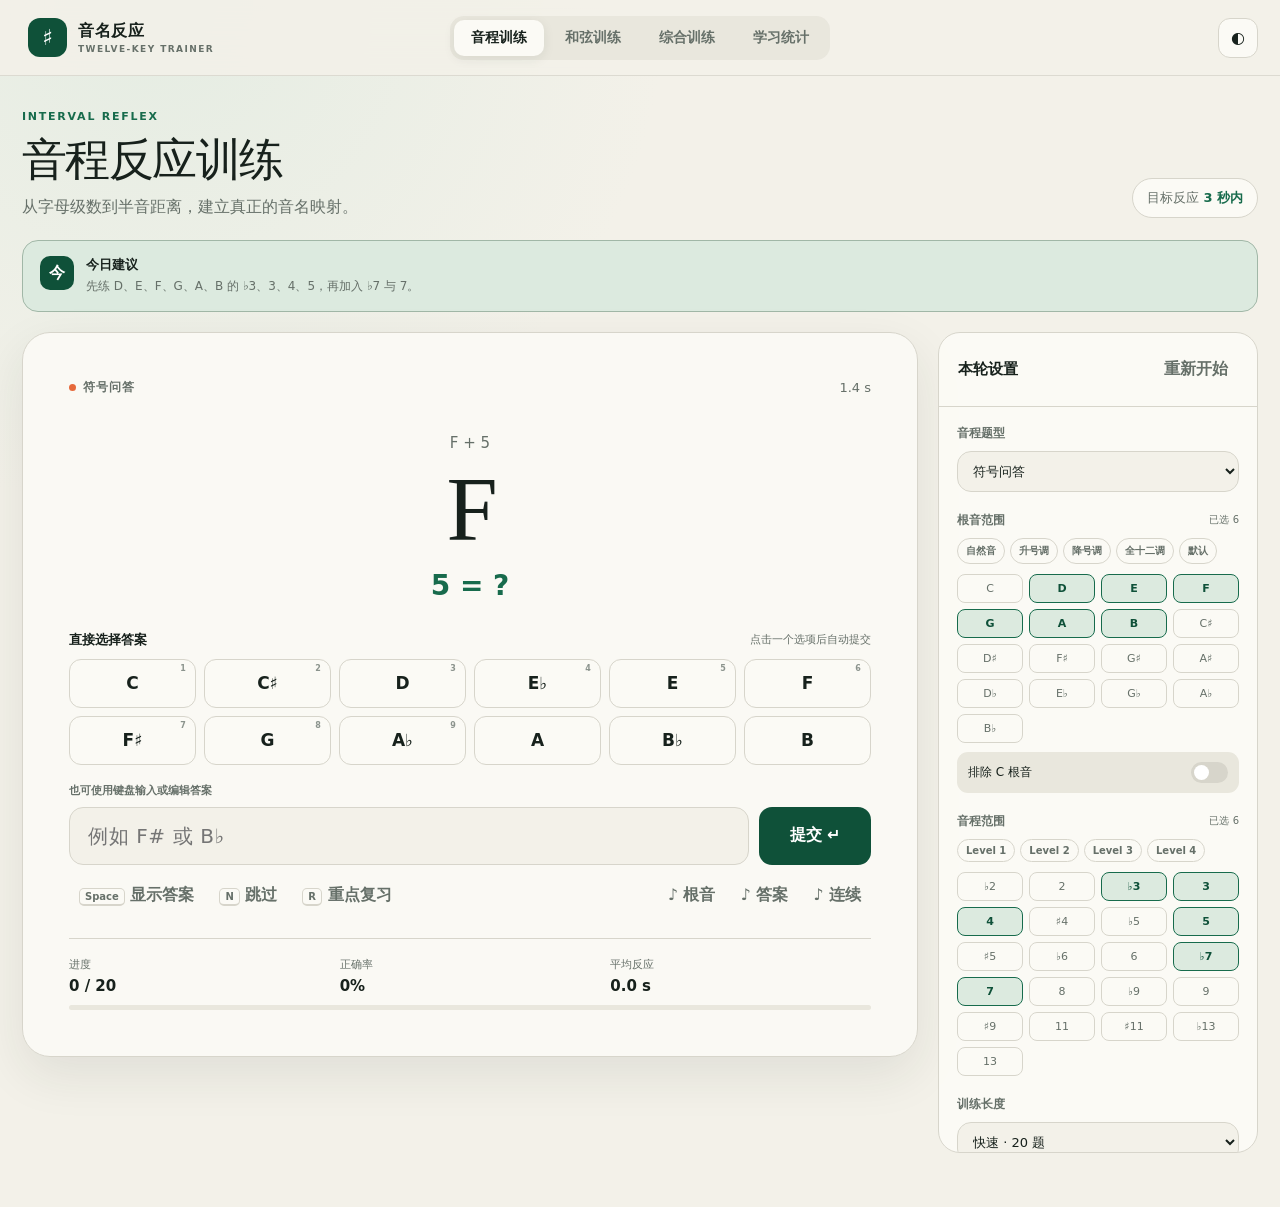
<file: apps/音程记忆训练/index.html>
<!doctype html>
<html lang="zh-CN">
<head>
  <meta charset="utf-8">
  <meta name="viewport" content="width=device-width, initial-scale=1, viewport-fit=cover">
  <meta name="theme-color" content="#18251f">
  <meta name="description" content="离线运行的十二调音程与和弦组成音反应训练器。">
  <title>音名反应 · 十二调训练器</title>
  <link rel="stylesheet" href="styles.css">
</head>
<body>
  <div class="app-shell">
    <header class="topbar">
      <button class="brand" type="button" data-tab="interval" aria-label="返回音程训练">
        <span class="brand-mark" aria-hidden="true">♯</span>
        <span><strong>音名反应</strong><small>TWELVE-KEY TRAINER</small></span>
      </button>
      <nav class="tabs" aria-label="主导航">
        <button class="tab active" type="button" data-tab="interval">音程训练</button>
        <button class="tab" type="button" data-tab="chord">和弦训练</button>
        <button class="tab" type="button" data-tab="mixed">综合训练</button>
        <button class="tab" type="button" data-tab="stats">学习统计</button>
      </nav>
      <button class="icon-button" id="themeToggle" type="button" aria-label="切换深浅色" title="切换深浅色">◐</button>
    </header>

    <main id="app" class="main" tabindex="-1"></main>
  </div>

  <div id="toast" class="toast" role="status" aria-live="polite"></div>
  <input id="importFile" type="file" accept="application/json,.json" hidden>

  <script src="musicTheory.js"></script>
  <script src="storage.js"></script>
  <script src="app.js"></script>
</body>
</html>
</file>
<file: apps/单音训练/style.css>
:root {
  --ink: #17152f;
  --muted: #6f6b82;
  --line: #e8e5ef;
  --paper: #ffffff;
  --canvas: #f5f3f8;
  --primary: #6656d8;
  --primary-dark: #4938b4;
  --primary-soft: #eeeafd;
  --mint: #25a878;
  --mint-soft: #e9f8f2;
  --red: #dd5d69;
  --red-soft: #fff0f1;
  --gold: #e8a02c;
  --shadow: 0 12px 36px rgba(31, 25, 67, .08);
  --radius: 18px;
}

* { box-sizing: border-box; }

html { color-scheme: light; scroll-behavior: smooth; }

body {
  margin: 0;
  min-width: 320px;
  min-height: 100vh;
  color: var(--ink);
  background:
    radial-gradient(circle at 9% 6%, rgba(114, 90, 220, .08), transparent 24rem),
    var(--canvas);
  font-family: Inter, ui-sans-serif, -apple-system, BlinkMacSystemFont, "Segoe UI", "PingFang SC", "Microsoft YaHei", sans-serif;
  -webkit-font-smoothing: antialiased;
}

button, select, input { font: inherit; }
button, select { color: inherit; }
button { cursor: pointer; }
button:disabled { cursor: not-allowed; }

.app-shell { width: min(1180px, calc(100% - 40px)); margin: 0 auto; padding-bottom: 52px; }

.site-header {
  height: 82px;
  display: flex;
  align-items: center;
  justify-content: space-between;
  gap: 28px;
}

.brand { display: flex; align-items: center; gap: 11px; color: inherit; text-decoration: none; white-space: nowrap; }
.brand-mark {
  display: grid; place-items: center;
  width: 40px; height: 40px;
  color: white; background: var(--ink);
  border-radius: 12px; font-size: 22px;
  transform: rotate(-2deg);
}
.brand strong, .brand small { display: block; }
.brand strong { font-size: 17px; letter-spacing: .02em; }
.brand small { margin-top: 2px; color: var(--muted); font-size: 11px; letter-spacing: .12em; }

.tabs { display: flex; align-items: center; gap: 5px; padding: 5px; background: rgba(255,255,255,.7); border: 1px solid rgba(255,255,255,.9); border-radius: 14px; }
.tab { border: 0; border-radius: 10px; padding: 9px 15px; background: transparent; color: var(--muted); font-weight: 650; }
.tab:hover { color: var(--ink); background: #f4f1fa; }
.tab.is-active { color: white; background: var(--ink); box-shadow: 0 5px 14px rgba(23,21,47,.18); }
.badge { display: inline-grid; place-items: center; min-width: 19px; height: 19px; margin-left: 3px; padding: 0 5px; border-radius: 10px; color: inherit; background: rgba(127,120,151,.14); font-size: 11px; }
.tab.is-active .badge { background: rgba(255,255,255,.18); }

.panel { display: none; animation: panel-in .22s ease-out; }
.panel.is-active { display: block; }
@keyframes panel-in { from { opacity: 0; transform: translateY(4px); } }

.interval-model-heading { align-items: center; }
.interval-model-actions { display: flex; flex-wrap: wrap; justify-content: flex-end; gap: 8px; }
.model-resource-link {
  display: inline-flex; align-items: center; justify-content: center; min-height: 38px; padding: 0 14px;
  color: var(--primary-dark); background: white; border: 1px solid #dcd6ed; border-radius: 10px;
  text-decoration: none; font-size: 12px; font-weight: 750;
}
.model-resource-link:hover { border-color: #bdb4dc; background: var(--primary-soft); transform: translateY(-1px); }
.interval-model-card { overflow: hidden; margin-bottom: 22px; }
.interval-model-tip { padding: 12px 16px; color: var(--muted); background: #faf9fc; border-bottom: 1px solid var(--line); font-size: 12px; }
.interval-model-scroll {
  overflow: auto; max-height: 74vh; padding: 14px; background: #f3f2f5;
  scrollbar-color: #b8b2c6 #ebe8ef; overscroll-behavior: contain;
}
.interval-model-scroll:focus-visible { outline: 3px solid rgba(102,86,216,.24); outline-offset: -3px; }
.interval-model-image { display: block; width: 100%; height: auto; margin: 0 auto; background: white; border-radius: 9px; box-shadow: 0 8px 24px rgba(31,25,67,.09); }
.interval-model-card figcaption { padding: 11px 16px 13px; color: var(--muted); border-top: 1px solid var(--line); font-size: 11px; }

.card { background: rgba(255,255,255,.96); border: 1px solid rgba(255,255,255,.9); border-radius: var(--radius); box-shadow: var(--shadow); }

.control-strip {
  display: grid;
  grid-template-columns: 1.15fr .95fr 1.2fr 42px;
  gap: 12px;
  align-items: end;
  padding: 16px;
}

label > span:first-child { display: block; margin: 0 0 7px 3px; color: var(--muted); font-size: 12px; font-weight: 650; }
select {
  width: 100%; height: 42px; padding: 0 34px 0 12px;
  appearance: none;
  background: #f7f5fa url("data:image/svg+xml,%3Csvg xmlns='http://www.w3.org/2000/svg' width='14' height='14' viewBox='0 0 24 24' fill='none' stroke='%236f6b82' stroke-width='2'%3E%3Cpath d='m6 9 6 6 6-6'/%3E%3C/svg%3E") no-repeat right 11px center;
  border: 1px solid #e5e1eb; border-radius: 10px; outline: none;
}
select:hover { border-color: #cbc5db; }
select:focus-visible, button:focus-visible, input:focus-visible { outline: 3px solid rgba(102,86,216,.24); outline-offset: 2px; }

.icon-button { display: grid; place-items: center; width: 42px; height: 42px; border: 0; border-radius: 11px; color: white; background: var(--primary); font-size: 19px; }
.icon-button:hover { background: var(--primary-dark); transform: translateY(-1px); }

.custom-range { display: grid; grid-template-columns: minmax(150px, 220px) auto minmax(150px, 220px) 1fr; align-items: end; gap: 12px; margin-top: 12px; padding: 15px 18px; }
.custom-range.is-hidden { display: none; }
.range-arrow { padding-bottom: 11px; color: var(--muted); }
.field-hint { align-self: center; margin: 15px 0 0 8px; color: var(--red); font-size: 13px; }

.note-picker { margin-top: 12px; padding: 17px 18px 16px; }
.note-picker-head { display: flex; align-items: flex-start; justify-content: space-between; gap: 18px; }
.note-picker-head h2 { margin: 0; font-size: 16px; }
.note-picker-head p { margin: 4px 0 0; color: var(--muted); font-size: 12px; }
.note-picker-head strong { flex: 0 0 auto; color: var(--primary); font-size: 13px; }
.note-presets { display: flex; flex-wrap: wrap; gap: 7px; margin-top: 14px; }
.note-presets button {
  min-height: 30px; padding: 0 12px; border: 1px solid #ded9e7; border-radius: 999px;
  color: var(--muted); background: #faf9fb; font-size: 12px; font-weight: 700;
}
.note-presets button:not(:disabled):hover { color: var(--primary-dark); border-color: #bdb4dc; background: var(--primary-soft); }
.note-presets button.is-active { color: #315f51; border-color: #71b59d; background: #e4f4ee; }
.octave-note-groups { display: grid; gap: 12px; margin-top: 13px; }
.octave-note-group { padding-top: 11px; border-top: 1px solid var(--line); }
.octave-note-head { display: flex; justify-content: space-between; align-items: center; margin-bottom: 8px; }
.octave-note-head strong { font-size: 12px; }
.octave-note-head span { color: var(--muted); font-size: 11px; }
.midi-note-grid { display: grid; grid-template-columns: repeat(6, minmax(0, 1fr)); gap: 8px; }
.midi-note-button {
  min-height: 38px; padding: 0 8px; border: 1px solid #ddd8e4; border-radius: 10px;
  color: var(--muted); background: #fbfafc; font-size: 12px; font-weight: 750;
}
.midi-note-button:not(:disabled):hover { color: var(--ink); border-color: #b9afd4; transform: translateY(-1px); }
.midi-note-button.is-selected { color: #315f51; border-color: #71b59d; background: #e4f4ee; box-shadow: inset 0 0 0 1px rgba(49,95,81,.04); }
.note-picker-hint { margin: 10px 0 0; color: var(--muted); font-size: 12px; }
.note-picker-hint.is-warning { color: var(--red); font-weight: 650; }
.note-picker.is-disabled .octave-note-groups, .note-picker.is-disabled .note-presets { opacity: .62; }

.training-stage { position: relative; overflow: hidden; margin-top: 18px; min-height: 480px; padding: 34px 30px 25px; text-align: center; }
.training-stage::before, .training-stage::after { content: ""; position: absolute; border-radius: 50%; pointer-events: none; }
.training-stage::before { width: 360px; height: 360px; top: -240px; left: -100px; background: rgba(114,90,220,.07); }
.training-stage::after { width: 240px; height: 240px; right: -160px; bottom: -100px; background: rgba(37,168,120,.06); }

.stage-kicker { display: inline-flex; align-items: center; gap: 7px; color: var(--muted); font-size: 12px; font-weight: 750; letter-spacing: .08em; text-transform: uppercase; }
.status-dot { width: 7px; height: 7px; border-radius: 50%; background: var(--primary); box-shadow: 0 0 0 4px var(--primary-soft); }
.note-orb {
  display: grid; place-items: center;
  width: 108px; height: 108px; margin: 22px auto 18px;
  color: var(--primary); background: linear-gradient(145deg, #f5f2ff, #e9e3ff);
  border: 1px solid #ddd5ff; border-radius: 34px;
  box-shadow: 0 18px 32px rgba(102,86,216,.16), inset 0 1px 0 white;
  font-family: Georgia, serif; font-size: 54px;
  transition: transform .16s ease, box-shadow .16s ease, background .2s ease;
}
.note-orb.is-playing { transform: scale(1.045); box-shadow: 0 20px 42px rgba(102,86,216,.25), 0 0 0 10px rgba(102,86,216,.06); }
.note-orb.is-correct { color: var(--mint); background: var(--mint-soft); border-color: #c6efde; }
.note-orb.is-wrong { color: var(--red); background: var(--red-soft); border-color: #f7d1d5; }

.training-stage h1 { margin: 0; font-family: Georgia, "Times New Roman", serif; font-size: clamp(28px, 4vw, 42px); font-weight: 600; letter-spacing: -.025em; }
.training-stage > p { margin: 9px auto 0; color: var(--muted); font-size: 14px; }

.answer-box { display: flex; align-items: baseline; justify-content: center; gap: 12px; height: 32px; margin-top: 12px; }
.answer-box.is-hidden { visibility: hidden; }
.answer-box strong { color: var(--primary); font-family: Georgia, serif; font-size: 25px; }
.answer-box span { color: var(--muted); font-variant-numeric: tabular-nums; font-size: 12px; }

.primary-actions { display: flex; justify-content: center; flex-wrap: wrap; gap: 9px; margin-top: 19px; }
.button { min-height: 43px; padding: 0 17px; border: 1px solid transparent; border-radius: 11px; font-weight: 700; transition: transform .14s ease, background .14s ease, border-color .14s ease, opacity .14s ease; }
.button:not(:disabled):hover { transform: translateY(-1px); }
.button:disabled { opacity: .42; }
.button-primary { color: white; background: var(--primary); box-shadow: 0 8px 18px rgba(102,86,216,.2); }
.button-primary:hover { background: var(--primary-dark); }
.button-secondary { color: var(--ink); background: #f5f2f8; border-color: #e8e3ed; }
.button-secondary:hover { background: #ede8f3; }
.button-ghost { color: var(--muted); background: white; border-color: var(--line); }
.button-ghost:hover { color: var(--ink); border-color: #d0cadb; }

.self-check { width: min(560px, 100%); margin: 23px auto 0; padding-top: 18px; border-top: 1px solid var(--line); }
.self-check p { margin: 0 0 12px; color: var(--muted); font-size: 12px; }
.self-check > div { display: grid; grid-template-columns: 1fr 1fr; gap: 10px; }
.result-button { height: 49px; font-size: 15px; }
.result-button > span { margin-right: 5px; font-size: 20px; vertical-align: -1px; }
.result-button.correct { color: #157d57; background: var(--mint-soft); border-color: #c8ecdd; }
.result-button.correct:hover { background: #dff5ec; }
.result-button.wrong { color: #b43c4a; background: var(--red-soft); border-color: #f6d0d5; }
.result-button.wrong:hover { background: #ffe5e8; }
kbd { display: inline-block; margin-left: 7px; padding: 2px 6px; color: var(--muted); background: rgba(255,255,255,.75); border: 1px solid rgba(100,94,121,.15); border-bottom-width: 2px; border-radius: 5px; font-family: inherit; font-size: 10px; font-weight: 600; }
.training-stage .shortcut-hint { margin-top: 14px; font-size: 11px; }

.session-summary { margin-top: 18px; padding: 22px 25px; }
.summary-heading, .section-title { display: flex; justify-content: space-between; align-items: center; }
.eyebrow { color: var(--primary); font-size: 10px; font-weight: 800; letter-spacing: .16em; }
.summary-heading h2, .section-title h2 { margin: 3px 0 0; font-family: Georgia, serif; font-size: 22px; }
.text-button { padding: 5px; color: var(--muted); background: transparent; border: 0; font-size: 12px; }
.text-button:hover { color: var(--primary); }
.metrics { display: grid; grid-template-columns: repeat(4, 1fr); margin-top: 21px; }
.metrics > div { display: flex; flex-direction: column; align-items: center; gap: 3px; border-right: 1px solid var(--line); }
.metrics > div:last-child { border: 0; }
.metrics strong { font-family: Georgia, serif; font-size: 27px; font-variant-numeric: tabular-nums; }
.metrics span { color: var(--muted); font-size: 12px; }
.progress-track { overflow: hidden; height: 4px; margin-top: 20px; background: #eeeaf3; border-radius: 3px; }
.progress-track span { display: block; width: 0; height: 100%; background: linear-gradient(90deg, var(--primary), #9b87ed); transition: width .25s ease; }

.page-heading { display: flex; align-items: flex-end; justify-content: space-between; gap: 24px; margin: 28px 4px 22px; }
.page-heading h1 { margin: 5px 0 4px; font-family: Georgia, serif; font-size: 38px; }
.page-heading p { margin: 0; color: var(--muted); font-size: 14px; }
.segmented { display: inline-flex; gap: 4px; margin-bottom: 14px; padding: 4px; background: #ebe8f0; border-radius: 11px; }
.segment { padding: 8px 14px; color: var(--muted); background: transparent; border: 0; border-radius: 8px; font-size: 13px; font-weight: 700; }
.segment.is-active { color: var(--ink); background: white; box-shadow: 0 3px 10px rgba(23,21,47,.08); }
.segment span { margin-left: 4px; font-size: 11px; }
.wrong-list { display: grid; gap: 10px; }
.wrong-item { display: grid; grid-template-columns: 80px 1fr auto; gap: 18px; align-items: center; padding: 18px 20px; background: white; border: 1px solid white; border-radius: 15px; box-shadow: 0 7px 24px rgba(31,25,67,.06); }
.wrong-note { font-family: Georgia, serif; font-size: 27px; font-weight: 650; }
.wrong-note small { display: block; margin-top: 2px; color: var(--muted); font-family: inherit; font-size: 10px; font-weight: 500; }
.wrong-meta { display: flex; flex-wrap: wrap; gap: 8px 16px; color: var(--muted); font-size: 12px; }
.wrong-meta strong { color: var(--red); }
.streak { display: inline-flex; gap: 3px; }
.streak i { width: 16px; height: 5px; background: #e4e0e9; border-radius: 5px; }
.streak i.on { background: var(--mint); }
.item-actions { display: flex; gap: 5px; }
.mini-button { padding: 7px 9px; color: var(--muted); background: #f7f5f9; border: 1px solid #ebe7ef; border-radius: 8px; font-size: 11px; font-weight: 700; }
.mini-button:hover { color: var(--primary); border-color: #d9d0f5; }
.mini-button.delete:hover { color: var(--red); border-color: #f3cbd0; }
.empty-state { padding: 65px 20px; text-align: center; color: var(--muted); background: rgba(255,255,255,.75); border: 1px dashed #dcd7e5; border-radius: var(--radius); }
.empty-state strong { display: block; margin: 8px 0 4px; color: var(--ink); font-family: Georgia, serif; font-size: 23px; }
.empty-icon { font-size: 38px; color: #b4acc8; }

.stats-grid { display: grid; grid-template-columns: .9fr 1.1fr; gap: 18px; }
.stat-hero { display: flex; align-items: center; gap: 30px; padding: 30px; }
.donut { display: grid; place-items: center; flex: 0 0 160px; width: 160px; height: 160px; border-radius: 50%; background: conic-gradient(var(--primary) 0%, #e9e5ef 0); }
.donut::before { content: ""; grid-area: 1/1; width: 120px; height: 120px; background: white; border-radius: 50%; }
.donut > div { z-index: 1; grid-area: 1/1; text-align: center; }
.donut strong, .donut span { display: block; }
.donut strong { font-family: Georgia, serif; font-size: 29px; }
.donut span { margin-top: 2px; color: var(--muted); font-size: 10px; }
.total-metrics { flex: 1; }
.total-metrics > div { display: flex; justify-content: space-between; align-items: baseline; padding: 10px 0; border-bottom: 1px solid var(--line); }
.total-metrics > div:last-child { border: 0; }
.total-metrics span { color: var(--muted); font-size: 12px; }
.total-metrics strong { font-family: Georgia, serif; font-size: 22px; }
.difficult-card, .note-table-card { padding: 24px; }
.difficult-list { display: grid; gap: 12px; margin-top: 21px; }
.difficulty-row { display: grid; grid-template-columns: 27px 58px 1fr auto; align-items: center; gap: 9px; }
.difficulty-row .rank { display: grid; place-items: center; width: 24px; height: 24px; color: var(--muted); background: #f0edf4; border-radius: 8px; font-size: 10px; font-weight: 800; }
.difficulty-row .note { font-family: Georgia, serif; font-size: 18px; }
.difficulty-bar { overflow: hidden; height: 7px; background: #f0edf3; border-radius: 5px; }
.difficulty-bar i { display: block; height: 100%; background: linear-gradient(90deg, var(--red), #ef9a84); border-radius: inherit; }
.difficulty-row .count { color: var(--muted); font-size: 11px; }
.note-table-card { margin-top: 18px; }
.table-wrap { overflow-x: auto; margin-top: 18px; }
table { width: 100%; border-collapse: collapse; text-align: left; }
th { padding: 10px 12px; color: var(--muted); border-bottom: 1px solid var(--line); font-size: 11px; letter-spacing: .04em; }
td { padding: 13px 12px; border-bottom: 1px solid #f0edf3; font-size: 13px; font-variant-numeric: tabular-nums; }
td:first-child { font-family: Georgia, serif; font-size: 17px; }
tbody tr:last-child td { border-bottom: 0; }
.table-empty { padding: 42px; color: var(--muted); text-align: center; font-family: inherit !important; font-size: 13px !important; }

.settings-grid { display: grid; grid-template-columns: 1fr 1fr; gap: 18px; }
.settings-card { padding: 25px; }
.setting-row { display: flex; align-items: center; justify-content: space-between; gap: 20px; padding: 18px 0; border-bottom: 1px solid var(--line); }
.setting-row:last-child { border: 0; padding-bottom: 0; }
.setting-row > span:first-child { margin: 0; }
.setting-row strong, .setting-row small { display: block; }
.setting-row strong { color: var(--ink); font-size: 14px; }
.setting-row small { margin-top: 3px; color: var(--muted); font-weight: 400; }
.setting-row select { width: 125px; }
.range-control { display: flex; align-items: center; gap: 10px; }
input[type="range"] { width: 130px; accent-color: var(--primary); }
output { width: 38px; color: var(--muted); font-size: 12px; font-variant-numeric: tabular-nums; }
.switch { position: relative; appearance: none; width: 44px; height: 24px; flex: 0 0 auto; background: #d8d4df; border-radius: 20px; transition: background .2s; }
.switch::after { content: ""; position: absolute; top: 3px; left: 3px; width: 18px; height: 18px; background: white; border-radius: 50%; box-shadow: 0 2px 5px rgba(0,0,0,.15); transition: transform .2s; }
.switch:checked { background: var(--primary); }
.switch:checked::after { transform: translateX(20px); }
.data-actions { display: grid; grid-template-columns: 1fr 1fr; gap: 10px; margin-top: 22px; }
.data-actions .danger-outline { grid-column: 1 / -1; color: var(--red); background: white; border-color: #f1c8ce; }
.danger-outline:hover { background: var(--red-soft); }
.data-note { margin: 15px 0 0; color: var(--muted); font-size: 11px; line-height: 1.7; }
.about-card { display: flex; align-items: center; gap: 18px; margin-top: 18px; padding: 22px 26px; }
.about-icon { display: grid; place-items: center; width: 48px; height: 48px; flex: 0 0 auto; color: var(--primary); background: var(--primary-soft); border-radius: 14px; font-size: 23px; }
.about-card h2 { margin: 0 0 5px; font-family: Georgia, serif; font-size: 19px; }
.about-card p { margin: 0; color: var(--muted); font-size: 12px; line-height: 1.65; }

.toast { position: fixed; z-index: 20; left: 50%; bottom: 28px; padding: 11px 17px; color: white; background: rgba(23,21,47,.94); border-radius: 10px; box-shadow: 0 10px 30px rgba(0,0,0,.18); font-size: 13px; transform: translate(-50%, 24px); opacity: 0; pointer-events: none; transition: .2s ease; }
.toast.show { opacity: 1; transform: translate(-50%, 0); }
.feedback { position: fixed; z-index: 15; inset: 0; display: grid; place-items: center; color: var(--mint); font-size: 100px; font-weight: 250; opacity: 0; pointer-events: none; }
.feedback.show { animation: feedback-pop .55s ease-out; }
.feedback.wrong { color: var(--red); }
@keyframes feedback-pop { 0% { opacity: 0; transform: scale(.75); } 25% { opacity: .82; } 100% { opacity: 0; transform: scale(1.2); } }

@media (max-width: 820px) {
  .app-shell { width: min(100% - 24px, 720px); }
  .site-header { height: auto; padding: 17px 0 14px; flex-direction: column; align-items: stretch; gap: 12px; }
  .brand { justify-content: center; }
  .tabs { justify-content: center; overflow-x: auto; }
  .tab { flex: 1; padding: 9px 10px; }
  .control-strip { grid-template-columns: 1fr 1fr; }
  .control-strip .icon-button { width: 100%; }
  .custom-range { grid-template-columns: 1fr auto 1fr; }
  .field-hint { grid-column: 1 / -1; margin: 0; }
  .midi-note-grid { grid-template-columns: repeat(4, minmax(0, 1fr)); }
  .stats-grid, .settings-grid { grid-template-columns: 1fr; }
  .interval-model-image { width: 960px; max-width: none; }
}

@media (max-width: 560px) {
  .app-shell { width: min(100% - 18px, 520px); padding-bottom: 30px; }
  .brand-mark { width: 36px; height: 36px; }
  .brand strong { font-size: 15px; }
  .tabs { justify-content: flex-start; }
  .tab { min-width: max-content; font-size: 12px; }
  .control-strip { grid-template-columns: 1fr 1fr; padding: 12px; gap: 10px; }
  label > span:first-child { font-size: 11px; }
  select { font-size: 12px; }
  .note-picker { padding: 15px 13px; }
  .note-picker-head { align-items: flex-start; }
  .note-picker-head p { max-width: 260px; }
  .midi-note-grid { gap: 7px; }
  .midi-note-button { min-height: 36px; padding: 0 5px; font-size: 11px; }
  .training-stage { min-height: 0; padding: 27px 15px 20px; }
  .note-orb { width: 92px; height: 92px; border-radius: 29px; font-size: 46px; }
  .training-stage h1 { font-size: 29px; }
  .training-stage > p { max-width: 310px; line-height: 1.6; }
  .primary-actions { display: grid; grid-template-columns: 1fr 1fr; }
  .button { padding: 0 11px; font-size: 12px; }
  .result-button { font-size: 13px; }
  .shortcut-hint { display: none; }
  .session-summary { padding: 18px 14px; }
  .metrics strong { font-size: 23px; }
  .page-heading { align-items: stretch; flex-direction: column; margin-top: 22px; }
  .interval-model-actions { justify-content: flex-start; }
  .model-resource-link { flex: 1; }
  .interval-model-scroll { max-height: 68vh; padding: 9px; }
  .page-heading h1 { font-size: 33px; }
  .wrong-item { grid-template-columns: 62px 1fr; gap: 11px; padding: 16px 13px; }
  .item-actions { grid-column: 1 / -1; justify-content: flex-end; border-top: 1px solid var(--line); padding-top: 10px; }
  .stat-hero { gap: 18px; padding: 20px 16px; }
  .donut { flex-basis: 125px; width: 125px; height: 125px; }
  .donut::before { width: 94px; height: 94px; }
  .donut strong { font-size: 24px; }
  .difficult-card, .note-table-card, .settings-card { padding: 19px 15px; }
  .difficulty-row { grid-template-columns: 24px 48px 1fr auto; }
  .setting-row { align-items: flex-start; }
  .range-setting { flex-direction: column; }
  .range-control, input[type="range"] { width: 100%; }
  .data-actions { grid-template-columns: 1fr; }
  .data-actions .danger-outline { grid-column: auto; }
  .about-card { align-items: flex-start; padding: 19px; }
}

@media (prefers-reduced-motion: reduce) {
  *, *::before, *::after { scroll-behavior: auto !important; animation-duration: .01ms !important; transition-duration: .01ms !important; }
}
</file>
<file: apps/和弦琶音练习器/styles.css>
:root{--bg:#0b0f14;--panel:#111821;--card:#151e28;--line:#27323e;--text:#eef3f7;--muted:#8d9aa8;--accent:#67e8b6;--accent2:#63a7ff;--danger:#ff6f78;--shadow:0 14px 40px #0005;--radius:15px}
html[data-theme="light"]{--bg:#edf1f4;--panel:#f8fafb;--card:#fff;--line:#d4dce3;--text:#17202a;--muted:#66717d;--accent:#087f63;--accent2:#176ed3;--shadow:0 12px 30px #2431421a}
*{box-sizing:border-box}html,body{margin:0;min-height:100%;background:var(--bg);color:var(--text);font-family:-apple-system,BlinkMacSystemFont,"Segoe UI","PingFang SC","Microsoft YaHei",Arial,sans-serif}body{padding-bottom:84px}button,input,select{font:inherit}button,select,input{color:var(--text)}button{cursor:pointer;background:#1c2732;border:1px solid var(--line);border-radius:8px;padding:9px 12px}button:hover{border-color:var(--accent);transform:translateY(-1px)}button:focus-visible,input:focus-visible,select:focus-visible{outline:2px solid var(--accent);outline-offset:2px}.topbar{height:58px;position:sticky;top:0;z-index:20;display:flex;align-items:center;justify-content:space-between;padding:0 18px;background:color-mix(in srgb,var(--panel) 94%,transparent);border-bottom:1px solid var(--line);backdrop-filter:blur(18px)}.topbar>div{display:flex;align-items:center;gap:10px}.topbar small,.top-meta{color:var(--muted);font-size:12px}.brand-mark{width:28px;height:28px;display:grid;place-items:center;border-radius:9px;background:var(--accent);color:#06251c;font-weight:900}.icon-btn{padding:6px 9px;min-width:34px}.app-shell{display:grid;grid-template-columns:330px minmax(0,1fr);min-height:calc(100vh - 58px)}.controls{background:var(--panel);border-right:1px solid var(--line);padding:13px;overflow:auto;max-height:calc(100vh - 142px);position:sticky;top:58px}.controls section{border-bottom:1px solid var(--line);padding:4px 4px 16px;margin-bottom:12px}.controls h2{font-size:12px;color:var(--accent);letter-spacing:.12em;text-transform:uppercase}.controls label{display:grid;gap:5px;color:var(--muted);font-size:12px;margin:8px 0}.controls input,.controls select{min-width:0;width:100%;background:var(--bg);border:1px solid var(--line);border-radius:7px;padding:8px}.two-col{display:grid;grid-template-columns:1fr 1fr;gap:8px}.chips,.toggle-row{display:flex;flex-wrap:wrap;gap:5px}.chips button{font-size:10px;padding:5px 7px}.toggle-row label{display:flex;align-items:center;gap:5px}.toggle-row input{width:auto}.bpm-row{display:grid;grid-template-columns:auto 1fr auto auto;align-items:end;gap:5px}.small{font-size:11px;padding:7px 8px}.button-grid{display:grid;grid-template-columns:repeat(4,1fr);gap:5px}.danger{color:var(--danger)}.stage{padding:20px;min-width:0}.notice{padding:10px 13px;border:1px solid color-mix(in srgb,var(--accent) 40%,var(--line));background:color-mix(in srgb,var(--accent) 8%,var(--card));border-radius:10px;color:var(--accent);font-size:12px;margin-bottom:12px}.notice.warning{color:#ffc768;border-color:#ffc76866}.notice.error{color:var(--danger);border-color:#ff6f7866}.hero-card,.display-card,.now-card{background:linear-gradient(145deg,color-mix(in srgb,var(--card) 96%,white 4%),var(--card));border:1px solid var(--line);box-shadow:var(--shadow);border-radius:var(--radius)}.hero-card{display:flex;justify-content:space-between;align-items:center;padding:16px 22px;margin-bottom:14px}.hero-card h1{font-size:38px;line-height:1;margin:5px 0}.hero-card p{margin:0;color:var(--muted)}.hero-card small,.now-card small{color:var(--muted);text-transform:uppercase;letter-spacing:.08em}.hero-stats{display:flex;gap:28px;text-align:right}.hero-stats div{display:grid;gap:5px}.display-card{padding:15px;margin-bottom:14px;overflow:hidden}.card-head{display:flex;align-items:center;justify-content:space-between;margin-bottom:5px}.card-head h2{font-size:16px;margin:2px 0}.eyebrow{color:var(--accent);font-size:9px;letter-spacing:.16em}.legend{display:flex;gap:14px;color:var(--muted);font-size:11px}.dot{display:inline-block;width:8px;height:8px;border-radius:50%;margin-right:4px}.dot.current{background:var(--accent)}.dot.next{border:2px solid var(--accent2)}#tabCanvas,#fretboardCanvas{display:block;width:100%;height:auto;min-height:220px}.timeline-strip{display:grid;grid-template-columns:80px 1fr 70px;gap:10px;align-items:center;color:var(--muted);font-size:11px}.progress{height:4px;background:var(--line);border-radius:5px;overflow:hidden}.progress i{display:block;width:0;height:100%;background:var(--accent);transition:width .08s linear}.now-grid{display:grid;grid-template-columns:repeat(4,1fr);gap:10px;margin-bottom:14px}.now-card{padding:14px;display:grid;gap:5px}.now-card strong{font-size:18px}.now-card span{font-size:11px;color:var(--muted)}.now-card.accent{border-color:color-mix(in srgb,var(--accent) 60%,var(--line))}.beat-pulse.active{animation:pulse .24s ease-out}.canvas-scroll{overflow-x:auto}.note-editor{display:flex;align-items:end;gap:7px;flex-wrap:wrap;padding:10px;border:1px solid var(--accent2);border-radius:10px;background:var(--panel)}.note-editor label{display:grid;font-size:10px;color:var(--muted);gap:3px}.note-editor input,.note-editor select{width:70px;background:var(--bg);border:1px solid var(--line);border-radius:5px;padding:5px}.transport{position:fixed;z-index:30;left:0;right:0;bottom:0;min-height:72px;display:flex;align-items:center;justify-content:center;gap:7px;padding:10px 18px;background:color-mix(in srgb,var(--panel) 96%,transparent);border-top:1px solid var(--line);box-shadow:0 -15px 40px #0004;backdrop-filter:blur(18px)}.transport .generate{background:var(--accent);color:#05271d;border-color:transparent;font-weight:800}.transport .play{background:var(--accent2);color:white;min-width:92px}.transport-readout{display:grid;min-width:150px;margin-left:10px}.transport-readout small{color:var(--muted)}dialog{max-width:520px;background:var(--card);color:var(--text);border:1px solid var(--line);border-radius:var(--radius);box-shadow:var(--shadow)}dialog::backdrop{background:#0009;backdrop-filter:blur(4px)}.dialog-close{float:right}.hidden{display:none!important}body.focus .controls,body.focus .top-meta{display:none}.focus .app-shell{grid-template-columns:1fr}.view-tab #fretboardSection{display:none}.view-fretboard #tabSection{display:none}.view-fretboard .now-grid{margin-top:12px}.dirty{box-shadow:inset 3px 0 #ffc768}
button{background:color-mix(in srgb,var(--card) 78%,var(--line))}.degree-grid{display:grid;grid-template-columns:repeat(6,1fr);gap:4px}.degree-grid label{display:flex;align-items:center;gap:2px;margin:0;padding:5px 2px;border:1px solid var(--line);border-radius:5px}.degree-grid input{width:auto}.custom-chord-box{padding:8px;border:1px solid var(--line);border-radius:8px}
@keyframes pulse{0%{box-shadow:0 0 0 0 color-mix(in srgb,var(--accent) 60%,transparent)}100%{box-shadow:0 0 0 12px transparent}}
@media(max-width:1000px){.app-shell{grid-template-columns:1fr}.controls{position:fixed;left:0;top:58px;bottom:72px;width:min(340px,88vw);z-index:25;transform:translateX(-105%);transition:transform .2s;box-shadow:var(--shadow)}body.panel-open .controls{transform:none}.top-meta{display:none}.now-grid{grid-template-columns:1fr 1fr}.stage{padding:12px}.transport{overflow-x:auto;justify-content:flex-start}.hero-stats{display:none}}
@media(max-width:600px){.topbar small{display:none}.hero-card{padding:14px}.hero-card h1{font-size:28px}.now-grid{grid-template-columns:1fr 1fr}.transport-readout{display:none}.button-grid{grid-template-columns:repeat(2,1fr)}}
@media(prefers-reduced-motion:reduce){*{animation:none!important;transition:none!important}}
</file>
<file: apps/视唱练耳基础/styles.css>
:root {
  --bg:#0d1117; --panel:#141a22; --panel-2:#19212c; --panel-3:#202a36;
  --ink:#f4f1e8; --muted:#8f9ba9; --line:#293441; --accent:#ff6b4a;
  --accent-2:#ffc857; --teal:#45c4b0; --green:#65d188; --red:#ff6f73;
  --blue:#6ca8ff; --shadow:0 20px 60px rgba(0,0,0,.24); --radius:18px;
  --sidebar:238px;
}
[data-theme="light"] {
  --bg:#f0eee8; --panel:#fffdf8; --panel-2:#f7f3eb; --panel-3:#ece8df;
  --ink:#1b232b; --muted:#6e7780; --line:#ddd8ce; --accent:#e75637;
  --accent-2:#c98e16; --teal:#177f73; --green:#238b53; --red:#c84149;
  --blue:#356fbd; --shadow:0 18px 50px rgba(53,45,34,.08);
}
*{box-sizing:border-box}
html{color-scheme:dark;scroll-behavior:smooth}
html[data-theme="light"]{color-scheme:light}
body{margin:0;min-width:320px;background:var(--bg);color:var(--ink);font-family:Inter,"Segoe UI","Noto Sans SC",system-ui,sans-serif;line-height:1.5}
button,input,select,textarea{font:inherit;color:inherit}
button{cursor:pointer}
button:focus-visible,input:focus-visible,select:focus-visible,textarea:focus-visible{outline:3px solid color-mix(in srgb,var(--accent) 45%,transparent);outline-offset:2px}
.app-shell{min-height:100vh;display:grid;grid-template-columns:var(--sidebar) minmax(0,1fr)}
.sidebar{height:100vh;position:sticky;top:0;padding:25px 16px 18px;border-right:1px solid var(--line);background:color-mix(in srgb,var(--panel) 94%,transparent);display:flex;flex-direction:column;z-index:30}
.brand{display:flex;align-items:center;gap:12px;padding:0 10px 28px}
.brand-mark{width:39px;height:39px;border-radius:12px;background:var(--accent);display:flex;align-items:flex-end;justify-content:center;gap:3px;padding:9px 8px;box-shadow:0 8px 20px color-mix(in srgb,var(--accent) 25%,transparent);transform:rotate(-2deg)}
.brand-mark span{width:4px;border-radius:4px;background:white}.brand-mark span:nth-child(1){height:12px}.brand-mark span:nth-child(2){height:22px}.brand-mark span:nth-child(3){height:16px}
.brand strong{display:block;font-size:19px;letter-spacing:.12em}.brand small{display:block;font-size:8px;letter-spacing:.12em;color:var(--muted);margin-top:1px}
.nav{display:grid;gap:5px}.nav-item{border:0;width:100%;display:flex;align-items:center;gap:11px;padding:11px 13px;border-radius:11px;background:transparent;color:var(--muted);font-size:13px;text-align:left;transition:.18s ease}
.nav-item:hover{background:var(--panel-2);color:var(--ink)}.nav-item.active{background:color-mix(in srgb,var(--accent) 15%,var(--panel));color:var(--ink);font-weight:700}.nav-item.active .nav-icon{color:var(--accent)}
.nav-icon{width:22px;text-align:center;font-size:16px;font-weight:800}.sidebar-foot{margin-top:auto;display:grid;gap:5px}.local-badge{display:flex;gap:9px;align-items:center;margin:15px 8px 0;padding:12px;border-top:1px solid var(--line);color:var(--muted);font-size:11px}.local-badge i{width:7px;height:7px;border-radius:50%;background:var(--green);box-shadow:0 0 0 4px color-mix(in srgb,var(--green) 15%,transparent)}.local-badge small{font-size:9px}
.main-column{min-width:0}.topbar{height:72px;padding:0 clamp(18px,3.5vw,48px);border-bottom:1px solid var(--line);display:flex;align-items:center;justify-content:space-between;position:sticky;top:0;background:color-mix(in srgb,var(--bg) 84%,transparent);backdrop-filter:blur(18px);z-index:20}.breadcrumb{display:flex;align-items:center;gap:12px}.breadcrumb span{font-size:9px;letter-spacing:.18em;color:var(--accent);font-weight:800}.breadcrumb strong{font-size:14px}.top-actions{display:flex;align-items:center;gap:10px}.streak-pill{height:36px;border:1px solid var(--line);border-radius:99px;padding:0 12px;display:flex;align-items:center;gap:5px;color:var(--muted);font-size:10px}.streak-pill b{font-size:16px;color:var(--accent-2)}.icon-button,.mobile-menu{width:36px;height:36px;border:1px solid var(--line);border-radius:50%;background:var(--panel);display:grid;place-items:center}.mobile-menu{display:none;border-radius:10px}
main{max-width:1400px;margin:0 auto;padding:clamp(24px,4vw,54px)}
.page-head{display:flex;align-items:flex-end;justify-content:space-between;gap:24px;margin-bottom:26px}.page-head h1{font-size:clamp(30px,4vw,52px);letter-spacing:-.055em;margin:0;line-height:1.05}.page-head p{color:var(--muted);margin:8px 0 0;max-width:650px}.eyebrow{color:var(--accent);font-size:10px;font-weight:850;letter-spacing:.2em;text-transform:uppercase;margin-bottom:9px}.date-line{color:var(--muted);font-size:12px}.card{background:var(--panel);border:1px solid var(--line);border-radius:var(--radius);box-shadow:var(--shadow)}
.hero{display:grid;grid-template-columns:minmax(0,1.35fr) minmax(280px,.65fr);overflow:hidden;margin-bottom:18px}.hero-copy{padding:clamp(28px,5vw,58px);position:relative}.hero-copy:after{content:"";position:absolute;width:260px;height:260px;border-radius:50%;background:color-mix(in srgb,var(--accent) 11%,transparent);filter:blur(2px);right:-100px;bottom:-160px}.hero h1{font-size:clamp(38px,6vw,72px);max-width:720px;letter-spacing:-.065em;line-height:.98;margin:12px 0 22px}.hero h1 em{font-style:normal;color:var(--accent)}.hero p{color:var(--muted);font-size:15px;max-width:580px}.pathline{display:flex;align-items:center;gap:9px;flex-wrap:wrap;margin-top:24px;color:var(--muted);font-size:11px}.pathline b{color:var(--ink)}
.today-meter{background:var(--panel-2);padding:32px;display:flex;flex-direction:column;justify-content:space-between}.meter-ring{--p:0;width:150px;height:150px;border-radius:50%;margin:0 auto;display:grid;place-items:center;background:conic-gradient(var(--accent) calc(var(--p)*1%),var(--panel-3) 0);position:relative}.meter-ring:before{content:"";position:absolute;inset:10px;border-radius:inherit;background:var(--panel-2)}.meter-ring div{position:relative;text-align:center}.meter-ring b{display:block;font-size:36px;letter-spacing:-.06em}.meter-ring span{font-size:10px;color:var(--muted)}.meter-caption{text-align:center;margin-top:16px}.meter-caption strong{display:block}.meter-caption span{font-size:11px;color:var(--muted)}
.btn{border:1px solid var(--line);background:var(--panel-2);min-height:42px;padding:0 16px;border-radius:11px;font-weight:750;font-size:12px;display:inline-flex;align-items:center;justify-content:center;gap:8px;transition:.16s}.btn:hover{transform:translateY(-1px);border-color:color-mix(in srgb,var(--accent) 60%,var(--line))}.btn-primary{background:var(--accent);border-color:var(--accent);color:white;box-shadow:0 8px 22px color-mix(in srgb,var(--accent) 20%,transparent)}.btn-large{min-height:50px;padding:0 24px;font-size:13px}.btn-ghost{background:transparent}.btn-danger{color:var(--red)}.btn[disabled]{opacity:.45;cursor:not-allowed;transform:none}
.section-title{display:flex;align-items:center;justify-content:space-between;margin:29px 0 12px}.section-title h2{font-size:16px;margin:0}.section-title span{font-size:11px;color:var(--muted)}
.training-list{display:grid;grid-template-columns:repeat(3,1fr);gap:10px}.training-step{padding:18px;min-height:132px;position:relative;overflow:hidden;transition:.16s}.training-step:hover{transform:translateY(-2px);border-color:color-mix(in srgb,var(--step-color,var(--accent)) 45%,var(--line))}.step-top{display:flex;align-items:flex-start;justify-content:space-between}.step-number{font-size:10px;font-weight:850;letter-spacing:.12em;color:var(--step-color,var(--accent))}.step-time{font-size:10px;color:var(--muted)}.training-step h3{margin:19px 0 3px;font-size:18px}.training-step p{font-size:11px;color:var(--muted);margin:0}.training-step.done:after{content:"✓";position:absolute;right:16px;bottom:10px;font-size:28px;color:var(--green);font-weight:800}.training-step.current{background:color-mix(in srgb,var(--step-color,var(--accent)) 9%,var(--panel))}
.principle{margin-top:18px;padding:18px 22px;display:flex;justify-content:space-between;align-items:center;gap:20px}.principle-flow{display:flex;align-items:center;gap:10px;flex-wrap:wrap;font-size:12px}.principle-flow i{color:var(--muted);font-style:normal}.principle small{color:var(--muted)}
.trainer-layout{display:grid;grid-template-columns:minmax(0,1fr) 286px;gap:14px}.stage{min-height:530px;padding:clamp(24px,4vw,48px);display:flex;flex-direction:column;align-items:center;text-align:center;position:relative;overflow:hidden}.stage:before{content:"";position:absolute;width:340px;height:340px;border:1px solid var(--line);border-radius:50%;top:65px;opacity:.35}.stage-kicker{font-size:10px;letter-spacing:.17em;color:var(--muted);font-weight:800;position:relative}.stage h2{font-size:clamp(25px,4vw,44px);margin:14px 0 7px;letter-spacing:-.04em;position:relative}.stage-note{color:var(--muted);font-size:12px;position:relative;min-height:22px}.play-orb{width:120px;height:120px;border-radius:50%;margin:36px 0 26px;border:1px solid color-mix(in srgb,var(--accent) 45%,var(--line));background:radial-gradient(circle at 40% 32%,color-mix(in srgb,var(--accent) 30%,var(--panel)),var(--panel-2));display:grid;place-items:center;position:relative;box-shadow:0 0 0 12px color-mix(in srgb,var(--accent) 5%,transparent),0 0 0 28px color-mix(in srgb,var(--accent) 3%,transparent)}.play-orb:after{content:"▶";font-size:25px;color:var(--accent);margin-left:4px}.play-orb.playing:after{content:"≋";font-size:37px;margin:0;animation:pulse .65s infinite alternate}.answer-zone{width:min(620px,100%);position:relative}.choices{display:flex;justify-content:center;flex-wrap:wrap;gap:8px}.choice{min-width:48px;height:46px;padding:0 13px;border:1px solid var(--line);border-radius:11px;background:var(--panel-2);font-weight:750}.choice:hover{border-color:var(--accent)}.choice.correct{background:color-mix(in srgb,var(--green) 17%,var(--panel));border-color:var(--green);color:var(--green)}.choice.wrong{background:color-mix(in srgb,var(--red) 13%,var(--panel));border-color:var(--red);color:var(--red)}
.feedback{min-height:46px;margin-top:17px;font-size:12px;color:var(--muted)}.feedback strong{display:block;font-size:14px;color:var(--ink)}.feedback.good strong{color:var(--green)}.feedback.bad strong{color:var(--red)}
.trainer-actions{display:flex;gap:8px;justify-content:center;margin-top:auto;padding-top:22px;position:relative}
.control-panel{padding:22px;height:max-content}.control-panel h3{font-size:13px;margin:0 0 20px}.field{margin-bottom:17px}.field label,.field-label{display:block;color:var(--muted);font-size:10px;font-weight:750;margin-bottom:7px}.select,.input,.range{width:100%}.select,.input{height:40px;border:1px solid var(--line);border-radius:10px;background:var(--panel-2);padding:0 11px}.range{accent-color:var(--accent)}.range-row{display:flex;justify-content:space-between;color:var(--muted);font-size:10px;margin-top:5px}.segmented{display:grid;grid-template-columns:repeat(var(--cols,2),1fr);gap:3px;padding:3px;background:var(--panel-2);border-radius:10px}.segmented button{min-height:34px;border:0;border-radius:8px;background:transparent;color:var(--muted);font-size:10px}.segmented button.active{background:var(--panel-3);color:var(--ink);font-weight:750}.check-grid{display:grid;grid-template-columns:repeat(4,1fr);gap:6px}.check-chip{position:relative}.check-chip input{position:absolute;opacity:0;pointer-events:none}.check-chip span{height:34px;border:1px solid var(--line);border-radius:8px;display:grid;place-items:center;font-size:10px;color:var(--muted)}.check-chip input:checked+span{border-color:var(--accent);background:color-mix(in srgb,var(--accent) 12%,var(--panel));color:var(--ink)}.preset-row{display:flex;flex-wrap:wrap;gap:5px}.preset{border:1px solid var(--line);border-radius:99px;background:transparent;padding:5px 9px;font-size:9px;color:var(--muted)}.preset:hover{color:var(--ink);border-color:var(--accent)}.divider{height:1px;background:var(--line);margin:20px 0}.session-mini{display:grid;grid-template-columns:repeat(3,1fr);gap:6px;text-align:center}.session-mini div{background:var(--panel-2);border-radius:9px;padding:9px 3px}.session-mini b{display:block;font-size:14px}.session-mini span{font-size:8px;color:var(--muted)}
.keyboard{display:flex;justify-content:center;height:115px;margin:15px auto 0;max-width:520px}.key{width:48px;border:1px solid #c8c1b4;background:#f5f1e8;color:#19212c;border-radius:0 0 7px 7px;margin-left:-1px;display:flex;align-items:flex-end;justify-content:center;padding-bottom:9px;font-size:10px}.key.black{width:30px;height:70px;background:#202630;color:#fff;margin:0 -15px;z-index:2;border-radius:0 0 5px 5px;padding-bottom:7px}.key:hover{background:var(--accent);color:white}
.fret-wrap{width:100%;overflow-x:auto;margin:16px 0}.fretboard{min-width:670px;display:grid;grid-template-columns:42px repeat(12,minmax(42px,1fr));grid-template-rows:repeat(6,38px);background:linear-gradient(90deg,#6d4d32,#a3764e 52%,#6a4a31);border-radius:10px;padding:7px 8px;box-shadow:inset 0 0 25px rgba(0,0,0,.35)}.fret-cell{position:relative;border-right:2px solid rgba(235,225,201,.65);border-bottom:1px solid rgba(230,230,225,.55);display:grid;place-items:center;color:white;background:transparent}.fret-cell:first-child{border-right:5px solid #eee3c9}.fret-cell button{width:25px;height:25px;border-radius:50%;border:0;background:transparent;color:transparent}.fret-cell button:hover{background:rgba(255,255,255,.22);color:white}.fret-cell button.selected{background:var(--accent);color:white;font-size:9px}.fret-cell button.correct{background:var(--green);color:white;font-size:9px}.string-name{font-size:9px;color:#fff}
.sequence-input{display:flex;gap:8px;justify-content:center;flex-wrap:wrap;margin-top:15px}.sequence-token{min-width:42px;height:42px;border-radius:9px;border:1px solid var(--line);background:var(--panel-2);display:grid;place-items:center}.sequence-preview{display:flex;gap:9px;justify-content:center;min-height:44px;margin:12px 0}.sequence-preview span{font-size:24px;font-weight:800;color:var(--accent-2)}
.stats-overview{display:grid;grid-template-columns:repeat(4,1fr);gap:10px;margin-bottom:16px}.stat-card{padding:20px}.stat-card span{font-size:10px;color:var(--muted)}.stat-card b{display:block;font-size:28px;margin:7px 0 -2px;letter-spacing:-.04em}.ability-grid{display:grid;grid-template-columns:1fr 1fr;gap:10px}.ability{padding:16px 18px}.ability-head{display:flex;justify-content:space-between;font-size:11px;margin-bottom:9px}.ability-head b{color:var(--accent-2)}.bar{height:6px;background:var(--panel-3);border-radius:99px;overflow:hidden}.bar i{display:block;height:100%;border-radius:inherit;background:linear-gradient(90deg,var(--accent),var(--accent-2))}.history-list{display:grid;gap:7px}.history-row{display:grid;grid-template-columns:110px 1fr 90px 60px;gap:10px;padding:12px 15px;align-items:center;font-size:11px}.history-row span{color:var(--muted)}
.lab-upload{border:1px dashed color-mix(in srgb,var(--accent) 45%,var(--line));border-radius:var(--radius);padding:38px;text-align:center;background:color-mix(in srgb,var(--accent) 4%,var(--panel))}.lab-upload h2{margin:12px 0 5px}.lab-upload p{color:var(--muted);font-size:11px}.audio-deck{padding:22px;margin-bottom:14px}.audio-name{display:flex;justify-content:space-between;gap:12px;margin-bottom:15px}.audio-name span{color:var(--muted);font-size:10px}.timeline{width:100%;accent-color:var(--accent)}.timecodes{display:flex;justify-content:space-between;color:var(--muted);font-size:10px}.transport{display:flex;justify-content:center;align-items:center;gap:8px;margin-top:15px}.transport .play-main{width:48px;height:48px;border-radius:50%;border:0;background:var(--accent);color:white}.lab-grid{display:grid;grid-template-columns:1fr 330px;gap:14px}.workflow{padding:22px}.workflow-step{display:grid;grid-template-columns:34px 1fr auto;gap:12px;padding:14px 0;border-bottom:1px solid var(--line);align-items:center}.workflow-step:last-child{border:0}.workflow-num{width:30px;height:30px;border-radius:50%;border:1px solid var(--line);display:grid;place-items:center;font-size:10px;color:var(--muted)}.workflow-step.active .workflow-num{background:var(--accent);color:white;border-color:var(--accent)}.workflow-step h4{font-size:12px;margin:0}.workflow-step p{font-size:10px;color:var(--muted);margin:2px 0 0}.lab-side{padding:22px}.number-pair{display:grid;grid-template-columns:1fr 1fr;gap:8px}.number-box{background:var(--panel-2);border-radius:10px;padding:15px}.number-box b{font-size:26px}.number-box span{display:block;color:var(--muted);font-size:9px}.notes-area{width:100%;min-height:90px;border:1px solid var(--line);border-radius:10px;background:var(--panel-2);padding:10px;resize:vertical}
.settings-grid{display:grid;grid-template-columns:1fr 1fr;gap:12px}.settings-card{padding:24px}.settings-card h3{margin:0 0 7px;font-size:15px}.settings-card>p{font-size:11px;color:var(--muted);margin:0 0 22px}.action-stack{display:flex;flex-wrap:wrap;gap:8px}.privacy-note{margin-top:14px;padding:13px;border-radius:10px;background:var(--panel-2);color:var(--muted);font-size:10px}.empty-state{text-align:center;padding:65px 20px;color:var(--muted)}
.modal-backdrop{position:fixed;inset:0;background:rgba(3,6,10,.72);z-index:60;display:grid;place-items:center;padding:20px}.modal{width:min(560px,100%);background:var(--panel);border:1px solid var(--line);border-radius:20px;padding:27px;box-shadow:var(--shadow)}.modal h2{margin:0 0 8px}.modal p{color:var(--muted);font-size:12px}.modal-actions{display:flex;justify-content:flex-end;gap:8px;margin-top:22px}.toast{position:fixed;right:22px;bottom:22px;z-index:90;max-width:360px;background:var(--ink);color:var(--bg);border-radius:11px;padding:11px 15px;font-size:11px;box-shadow:var(--shadow);opacity:0;transform:translateY(10px);pointer-events:none;transition:.2s}.toast.show{opacity:1;transform:none}
@keyframes pulse{to{transform:scale(1.16)}}
@media(max-width:1050px){.training-list{grid-template-columns:repeat(2,1fr)}.stats-overview{grid-template-columns:repeat(2,1fr)}.lab-grid{grid-template-columns:1fr}.trainer-layout{grid-template-columns:1fr}.control-panel{position:static}.hero{grid-template-columns:1fr}.today-meter{display:grid;grid-template-columns:170px 1fr;align-items:center}.meter-caption{text-align:left;margin:0}.meter-caption .btn{margin-top:10px}}
@media(max-width:760px){.app-shell{display:block}.sidebar{position:fixed;left:0;top:0;width:min(290px,86vw);transform:translateX(-105%);transition:.2s;box-shadow:20px 0 50px rgba(0,0,0,.35)}.sidebar.open{transform:none}.mobile-menu{display:grid}.topbar{padding:0 16px}.breadcrumb span{display:none}main{padding:24px 15px 40px}.training-list,.ability-grid,.settings-grid{grid-template-columns:1fr}.hero-copy{padding:30px 22px}.today-meter{display:flex;padding:26px}.principle{align-items:flex-start;flex-direction:column}.page-head{align-items:flex-start;flex-direction:column}.stats-overview{grid-template-columns:1fr 1fr}.history-row{grid-template-columns:75px 1fr 50px}.history-row span:nth-child(3){display:none}.stage{min-height:510px;padding:30px 17px}.lab-upload{padding:30px 16px}}
@media(max-width:430px){.training-list{grid-template-columns:1fr}.top-actions .streak-pill{display:none}.stats-overview{grid-template-columns:1fr 1fr}.hero h1{font-size:42px}.page-head h1{font-size:34px}.check-grid{grid-template-columns:repeat(3,1fr)}}
@media(prefers-reduced-motion:reduce){*{scroll-behavior:auto!important;animation:none!important;transition:none!important}}
</file>
<file: apps/音程记忆训练/styles.css>
:root {
  --bg: #f3f1e9;
  --surface: #fbfaf5;
  --surface-2: #e9e7dd;
  --ink: #17211c;
  --muted: #667069;
  --line: #d7d5cb;
  --accent: #176b4c;
  --accent-strong: #0f5139;
  --accent-soft: #dceadf;
  --warm: #e6693b;
  --danger: #bb3f36;
  --yellow: #c79024;
  --shadow: 0 18px 50px rgba(31, 42, 35, .09);
  --radius: 22px;
}

html[data-theme="dark"] {
  --bg: #101613;
  --surface: #17201b;
  --surface-2: #222c27;
  --ink: #edf2ee;
  --muted: #9aa59e;
  --line: #34413a;
  --accent: #68c69b;
  --accent-strong: #8bd8b5;
  --accent-soft: #213a2f;
  --warm: #f1875d;
  --danger: #ed746a;
  --yellow: #edbd56;
  --shadow: 0 22px 60px rgba(0, 0, 0, .25);
}

* { box-sizing: border-box; }
html { min-height: 100%; background: var(--bg); }
body {
  margin: 0;
  min-width: 320px;
  min-height: 100vh;
  color: var(--ink);
  background:
    radial-gradient(circle at 12% 0%, color-mix(in srgb, var(--accent-soft) 62%, transparent), transparent 32rem),
    var(--bg);
  font-family: Inter, "SF Pro Display", "PingFang SC", "Microsoft YaHei", system-ui, sans-serif;
  -webkit-font-smoothing: antialiased;
}

button, input, select { font: inherit; }
button { color: inherit; }
.app-shell { min-height: 100vh; }
.topbar {
  position: sticky;
  z-index: 20;
  top: 0;
  display: grid;
  grid-template-columns: minmax(210px, 1fr) auto minmax(40px, 1fr);
  align-items: center;
  gap: 18px;
  min-height: 76px;
  padding: 12px max(22px, calc((100vw - 1320px) / 2));
  border-bottom: 1px solid color-mix(in srgb, var(--line) 80%, transparent);
  background: color-mix(in srgb, var(--bg) 88%, transparent);
  backdrop-filter: blur(18px);
}

.brand {
  display: inline-flex;
  width: max-content;
  align-items: center;
  gap: 11px;
  border: 0;
  background: none;
  cursor: pointer;
  text-align: left;
}
.brand-mark {
  display: grid;
  width: 39px;
  height: 39px;
  place-items: center;
  border-radius: 12px;
  color: #fff;
  background: var(--accent-strong);
  font-size: 22px;
  font-weight: 800;
}
.brand strong, .brand small { display: block; }
.brand strong { font-size: 16px; letter-spacing: .04em; }
.brand small { margin-top: 2px; color: var(--muted); font-size: 9px; font-weight: 700; letter-spacing: .16em; }

.tabs { display: flex; gap: 4px; padding: 4px; border-radius: 14px; background: var(--surface-2); }
.tab {
  border: 0;
  border-radius: 10px;
  padding: 9px 17px;
  color: var(--muted);
  background: transparent;
  cursor: pointer;
  font-size: 14px;
  font-weight: 650;
  transition: .18s ease;
}
.tab:hover { color: var(--ink); }
.tab.active { color: var(--ink); background: var(--surface); box-shadow: 0 3px 12px rgba(20, 34, 26, .08); }
.icon-button {
  justify-self: end;
  width: 40px;
  height: 40px;
  border: 1px solid var(--line);
  border-radius: 12px;
  background: var(--surface);
  cursor: pointer;
}

.main { width: min(1320px, calc(100% - 44px)); margin: 0 auto; padding: 34px 0 54px; outline: none; }
.page-head { display: flex; align-items: end; justify-content: space-between; gap: 24px; margin-bottom: 22px; }
.eyebrow { margin: 0 0 7px; color: var(--accent); font-size: 11px; font-weight: 800; letter-spacing: .16em; text-transform: uppercase; }
h1, h2, h3, p { margin-top: 0; }
.page-head h1 { margin-bottom: 7px; font-family: Georgia, "Songti SC", serif; font-size: clamp(29px, 4vw, 45px); font-weight: 500; letter-spacing: -.035em; }
.page-head p:last-child { margin-bottom: 0; color: var(--muted); }
.stage-chip { flex: 0 0 auto; padding: 10px 14px; border: 1px solid var(--line); border-radius: 999px; color: var(--muted); background: var(--surface); font-size: 13px; }
.stage-chip b { color: var(--accent); }

.training-layout { display: grid; grid-template-columns: minmax(0, 1fr) 320px; gap: 20px; align-items: start; }
.trainer-card, .settings-card, .panel, .metric-card {
  border: 1px solid var(--line);
  background: color-mix(in srgb, var(--surface) 96%, transparent);
  box-shadow: var(--shadow);
}
.trainer-card { min-height: 590px; padding: clamp(24px, 4vw, 46px); border-radius: 28px; }
.question-meta { display: flex; align-items: center; justify-content: space-between; gap: 12px; }
.question-kind { display: inline-flex; align-items: center; gap: 7px; color: var(--muted); font-size: 12px; font-weight: 750; letter-spacing: .08em; text-transform: uppercase; }
.question-kind::before { content: ""; width: 7px; height: 7px; border-radius: 50%; background: var(--warm); }
.timer { color: var(--muted); font-variant-numeric: tabular-nums; font-size: 13px; }
.timer.slow { color: var(--warm); }
.question-stage { display: grid; min-height: 235px; place-items: center; padding: 30px 10px 20px; text-align: center; }
.question-context { margin-bottom: 9px; color: var(--muted); font-size: 15px; }
.question-main { font-family: Georgia, "Songti SC", serif; font-size: clamp(52px, 9vw, 92px); font-weight: 500; line-height: 1.05; letter-spacing: -.045em; }
.question-main.long { font-size: clamp(36px, 6vw, 65px); }
.question-sub { margin-top: 12px; color: var(--accent); font-size: clamp(19px, 3vw, 28px); font-weight: 700; }
.question-hint { margin-top: 12px; color: var(--muted); font-size: 13px; }

.choice-panel { margin: 0 0 18px; }
.choice-head { display: flex; align-items: center; justify-content: space-between; gap: 14px; margin-bottom: 10px; }
.choice-head > span { color: var(--ink); font-size: 13px; font-weight: 750; }
.choice-head small { color: var(--muted); font-size: 11px; }
.choice-grid { display: grid; grid-template-columns: repeat(6, minmax(0, 1fr)); gap: 8px; }
.choice-grid.choice-formula { grid-template-columns: repeat(8, minmax(0, 1fr)); }
.choice-grid.choice-chord { grid-template-columns: repeat(4, minmax(0, 1fr)); }
.answer-choice {
  position: relative;
  min-height: 49px;
  overflow: hidden;
  border: 1px solid var(--line);
  border-radius: 12px;
  color: var(--ink);
  background: var(--surface);
  cursor: pointer;
  font-size: 17px;
  font-weight: 720;
  transition: border-color .14s ease, background .14s ease, color .14s ease, transform .14s ease;
}
.answer-choice:hover { border-color: var(--accent); color: var(--accent-strong); transform: translateY(-1px); }
.answer-choice.selected { border-color: var(--accent); color: var(--accent-strong); background: var(--accent-soft); box-shadow: inset 0 0 0 1px var(--accent); }
.answer-choice:disabled { cursor: default; opacity: .55; transform: none; }
.answer-choice kbd { position: absolute; top: 4px; right: 5px; min-width: 14px; padding: 0 3px; border: 0; color: color-mix(in srgb, var(--muted) 75%, transparent); background: transparent; font-size: 8px; }
.choice-chord .answer-choice { min-height: 45px; font-size: 13px; }
.choice-formula .answer-choice, .choice-interval .answer-choice { font-size: 15px; }
.selection-tools { display: flex; align-items: center; gap: 3px; min-height: 38px; margin-top: 7px; color: var(--muted); font-size: 12px; }
.selection-tools > span { flex: 1; overflow: hidden; text-overflow: ellipsis; white-space: nowrap; }
.selection-tools b { color: var(--accent-strong); font-size: 14px; }

.answer-label { display: block; margin-bottom: 9px; color: var(--muted); font-size: 13px; font-weight: 650; }
.answer-label-secondary { margin-top: 2px; font-size: 11px; font-weight: 600; }
.answer-row { display: grid; grid-template-columns: minmax(0, 1fr) auto; gap: 10px; }
.answer-input, .select-input, .number-input {
  width: 100%;
  border: 1px solid var(--line);
  border-radius: 14px;
  color: var(--ink);
  background: var(--bg);
  outline: none;
}
.answer-input { height: 58px; padding: 0 18px; font-size: 20px; letter-spacing: .03em; }
.answer-input:focus, .select-input:focus, .number-input:focus { border-color: var(--accent); box-shadow: 0 0 0 3px color-mix(in srgb, var(--accent) 16%, transparent); }
.primary-button, .secondary-button, .ghost-button, .preset-button {
  border-radius: 13px;
  cursor: pointer;
  font-weight: 700;
  transition: transform .14s ease, background .14s ease;
}
.primary-button:active, .secondary-button:active, .ghost-button:active { transform: translateY(1px); }
.primary-button { min-width: 112px; border: 0; padding: 0 19px; color: #fff; background: var(--accent-strong); }
.secondary-button { border: 1px solid var(--line); padding: 10px 14px; background: var(--surface); }
.ghost-button { border: 0; padding: 8px 10px; color: var(--muted); background: transparent; }
.ghost-button:hover { color: var(--ink); background: var(--surface-2); }
.danger-button { color: var(--danger); }

.quick-actions { display: flex; flex-wrap: wrap; align-items: center; gap: 5px; margin-top: 12px; }
.quick-actions .spacer { flex: 1; }
kbd { min-width: 20px; padding: 2px 5px; border: 1px solid var(--line); border-bottom-width: 2px; border-radius: 5px; color: var(--muted); background: var(--surface); font-family: inherit; font-size: 10px; text-align: center; }

.feedback { margin-top: 20px; border: 1px solid var(--line); border-radius: 16px; padding: 18px; background: var(--bg); animation: rise .2s ease both; }
.feedback.correct { border-left: 4px solid var(--accent); }
.feedback.wrong { border-left: 4px solid var(--danger); }
.feedback-head { display: flex; align-items: center; justify-content: space-between; gap: 14px; margin-bottom: 12px; }
.feedback-verdict { font-weight: 800; }
.feedback.correct .feedback-verdict { color: var(--accent); }
.feedback.wrong .feedback-verdict { color: var(--danger); }
.feedback-time { color: var(--muted); font-size: 12px; }
.derivation { display: grid; gap: 7px; color: var(--muted); font-size: 13px; line-height: 1.65; }
.derivation b { color: var(--ink); }
.formula-map { display: flex; flex-wrap: wrap; gap: 7px; margin-top: 5px; }
.formula-map span { padding: 5px 8px; border-radius: 8px; background: var(--surface-2); color: var(--ink); }

.session-strip { display: grid; grid-template-columns: 1fr 1fr 1fr; gap: 10px; margin-top: 24px; padding-top: 18px; border-top: 1px solid var(--line); }
.session-stat small, .metric-card small { display: block; margin-bottom: 4px; color: var(--muted); font-size: 11px; }
.session-stat b { font-size: 15px; font-variant-numeric: tabular-nums; }
.progress-track { grid-column: 1 / -1; height: 5px; overflow: hidden; border-radius: 99px; background: var(--surface-2); }
.progress-track span { display: block; height: 100%; border-radius: inherit; background: var(--accent); transition: width .25s ease; }

.settings-card { position: sticky; top: 97px; overflow: hidden; border-radius: var(--radius); box-shadow: none; }
.settings-head { display: flex; align-items: center; justify-content: space-between; padding: 18px 19px; border-bottom: 1px solid var(--line); }
.settings-head h2 { margin: 0; font-size: 15px; }
.settings-body { max-height: calc(100vh - 155px); overflow: auto; padding: 18px; }
.control { margin-bottom: 20px; }
.control:last-child { margin-bottom: 0; }
.control-head { display: flex; align-items: center; justify-content: space-between; gap: 12px; margin-bottom: 9px; }
.control-label { color: var(--muted); font-size: 12px; font-weight: 750; }
.control-note { color: var(--muted); font-size: 10px; }
.select-input, .number-input { height: 41px; padding: 0 11px; font-size: 13px; }
.preset-row { display: flex; flex-wrap: wrap; gap: 5px; margin-bottom: 10px; }
.preset-button { border: 1px solid var(--line); padding: 5px 8px; color: var(--muted); background: transparent; font-size: 10px; }
.preset-button:hover { color: var(--accent); border-color: var(--accent); }
.check-grid { display: grid; grid-template-columns: repeat(4, 1fr); gap: 6px; }
.check-grid.chords { grid-template-columns: repeat(3, 1fr); }
.pill-check { position: relative; }
.pill-check input { position: absolute; opacity: 0; pointer-events: none; }
.pill-check span { display: block; overflow: hidden; padding: 7px 3px; border: 1px solid var(--line); border-radius: 8px; color: var(--muted); font-size: 11px; text-align: center; text-overflow: ellipsis; white-space: nowrap; cursor: pointer; }
.pill-check input:checked + span { border-color: var(--accent); color: var(--accent-strong); background: var(--accent-soft); font-weight: 750; }
.range-row { display: grid; grid-template-columns: 1fr 70px; gap: 8px; }
.c-toggle { display: flex; align-items: center; justify-content: space-between; padding: 10px 11px; border-radius: 11px; background: var(--surface-2); font-size: 12px; }
.switch { position: relative; width: 37px; height: 21px; }
.switch input { opacity: 0; }
.switch span { position: absolute; inset: 0; border-radius: 99px; background: var(--line); cursor: pointer; }
.switch span::after { content: ""; position: absolute; top: 3px; left: 3px; width: 15px; height: 15px; border-radius: 50%; background: #fff; transition: .18s; }
.switch input:checked + span { background: var(--accent); }
.switch input:checked + span::after { transform: translateX(16px); }

.recommendation { display: flex; gap: 12px; margin-bottom: 20px; padding: 15px 17px; border: 1px solid color-mix(in srgb, var(--accent) 28%, var(--line)); border-radius: 16px; background: var(--accent-soft); }
.recommendation-mark { display: grid; flex: 0 0 auto; width: 34px; height: 34px; place-items: center; border-radius: 10px; color: #fff; background: var(--accent-strong); font-weight: 800; }
.recommendation strong { display: block; margin-bottom: 3px; font-size: 13px; }
.recommendation p { margin: 0; color: var(--muted); font-size: 12px; line-height: 1.55; }

.stats-grid { display: grid; grid-template-columns: repeat(4, 1fr); gap: 13px; margin-bottom: 20px; }
.metric-card { padding: 18px; border-radius: 17px; box-shadow: none; }
.metric-card b { font-family: Georgia, serif; font-size: 29px; font-weight: 500; }
.panel { margin-bottom: 18px; padding: 22px; border-radius: var(--radius); box-shadow: none; }
.panel-head { display: flex; align-items: center; justify-content: space-between; gap: 16px; margin-bottom: 18px; }
.panel-head h2 { margin: 0; font-size: 17px; }
.panel-head p { margin: 4px 0 0; color: var(--muted); font-size: 12px; }
.panel-actions { display: flex; flex-wrap: wrap; gap: 7px; }
.matrix-wrap { overflow-x: auto; padding-bottom: 3px; }
.matrix { width: 100%; min-width: 720px; border-collapse: separate; border-spacing: 5px; }
.matrix th { height: 32px; color: var(--muted); font-size: 11px; font-weight: 750; }
.matrix td { min-width: 44px; height: 42px; border-radius: 8px; color: var(--ink); font-size: 10px; font-weight: 700; text-align: center; }
.mastery-unseen { background: var(--surface-2); color: var(--muted) !important; }
.mastery-fluent { background: #9fdbb8; color: #123a26 !important; }
.mastery-learning { background: #f2dc8e; color: #5b4810 !important; }
.mastery-slow { background: #efad7b; color: #5c2d11 !important; }
.mastery-weak { background: #e89188; color: #5c1d18 !important; }
.legend { display: flex; flex-wrap: wrap; gap: 12px; margin-top: 14px; color: var(--muted); font-size: 11px; }
.legend i { display: inline-block; width: 10px; height: 10px; margin-right: 4px; border-radius: 3px; vertical-align: -1px; }
.rank-grid { display: grid; grid-template-columns: repeat(3, 1fr); gap: 16px; }
.rank-list { display: grid; gap: 9px; }
.rank-item { display: grid; grid-template-columns: 55px 1fr 45px; align-items: center; gap: 8px; font-size: 12px; }
.rank-bar { height: 6px; overflow: hidden; border-radius: 99px; background: var(--surface-2); }
.rank-bar span { display: block; height: 100%; border-radius: inherit; background: var(--accent); }
.rank-item em { color: var(--muted); font-style: normal; text-align: right; }
.review-list { display: grid; gap: 8px; }
.review-item { display: grid; grid-template-columns: minmax(120px, 1fr) auto auto; align-items: center; gap: 12px; padding: 11px 13px; border-radius: 11px; background: var(--surface-2); font-size: 12px; }
.review-item strong { font-size: 13px; }
.review-reason { padding: 4px 7px; border-radius: 6px; color: var(--warm); background: color-mix(in srgb, var(--warm) 13%, transparent); }
.empty-state { padding: 36px 16px; color: var(--muted); text-align: center; }
.empty-state strong { display: block; margin-bottom: 5px; color: var(--ink); }

.session-complete { display: grid; min-height: 470px; place-items: center; text-align: center; }
.complete-mark { display: grid; width: 66px; height: 66px; margin: 0 auto 18px; place-items: center; border-radius: 50%; color: #fff; background: var(--accent-strong); font-size: 27px; }
.session-complete h2 { margin-bottom: 8px; font-family: Georgia, "Songti SC", serif; font-size: 38px; font-weight: 500; }
.session-complete p { color: var(--muted); }
.complete-metrics { display: flex; justify-content: center; gap: 35px; margin: 25px 0; }
.complete-metrics b, .complete-metrics small { display: block; }
.complete-metrics b { font-size: 23px; }
.complete-metrics small { margin-top: 3px; color: var(--muted); font-size: 11px; }

.toast { position: fixed; z-index: 50; left: 50%; bottom: 24px; max-width: calc(100% - 32px); padding: 11px 16px; border-radius: 11px; color: #fff; background: #17211c; box-shadow: 0 12px 32px rgba(0,0,0,.2); font-size: 13px; opacity: 0; pointer-events: none; transform: translate(-50%, 14px); transition: .2s ease; }
.toast.show { opacity: 1; transform: translate(-50%, 0); }
@keyframes rise { from { opacity: 0; transform: translateY(6px); } }

@media (max-width: 930px) {
  .topbar { grid-template-columns: auto 1fr auto; }
  .brand span:last-child { display: none; }
  .tabs { justify-self: center; }
  .tab { padding-inline: 11px; }
  .training-layout { grid-template-columns: 1fr; }
  .settings-card { position: static; }
  .settings-body { max-height: none; }
  .stats-grid { grid-template-columns: repeat(2, 1fr); }
}

@media (max-width: 640px) {
  .topbar { min-height: 66px; padding: 9px 12px; gap: 8px; }
  .brand-mark { width: 36px; height: 36px; }
  .tabs { max-width: calc(100vw - 108px); overflow-x: auto; }
  .tab { flex: 0 0 auto; padding: 8px 10px; font-size: 12px; }
  .main { width: min(100% - 24px, 1320px); padding-top: 22px; }
  .page-head { align-items: start; }
  .stage-chip { display: none; }
  .trainer-card { min-height: 540px; padding: 22px 17px; border-radius: 21px; }
  .question-stage { min-height: 205px; }
  .answer-row { grid-template-columns: 1fr; }
  .answer-input { height: 54px; }
  .choice-grid, .choice-grid.choice-formula { grid-template-columns: repeat(4, minmax(0, 1fr)); gap: 6px; }
  .choice-grid.choice-chord { grid-template-columns: repeat(3, minmax(0, 1fr)); }
  .answer-choice { min-height: 45px; }
  .choice-head small { display: none; }
  .primary-button { height: 48px; }
  .quick-actions kbd { display: none; }
  .session-strip { grid-template-columns: repeat(3, 1fr); }
  .settings-card, .panel { border-radius: 18px; }
  .stats-grid { gap: 8px; }
  .metric-card { padding: 14px; }
  .metric-card b { font-size: 23px; }
  .rank-grid { grid-template-columns: 1fr; }
  .review-item { grid-template-columns: 1fr auto; }
  .review-item time { display: none; }
  .complete-metrics { gap: 20px; }
}

@media (prefers-reduced-motion: reduce) {
  *, *::before, *::after { scroll-behavior: auto !important; animation-duration: .01ms !important; transition-duration: .01ms !important; }
}
</file>
